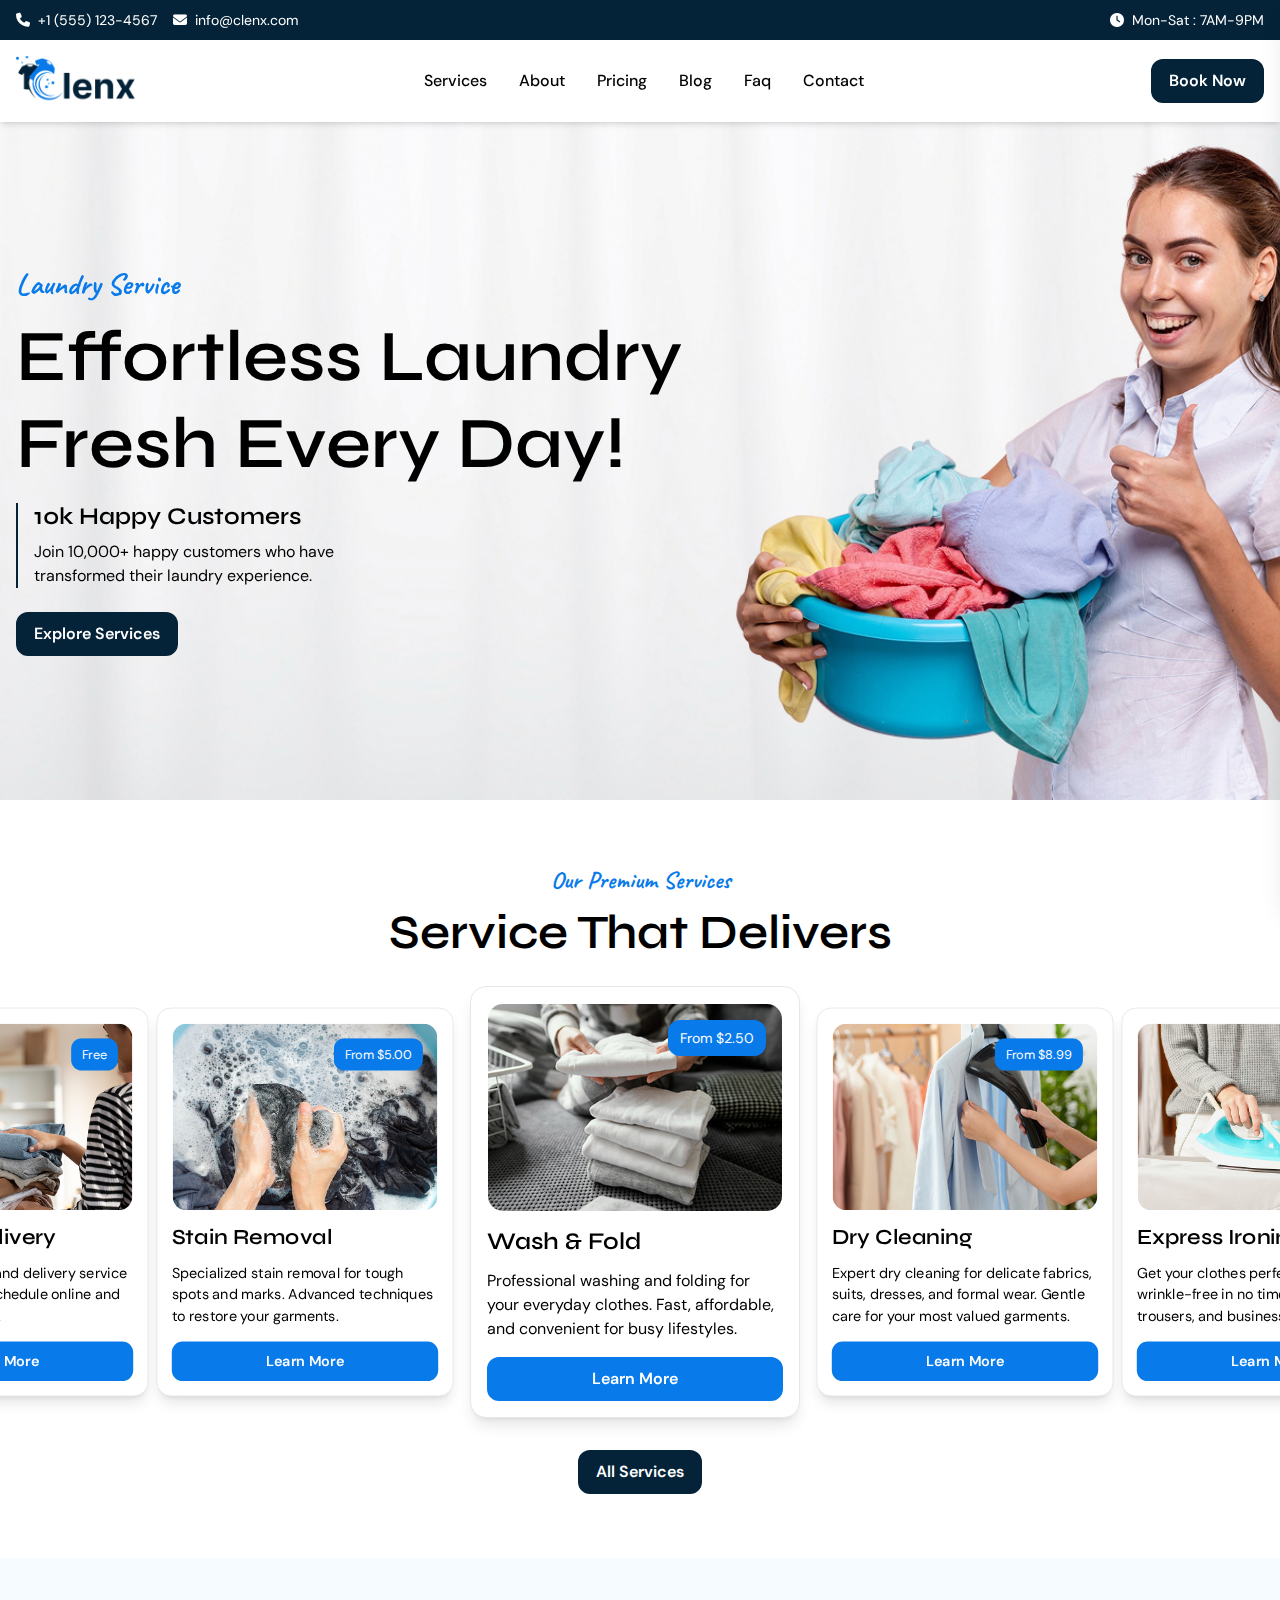
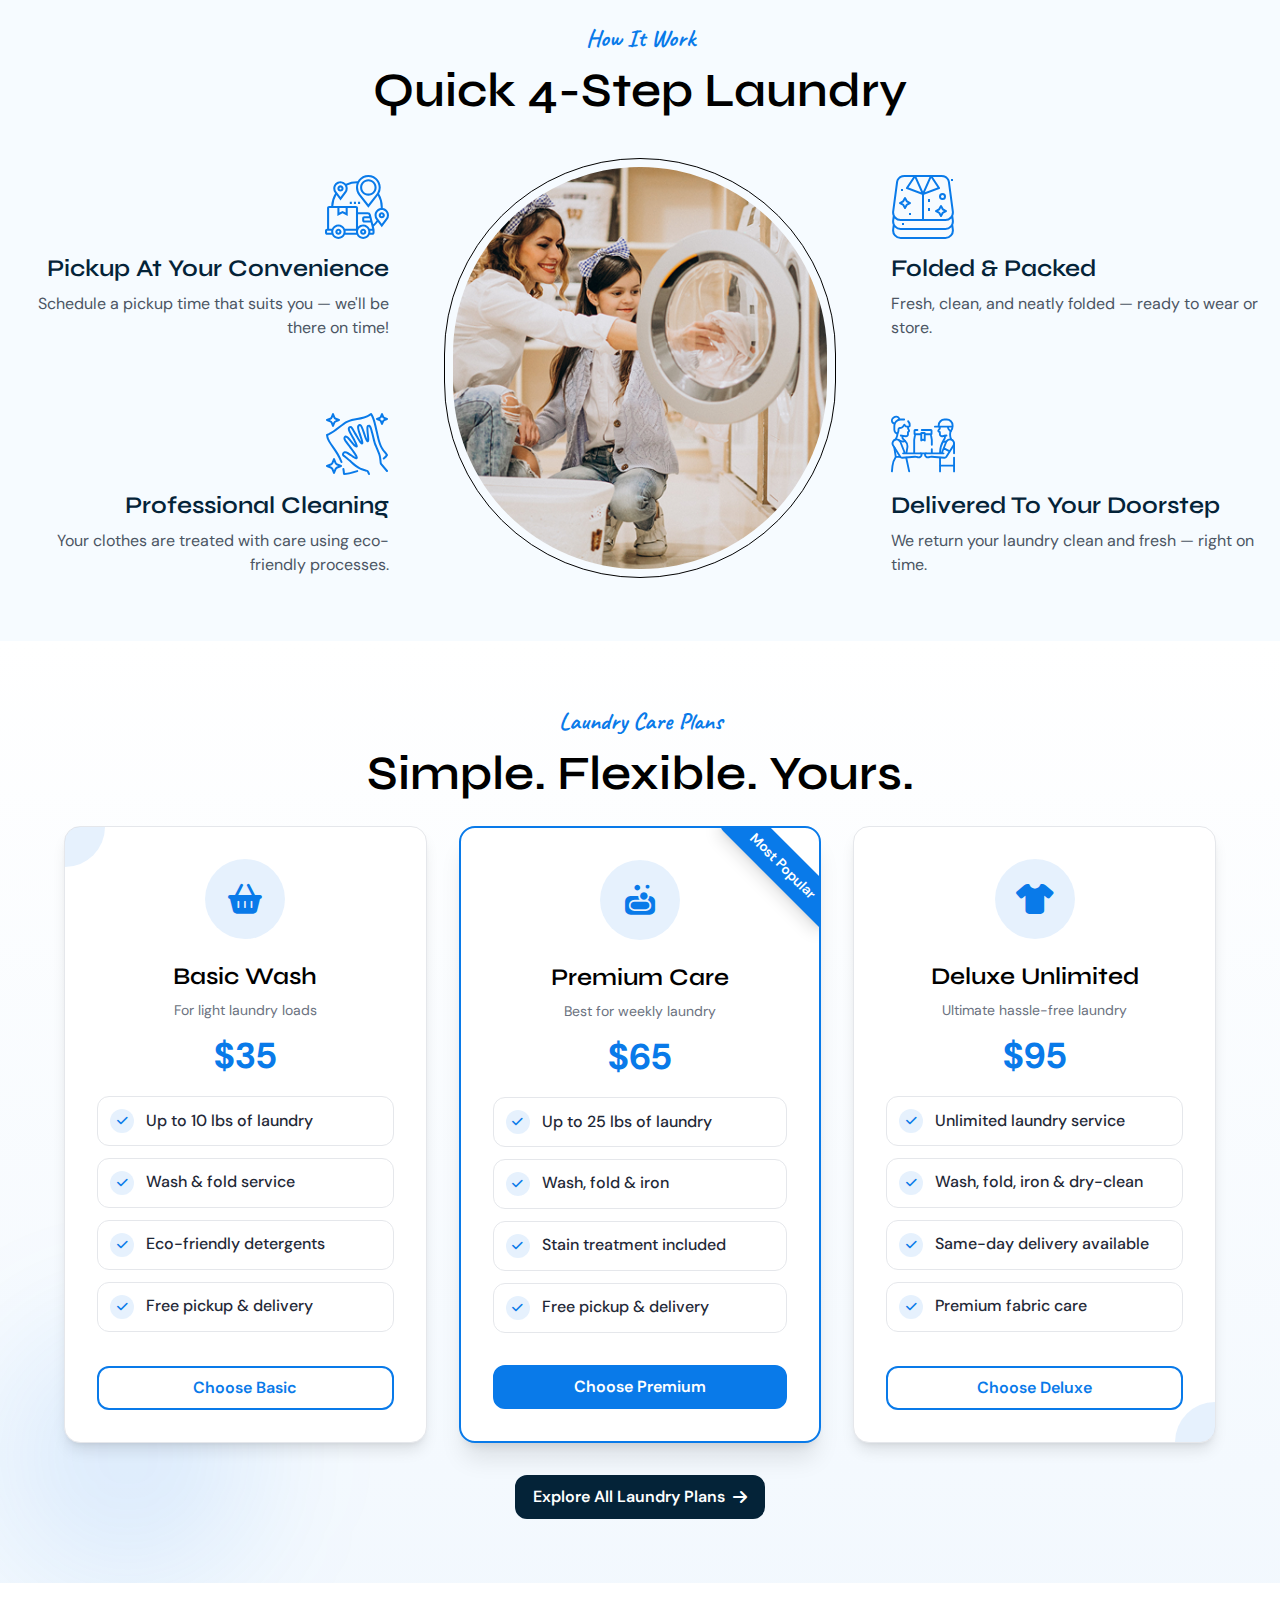
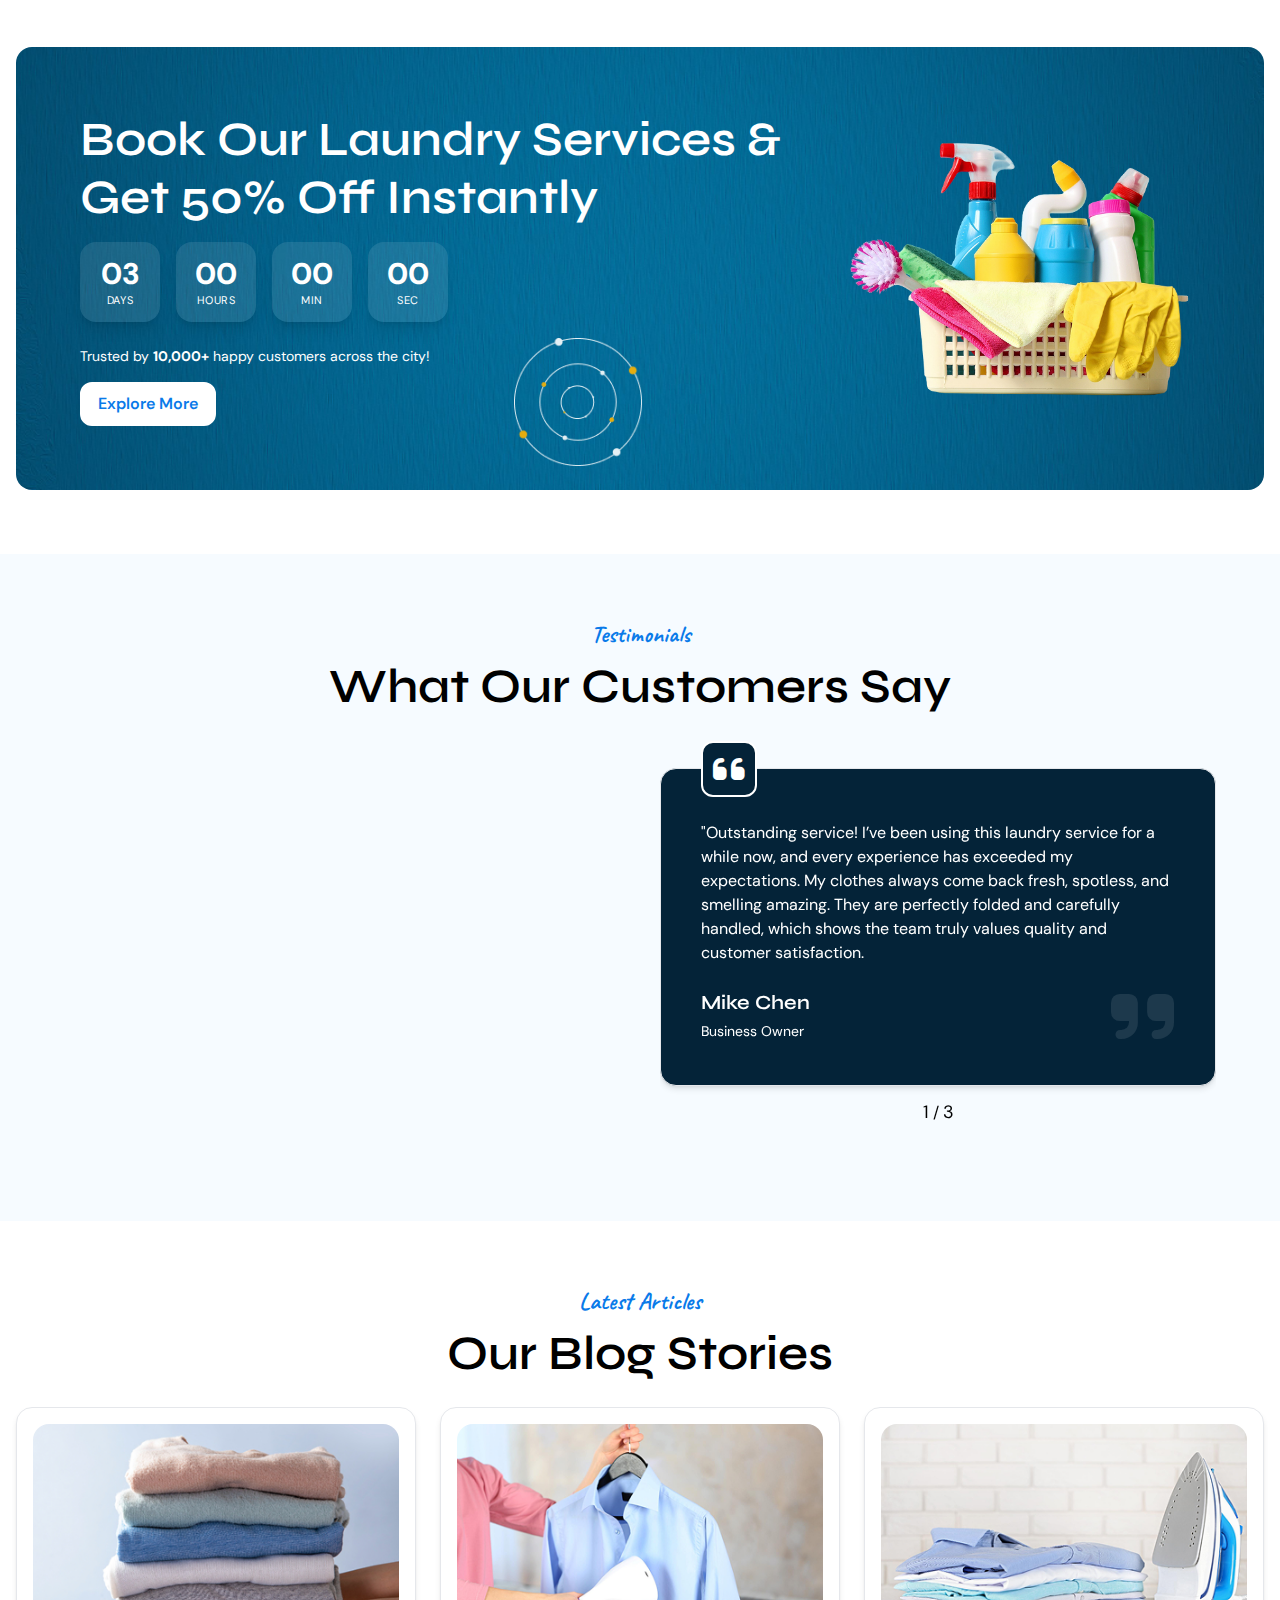
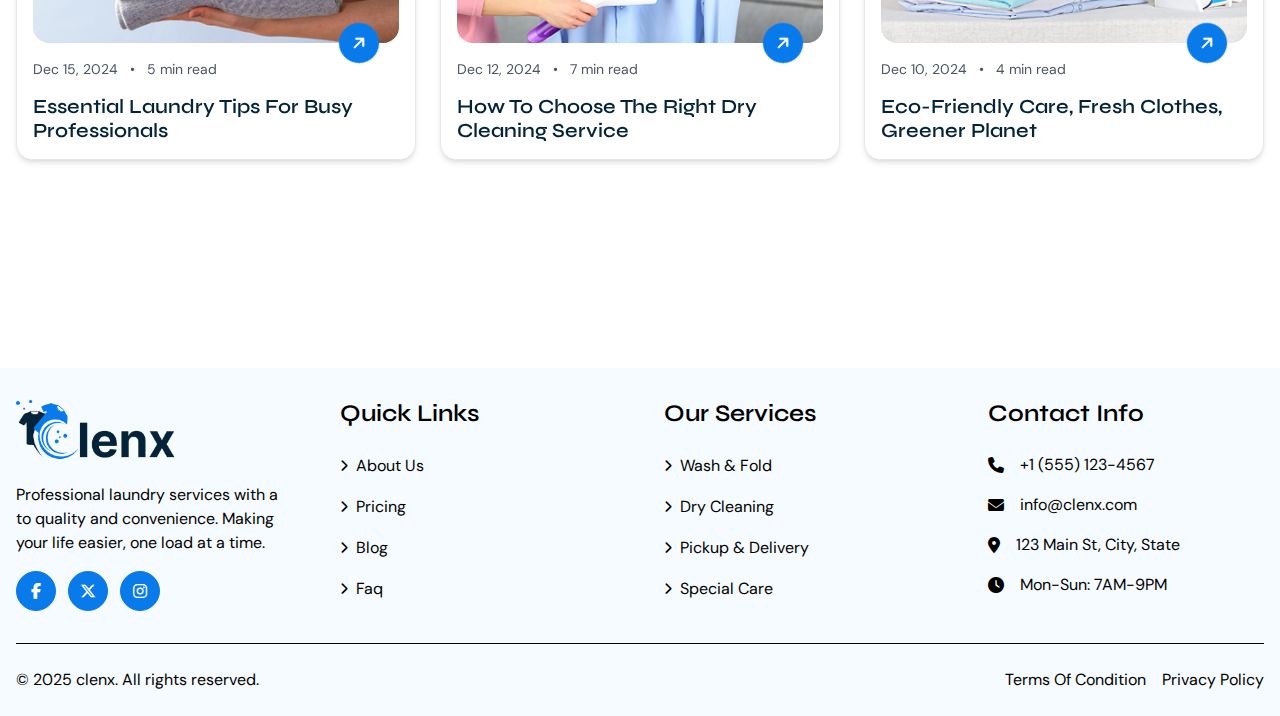
<file: index.html>
<!DOCTYPE html>
<html lang="en">
  <head>
    <meta charset="UTF-8" />
    <title>Laundry Management | WorkDo</title>
    <meta name="author" content="Workdo" />
    <meta name="viewport" content="width=device-width, initial-scale=1.0, maximum-scale=1">
    <meta name="description" content="Laundry Management by Workdo is a smart solution to manage laundry services, orders, delivery schedules, and customer requests efficiently.">
    <meta name="keywords" content="Laundry Management, Laundry Addon, Workdo, Laundry Services, Order Management, Delivery Scheduling, Customer Laundry Requests, Laundry Dashboard">
    <link rel="icon" href="assets/images/favicon.png" />
    <link
      href="https://fonts.googleapis.com/css2?family=Caveat:wght@400..700&family=DM+Sans:ital,opsz,wght@0,9..40,100..1000;1,9..40,100..1000&family=Syne:wght@400..800&display=swap"
      rel="stylesheet">
    <link rel="stylesheet" href="assets/css/all.min.css" />
    <link rel="stylesheet" href="assets/css/swiper-bundle.min.css" />
    <script src="assets/js/tailwind.js"></script>
    <link rel="stylesheet" href="assets/css/style.css" />
  </head>

  <body>
    <div class="overlay"></div>
    <!-- Header/Navigation -->
    <header class="bg-white shadow-md sticky w-full top-0 z-[3]">
      <div
        class="bg-secondary text-white py-2.5 relative overflow-hidden hidden lg:block">
        <div
          class="md:container w-full mx-auto px-4">
          <div
            class="flex flex-col sm:flex-row justify-between items-center text-sm relative z-10">
            <div class="flex items-center gap-4 mb-2 sm:mb-0">
              <span class="flex items-center">
                <i class="fas fa-phone me-2"></i>
                <a href="tel:+1 (555) 123-4567">+1 (555) 123-4567</a>
              </span>
              <span class="flex items-center">
                <i class="fas fa-envelope me-2"></i>
                <a href="mailto:info@clenx.com">info@clenx.com</a>
              </span>
            </div>
            <div class="flex items-center">
              <i class="fas fa-clock me-2"></i>
              <span class>Mon-Sat : 7AM-9PM</span>
            </div>
          </div>
        </div>
      </div>
      <nav
        class="md:container w-full mx-auto px-4 py-3 lg:py-4">
        <div class="flex items-center justify-between">
          <div
            class="flex items-center logo-col md:max-w-[120px] max-w-[100px] w-full">
            <a href="index.html" class="block">
              <img src="assets/images/logo.png" alt="Laundry management"
                class="w-full h-full object-scale-down" />
            </a>
          </div>
          <div class="hidden lg:flex gap-8 capitalize font-medium">
            <a
              href="services.html"
              class="hover:text-primary capitalize transition-all duration-300">Services</a>
            <a
              href="about.html"
              class="hover:text-primary capitalize transition-all duration-300">About</a>
            <a
              href="pricing.html"
              class="hover:text-primary capitalize transition-all duration-300">pricing</a>
              <a
              href="blog.html"
              class="hover:text-primary capitalize transition-all duration-300">Blog</a>
                    <a
            href="faq.html"
            class="hover:text-primary capitalize transition-all duration-300">faq</a>
            <a
            href="contact.html"
            class="hover:text-primary capitalize transition-all duration-300">Contact</a>
          </div>
          <div class="flex items-center gap-4">
            <a
              href="booking.html"
              class="hidden lg:inline-flex btn btn-secondary">
              Book Now
            </a>
            <button
              class="lg:hidden w-10 h-10 text-xl flex items-center justify-center"
              id="mobile-menu-toggle">
              <i class="fas fa-bars"></i>
            </button>
          </div>
        </div>
      </nav>
    </header>

    <main>
      <section>
        <div class="swiper hero-slider">
          <div class="swiper-wrapper">
            <div class="swiper-slide">
              <div
                class="banner-iteam relative z-[1] flex flex-col h-full justify-center">
                <img
                  src="assets/images/home-banner01.png"
                  alt="Laundry Service"
                  class="w-full h-full object-cover absolute top-0 start-0 z-[-1] sm:object-center object-left rtl:scale-x-[-1]" />
                <div
                  class="relative pt-10 pb-20 md:py-24 lg:py-28 xl:py-36 inset-0 flex items-center">
                  <div class="md:container w-full mx-auto px-4">
                    <div
                      class="xl:max-w-3xl lg:max-w-2xl md:max-w-xl max-w-sm relative w-full me-auto">
                      <div
                        class="md:text-3xl sm:text-2xl text-xl font-subtitle font-bold text-primary md:mb-3 mb-2">
                        Laundry Service
                      </div>
                      <h2
                        class="text-3xl sm:text-4xl md:text-5xl lg:text-6xl xl:text-7xl mb-4">
                        Effortless Laundry Fresh Every Day!
                      </h2>
                      <div class="border-s-2 border-s-secondary ps-4 mb-6">
                        <h3 class="mb-2 md:text-2xl text-xl">10k Happy
                            customers</h3>
                        <p class="max-w-sm">Join 10,000+ happy customers who
                          have transformed their laundry experience.</p>
                      </div>
                      <a href="services.html"
                        class="btn btn-secondary">
                        Explore Services
                      </a>
                    </div>
                  </div>
                </div>
              </div>
            </div>
            <div class="swiper-slide">
              <div
                class="banner-iteam relative z-[1] flex flex-col h-full justify-center">
                <img
                  src="assets/images/home-banner02.png"
                  alt="Laundry Service"
                  class="w-full h-full object-cover absolute top-0 start-0 z-[-1] sm:object-center object-left rtl:scale-x-[-1]" />
                <div
                  class="relative pt-10 pb-20 md:py-24 lg:py-28 xl:py-36 inset-0 flex items-center">
                  <div class="md:container w-full mx-auto px-4">
                     <div
                      class="xl:max-w-3xl lg:max-w-2xl md:max-w-xl max-w-sm relative w-full me-auto">
                      <div
                        class="md:text-3xl sm:text-2xl text-xl font-subtitle font-bold text-primary md:mb-3 mb-2">
                       Professional
                        Service
                      </div>
                      <h2
                        class="text-3xl sm:text-4xl md:text-5xl lg:text-6xl xl:text-7xl mb-4">
                        Laundry Done Right, Every Time
                      </h2>
                      <div class="border-s-2 border-s-secondary ps-4 mb-6">
                        <h3 class="mb-2 md:text-2xl text-xl">8k Happy
                            customers</h3>
                          <p class="max-w-sm">Join 8,000+ happy customers who
                            have transformed their laundry experience.</p>
                      </div>
                      <a href="services.html"
                        class="btn btn-secondary">
                        Explore Services
                      </a>
                    </div>
                  </div>
                </div>
              </div>
            </div>
            <div class="swiper-slide">
              <div
                class="banner-iteam relative z-[1] flex flex-col h-full justify-center">
                <img
                  src="assets/images/home-banner03.png"
                  alt="Laundry Service"
                  class="w-full h-full object-cover absolute top-0 start-0 z-[-1] sm:object-center object-left rtl:scale-x-[-1]" />
                <div
                  class="relative pt-10 pb-20 md:py-24 lg:py-28 xl:py-36 inset-0 flex items-center">
                  <div class="md:container w-full mx-auto px-4">
                    <div
                      class="xl:max-w-3xl lg:max-w-2xl md:max-w-xl max-w-sm relative w-full me-auto">
                      <div
                        class="md:text-3xl sm:text-2xl text-xl font-subtitle font-bold text-primary md:mb-3 mb-2">
                       Trusted Local Laundry Experts
                      </div>
                      <h2
                        class="text-3xl sm:text-4xl md:text-5xl lg:text-6xl xl:text-7xl mb-4">
                         Premium Laundry Clean Every Week!
                      </h2>
                      <div class="border-s-2 border-s-secondary ps-4 mb-6">
                        <h3 class="mb-2 md:text-2xl text-xl">12k Happy
                            customers</h3>
                          <p class="max-w-sm">Join 12,000+ happy customers who
                            have transformed their laundry experience.</p>
                      </div>
                      <a href="services.html"
                        class="btn btn-secondary">
                        Explore Services
                      </a>
                    </div>
                  </div>
                </div>
              </div>
            </div>
          </div>
          <div class="arrow-wrapper md:block flex md:gap-0 gap-4 ms-4">
            <div class="hero-arrow bg-transparent swiper-button-prev">
              <i class="fa-solid fa-angles-right md:text-4xl text-3xl scale-x-[-1]"></i>
            </div>
            <div class="hero-arrow bg-transparent swiper-button-next">
              <i class="fa-solid fa-angles-right md:text-4xl text-3xl"></i>
            </div>
          </div>
        </div>
      </section>
      <section class="py-10 lg:py-16 relative overflow-hidden">
        <div class="md:container w-full mx-auto px-4">
          <div class="text-center md:mb-6 mb-4">
            <div class="text-2xl font-subtitle font-bold text-primary capitalize mb-2">Our Premium Services</div>
            <h2 class="text-2xl sm:text-3xl md:text-4xl lg:text-5xl mb-3 md:mb-4">
              Service That Delivers
            </h2>
          </div>
        </div>
          <div class="service-slider swiper md:px-0 px-4 pb-5 -mb-5 md:-me-10">
            <div class="swiper-wrapper">
              <div class="swiper-slide">
                <div class="group h-full p-4 rounded-2xl bg-white shadow-lg border flex flex-col">
                  <div class="relative pt-[70%] overflow-hidden rounded-2xl mb-4 transition-all duration-300 border border-white">
                    <img
                      src="assets/images/services-img01.png"
                      alt="Wash & Fold Service"
                      class="absolute inset-0 w-full h-full object-cover transition-transform duration-300 group-hover:scale-110" />
                      <div
                          class="absolute top-4 end-4 bg-primary text-white px-3 py-2 rounded-xl text-sm">
                          From $2.50
                        </div>
                  </div>
                  <div class="flex flex-col h-full">
                    <div class="flex-1">
                      <h3
                          class="text-lg lg:text-2xl mb-3">
                          <a href="service-details.html"> Wash & Fold</a>
                        </h3>
                      <p class="mb-4 line-clamp-3">
                        Professional washing and folding for your everyday
                        clothes. Fast, affordable, and convenient for busy
                        lifestyles.
                      </p>
                    </div>
                    <div class="flex gap-3">
                      <a
                        href="service-details.html"
                        class="flex-1 btn text-center">Learn
                        More</a>
                    </div>
                  </div>
                </div>
              </div>
              <div class="swiper-slide">
                <div class="group h-full p-4 rounded-2xl bg-white shadow-lg border flex flex-col">
                  <div class="relative pt-[70%] overflow-hidden rounded-2xl mb-4 transition-all duration-300 border border-white">
                    <img
                      src="assets/images/services-img02.png"
                      alt="Dry Cleaning Service"
                      class="absolute inset-0 w-full h-full object-cover transition-transform duration-300 group-hover:scale-110" />
                      <div
                          class="absolute top-4 end-4 bg-primary text-white px-3 py-2 rounded-xl text-sm">
                          From $8.99
                        </div>
                  </div>
                  <div class="flex flex-col h-full">
                    <div class="flex-1">
                      <h3
                          class="text-lg lg:text-2xl mb-3">
                          <a href="service-details.html"> Dry Cleaning</a>
                        </h3>
                      <p class="mb-4 line-clamp-3">
                        Expert dry cleaning for delicate fabrics, suits, dresses,
                        and formal wear. Gentle care for your most valued garments.
                      </p>
                    </div>
                    <div class="flex gap-3">
                        <a
                          href="service-details.html"
                          class="flex-1 btn text-center">Learn
                          More</a>
                      </div>
                  </div>
                </div>
              </div>
              <div class="swiper-slide">
                <div class="group h-full p-4 rounded-2xl bg-white shadow-lg border flex flex-col">
                  <div class="relative pt-[70%] overflow-hidden rounded-2xl mb-4 transition-all duration-300 border border-white">
                    <img
                      src="assets/images/services-img03.png"
                      alt="Express Ironing Service"
                      class="absolute inset-0 w-full h-full object-cover transition-transform duration-300 group-hover:scale-110" />
                      <div
                          class="absolute top-4 end-4 bg-primary text-white px-3 py-2 rounded-xl text-sm">
                          From $1.50
                        </div>
                  </div>
                  <div class="flex flex-col h-full">
                    <div class="flex-1">
                      <h3
                          class="text-lg lg:text-2xl mb-3">
                          <a href="service-details.html"> Express Ironing</a>
                        </h3>
                      <p class="mb-4 line-clamp-3">
                        Get your clothes perfectly pressed and wrinkle-free in no
                        time. Ideal for shirts, trousers, and business attire.
                      </p>
                    </div>
                    <div class="flex gap-3">
                        <a
                          href="service-details.html"
                          class="flex-1 btn text-center">Learn
                          More</a>
                      </div>
                  </div>
                </div>
              </div>
              <div class="swiper-slide">
                <div class="group h-full p-4 rounded-2xl bg-white shadow-lg border flex flex-col">
                  <div class="relative pt-[70%] overflow-hidden rounded-2xl mb-4 transition-all duration-300 border border-white">
                    <img
                      src="assets/images/services-img04.png"
                      alt="Pickup & Delivery Service"
                      class="absolute inset-0 w-full h-full object-cover transition-transform duration-300 group-hover:scale-110" />
                      <div
                          class="absolute top-4 end-4 bg-primary text-white px-3 py-2 rounded-xl text-sm">
                          Free
                        </div>
                  </div>
                  <div class="flex flex-col h-full">
                    <div class="flex-1">
                      <h3
                          class="text-lg lg:text-2xl mb-3">
                          <a href="service-details.html"> Pickup & Delivery</a>
                        </h3>
                      <p class="mb-4 line-clamp-3">
                        Convenient pickup and delivery service right to your door.
                        Schedule online and we'll handle the rest.
                      </p>
                    </div>
                    <div class="flex gap-3">
                        <a
                          href="service-details.html"
                          class="flex-1 btn text-center">Learn
                          More</a>
                      </div>
                  </div>
                </div>
              </div>
              <div class="swiper-slide">
                <div class="group h-full p-4 rounded-2xl bg-white shadow-lg border flex flex-col">
                  <div class="relative pt-[70%] overflow-hidden rounded-2xl mb-4 transition-all duration-300 border border-white">
                    <img
                      src="assets/images/services-img05.png"
                      alt="Stain Removal Service"
                      class="absolute inset-0 w-full h-full object-cover transition-transform duration-300 group-hover:scale-110" />
                      <div
                          class="absolute top-4 end-4 bg-primary text-white px-3 py-2 rounded-xl text-sm">
                          From $5.00
                        </div>
                  </div>
                  <div class="flex flex-col h-full">
                    <div class="flex-1">
                      <h3
                          class="text-lg lg:text-2xl mb-3">
                          <a href="service-details.html"> Stain Removal</a>
                        </h3>
                      <p class="mb-4 line-clamp-3">
                        Specialized stain removal for tough spots and marks.
                        Advanced techniques to restore your garments.
                      </p>
                    </div>
                    <div class="flex gap-3">
                        <a
                          href="service-details.html"
                          class="flex-1 btn text-center">Learn
                          More</a>
                      </div>
                  </div>
                </div>
              </div>
            </div>
            <div class="arrow-wrapper md:block flex md:gap-0 gap-4 ms-4">
            <div class="service-arrow bg-transparent swiper-button-prev">
              <i class="fa-solid fa-angles-right md:text-4xl text-3xl scale-x-[-1]"></i>
            </div>
            <div class="service-arrow bg-transparent swiper-button-next md:!end-10">
              <i class="fa-solid fa-angles-right md:text-4xl text-3xl"></i>
            </div>
          </div>
          </div>
          <div class="text-center md:mt-8 mt-6">
            <a href="services.html" class="btn btn-secondary">All Services</a>
          </div>
      </section>
      <section class="py-10 lg:py-16 bg-light">
        <div class="md:container w-full mx-auto px-4">
            <div class="text-center lg:mb-14 md:mb-8 mb-6">
              <div class="md:text-2xl text-xl font-subtitle font-bold text-primary capitalize mb-2">how it work</div>
              <h2 class="text-2xl sm:text-3xl md:text-4xl xl:text-5xl">
                Quick 4-Step Laundry
              </h2>
            </div>
          <div class="grid md:grid-cols-3 items-center xl:gap-16 md:gap-8 gap-4">
            <div class="xl:space-y-14 md:space-y-8 grid md:grid-cols-1 sm:grid-cols-2 gap-4">
                <div class="md:text-end sm:text-start text-center max-w-sm sm:ms-auto mx-auto">
                  <div class="lg:w-16 lg:h-16 w-12 h-12 md:ms-auto mb-4 sm:mx-0 mx-auto">
                    <svg xmlns="http://www.w3.org/2000/svg" version="1.1" xmlns:xlink="http://www.w3.org/1999/xlink" width="100%" height="100%" x="0" y="0" viewBox="0 0 62 62" style="enable-background:new 0 0 512 512" xml:space="preserve" ><g><path d="M37 52c-1.654 0-3 1.346-3 3s1.346 3 3 3 3-1.346 3-3-1.346-3-3-3zm0 4a1.001 1.001 0 0 1 0-2 1.001 1.001 0 0 1 0 2zM13 52c-1.654 0-3 1.346-3 3s1.346 3 3 3 3-1.346 3-3-1.346-3-3-3zm0 4a1.001 1.001 0 0 1 0-2 1.001 1.001 0 0 1 0 2zM15 16c1.654 0 3-1.346 3-3s-1.346-3-3-3-3 1.346-3 3 1.346 3 3 3zm0-4a1.001 1.001 0 1 1-1 1c0-.552.449-1 1-1zM55 36c-1.654 0-3 1.346-3 3s1.346 3 3 3 3-1.346 3-3-1.346-3-3-3zm0 4a1.001 1.001 0 0 1 0-2 1.001 1.001 0 0 1 0 2z" fill="var(--primary-color)" opacity="1" data-original="#000000" ></path><path d="M55.956 32.073c.015-.358.044-.716.044-1.073 0-4.558-1.244-8.989-3.58-12.87A12.047 12.047 0 0 0 54 12.196V12c0-6.617-5.383-12-12-12-4.438 0-8.313 2.428-10.389 6.02a25.287 25.287 0 0 0-11.327 2.403A6.981 6.981 0 0 0 15 6c-3.86 0-7 3.141-7 7a7.04 7.04 0 0 0 1.4 4.199l.414.552A24.848 24.848 0 0 0 6.037 30H4c-1.103 0-2 .897-2 2v20c-1.103 0-2 .897-2 2v2c0 1.103.897 2 2 2h4.685c1.126 2.361 3.53 4 6.315 4s5.189-1.639 6.315-4h11.37c1.126 2.361 3.53 4 6.315 4s5.189-1.639 6.315-4H46c1.103 0 2-.897 2-2v-2.754c0-.244-.03-.488-.089-.728l-.64-2.56a25.002 25.002 0 0 0 3.968-4.307L55 50.667l5.6-7.467A7.04 7.04 0 0 0 62 39c0-3.534-2.636-6.458-6.044-6.927zM42 2c5.514 0 10 4.486 10 10v.195c0 2.23-.759 4.425-2.137 6.178L42 28.382l-7.863-10.009A10.04 10.04 0 0 1 32 12.195V12c0-5.514 4.486-10 10-10zM15 8c2.757 0 5 2.243 5 5a5.023 5.023 0 0 1-1 2.999l-4 5.334-4-5.334A5.023 5.023 0 0 1 10 13c0-2.757 2.243-5 5-5zM4 32h8v7.618l5-2.5 5 2.5V32h8v20H19.315c-1.126-2.361-3.53-4-6.315-4s-5.189 1.639-6.315 4H4zm10 0h6v4.382l-3-1.5-3 1.5zm18 6h9.438a1 1 0 0 1 .97.757L42.719 40H38c-1.103 0-2 .897-2 2v2c0 1.103.897 2 2 2h6.219l1.5 6h-2.404c-1.126-2.361-3.53-4-6.315-4-1.958 0-3.728.81-5 2.111zm11.719 6H38v-2h5.219zM2 56v-2h4.08c-.047.328-.08.66-.08 1s.033.672.08 1zm11 4c-2.757 0-5-2.243-5-5s2.243-5 5-5 5 2.243 5 5-2.243 5-5 5zm6.92-4c.047-.328.08-.66.08-1s-.033-.672-.08-1h10.16c-.047.328-.08.66-.08 1s.033.672.08 1zM37 60c-2.757 0-5-2.243-5-5s2.243-5 5-5 5 2.243 5 5-2.243 5-5 5zm6.92-4c.047-.328.08-.66.08-1s-.033-.672-.08-1H46v2zm2.805-8.225-2.376-9.503A2.998 2.998 0 0 0 41.438 36H32v-4c0-1.103-.897-2-2-2H8.036a22.853 22.853 0 0 1 3.067-10.529L15 24.667l5.6-7.467A7.04 7.04 0 0 0 22 13a6.944 6.944 0 0 0-.63-2.885 22.697 22.697 0 0 1 9.326-2.106A11.947 11.947 0 0 0 30 12v.195c0 2.677.911 5.311 2.564 7.414L42 31.618l9.17-11.671A22.939 22.939 0 0 1 54 31c0 .361-.028.724-.044 1.087C50.591 32.594 48 35.496 48 39a7.04 7.04 0 0 0 1.4 4.199l.577.77a23.038 23.038 0 0 1-3.252 3.806zM59 41.999l-4 5.334-4-5.334A5.023 5.023 0 0 1 50 39c0-2.757 2.243-5 5-5s5 2.243 5 5a5.023 5.023 0 0 1-1 2.999z" fill="var(--primary-color)" opacity="1" data-original="#000000" ></path><path d="M42 20c4.411 0 8-3.589 8-8s-3.589-8-8-8-8 3.589-8 8 3.589 8 8 8zm0-14c3.309 0 6 2.691 6 6s-2.691 6-6 6-6-2.691-6-6 2.691-6 6-6zM24 26h2v2h-2zM28 26h2v2h-2zM32 26h2v2h-2z" fill="var(--primary-color)" opacity="1" data-original="#000000" ></path></g></svg>
                   </div>
                  <h4 class="xl:text-2xl md:text-xl text-base font-semibold text-secondary mb-2"> Pickup At Your Convenience
                  </h4>
                  <p class="text-gray-600"> Schedule a pickup time that suits you — we'll be there on time!
                  </p>
                </div>
                <div class="md:text-end sm:text-start text-center max-w-sm sm:ms-auto mx-auto">
                  <div class="lg:w-16 lg:h-16 w-12 h-12 md:ms-auto mb-4 sm:mx-0 mx-auto">
                      <svg xmlns="http://www.w3.org/2000/svg" version="1.1" xmlns:xlink="http://www.w3.org/1999/xlink" width="100%" height="100%" x="0" y="0" viewBox="0 0 64 64" style="enable-background:new 0 0 512 512" xml:space="preserve" ><g><path d="M56.818 51.339c-.147-.367-.243-1.531-.321-2.477-.169-2.053-.401-4.865-1.382-7.401-.424-1.098-1.306-3.181-2.159-5.195-.946-2.235-2.124-5.017-2.254-5.489-.498-1.805-1.024-3.956-1.533-6.036-.879-3.59-1.709-6.981-2.45-8.945-.674-1.789-1.37-2.728-2.254-3.045-.884-.318-1.624.107-1.867.248-1.588.914-1.333 4.077-.745 9.588.141 1.318.326 3.055.375 4.329-.516-1.111-1.212-2.893-2.026-5.463-2.051-6.482-3.181-8.746-4.648-9.316-.405-.157-1.04-.257-1.767.162-2.717 1.563-1.772 4.43.111 10.142.345 1.038.368 1.142 1.038 3.111.432 1.271.969 2.849 1.243 3.956-1.071-1.446-2.658-4.253-3.671-6.012-.8-1.38-1.477-2.57-2.058-3.589-2.445-4.292-3.183-5.588-4.392-5.917-.717-.193-1.33.08-1.782.34-.727.418-1.19.985-1.378 1.687-.49 1.83.884 4.468 4.377 10.497 1.349 2.329 2.5 4.771 3.1 6.291-1.02-.932-2.429-2.657-3.383-3.825-2.881-3.527-5.158-6.311-7.132-5.174-.668.384-1.121.959-1.31 1.664-.257.959-.019 2.08.708 3.332.412.712 1.59 2.254 3.219 4.388 2.47 3.234 7.363 9.641 8.221 11.926-.902-.375-2.52-1.547-3.664-2.375-3-2.173-6.099-4.421-8.192-3.217-.982.565-1.579 1.292-1.773 2.161-.621 2.77 1.765 2.721 7.229 7.832 2.36 2.201 4.556 4.497 8.659 7.047 3.781 2.349 8.557 3.08 9.143 3.575.55.95.948 2.162.953 2.174.409 1.257 2.313.647 1.902-.619-.019-.058-.465-1.421-1.124-2.559-.942-1.625-5.551-1.619-9.818-4.271-3.8-2.362-5.961-4.58-8.349-6.81-1.924-1.799-5.722-4.745-6.579-5.405a.879.879 0 0 1-.062-.541c.09-.367.494-.666.816-.851.968-.557 4.131 1.734 6.021 3.104 2.785 2.018 4.798 3.478 6.256 2.636.353-.203.593-.544.676-.961.358-1.783-2.402-5.778-8.726-14.058-1.465-1.918-2.73-3.575-3.079-4.177-.431-.743-.615-1.402-.505-1.811a.706.706 0 0 1 .306-.425h.001c.829 0 3.317 3.047 4.655 4.684 2.764 3.384 4.949 6.054 6.813 4.981.23-.132.446-.423.515-.68.438-1.631-3.722-8.961-3.765-9.035-2.635-4.548-4.477-7.854-4.175-8.977.022-.083.068-.255.444-.471.181-.104.265-.131.264-.141.463.214 1.603 2.214 3.175 4.974.583 1.023 1.262 2.216 2.065 3.602 2.797 4.759 4.8 8.863 6.792 7.719 1.461-.841.68-3.139-.739-7.31-.754-2.218-.572-1.709-1.032-3.094-1.761-5.342-2.259-7.065-.973-7.814 1.905.542 4.668 15.081 7.403 16.143.373.146.766.118 1.101-.076 1.205-.692 1.028-2.858.513-7.69-.26-2.434-.743-6.963-.248-7.643.133-.076.197-.092.199-.097.047.023.452.269 1.054 1.867.698 1.851 1.553 5.34 2.378 8.714.513 2.094 1.042 4.259 1.548 6.093.155.559.987 2.54 2.34 5.736.847 2 1.722 4.068 2.135 5.137.877 2.267 1.086 4.805 1.254 6.844.073.887.172 2.886.712 3.515l6.021 7.104a.999.999 0 1 0 1.525-1.293zM31.925 58.134c-5.044 1.588-9.408 2.609-12.003 2.824-.124-1.4-.31-2.789-.557-4.142a1.001 1.001 0 0 0-1.968.36c.291 1.591.494 3.237.604 4.891.036.525.473.933.999.933 2.623 0 7.553-1.078 13.526-2.958a1.001 1.001 0 0 0-.601-1.908z" fill="var(--primary-color)" opacity="1" data-original="#000000" ></path><path d="M60.61 39.537c-2.488-3.177-3.858-4.927-5.654-10.828-.635-2.089-1.307-5.138-2.018-8.366-1.64-7.447-3.499-15.887-6.182-18.996A1 1 0 0 0 45.4 1.2c-4.029 3.022-8.819 3.917-13.451 4.783-3.527.659-7.175 1.341-10.471 2.952-1.886.922-4.378 2.834-7.263 5.047-4.095 3.142-8.737 6.703-12.554 8.076a1 1 0 0 0-.659 1.008c.289 4.27 3.017 8.13 6.176 12.599 2.882 4.078 6.148 8.699 8.355 14.685.458 1.239 2.337.558 1.877-.691-2.298-6.234-5.646-10.97-8.599-15.148-2.791-3.949-5.225-7.394-5.736-10.856 3.937-1.626 8.396-5.047 12.357-8.086 2.683-2.059 5.218-4.003 6.924-4.837 3.051-1.492 6.407-2.119 9.959-2.783 4.559-.852 9.262-1.731 13.462-4.565 2.105 3.302 3.813 11.059 5.207 17.389.72 3.268 1.399 6.354 2.058 8.518 1.903 6.259 3.442 8.224 5.992 11.479.533.681 1.112 1.42 1.752 2.274-.601.859-1.488 1.772-2.646 2.723a1 1 0 0 0 1.268 1.546c1.594-1.308 2.758-2.592 3.458-3.817a1 1 0 0 0-.063-1.089c-.815-1.11-1.538-2.033-2.193-2.87zM16.372 53.071l-3.805-1.521a2.006 2.006 0 0 1-1.114-1.113l-1.524-3.808a1.002 1.002 0 0 0-1.857-.001l-1.525 3.809a2.006 2.006 0 0 1-1.114 1.113l-3.804 1.521a1 1 0 0 0-.001 1.858l3.805 1.521c.506.202.912.608 1.114 1.113l1.524 3.808a1.002 1.002 0 0 0 1.857.001l1.525-3.809a2.006 2.006 0 0 1 1.114-1.113l3.804-1.521a1 1 0 0 0 .001-1.858zm-4.547 1.522a4.013 4.013 0 0 0-2.229 2.227L9 58.309l-.596-1.488a4.01 4.01 0 0 0-2.228-2.228L4.693 54l1.482-.593a4.01 4.01 0 0 0 2.229-2.227L9 49.691l.596 1.488a4.012 4.012 0 0 0 2.229 2.228l1.482.593zM51.629 7.929l2.717 1.086c.29.116.521.347.637.636l1.088 2.72a1.002 1.002 0 0 0 1.857.001l1.089-2.72a1.14 1.14 0 0 1 .637-.636l2.717-1.086a1.003 1.003 0 0 0 0-1.859l-2.717-1.086a1.147 1.147 0 0 1-.637-.636l-1.088-2.72a1.002 1.002 0 0 0-1.857-.001l-1.089 2.72a1.14 1.14 0 0 1-.637.636L51.629 6.07a1.003 1.003 0 0 0 0 1.859zm3.459-1.087c1.522-.608 1.818-1.997 1.912-2.15.074.122.378 1.538 1.912 2.15l.394.158-.395.158c-1.522.608-1.818 1.997-1.911 2.15-.074-.122-.378-1.538-1.912-2.15L54.694 7zM1.629 8.929l3.261 1.304c.397.159.717.478.876.875l1.306 3.264a1 1 0 0 0 1.856 0l1.306-3.264c.159-.398.479-.717.876-.875l3.261-1.304a1 1 0 0 0 0-1.858L11.11 5.768a1.581 1.581 0 0 1-.876-.875L8.928 1.628a1 1 0 0 0-1.856 0L5.766 4.892c-.16.398-.479.717-.876.876L1.629 7.071a1 1 0 0 0 0 1.858zm4.003-1.304a3.59 3.59 0 0 0 1.99-1.989L8 4.692l.378.944a3.59 3.59 0 0 0 1.99 1.989l.938.375-.938.375a3.59 3.59 0 0 0-1.99 1.989L8 11.308l-.378-.944a3.59 3.59 0 0 0-1.99-1.989L4.694 8z" fill="var(--primary-color)" opacity="1" data-original="#000000" ></path></g></svg>
                  </div>
                  <h4 class="xl:text-2xl md:text-xl text-base font-semibold text-secondary mb-2"> Professional Cleaning
                  </h4>
                  <p class="text-gray-600"> Your clothes are treated with care using eco-friendly
                      processes.
                  </p>
                </div>
            </div>
            <div class="relative md:block hidden w-full md:pt-[100%] pt-[58%] md:max-w-full mb-4 max-w-[calc(100%-20px)] mx-auto lg:rounded-full rounded-xl h-full outline outline-1 outline-offset-8 overflow-hidden">
              <img
                src="assets/images/how-work-img.png"
                alt="Laundry Process"
                class="w-full h-full inset-0 absolute object-cover" />
            </div>
            <div class="xl:space-y-14 md:space-y-8 grid md:grid-cols-1 sm:grid-cols-2 gap-4">
                <div class="sm:text-start text-center max-w-sm sm:me-auto mx-auto">
                  <div class="lg:w-16 lg:h-16 w-12 h-12 me-auto mb-4 sm:mx-0 mx-auto">
                      <svg xmlns="http://www.w3.org/2000/svg" version="1.1" xmlns:xlink="http://www.w3.org/1999/xlink" width="100%" height="100%" x="0" y="0" viewBox="0 0 512 512" style="enable-background:new 0 0 512 512" xml:space="preserve" ><g><path d="M412 200.157a28 28 0 1 0-28-28 28.031 28.031 0 0 0 28 28zm0-40a12 12 0 1 1-12 12 12.013 12.013 0 0 1 12-12zM480 32.157h16v16h-16zM88 384.157h16v16H88zM144 304.157h16v16h-16zM80 112.157h16v16H80zM68.161 231.176l23.8 13.019L104.981 268a8 8 0 0 0 14.038 0l13.018-23.8 23.8-13.019a8 8 0 0 0 0-14.037l-23.8-13.018-13.018-23.8a8 8 0 0 0-14.038 0l-13.018 23.8-23.8 13.018a8 8 0 0 0 0 14.037zm33.539-14.142a8 8 0 0 0 3.181-3.18L112 200.83l7.123 13.024a8 8 0 0 0 3.181 3.18l13.024 7.123-13.028 7.124a8.006 8.006 0 0 0-3.18 3.18L112 247.485l-7.123-13.024a8.006 8.006 0 0 0-3.18-3.18l-13.024-7.124zM407.019 244.318a8 8 0 0 0-14.038 0l-13.018 23.8-23.8 13.018a8 8 0 0 0 0 14.037l23.8 13.019L392.981 332a8 8 0 0 0 14.038 0l13.018-23.8 23.8-13.019a8 8 0 0 0 0-14.037l-23.8-13.018zm3.284 50.963a8.006 8.006 0 0 0-3.18 3.18L400 311.485l-7.123-13.024a8.006 8.006 0 0 0-3.18-3.18l-13.024-7.124 13.024-7.123a8 8 0 0 0 3.181-3.18L400 264.83l7.123 13.024a8 8 0 0 0 3.181 3.18l13.024 7.123z" fill="var(--primary-color)" opacity="1" data-original="#000000" ></path><path d="M497.665 398.5a67.974 67.974 0 0 0 4.737-35.843l-4.6-36.3a67.868 67.868 0 0 0 4.6-35.536L471.139 54.895C466.629 22.573 438.935 0 403.791 0H108.209C73.065 0 45.371 22.573 40.854 54.949L9.606 290.76a67.978 67.978 0 0 0 4.594 35.587l-4.6 36.307a67.974 67.974 0 0 0 4.735 35.846l-4.729 36.1A68 68 0 0 0 76.954 512h358.092a68 68 0 0 0 67.354-77.331zM25.453 364.813l.013-.1 2.24-17.686a67.966 67.966 0 0 0 49.247 21.13h358.093a67.966 67.966 0 0 0 49.247-21.13l2.24 17.686.013.1a52 52 0 0 1-51.5 59.187H76.954a52 52 0 0 1-51.5-59.187zM204.3 16h103.4L256 132.441zm36.643 121.969L140.241 100.2l50.354-75.65zM321.405 24.55l50.354 75.65-100.707 37.769zm133.879 32.5 31.263 235.92a52 52 0 0 1-51.5 59.187H264V157.7l122.809-46.053a8 8 0 0 0 3.851-11.923L334.935 16h68.857c27.373 0 48.069 16.519 51.493 41.051zM25.46 292.916 56.708 57.105C60.139 32.519 80.835 16 108.209 16h68.857L121.34 99.725a8 8 0 0 0 3.851 11.923L248 157.7v194.457H76.954a52 52 0 0 1-51.494-59.241zm448.814 185.219A51.983 51.983 0 0 1 435.046 496H76.954a52 52 0 0 1-51.492-59.253l2.33-17.785A67.967 67.967 0 0 0 76.954 440h358.092a67.967 67.967 0 0 0 49.163-21.038l2.338 17.851a51.982 51.982 0 0 1-12.273 41.322z" fill="var(--primary-color)" opacity="1" data-original="#000000" ></path><path d="M296 192.157h16v24h-16zM296 264.157h16v24h-16z" fill="var(--primary-color)" opacity="1" data-original="#000000" ></path></g></svg>
                  </div>
                  <h4 class="xl:text-2xl md:text-xl text-base font-semibold text-secondary mb-2"> Folded & Packed
                  </h4>
                  <p class="text-gray-600">  Fresh, clean, and neatly folded — ready to wear or store.
                  </p>
                </div>
                <div class="sm:text-start text-center max-w-sm sm:me-auto mx-auto">
                  <div class="lg:w-16 lg:h-16 w-12 h-12 me-auto mb-4 sm:mx-0 mx-auto">
                    <svg xmlns="http://www.w3.org/2000/svg" version="1.1" xmlns:xlink="http://www.w3.org/1999/xlink" width="100%" height="100%" x="0" y="0" viewBox="0 0 512 512" style="enable-background:new 0 0 512 512" xml:space="preserve" ><g><path d="m121.997 365.834 23.426 109.17M38.064 359.46h35.138M319.02 179.124l6.85 40c.45 2.67.68 5.37.68 8.07v34.88M326.55 327.965v-30.891M236.78 330.784h43.33M192.976 179.122l-6.844 40.008a47.802 47.802 0 0 0-.685 8.065v100.768M246.25 144.115h73.4c2.56 0 4.64 2.07 4.64 4.64v25.06c0 2.56-2.08 4.64-4.64 4.64h-47.4M211.25 144.115h-18.48c-2.56 0-4.64 2.07-4.64 4.64v25.06c0 2.56 2.08 4.64 4.64 4.64h46.1" style="stroke-width:15;stroke-linecap:round;stroke-linejoin:round;stroke-miterlimit:10;" fill="none" stroke="var(--primary-color)" stroke-width="15" stroke-linecap="round" stroke-linejoin="round" stroke-miterlimit="10" data-original="#000000" ></path><path d="M269.996 227.731 256 221.042l-13.996 6.689v-56.958a3.087 3.087 0 0 1 3.087-3.087h21.818a3.087 3.087 0 0 1 3.087 3.087v56.958zM392.299 364.954v110.05M443.344 235.175a47.26 47.26 0 0 1-23.236 2.685h0M455.495 119.666h0a33.856 33.856 0 0 0 14.129 27.515l8.493 6.088" style="stroke-width:15;stroke-linecap:round;stroke-linejoin:round;stroke-miterlimit:10;" fill="none" stroke="var(--primary-color)" stroke-width="15" stroke-linecap="round" stroke-linejoin="round" stroke-miterlimit="10" data-original="#000000" ></path><path d="M390.164 120.868v8.189c0 2.291-.738 4.521-2.104 6.36l-7.552 10.166c-4.488 6.041-.199 14.609 7.309 14.654 1.742.01 3.171 1.37 3.171 3.113l.001 14.064c0 10.741 9.982 18.695 20.452 16.298l19.918-3.335v14.16c0 2.787-.745 5.524-2.157 7.926l-10.741 18.279a189.818 189.818 0 0 0-26.164 96.167v0" style="stroke-width:15;stroke-linecap:round;stroke-linejoin:round;stroke-miterlimit:10;" fill="none" stroke="var(--primary-color)" stroke-width="15" stroke-linecap="round" stroke-linejoin="round" stroke-miterlimit="10" data-original="#000000" ></path><path d="M381.702 115.419v-8.789c0-25.717 20.848-46.565 46.565-46.565h17.821c25.717 0 46.565 20.848 46.565 46.565v8.033c0 12.277-4.855 25.144-12.066 35.336-2.163 3.057-3.985 6.364-5.044 9.955a44.175 44.175 0 0 0-1.208 5.258l-.548 3.437a82.576 82.576 0 0 0 6.99 48.487v0M504.43 329.615v-76.381M504.43 475.004V364.615" style="stroke-width:15;stroke-linecap:round;stroke-linejoin:round;stroke-miterlimit:10;" fill="none" stroke="var(--primary-color)" stroke-width="15" stroke-linecap="round" stroke-linejoin="round" stroke-miterlimit="10" data-original="#000000" ></path><path d="m407.201 325.897 34.333-85.833a32.026 32.026 0 0 1 11.895-14.703l1.196-.803c15.458-10.37 36.47-5.424 45.68 10.753h0a32.03 32.03 0 0 1-.773 32.98l-56.523 89.275a17.776 17.776 0 0 1-16.417 8.213l-101.196-7.977a34.018 34.018 0 0 0-10.674.849l-13.758 3.33c-14.841 3.592-29.13-7.652-29.13-22.921v0a8.276 8.276 0 0 1 8.276-8.276h140.124M424.254 291.166l41.907 22.171M431.36 190.377l12.405-2.077M26.548 283.91l11.516 75.551h0a155.417 155.417 0 0 0-26.522 73.124L7.5 475.004M136.344 119.666c.036 4.396.063 8.061.079 10.306a9.12 9.12 0 0 0 1.207 4.47l4.962 8.668a11.452 11.452 0 0 1-2.702 14.566l-4.111 3.352.118 17.377c.065 9.528-8.306 16.915-17.752 15.665l-24.972-3.608-1.095 4.496a23.13 23.13 0 0 0 6.41 22.136l14.294 13.779a61.15 61.15 0 0 1 17.87 54.131l-7.021 41.904" style="stroke-width:15;stroke-linecap:round;stroke-linejoin:round;stroke-miterlimit:10;" fill="none" stroke="var(--primary-color)" stroke-width="15" stroke-linecap="round" stroke-linejoin="round" stroke-miterlimit="10" data-original="#000000" ></path><path d="M137.36 74.015c7.66 8.01 12.39 18.85 12.47 30.8l.03 4.68c.02 3.8-3.04 6.91-6.84 6.93l-15.96.11c-5.39.04-10.5-2.41-13.85-6.64l-6.7-8.48-7.12 10.97a34.64 34.64 0 0 1-12.43 11.56 34.852 34.852 0 0 1-16.43 4.3c-5.77.04-10.41 4.75-10.37 10.51l-.01 2.64c-.02 5.65-.79 11.25-2.28 16.64a63.815 63.815 0 0 1-6.56 15.47c-12.5-3.28-24.35-15.69-24.44-28.63l-.23-33.93c-.18-27.81 22.21-50.5 50.01-50.69l27.81-.19h.72" style="stroke-width:15;stroke-linecap:round;stroke-linejoin:round;stroke-miterlimit:10;" fill="none" stroke="var(--primary-color)" stroke-width="15" stroke-linecap="round" stroke-linejoin="round" stroke-miterlimit="10" data-original="#000000" ></path><path d="M27.095 92.944c-6.152-1.301-11.614-4.612-15.274-9.823-8.517-12.125-4.054-29.94 9.969-39.791s32.296-8.009 40.814 4.116c2.129 3.031 3.448 6.418 4.008 9.947M64.975 226.45l9.731 4.565a51.428 51.428 0 0 0 38.074 2.24h0" style="stroke-width:15;stroke-linecap:round;stroke-linejoin:round;stroke-miterlimit:10;" fill="none" stroke="var(--primary-color)" stroke-width="15" stroke-linecap="round" stroke-linejoin="round" stroke-miterlimit="10" data-original="#000000" ></path><path d="m109.688 325.897-34.333-85.833a32.026 32.026 0 0 0-11.895-14.703l-1.196-.803c-15.458-10.37-36.47-5.424-45.68 10.753h0a32.03 32.03 0 0 0 .773 32.98l56.523 89.275a17.776 17.776 0 0 0 16.417 8.213l101.196-7.977c3.58-.282 7.183.004 10.674.849l13.758 3.33c14.841 3.592 29.13-7.652 29.13-22.921v0a8.276 8.276 0 0 0-8.276-8.276H96.657" style="stroke-width:15;stroke-linecap:round;stroke-linejoin:round;stroke-miterlimit:10;" fill="none" stroke="var(--primary-color)" stroke-width="15" stroke-linecap="round" stroke-linejoin="round" stroke-miterlimit="10" data-original="#000000" ></path><path d="M51.313 173.509h0a77.834 77.834 0 0 1-10.275 38.651l-3.983 6.962M351.459 117.337h138.055M395.385 429.096h104.037M93.173 190.463l-14.699-2.124" style="stroke-width:15;stroke-linecap:round;stroke-linejoin:round;stroke-miterlimit:10;" fill="none" stroke="var(--primary-color)" stroke-width="15" stroke-linecap="round" stroke-linejoin="round" stroke-miterlimit="10" data-original="#000000" ></path></g></svg>
                    </div>
                  <h4 class="xl:text-2xl md:text-xl text-base font-semibold text-secondary mb-2"> Delivered To Your Doorstep
                  </h4>
                  <p class="text-gray-600"> We return your laundry clean and fresh — right on time.
                  </p>
                </div>
            </div>
          </div>
        </div>
      </section> 
      <section class="lg:py-16 py-10 relative overflow-hidden bg-gradient-to-b from-white to-primary/5">
        <!-- Background Elements -->
        <div class="absolute bottom-0 start-0 w-64 h-64 bg-primary/10 rounded-full filter blur-3xl"></div>
        <div class="md:container w-full mx-auto px-4">
            <div class="text-center md:mb-6 mb-4">
              <div class="md:text-2xl text-xl font-subtitle font-bold text-primary capitalize mb-2">Laundry Care Plans</div>
              <h2 class="text-2xl sm:text-3xl md:text-4xl xl:text-5xl">
                Simple. Flexible. Yours.
              </h2>
            </div>

            <!-- Packages Cards -->
            <div class="grid grid-cols-1 sm:grid-cols-2 lg:grid-cols-3 xl:gap-8 gap-6 max-w-6xl mx-auto">
                <div
                    class="package-card flex flex-col sm:h-full group bg-white rounded-2xl shadow-lg xl:p-8 p-4 text-center transform transition-all duration-300 hover:-translate-y-2 hover:shadow-xl relative overflow-hidden border">
                    <div class="flex-1">
                        <div class="absolute -top-10 -start-10 w-20 h-20 bg-primary/10 rounded-full"></div>
                        <div
                            class="lg:w-20 lg:h-20 w-16 h-16 bg-primary/10 rounded-full flex items-center justify-center mx-auto lg:mb-6 mb-4 group-hover:scale-110 transition-transform duration-300">
                            <i class="fas fa-basket-shopping lg:text-3xl text-2xl text-primary"></i>
                        </div>

                        <h3 class="text-xl lg:text-2xl mb-2">Basic Wash</h3>
                        <div class="text-sm text-gray-500 mb-4">For light laundry loads</div>
                        <div class="text-3xl lg:text-4xl font-bold text-primary lg:mb-5 mb-3">$35</div>
                         <ul class="grid gap-3 xl:mb-8 mb-5">
                          <li class="flex items-start gap-3 rounded-xl border border-gray-200 bg-white p-3 hover:-translate-y-0.5 hover:shadow-sm transition">
                            <span class="inline-flex md:h-6 md:w-6 w-5 h-5 items-center justify-center rounded-full bg-primary/10">
                              <i class="fas fa-check text-primary text-xs"></i>
                            </span>
                            <div class="flex-1 text-start">
                              <p class="font-medium text-gray-800"> Up to 10 lbs of laundry</p>
                            </div>
                          </li>
                          <li class="flex items-start gap-3 rounded-xl border border-gray-200 bg-white p-3 hover:-translate-y-0.5 hover:shadow-sm transition">
                            <span class="inline-flex md:h-6 md:w-6 w-5 h-5 items-center justify-center rounded-full bg-primary/10">
                              <i class="fas fa-check text-primary text-xs"></i>
                            </span>
                            <div class="flex-1 text-start">
                              <p class="font-medium text-gray-800 leading-snug">Wash & fold service</p>
                            </div>
                          </li>
                          <li class="flex items-start gap-3 rounded-xl border border-gray-200 bg-white p-3 hover:-translate-y-0.5 hover:shadow-sm transition">
                            <span class="inline-flex md:h-6 md:w-6 w-5 h-5 items-center justify-center rounded-full bg-primary/10">
                              <i class="fas fa-check text-primary text-xs"></i>
                            </span>
                            <div class="flex-1 text-start">
                              <p class="font-medium text-gray-800 leading-snug">Eco-friendly detergents</p>
                             </div>
                          </li>
                          <li class="flex items-start gap-3 rounded-xl border border-gray-200 bg-white p-3 hover:-translate-y-0.5 hover:shadow-sm transition">
                            <span class="inline-flex md:h-6 md:w-6 w-5 h-5 items-center justify-center rounded-full bg-primary/10">
                              <i class="fas fa-check text-primary text-xs"></i>
                            </span>
                            <div class="flex-1 text-start">
                              <p class="font-medium text-gray-800 leading-snug">Free pickup & delivery</p>
                            </div>
                          </li>
                        </ul>
                    </div>
                    <a href="booking.html"
                        class="package-btn btn btn-white">
                        Choose Basic
                    </a>
                </div>
                <div
                    class="package-card overflow-hidden flex flex-col sm:h-full group bg-white rounded-2xl shadow-xl xl:p-8 p-4 text-center transform transition-all duration-300 hover:-translate-y-2 hover:shadow-2xl border-2 border-primary relative z-[1]">
                    <div class="flex-1">
                        <div
                            class="popular-label absolute top-5 -end-10 transform rotate-45 bg-primary text-white px-8 py-2 rounded-lg text-sm font-semibold shadow-lg">
                            Most Popular
                        </div>
                        <div
                            class="lg:w-20 lg:h-20 w-16 h-16 bg-primary/10 rounded-full flex items-center justify-center mx-auto lg:mb-6 mb-4 group-hover:scale-110 transition-transform duration-300">
                            <i class="fas fa-soap lg:text-3xl text-2xl text-primary"></i>
                        </div>

                        <h3 class="text-xl lg:text-2xl mb-2">Premium Care</h3>
                        <div class="text-sm text-gray-500 mb-4">Best for weekly laundry</div>
                        <div class="text-3xl lg:text-4xl font-bold text-primary lg:mb-5 mb-3">$65</div>
                        <ul class="grid gap-3 xl:mb-8 mb-5">
                          <li class="flex items-start gap-3 rounded-xl border border-gray-200 bg-white p-3 hover:-translate-y-0.5 hover:shadow-sm transition">
                            <span class="inline-flex md:h-6 md:w-6 w-5 h-5 items-center justify-center rounded-full bg-primary/10">
                              <i class="fas fa-check text-primary text-xs"></i>
                            </span>
                            <div class="flex-1 text-start">
                              <p class="font-medium text-gray-800">Up to 25 lbs of laundry</p>
                            </div>
                          </li>
                          <li class="flex items-start gap-3 rounded-xl border border-gray-200 bg-white p-3 hover:-translate-y-0.5 hover:shadow-sm transition">
                            <span class="inline-flex md:h-6 md:w-6 w-5 h-5 items-center justify-center rounded-full bg-primary/10">
                              <i class="fas fa-check text-primary text-xs"></i>
                            </span>
                            <div class="flex-1 text-start">
                              <p class="font-medium text-gray-800 leading-snug">Wash, fold &amp; iron</p>
                            </div>
                          </li>
                          <li class="flex items-start gap-3 rounded-xl border border-gray-200 bg-white p-3 hover:-translate-y-0.5 hover:shadow-sm transition">
                            <span class="inline-flex md:h-6 md:w-6 w-5 h-5 items-center justify-center rounded-full bg-primary/10">
                              <i class="fas fa-check text-primary text-xs"></i>
                            </span>
                            <div class="flex-1 text-start">
                              <p class="font-medium text-gray-800 leading-snug">Stain treatment included</p>
                             </div>
                          </li>
                          <li class="flex items-start gap-3 rounded-xl border border-gray-200 bg-white p-3 hover:-translate-y-0.5 hover:shadow-sm transition">
                            <span class="inline-flex md:h-6 md:w-6 w-5 h-5 items-center justify-center rounded-full bg-primary/10">
                              <i class="fas fa-check text-primary text-xs"></i>
                            </span>
                            <div class="flex-1 text-start">
                              <p class="font-medium text-gray-800 leading-snug">Free pickup &amp; delivery</p>
                            </div>
                          </li>
                        </ul>
                    </div>
                    <a href="booking.html" class="package-btn w-full btn">
                        Choose Premium
                    </a>
                </div>
                <div
                    class="package-card flex flex-col sm:h-full group bg-white rounded-2xl shadow-lg xl:p-8 p-4 text-center transform transition-all duration-300 hover:-translate-y-2 hover:shadow-xl relative overflow-hidden border">
                    <div class="flex-1">
                        <div class="absolute -bottom-10 -end-10 w-20 h-20 bg-primary/10 rounded-full"></div>
                        <div
                            class="lg:w-20 lg:h-20 w-16 h-16 bg-primary/10 rounded-full flex items-center justify-center mx-auto lg:mb-6 mb-4 group-hover:scale-110 transition-transform duration-300">
                            <i class="fas fa-shirt lg:text-3xl text-2xl text-primary"></i>
                        </div>

                        <h3 class="text-xl lg:text-2xl mb-2">Deluxe Unlimited</h3>
                        <div class="text-sm text-gray-500 mb-4">Ultimate hassle-free laundry</div>
                        <div class="text-3xl lg:text-4xl font-bold text-primary lg:mb-5 mb-3">$95</div>
                        <ul class="grid gap-3 xl:mb-8 mb-5">
                          <li class="flex items-start gap-3 rounded-xl border border-gray-200 bg-white p-3 hover:-translate-y-0.5 hover:shadow-sm transition">
                            <span class="inline-flex md:h-6 md:w-6 w-5 h-5 items-center justify-center rounded-full bg-primary/10">
                              <i class="fas fa-check text-primary text-xs"></i>
                            </span>
                            <div class="flex-1 text-start">
                              <p class="font-medium text-gray-800"> Unlimited laundry service</p>
                            </div>
                          </li>
                          <li class="flex items-start gap-3 rounded-xl border border-gray-200 bg-white p-3 hover:-translate-y-0.5 hover:shadow-sm transition">
                            <span class="inline-flex md:h-6 md:w-6 w-5 h-5 items-center justify-center rounded-full bg-primary/10">
                              <i class="fas fa-check text-primary text-xs"></i>
                            </span>
                            <div class="flex-1 text-start">
                              <p class="font-medium text-gray-800 leading-snug">Wash, fold, iron & dry-clean</p>
                            </div>
                          </li>
                          <li class="flex items-start gap-3 rounded-xl border border-gray-200 bg-white p-3 hover:-translate-y-0.5 hover:shadow-sm transition">
                            <span class="inline-flex md:h-6 md:w-6 w-5 h-5 items-center justify-center rounded-full bg-primary/10">
                              <i class="fas fa-check text-primary text-xs"></i>
                            </span>
                            <div class="flex-1 text-start">
                              <p class="font-medium text-gray-800 leading-snug">Same-day delivery available</p>
                             </div>
                          </li>
                          <li class="flex items-start gap-3 rounded-xl border border-gray-200 bg-white p-3 hover:-translate-y-0.5 hover:shadow-sm transition">
                            <span class="inline-flex md:h-6 md:w-6 w-5 h-5 items-center justify-center rounded-full bg-primary/10">
                              <i class="fas fa-check text-primary text-xs"></i>
                            </span>
                            <div class="flex-1 text-start">
                              <p class="font-medium text-gray-800 leading-snug">Premium fabric care</p>
                            </div>
                          </li>
                        </ul>
                    </div>
                    <a href="booking.html"
                        class="package-btn btn btn-white">
                        Choose Deluxe
                    </a>
                </div>
            </div>

            <div class="text-center lg:mt-8 mt-6">
                <a href="pricing.html" class="btn btn-secondary group">
                    Explore All Laundry Plans
                    <i class="fas fa-arrow-right rtl:scale-x-[-1]"></i>
                </a>
            </div>
        </div>
      </section>  
      <section class="lg:py-16 py-10">
        <div class="md:container w-full px-4 mx-auto">
          <div class="offer-banner relative lg:p-16 md:p-10 px-4 py-10">
            <img src="assets/images/offer-bg.png" alt="offer-bg" class="absolute inset-0 object-cover size-full rounded-2xl overflow-hidden"/>
              <div class="flex sm:flex-row flex-col gap-y-4">
                <div class="relative xl:max-w-3xl lg:max-w-xl sm:max-w-md me-auto text-white sm:text-start text-center">
                  <h2 class="sm:text-3xl text-2xl xl:text-5xl lg:text-4xl font-bold mb-4">
                    Book Our Laundry Services & Get 50% Off Instantly
                  </h2>
                    <div id="countdown" class="flex sm:gap-4 gap-3 lg:mb-6 mb-4 sm:justify-start justify-center">
                      <!-- Days -->
                      <div class="text-white rounded-2xl bg-white/10 shadow-lg lg:w-20 lg:h-20 sm:w-16 sm:h-16 w-14 h-14 flex flex-col items-center justify-center">
                        <span id="days" class="lg:text-3xl sm:text-2xl text-xl font-extrabold">00</span>
                        <span class="text-[11px] uppercase tracking-wider">Days</span>
                      </div>
                      <!-- Hours -->
                      <div class="text-white rounded-2xl bg-white/10 shadow-lg lg:w-20 lg:h-20 sm:w-16 sm:h-16 w-14 h-14 flex flex-col items-center justify-center">
                        <span id="hours" class="lg:text-3xl sm:text-2xl text-xl font-extrabold">00</span>
                        <span class="text-[11px] uppercase tracking-wider">Hours</span>
                      </div>
                      <!-- Minutes -->
                      <div class="text-white rounded-2xl bg-white/10 shadow-lg lg:w-20 lg:h-20 sm:w-16 sm:h-16 w-14 h-14 flex flex-col items-center justify-center">
                        <span id="minutes" class="lg:text-3xl sm:text-2xl text-xl font-extrabold">00</span>
                        <span class="text-[11px] uppercase tracking-wider">Min</span>
                      </div>
                      <!-- Seconds -->
                      <div class="text-white rounded-2xl bg-white/10 shadow-lg lg:w-20 lg:h-20 sm:w-16 sm:h-16 w-14 h-14 flex flex-col items-center justify-center">
                        <span id="seconds" class="lg:text-3xl sm:text-2xl text-xl font-extrabold">00</span>
                        <span class="text-[11px] uppercase tracking-wider">Sec</span>
                      </div>
                    </div>
                  <p class="text-sm text-white mb-4">
                    Trusted by <strong>10,000+</strong> happy customers across the
                    city!
                  </p>
                  <a href="services.html" class="btn btn-white border-2 !border-white hover:!shadow-none hover:!bg-transparent"> Explore More </a>
                </div>
                <div class="flex-1 relative offer-right-image sm:block hidden">
                  <img src="assets/images/offer-right.png" alt="offer-animation" loading="lazy" class="w-full h-full object-scale-down offer-zoom-animation">
                </div>
              </div>
              <div class="absolute lg:bottom-6 bottom-4 start-[45%] -translate-x-1/2 lg:w-32 lg:h-32 w-20 h-20 offer-animation-image md:block hidden">
                <img src="assets/images/offer-animation.png" alt="offer-animation-image" loading="lazy" class="w-full h-full object-cover">
              </div>
          </div>
        </div>
      </section>
      <section class="lg:py-16 py-10 bg-light">
          <div class="md:container w-full px-4 mx-auto">
            <div class="text-center md:mb-6 mb-4">
              <div class="md:text-2xl text-xl font-subtitle font-bold capitalize mb-2 text-primary">Testimonials</div>
              <h2 class="text-2xl sm:text-3xl md:text-4xl xl:text-5xl">
                What Our Customers Say
              </h2>
            </div>
            <div class="grid sm:grid-cols-2 grid-cols-1 max-w-6xl md:gap-10 gap-6 mx-auto">
              <div class="relative pt-[75%] sm:order-1 order-2">
                <img src="assets/images/testimonial.png" alt="Testimonial Image" loading="lazy" class="absolute inset-0 w-full h-full lg:object-cover object-contain">
              </div>
              <div class="sm:order-2 order-1">
                <div class="testimonial-slider swiper pb-10">
                  <div class="swiper-wrapper">
                    <div class="swiper-slide">
                      <div class="h-full flex flex-col">
                        <div class="testimonial-card flex h-full flex-col bg-secondary text-white md:mt-7 mt-5 shadow-md border relative lg:px-10 md:p-6 lg:py-8 p-4 !pt-0 rounded-2xl z-[1]">
                            <div class="testimonial-top mb-4 h-full">
                              <div class="md:w-14 md:h-14 w-10 h-10 flex items-center justify-center bg-secondary border-2 border-white bg-secondary rounded-xl md:-mt-7 -mt-5 md:mb-6 mb-4">
                                <i class="fa-solid fa-quote-left text-white md:text-4xl text-2xl !leading-[1]"></i>
                              </div>
                              <p class="line-clamp-6">
                              "Outstanding service! I’ve been using this laundry service for a while now, and every experience has exceeded my expectations. My clothes always come back fresh, spotless, and smelling amazing. They are perfectly folded and carefully handled, which shows the team truly values quality and customer satisfaction.
                              </p>
                            </div>
                            <div class="flex justify-between gap-2 items-center">
                              <div >
                                <h3 class="md:text-xl text-lg mb-1">Mike Chen</h3>
                                <span class="text-sm">Business Owner</span>
                              </div>
                              <i class="fa-solid fa-quote-right text-white/10 md:text-7xl text-5xl !leading-[1]"></i>
                            </div>
                        </div>
                      </div>
                      </div>
                    <div class="swiper-slide">
                      <div class="h-full flex flex-col">
                        <div class="testimonial-card flex h-full flex-col bg-secondary text-white md:mt-7 mt-5 shadow-md border relative lg:px-10 md:p-6 lg:py-8 p-4 !pt-0 rounded-2xl z-[1]">
                          <div class="testimonial-top mb-4 h-full">
                            <div class="md:w-14 md:h-14 w-10 h-10 flex items-center justify-center bg-secondary border-2 border-white bg-secondary rounded-xl md:-mt-7 -mt-5 md:mb-6 mb-4">
                              <i class="fa-solid fa-quote-left text-white md:text-4xl text-2xl !leading-[1]"></i>
                            </div>
                            <p class="line-clamp-6">
                              "Absolutely impressed with the quality and speed of service! The team pays close attention to detail, The team pays close attention to detail, and my clothes always come back looking brand new. The pick-up and delivery system is seamless, saving me so much time in my busy routine. Truly a five-star experience!"
                            </p>
                          </div>
                          <div class="flex justify-between gap-2 items-center">
                            <div >
                              <h3 class="md:text-xl text-lg mb-1">Sarah Williams</h3>
                              <span class="text-sm">Marketing Manager</span>
                            </div>
                            <i class="fa-solid fa-quote-right text-white/10 md:text-7xl text-5xl !leading-[1]"></i>
                          </div>
                        </div>
                      </div>
                      </div>
                    <div class="swiper-slide">
                      <div class="h-full flex flex-col">
                        <div class="testimonial-card flex h-full flex-col bg-secondary text-white md:mt-7 mt-5 shadow-md border relative lg:px-10 md:p-6 lg:py-8 p-4 !pt-0 rounded-2xl z-[1]">
                          <div class="testimonial-top mb-4 h-full">
                            <div class="md:w-14 md:h-14 w-10 h-10 flex items-center justify-center bg-secondary border-2 border-white bg-secondary rounded-xl md:-mt-7 -mt-5 md:mb-6 mb-4">
                              <i class="fa-solid fa-quote-left text-white md:text-4xl text-2xl !leading-[1]"></i>
                            </div>
                            <p class="line-clamp-6">
                              "This laundry service has been a game changer for me! Not only do they deliver on time, but the clothes are always neatly packed clothes are always neatly packed and handled with great care. The professionalism of the staff and their commitment to customer satisfaction make them stand out from the rest."
                            </p>
                          </div>
                          <div class="flex justify-between gap-2 items-center">
                            <div >
                              <h3 class="md:text-xl text-lg mb-1">David Patel</h3>
                              <span class="text-sm">Software Engineer</span>
                            </div>
                            <i class="fa-solid fa-quote-right text-white/10 md:text-7xl text-5xl !leading-[1]"></i>
                          </div>
                        </div>
                      </div>
                      </div>
                  </div>
                  <div class="swiper-pagination testimonial-pagination"></div>
                </div>
              </div>
            </div>
          </div>
      </section>
      <section class="py-10 lg:py-16">
        <div class="md:container w-full mx-auto px-4">
          <div class="text-center md:mb-6 mb-4">
            <div class="md:text-2xl text-xl font-subtitle font-bold text-primary capitalize mb-2">Latest Articles</div>
            <h2 class="text-2xl sm:text-3xl md:text-4xl xl:text-5xl">
              Our Blog Stories
            </h2>
          </div>
          <div class="blog-slider swiper px-1 -mx-1 pb-2 -mb-2">
            <div class="swiper-wrapper">
              <div class="swiper-slide">
                <div class="group relative bg-white rounded-2xl p-4 overflow-hidden shadow-md border h-full">
                  <div class="relative">
                    <div class="relative md:pt-[60%] pt-[70%] overflow-hidden rounded-2xl mb-4">
                      <img src="assets/images/blog-img01.png" alt="Blog" class="absolute inset-0 w-full h-full object-cover group-hover:scale-110 transition-transform duration-700">
                    </div>
                    <div class="absolute md:-bottom-5 -bottom-4 end-5 flex items-center justify-between">
                      <a href="article.html" class="md:w-10 md:h-10 w-8 h-8 bg-primary rounded-full flex items-center justify-center text-white hover:bg-secondary transition-all -rotate-45 group-hover:rotate-0 duration-300">
                        <i class="fas fa-arrow-right"></i>
                      </a>
                    </div>
                  </div>
                  <div>
                    <div class="flex items-center text-sm text-gray-600 md:mb-4 mb-3">
                      <span>Dec 15, 2024</span>
                      <span class="mx-3">•</span>
                      <span>5 min read</span>
                    </div>
                    <h3 class="md:text-xl text-lg font-bold text-secondary hover:text-primary transition-colors duration-300">
                      <a href="article.html" class="line-clamp-2">
                       Essential Laundry Tips for Busy Professionals
                       </a>
                    </h3>
                  </div>
                </div>
              </div>
              <div class="swiper-slide">
                <div class="group relative bg-white rounded-2xl p-4 overflow-hidden shadow-md border h-full">
                  <div class="relative">
                    <div class="relative md:pt-[60%] pt-[70%] overflow-hidden rounded-2xl mb-4">
                      <img src="assets/images/blog-img02.png" alt="Blog" class="absolute inset-0 w-full h-full object-cover group-hover:scale-110 transition-transform duration-700">
                    </div>
                    <div class="absolute md:-bottom-5 -bottom-4 end-5 flex items-center justify-between">
                      <a href="article.html" class="md:w-10 md:h-10 w-8 h-8 bg-primary rounded-full flex items-center justify-center text-white hover:bg-secondary transition-all -rotate-45 group-hover:rotate-0 duration-300">
                        <i class="fas fa-arrow-right"></i>
                      </a>
                    </div>
                  </div>
                  <div>
                    <div class="flex items-center text-sm text-gray-600 md:mb-4 mb-3">
                      <span>Dec 12, 2024</span>
                      <span class="mx-3">•</span>
                      <span>7 min read</span>
                    </div>
                    <h3 class="md:text-xl text-lg font-bold text-secondary hover:text-primary transition-colors duration-300">
                      <a href="article.html" class="line-clamp-2">
                       How to Choose the Right Dry Cleaning Service
                       </a>
                    </h3>
                  </div>
                </div>
              </div>
              <div class="swiper-slide">
                <div class="group relative bg-white rounded-2xl p-4 overflow-hidden shadow-md border h-full">
                  <div class="relative">
                    <div class="relative md:pt-[60%] pt-[70%] overflow-hidden rounded-2xl mb-4">
                      <img src="assets/images/blog-img03.png" alt="Blog" class="absolute inset-0 w-full h-full object-cover group-hover:scale-110 transition-transform duration-700">
                    </div>
                    <div class="absolute md:-bottom-5 -bottom-4 end-5 flex items-center justify-between">
                      <a href="article.html" class="md:w-10 md:h-10 w-8 h-8 bg-primary rounded-full flex items-center justify-center text-white hover:bg-secondary transition-all -rotate-45 group-hover:rotate-0 duration-300">
                        <i class="fas fa-arrow-right"></i>
                      </a>
                    </div>
                  </div>
                  <div>
                    <div class="flex items-center text-sm text-gray-600 md:mb-4 mb-3">
                      <span>Dec 10, 2024</span>
                      <span class="mx-3">•</span>
                      <span>4 min read</span>
                    </div>
                    <h3 class="md:text-xl text-lg font-bold text-secondary hover:text-primary transition-colors duration-300">
                      <a href="article.html" class="line-clamp-2">
                        Eco-Friendly Care, Fresh Clothes, Greener Planet
                       </a>
                    </h3>
                  </div>
                </div>
              </div>
              <div class="swiper-slide">
                <div class="group relative bg-white rounded-2xl p-4 overflow-hidden shadow-md border h-full">
                  <div class="relative">
                    <div class="relative md:pt-[60%] pt-[70%] overflow-hidden rounded-2xl mb-4">
                      <img src="assets/images/blog-img04.png" alt="Blog" class="absolute inset-0 w-full h-full object-cover group-hover:scale-110 transition-transform duration-700">
                    </div>
                    <div class="absolute md:-bottom-5 -bottom-4 end-5 flex items-center justify-between">
                      <a href="article.html" class="md:w-10 md:h-10 w-8 h-8 bg-primary rounded-full flex items-center justify-center text-white hover:bg-secondary transition-all -rotate-45 group-hover:rotate-0 duration-300">
                        <i class="fas fa-arrow-right"></i>
                      </a>
                    </div>
                  </div>
                  <div>
                    <div class="flex items-center text-sm text-gray-600 md:mb-4 mb-3">
                      <span>Dec 08, 2024</span>
                      <span class="mx-3">•</span>
                      <span>6 min read</span>
                    </div>
                    <h3 class="md:text-xl text-lg font-bold text-secondary hover:text-primary transition-colors duration-300">
                      <a href="article.html" class="line-clamp-2">
                        Fabric Care Guide for Different Materials
                       </a>
                    </h3>
                  </div>
                </div>
              </div>
            </div>
            <div class="arrow-wrapper">
              <div class="blog-arrow bg-transparent swiper-button-prev">
                <i class="fa-solid fa-angles-right md:text-4xl text-3xl scale-x-[-1]"></i>
              </div>
              <div class="blog-arrow bg-transparent swiper-button-next ">
                <i class="fa-solid fa-angles-right md:text-4xl text-3xl"></i>
              </div>
            </div>
          </div>
        </div>
      </section>
    </main>

    <!-- Footer -->
     <footer
      class="md:pt-44 pt-24 relative overflow-hidden">
    <div class="absolute top-0 start-0 w-full md:h-[155px] h-[60px]">
      <img src="assets/images/footer-bg.png" alt="Footer Image" loading="lazy" class="w-full h-full object-cover">
    </div>
      <div class="bg-light pt-8 md:-mt-8 -mt-10">
        <div class="md:container w-full mx-auto px-4">
          <div
            class="grid grid-cols-1 sm:grid-cols-3 lg:grid-cols-4 gap-4 md:gap-6 lg:gap-8 xl:gap-12">
            <div class="space-y-4 sm:col-span-3 lg:col-span-1">
              <div
                class="flex items-center footer-logo max-w-[110px] lg:max-w-[160px] w-full sm:mx-auto lg:m-0">
                <a href="index.html" class="block transition-transform duration-300">
                  <img src="assets/images/logo.png" alt="footer-logo" />
                </a>
              </div>
              <p
                class="sm:text-center lg:text-start sm:max-w-lg w-full mx-auto lg:m-0 lg:max-w-full">
                Professional laundry services with a to quality and convenience.
                Making your life easier, one load at a time.
              </p>
              <div class="flex gap-3 lg:justify-start sm:justify-center">
                <a
                  href="javascript:;"
                  class="md:w-10 w-8 h-8 md:h-10 border border-primary text-primary bg-primary hover:bg-white hover:text-primary text-white rounded-full flex items-center justify-center transition-all duration-300">
                  <i class="fab fa-facebook-f"></i>
                </a>
                <a
                  href="javascript:;"
                  class="md:w-10 w-8 h-8 md:h-10 border border-primary text-primary bg-primary hover:bg-white hover:text-primary text-white rounded-full flex items-center justify-center transition-all duration-300">
                  <i class="fab fa-x-twitter"></i>
                </a>
                <a
                  href="javascript:;"
                  class="md:w-10 w-8 h-8 md:h-10 border border-primary text-primary bg-primary hover:bg-white hover:text-primary text-white rounded-full flex items-center justify-center transition-all duration-300">
                  <i class="fab fa-instagram"></i>
                </a>
              </div>
            </div>
            <div>
              <h3
                class="sm:text-xl text-lg lg:text-2xl mb-3 md:mb-6">
                Quick Links
              </h3>
              <ul class="md:space-y-4 space-y-3 capitalize">
                <li>
                  <a
                    href="about.html"
                    class="md:text-base text-sm inline-flex items-center hover:translate-x-2 transition-all duration-300">
                    <i class="fas fa-chevron-right text-xs me-2"></i>
                    About Us
                  </a>
                </li>
                <li>
                  <a
                    href="pricing.html"
                    class="md:text-base text-sm inline-flex items-center hover:translate-x-2 transition-all duration-300">
                    <i class="fas fa-chevron-right text-xs me-2"></i>
                    pricing
                  </a>
                </li>
                <li>
                  <a
                    href="blog.html"
                    class="md:text-base text-sm inline-flex items-center hover:translate-x-2 transition-all duration-300">
                    <i class="fas fa-chevron-right text-xs me-2"></i>
                    Blog
                  </a>
                </li>
                <li>
                  <a
                    href="faq.html"
                    class="md:text-base text-sm inline-flex items-center hover:translate-x-2 transition-all duration-300">
                    <i class="fas fa-chevron-right text-xs me-2"></i>
                    Faq
                  </a>
                </li>
              </ul>
            </div>
            <div>
              <h3
                class="sm:text-xl text-lg lg:text-2xl mb-3 md:mb-6">
                Our Services
              </h3>
              <ul class="md:space-y-4 space-y-3">
                <li>
                  <a
                    href="services.html"
                    class="md:text-base text-sm inline-flex items-center hover:translate-x-2 transition-all duration-300">
                    <i class="fas fa-chevron-right text-xs me-2"></i>
                    Wash & Fold
                  </a>
                </li>
                <li>
                  <a
                    href="services.html"
                    class="md:text-base text-sm inline-flex items-center hover:translate-x-2 transition-all duration-300">
                    <i class="fas fa-chevron-right text-xs me-2"></i>
                    Dry Cleaning
                  </a>
                </li>
                <li>
                  <a
                    href="services.html"
                    class="md:text-base text-sm inline-flex items-center hover:translate-x-2 transition-all duration-300">
                    <i class="fas fa-chevron-right text-xs me-2"></i>
                    Pickup & Delivery
                  </a>
                </li>
                <li>
                  <a
                    href="services.html"
                    class="md:text-base text-sm inline-flex items-center hover:translate-x-2 transition-all duration-300">
                    <i class="fas fa-chevron-right text-xs me-2"></i>
                    Special Care
                  </a>
                </li>
              </ul>
            </div>
            <div>
              <h3
                class="sm:text-xl text-lg lg:text-2xl mb-3 md:mb-6">
                Contact Info
              </h3>
              <div class="space-y-4">
                <div class="flex items-center gap-4 md:text-base text-sm">
                    <i class="fas fa-phone "></i>
                    <a href="tel:+1 (555) 123-4567">+1 (555) 123-4567</a>
                </div>
                <div class="flex items-center gap-4 md:text-base text-sm">
                    <i class="fas fa-envelope "></i>
                    <a href="mailto:info@clenx.com">info@clenx.com</a>
                </div>
                <div class="flex items-center gap-4 md:text-base text-sm">
                    <i class="fas fa-map-marker-alt "></i>
                    <p>123 Main St, City, State</p>
                </div>
                <div class="flex items-center gap-4 md:text-base text-sm">
                    <i class="fas fa-clock"></i>
                    <p>Mon-Sun: 7AM-9PM</p>
                </div>
              </div>
            </div>
          </div>
          <div class="border-t border-black mt-6 md:mt-8 py-4 md:py-6">
            <div
              class="flex flex-col sm:flex-row flex-wrap gap-2 justify-between sm:items-center">
              <p>© 2025 clenx. All rights reserved.</p>
              <ul class="flex gap-4 md:text-base text-sm">
                <li>
                  <a href="terms-condition.html">Terms Of Condition</a>
                </li>
                <li>
                  <a href="privacy-policy.html">Privacy Policy</a>
                </li>
              </ul>
            </div>
          </div>
        </div>
      </div>
    </footer>

    <!-- mobile menu modal  -->
    <div
      id="mobile-menu"
      class="mobile-menu fixed inset-y-0 end-0 z-[100] bg-white shadow-xl transform translate-x-full transition-transform duration-300 max-w-[325px] w-full ease-in-out overflow-y-auto">
      <div class="flex justify-between items-center p-4 border-b">
        <a href="index.html" class="block max-w-[90px] w-full">
          <img src="assets/images/logo.png" alt="logo" class="logo-img" />
        </a>
        <button
          id="close-mobile-menu"
          class="hover:text-primary transition-colors">
          <i class="fas fa-times text-xl"></i>
        </button>
      </div>
      <nav class="p-4">
        <ul class="space-y-2 capitalize">
          <li>
            <a
              href="services.html"
              class="block py-3 px-4 rounded-xl hover:bg-gray-100 transition-colors border">
              <i class="fas fa-soap me-3"></i>Services
            </a>
          </li>
          <li>
            <a
              href="booking.html"
              class="block py-3 px-4 rounded-xl hover:bg-gray-100 transition-colors border">
              <i class="fas fa-calendar-check me-3"></i>booking
            </a>
          </li>
          <li>
            <a
              href="about.html"
              class="block py-3 px-4 rounded-xl hover:bg-gray-100 transition-colors border">
              <i class="fas fa-info-circle me-3"></i>About
            </a>
          </li>
          <li>
            <a
              href="pricing.html"
              class="block py-3 px-4 rounded-xl hover:bg-gray-100 transition-colors border">
              <i class="fas fa-tags me-3"></i>pricing
            </a>
          </li>
          <li>
            <a
              href="blog.html"
              class="block py-3 px-4 rounded-xl hover:bg-gray-100 transition-colors border">
              <i class="fa-solid fa-newspaper me-3"></i>Blog
            </a>
          </li>
          <li>
            <a
              href="contact.html"
              class="block py-3 px-4 rounded-xl hover:bg-gray-100 transition-colors border">
              <i class="fas fa-headset me-3"></i>Contact
            </a>
          </li>
        </ul>
        <div class="mt-2 py-3 px-4 rounded-2xl border space-y-2">
          <span class="flex items-center">
            <i class="fas fa-phone me-2"></i>
            <a href="tel:+1 (555) 123-4567">+1 (555) 123-4567</a>
          </span>
          <span class="flex items-center">
            <i class="fas fa-envelope me-2"></i>
            <a href="mailto:info@clenx.com">info@clenx.com</a>
          </span>
          <div class="flex items-center">
            <i class="fas fa-clock me-2"></i>
            <span class>Mon-Sat : 7AM-9PM</span>
          </div>
        </div>
      </nav>
    </div>
    <script src="assets/js/swiper-bundle.min.js" defer></script>
    <script src="assets/js/main.js" defer></script>
  </body>
</html>
</file>
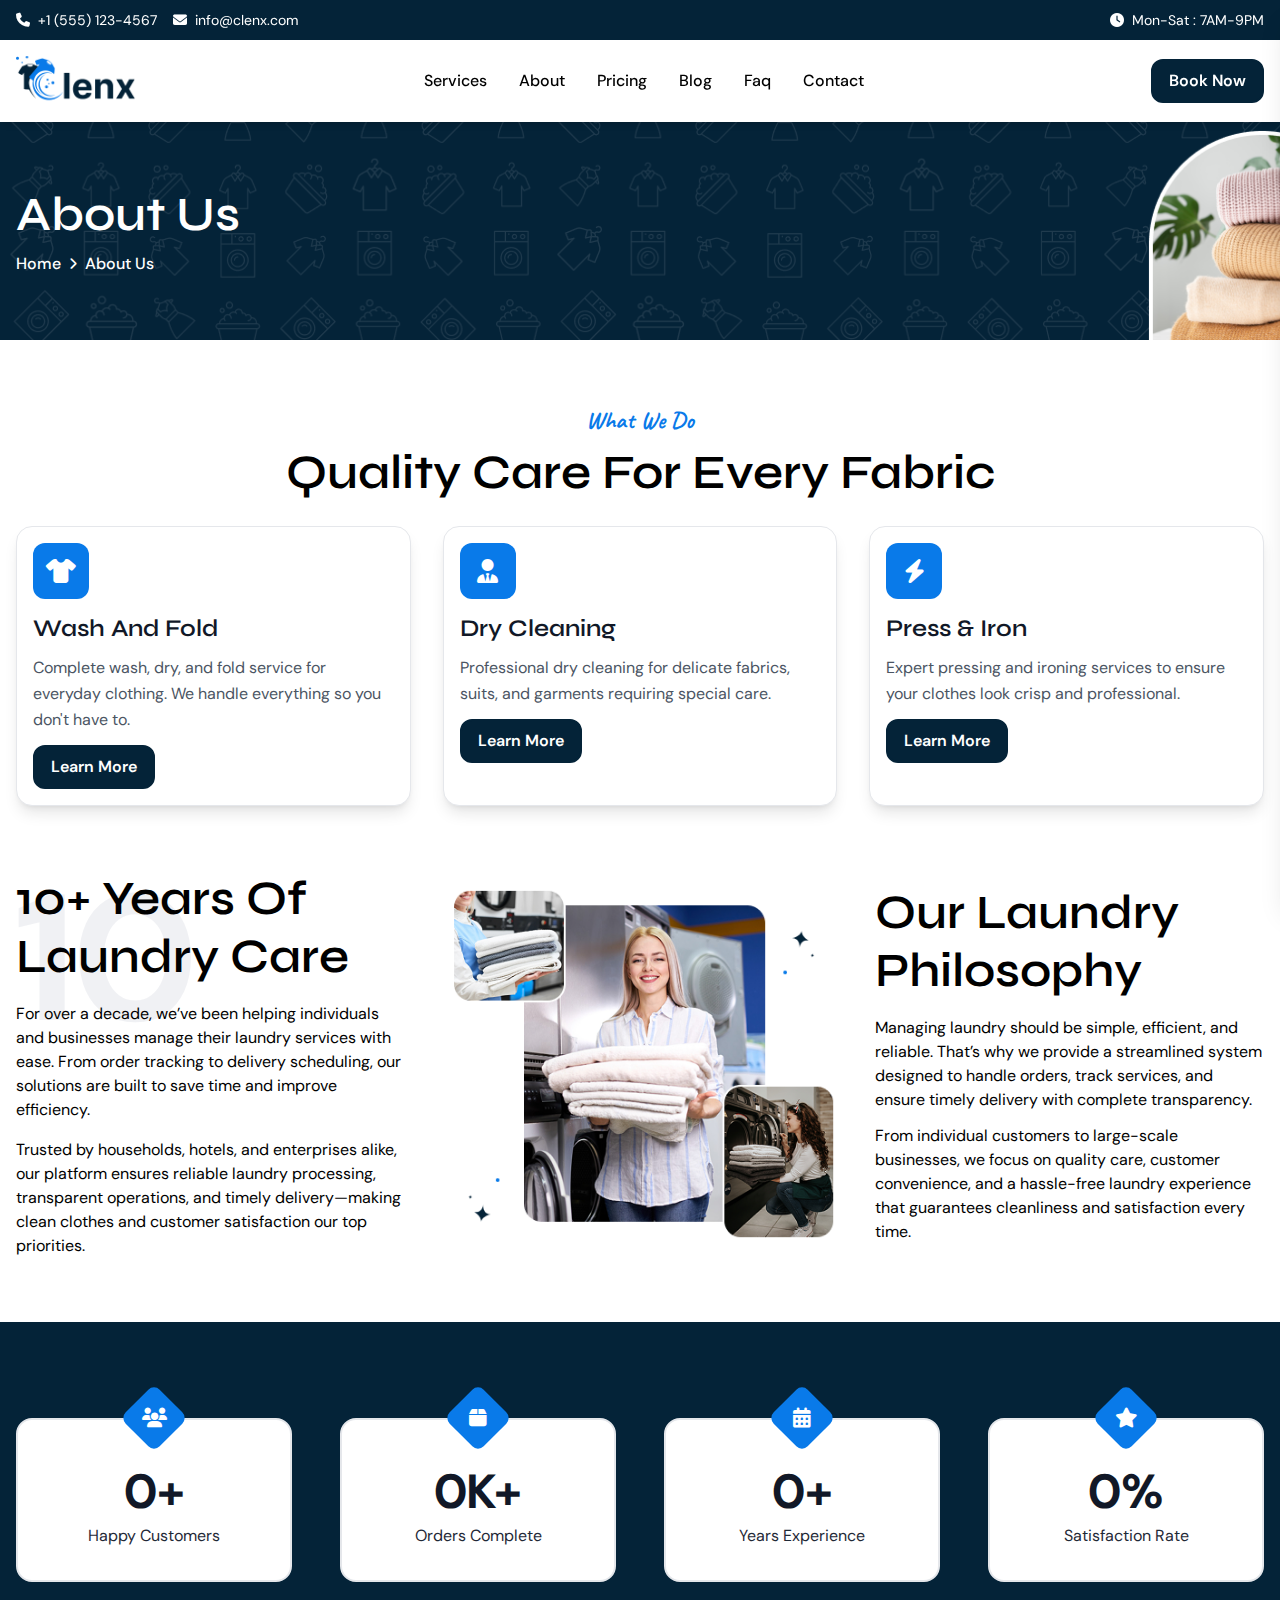
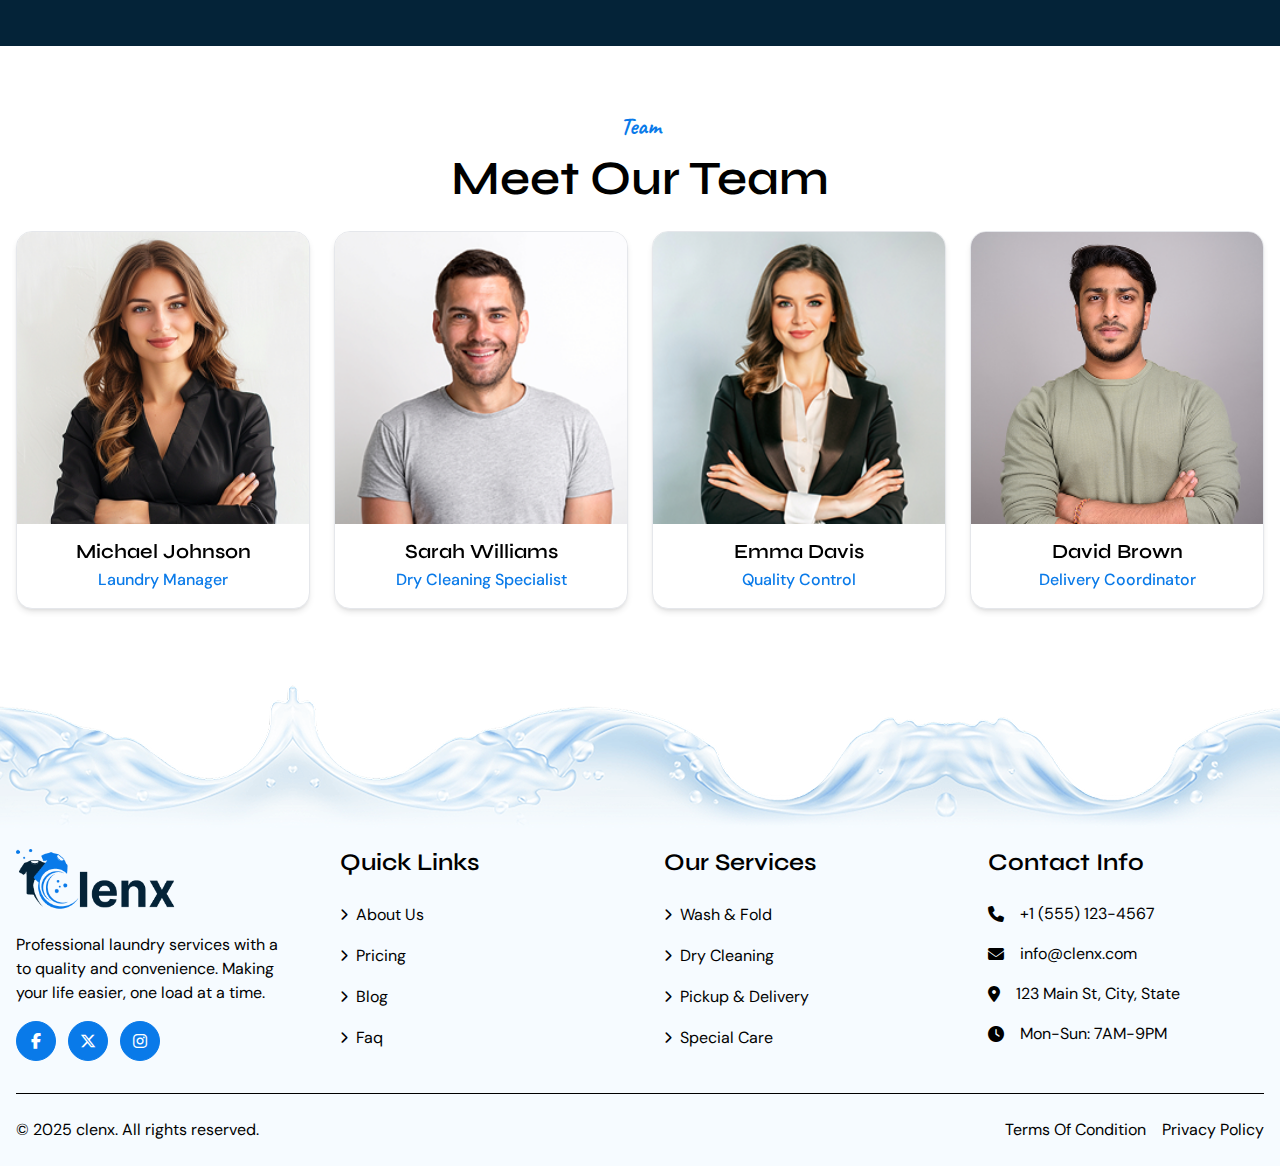
<file: about.html>
<!DOCTYPE html>
<html lang="en">
  <head>
    <meta charset="UTF-8" />
    <title>Laundry Management | WorkDo</title>
    <meta name="author" content="Workdo" />
    <meta name="viewport" content="width=device-width, initial-scale=1.0, maximum-scale=1">
    <meta name="description" content="Laundry Management by Workdo is a smart solution to manage laundry services, orders, delivery schedules, and customer requests efficiently.">
    <meta name="keywords" content="Laundry Management, Laundry Addon, Workdo, Laundry Services, Order Management, Delivery Scheduling, Customer Laundry Requests, Laundry Dashboard">
    <link rel="icon" href="assets/images/favicon.png" />
    <link
      href="https://fonts.googleapis.com/css2?family=Caveat:wght@400..700&family=DM+Sans:ital,opsz,wght@0,9..40,100..1000;1,9..40,100..1000&family=Syne:wght@400..800&display=swap"
      rel="stylesheet">
    <link rel="stylesheet" href="assets/css/all.min.css" />
    <link rel="stylesheet" href="assets/css/swiper-bundle.min.css" />
    <script src="assets/js/tailwind.js"></script>
    <link rel="stylesheet" href="assets/css/style.css" />
  </head>

  <body>
    <div class="overlay"></div>
    <!-- Header/Navigation -->
    <header class="bg-white shadow-md sticky w-full top-0 z-[3]">
      <div
        class="bg-secondary text-white py-2.5 relative overflow-hidden hidden lg:block">
        <div
          class="md:container w-full mx-auto px-4">
          <div
            class="flex flex-col sm:flex-row justify-between items-center text-sm relative z-10">
            <div class="flex items-center gap-4 mb-2 sm:mb-0">
              <span class="flex items-center">
                <i class="fas fa-phone me-2"></i>
                <a href="tel:+1 (555) 123-4567">+1 (555) 123-4567</a>
              </span>
              <span class="flex items-center">
                <i class="fas fa-envelope me-2"></i>
                <a href="mailto:info@clenx.com">info@clenx.com</a>
              </span>
            </div>
            <div class="flex items-center">
              <i class="fas fa-clock me-2"></i>
              <span class>Mon-Sat : 7AM-9PM</span>
            </div>
          </div>
        </div>
      </div>
      <nav
        class="md:container w-full mx-auto px-4 py-3 lg:py-4">
        <div class="flex items-center justify-between">
          <div
            class="flex items-center logo-col md:max-w-[120px] max-w-[100px] w-full">
            <a href="index.html" class="block">
              <img src="assets/images/logo.png" alt="Laundry management"
                class="w-full h-full object-scale-down" />
            </a>
          </div>
          <div class="hidden lg:flex gap-8 capitalize font-medium">
            <a
              href="services.html"
              class="hover:text-primary capitalize transition-all duration-300">Services</a>
            <a
              href="about.html"
              class="hover:text-primary capitalize transition-all duration-300">About</a>
            <a
              href="pricing.html"
              class="hover:text-primary capitalize transition-all duration-300">pricing</a>
              <a
              href="blog.html"
              class="hover:text-primary capitalize transition-all duration-300">Blog</a>
                      <a
            href="faq.html"
            class="hover:text-primary capitalize transition-all duration-300">faq</a>
            <a
            href="contact.html"
            class="hover:text-primary capitalize transition-all duration-300">Contact</a>
          </div>
          <div class="flex items-center gap-4">
            <a
              href="booking.html"
              class="hidden lg:inline-flex btn btn-secondary">
              Book Now
            </a>
            <button
              class="lg:hidden w-10 h-10 text-xl flex items-center justify-center"
              id="mobile-menu-toggle">
              <i class="fas fa-bars"></i>
            </button>
          </div>
        </div>
      </nav>
    </header>

    <main>
        <section class="banner-section relative lg:py-16 py-10 z-[1]">
        <div class="absolute inset-0 w-full h-full z-[-1]">
            <img src="assets/images/common-banner-bg.png" alt="Common Banner Background Image" class="w-full h-full object-cover rtl:scale-x-[-1]" loading="lazy">
        </div>
        <div class="md:container w-full mx-auto px-4">
          <div class="text-white">
            <h2 class="text-2xl sm:text-4xl lg:text-5xl mb-2">About Us</h2>
            <nav class="md:text-base text-sm">
              <ul class="flex flex-wrap items-center justify-start capitalize">
                <li class="flex items-center font-medium">
                  <a href="index.html">Home</a>
                  <i class="fas fa-chevron-right mx-2 text-xs"></i>
                </li>
                <li class="font-medium">About Us</li>
              </ul>
            </nav>
          </div>
        </div>
      </section>
       <!-- what we do section -->
        <section class="pt-10 lg:pt-16">
            <div class="md:container w-full mx-auto px-4">

                <!-- Section Header -->
                <div class="text-center md:mb-6 mb-4">
                    <div class="text-2xl font-subtitle font-bold text-primary capitalize mb-2"> What We Do
                    </div>
                    <h2 class="text-2xl sm:text-3xl md:text-4xl lg:text-5xl mb-3 md:mb-4">
                        Quality Care for Every Fabric
                    </h2>
                </div>
                <div class="grid lg:grid-cols-3 sm:grid-cols-2 gap-4 lg:gap-8">
                    <div class="bg-white p-4 rounded-2xl shadow-lg border">
                        <div
                            class="h-12 w-12 md:w-14 md:h-14 bg-primary rounded-xl flex items-center justify-center mb-4">
                            <i class="fas fa-tshirt text-white text-2xl"></i>
                        </div>
                        <div>
                            <h3 class="text-base md:text-2xl  text-gray-900 mb-3">Wash and Fold</h3>
                            <p class="text-gray-600 leading-relaxed mb-3 line-clamp-4">Complete wash, dry, and fold
                                service for everyday clothing. We handle everything so you don't have to.</p>
                        </div>
                        <a href="service-details.html" class="btn btn-secondary">Learn More</a>
                    </div>
                    <div class="bg-white p-4 rounded-2xl shadow-lg border">
                        <div
                            class="h-12 w-12 md:w-14 md:h-14 bg-primary rounded-xl flex items-center justify-center mb-4">
                            <i class="fas fa-user-tie text-white text-2xl"></i>
                        </div>
                        <div>
                            <h3 class="text-base md:text-2xl  text-gray-900 mb-3">Dry Cleaning</h3>
                            <p class="text-gray-600 leading-relaxed mb-3 line-clamp-4">Professional dry cleaning for
                                delicate fabrics, suits, and garments requiring special care.</p>
                        </div>
                        <a href="service-details.html" class="btn btn-secondary">Learn More</a>

                    </div>
                    <div class="bg-white p-4 rounded-2xl shadow-lg border">
                        <div
                            class="h-12 w-12 md:w-14 md:h-14 bg-primary rounded-xl flex items-center justify-center mb-4">
                            <i class="fas fa-bolt text-white text-2xl"></i>
                        </div>
                        <div>
                            <h3 class="text-base md:text-2xl  text-gray-900 mb-3">Press & Iron</h3>
                            <p class="text-gray-600 leading-relaxed mb-3 line-clamp-4">Expert pressing and ironing
                                services to ensure your clothes look crisp and professional.</p>
                        </div>
                        <a href="service-details.html" class="btn btn-secondary">Learn More</a>
                    </div>
                </div>
            </div>
        </section>
        <!-- Our Story Section -->
        <section class="py-10 lg:py-16">
            <div class="md:container w-full mx-auto px-4">
                <div class="grid lg:grid-cols-3 grid-cols-1 xl:gap-10 gap-6">
                <!-- Left Content -->
               <div class="flex flex-col justify-center relative z-[1]">
                <div class="about-content">
                    <h2 class="md:text-4xl text-2xl xl:text-5xl font-semibold mb-3 md:mb-4 text-dark">10+ Years of Laundry Care</h2>
                </div>
                <div>
                    <p class="mb-4">
                        For over a decade, we’ve been helping individuals and businesses manage their laundry services with ease. From order tracking to delivery scheduling, our solutions are built to save time and improve efficiency.
                    </p>
                    <p>
                        Trusted by households, hotels, and enterprises alike, our platform ensures reliable laundry processing, transparent operations, and timely delivery—making clean clothes and customer satisfaction our top priorities.
                    </p>
                </div>
                <div class="years absolute top-0 start-0 font-bold text-[14vw] !leading-[1] text-[#e5e7eb91] z-[-1]">10</div>
            </div>
                <!-- Center Image -->
                <div class="about-images-col flex flex-col justify-center">
                    <div class="relative lg:pt-[90%] sm:pt-[49%] h-[265px] rounded-lg overflow-hidden">
                        <img src="assets/images/about.png" alt="Vehicle Booking Image" loading="lazy" class="absolute inset-0 w-full h-full lg:object-cover object-scale-down object-center">
                    </div>
                </div>

                <div class="flex flex-col justify-center relative z-[1]">
                    <h3 class="md:text-4xl text-2xl xl:text-5xl font-semibold mb-3 md:mb-4 text-dark">Our Laundry Philosophy</h3>
                    <p class="mb-3">
                        Managing laundry should be simple, efficient, and reliable. That’s why we provide a streamlined system designed to handle orders, track services, and ensure timely delivery with complete transparency.
                    </p>
                    <p>
                        From individual customers to large-scale businesses, we focus on quality care, customer convenience, and a hassle-free laundry experience that guarantees cleanliness and satisfaction every time.
                    </p>
                </div>
            </div>
            </div>
        </section>
        <!-- counter section -->
        <section class="py-10 lg:py-16 bg-secondary">      
            <div class="md:container w-full mx-auto px-4">
                <div class="grid grid-cols-1 sm:grid-cols-2 md:grid-cols-4 lg:gap-12 gap-x-4 gap-y-5">
                    <div class="relative">
                        <div class="bg-white border-2 border-gray-200 rounded-2xl p-4 lg:p-8 text-center lg:mt-8 mt-6">
                            <div class="absolute lg:top-2 top-1 left-1/2 transform -translate-x-1/2">
                                <div class="lg:w-12 w-10 h-10 lg:h-12 bg-primary rounded-lg flex items-center justify-center rotate-45">
                                    <i class="fas fa-users text-white text-xl -rotate-45"></i>
                                </div>
                            </div>
                            <div class="pt-4">
                                <div class="text-3xl lg:text-5xl font-bold text-gray-900 mb-2">
                                    <span class="counter" data-target="1500">0</span>+
                                </div>
                                <p class="text-gray-800">Happy Customers</p>
                            </div>
                        </div>
                    </div>
                    
                    <div class="relative">
                        <div class="bg-white border-2 border-gray-200 rounded-2xl p-4 lg:p-8 text-center lg:mt-8 mt-6">
                            <div class="absolute lg:top-2 top-1 left-1/2 transform -translate-x-1/2">
                                <div class="lg:w-12 w-10 h-10 lg:h-12 bg-primary rounded-lg flex items-center justify-center rotate-45">
                                    <i class="fas fa-box text-white text-xl -rotate-45"></i>
                                </div>
                            </div>
                            <div class="pt-4">
                                <div class="text-3xl lg:text-5xl font-bold text-gray-900 mb-2">
                                    <span class="counter" data-target="25">0</span>K+
                                </div>
                                <p class="text-gray-800">Orders Complete</p>
                            </div>
                        </div>
                    </div>
                    
                    <div class="relative">
                        <div class="bg-white border-2 border-gray-200 rounded-2xl p-4 lg:p-8 text-center lg:mt-8 mt-6">
                            <div class="absolute lg:top-2 top-1 left-1/2 transform -translate-x-1/2">
                                <div class="lg:w-12 w-10 h-10 lg:h-12 bg-primary rounded-lg flex items-center justify-center rotate-45">
                                    <i class="fas fa-calendar-alt text-white text-xl -rotate-45"></i>
                                </div>
                            </div>
                            <div class="pt-4">
                                <div class="text-3xl lg:text-5xl font-bold text-gray-900 mb-2">
                                    <span class="counter" data-target="15">0</span>+
                                </div>
                                <p class="text-gray-800">Years Experience</p>
                            </div>
                        </div>
                    </div>
                    
                    <div class="relative">
                        <div class="bg-white border-2 border-gray-200 rounded-2xl p-4 lg:p-8 text-center lg:mt-8 mt-6">
                            <div class="absolute lg:top-2 top-1 left-1/2 transform -translate-x-1/2">
                                <div class="lg:w-12 w-10 h-10 lg:h-12 bg-primary rounded-lg flex items-center justify-center rotate-45">
                                    <i class="fas fa-star text-white text-xl -rotate-45"></i>
                                </div>
                            </div>
                            <div class="pt-4">
                                <div class="text-3xl lg:text-5xl font-bold text-gray-900 mb-2">
                                    <span class="counter" data-target="100">0</span>%
                                </div>
                                <p class="text-gray-800">Satisfaction Rate</p>
                            </div>
                        </div>
                    </div>
                </div>
            </div>
        </section>
        <!-- Team Section -->
        <section class="py-10 lg:py-16">
            <div class="md:container w-full mx-auto px-4">
                <!-- Section Header -->
                <div class="text-center md:mb-6 mb-4">
                    <div class="text-2xl font-subtitle font-bold text-primary capitalize mb-2"> Team</div>
                    <h2 class="text-2xl sm:text-3xl md:text-4xl lg:text-5xl mb-3 md:mb-4">
                        Meet Our Team
                    </h2>
                </div>

                <div class="team-slider swiper px-1 -mx-1 pb-2 -mb-2">
                    <div class="swiper-wrapper">
                        <div class="swiper-slide">
                            <div class="team-card group relative  bg-white rounded-2xl overflow-hidden border border-gray-200 transition-all duration-300 shadow-md">
                                    <div class="w-full h-full overflow-hidden">
                                        <img src="./assets/images/team-1.png" alt="Michael Johnson" class="inset-0 w-full  object-cover group-hover:scale-110 transition-transform duration-700">
                                    </div>
                                    <div class="absolute right-4 top-4 flex flex-col gap-2 md:opacity-0 md:translate-x-4 group-hover:opacity-100 group-hover:translate-x-0 transition-all duration-300">
                                        <a href="javascript:void(0);" class="md:w-10 md:h-10 w-8 h-8 bg-primary text-white rounded-lg flex items-center justify-center hover:scale-110 transition-transform">
                                            <i class="fab fa-facebook-f md:text-lg text-sm"></i>
                                        </a>
                                        <a href="javascript:void(0);" class="md:w-10 md:h-10 w-8 h-8 bg-primary text-white rounded-lg flex items-center justify-center hover:scale-110 transition-transform">
                                            <i class="fab fa-x-twitter md:text-lg text-sm"></i>
                                        </a>
                                        <a href="javascript:void(0);" class="md:w-10 md:h-10 w-8 h-8 bg-primary text-white rounded-lg flex items-center justify-center hover:scale-110 transition-transform">
                                            <i class="fab fa-linkedin-in md:text-lg text-sm"></i>
                                        </a>
                                    </div>
                                <div class="p-4 text-center">
                                    <h3 class="text-xl mb-1">Michael Johnson</h3>
                                    <p class="text-primary font-medium">Laundry Manager</p>
                                </div>
                            </div>
                        </div>

                        <div class="swiper-slide">
                            <div class="team-card group relative  bg-white rounded-2xl overflow-hidden border border-gray-200 transition-all duration-300 shadow-md">
                                    <div class="w-full h-full overflow-hidden">
                                        <img src="./assets/images/team-2.png" alt="Sarah Williams" class="inset-0 w-full  object-cover group-hover:scale-110 transition-transform duration-700">
                                    </div>
                                    <div class="absolute right-4 top-4 flex flex-col gap-2 md:opacity-0 md:translate-x-4 group-hover:opacity-100 group-hover:translate-x-0 transition-all duration-300">
                                        <a href="javascript:void(0);" class="md:w-10 md:h-10 w-8 h-8 bg-primary text-white rounded-lg flex items-center justify-center hover:scale-110 transition-transform">
                                            <i class="fab fa-facebook-f md:text-lg text-sm"></i>
                                        </a>
                                        <a href="javascript:void(0);" class="md:w-10 md:h-10 w-8 h-8 bg-primary text-white rounded-lg flex items-center justify-center hover:scale-110 transition-transform">
                                            <i class="fab fa-x-twitter md:text-lg text-sm"></i>
                                        </a>
                                        <a href="javascript:void(0);" class="md:w-10 md:h-10 w-8 h-8 bg-primary text-white rounded-lg flex items-center justify-center hover:scale-110 transition-transform">
                                            <i class="fab fa-linkedin-in md:text-lg text-sm"></i>
                                        </a>
                                    </div>
                                <div class="p-4 text-center">
                                    <h3 class="text-xl mb-1">Sarah Williams</h3>
                                    <p class="text-primary font-medium">Dry Cleaning Specialist</p>
                                </div>
                            </div>
                        </div>

                        <div class="swiper-slide">
                            <div class="team-card group relative  bg-white rounded-2xl overflow-hidden border border-gray-200 transition-all duration-300 shadow-md">
                                    <div class="w-full h-full overflow-hidden">
                                        <img src="./assets/images/team-3.png" alt="Emma Davis" class="inset-0 w-full  object-cover group-hover:scale-110 transition-transform duration-700">
                                    </div>
                                    <div class="absolute right-4 top-4 flex flex-col gap-2 md:opacity-0 md:translate-x-4 group-hover:opacity-100 group-hover:translate-x-0 transition-all duration-300">
                                        <a href="javascript:void(0);" class="md:w-10 md:h-10 w-8 h-8 bg-primary text-white rounded-lg flex items-center justify-center hover:scale-110 transition-transform">
                                            <i class="fab fa-facebook-f md:text-lg text-sm"></i>
                                        </a>
                                        <a href="javascript:void(0);" class="md:w-10 md:h-10 w-8 h-8 bg-primary text-white rounded-lg flex items-center justify-center hover:scale-110 transition-transform">
                                            <i class="fab fa-x-twitter md:text-lg text-sm"></i>
                                        </a>
                                        <a href="javascript:void(0);" class="md:w-10 md:h-10 w-8 h-8 bg-primary text-white rounded-lg flex items-center justify-center hover:scale-110 transition-transform">
                                            <i class="fab fa-linkedin-in md:text-lg text-sm"></i>
                                        </a>
                                    </div>
                                <div class="p-4 text-center">
                                    <h3 class="text-xl mb-1">Emma Davis</h3>
                                    <p class="text-primary font-medium">Quality Control</p>
                                </div>
                            </div>
                        </div>

                        <div class="swiper-slide">
                            <div class="team-card group relative  bg-white rounded-2xl overflow-hidden border border-gray-200 transition-all duration-300 shadow-md">
                                    <div class="w-full h-full overflow-hidden">
                                        <img src="./assets/images/team-4.png" alt="David Brown" class="inset-0 w-full object-cover group-hover:scale-110 transition-transform duration-700">
                                    </div>
                                    <div class="absolute right-4 top-4 flex flex-col gap-2 md:opacity-0 md:translate-x-4 group-hover:opacity-100 group-hover:translate-x-0 transition-all duration-300">
                                        <a href="javascript:void(0);" class="md:w-10 md:h-10 w-8 h-8 bg-primary text-white rounded-lg flex items-center justify-center hover:scale-110 transition-transform">
                                            <i class="fab fa-facebook-f md:text-lg text-sm"></i>
                                        </a>
                                        <a href="javascript:void(0);" class="md:w-10 md:h-10 w-8 h-8 bg-primary text-white rounded-lg flex items-center justify-center hover:scale-110 transition-transform">
                                            <i class="fab fa-x-twitter md:text-lg text-sm"></i>
                                        </a>
                                        <a href="javascript:void(0);" class="md:w-10 md:h-10 w-8 h-8 bg-primary text-white rounded-lg flex items-center justify-center hover:scale-110 transition-transform">
                                            <i class="fab fa-linkedin-in md:text-lg text-sm"></i>
                                        </a>
                                    </div>
                                <div class="p-4 text-center">
                                    <h3 class="text-xl mb-1">David Brown</h3>
                                    <p class="text-primary font-medium">Delivery Coordinator</p>
                                </div>
                            </div>
                        </div>
                    </div>
                    <div class="arrow-wrapper">
                        <div class="bg-transparent swiper-button-prev">
                            <i class="fa-solid fa-angles-right md:text-4xl text-3xl scale-x-[-1]"></i>
                        </div>
                        <div class="bg-transparent swiper-button-next">
                            <i class="fa-solid fa-angles-right md:text-4xl text-3xl"></i>
                        </div>
                    </div>
                </div>

                </div>
            </div>
        </section>
    </main>

    <!-- Footer -->
     <footer
      class="md:pt-44 pt-24 relative overflow-hidden">
    <div class="absolute top-0 start-0 w-full md:h-[155px] h-[60px]">
      <img src="assets/images/footer-bg.png" alt="Footer Image" loading="lazy" class="w-full h-full object-cover">
    </div>
      <div class="bg-light pt-8 md:-mt-8 -mt-10">
        <div class="md:container w-full mx-auto px-4">
          <div
            class="grid grid-cols-1 sm:grid-cols-3 lg:grid-cols-4 gap-4 md:gap-6 lg:gap-8 xl:gap-12">
            <div class="space-y-4 sm:col-span-3 lg:col-span-1">
              <div
                class="flex items-center footer-logo max-w-[110px] lg:max-w-[160px] w-full sm:mx-auto lg:m-0">
                <a href="index.html" class="block transition-transform duration-300">
                  <img src="assets/images/logo.png" alt="footer-logo" />
                </a>
              </div>
              <p
                class="sm:text-center lg:text-start sm:max-w-lg w-full mx-auto lg:m-0 lg:max-w-full">
                Professional laundry services with a to quality and convenience.
                Making your life easier, one load at a time.
              </p>
              <div class="flex gap-3 lg:justify-start sm:justify-center">
                <a
                  href="javascript:;"
                  class="md:w-10 w-8 h-8 md:h-10 border border-primary text-primary bg-primary hover:bg-white hover:text-primary text-white rounded-full flex items-center justify-center transition-all duration-300">
                  <i class="fab fa-facebook-f"></i>
                </a>
                <a
                  href="javascript:;"
                  class="md:w-10 w-8 h-8 md:h-10 border border-primary text-primary bg-primary hover:bg-white hover:text-primary text-white rounded-full flex items-center justify-center transition-all duration-300">
                  <i class="fab fa-x-twitter"></i>
                </a>
                <a
                  href="javascript:;"
                  class="md:w-10 w-8 h-8 md:h-10 border border-primary text-primary bg-primary hover:bg-white hover:text-primary text-white rounded-full flex items-center justify-center transition-all duration-300">
                  <i class="fab fa-instagram"></i>
                </a>
              </div>
            </div>
            <div>
              <h3
                class="sm:text-xl text-lg lg:text-2xl mb-3 md:mb-6">
                Quick Links
              </h3>
              <ul class="md:space-y-4 space-y-3 capitalize">
                <li>
                  <a
                    href="about.html"
                    class="md:text-base text-sm inline-flex items-center hover:translate-x-2 transition-all duration-300">
                    <i class="fas fa-chevron-right text-xs me-2"></i>
                    About Us
                  </a>
                </li>
                <li>
                  <a
                    href="pricing.html"
                    class="md:text-base text-sm inline-flex items-center hover:translate-x-2 transition-all duration-300">
                    <i class="fas fa-chevron-right text-xs me-2"></i>
                    pricing
                  </a>
                </li>
                <li>
                  <a
                    href="blog.html"
                    class="md:text-base text-sm inline-flex items-center hover:translate-x-2 transition-all duration-300">
                    <i class="fas fa-chevron-right text-xs me-2"></i>
                    Blog
                  </a>
                </li>
                <li>
                  <a
                    href="faq.html"
                    class="md:text-base text-sm inline-flex items-center hover:translate-x-2 transition-all duration-300">
                    <i class="fas fa-chevron-right text-xs me-2"></i>
                    Faq
                  </a>
                </li>
              </ul>
            </div>
            <div>
              <h3
                class="sm:text-xl text-lg lg:text-2xl mb-3 md:mb-6">
                Our Services
              </h3>
              <ul class="md:space-y-4 space-y-3">
                <li>
                  <a
                    href="services.html"
                    class="md:text-base text-sm inline-flex items-center hover:translate-x-2 transition-all duration-300">
                    <i class="fas fa-chevron-right text-xs me-2"></i>
                    Wash & Fold
                  </a>
                </li>
                <li>
                  <a
                    href="services.html"
                    class="md:text-base text-sm inline-flex items-center hover:translate-x-2 transition-all duration-300">
                    <i class="fas fa-chevron-right text-xs me-2"></i>
                    Dry Cleaning
                  </a>
                </li>
                <li>
                  <a
                    href="services.html"
                    class="md:text-base text-sm inline-flex items-center hover:translate-x-2 transition-all duration-300">
                    <i class="fas fa-chevron-right text-xs me-2"></i>
                    Pickup & Delivery
                  </a>
                </li>
                <li>
                  <a
                    href="services.html"
                    class="md:text-base text-sm inline-flex items-center hover:translate-x-2 transition-all duration-300">
                    <i class="fas fa-chevron-right text-xs me-2"></i>
                    Special Care
                  </a>
                </li>
              </ul>
            </div>
            <div>
              <h3
                class="sm:text-xl text-lg lg:text-2xl mb-3 md:mb-6">
                Contact Info
              </h3>
              <div class="space-y-4">
                <div class="flex items-center gap-4 md:text-base text-sm">
                    <i class="fas fa-phone "></i>
                    <a href="tel:+1 (555) 123-4567">+1 (555) 123-4567</a>
                </div>
                <div class="flex items-center gap-4 md:text-base text-sm">
                    <i class="fas fa-envelope "></i>
                    <a href="mailto:info@clenx.com">info@clenx.com</a>
                </div>
                <div class="flex items-center gap-4 md:text-base text-sm">
                    <i class="fas fa-map-marker-alt "></i>
                    <p>123 Main St, City, State</p>
                </div>
                <div class="flex items-center gap-4 md:text-base text-sm">
                    <i class="fas fa-clock"></i>
                    <p>Mon-Sun: 7AM-9PM</p>
                </div>
              </div>
            </div>
          </div>
          <div class="border-t border-black mt-6 md:mt-8 py-4 md:py-6">
            <div
              class="flex flex-col sm:flex-row flex-wrap gap-2 justify-between sm:items-center">
              <p>© 2025 clenx. All rights reserved.</p>
              <ul class="flex gap-4 md:text-base text-sm">
                <li>
                  <a href="terms-condition.html">Terms Of Condition</a>
                </li>
                <li>
                  <a href="privacy-policy.html">Privacy Policy</a>
                </li>
              </ul>
            </div>
          </div>
        </div>
      </div>
    </footer>

    <!-- mobile menu modal  -->
    <div
      id="mobile-menu"
      class="mobile-menu fixed inset-y-0 end-0 z-[100] bg-white shadow-xl transform translate-x-full transition-transform duration-300 max-w-[325px] w-full ease-in-out overflow-y-auto">
      <div class="flex justify-between items-center p-4 border-b">
        <a href="index.html" class="block max-w-[90px] w-full">
          <img src="assets/images/logo.png" alt="logo" class="logo-img" />
        </a>
        <button
          id="close-mobile-menu"
          class="hover:text-primary transition-colors">
          <i class="fas fa-times text-xl"></i>
        </button>
      </div>
      <nav class="p-4">
        <ul class="space-y-2 capitalize">
          <li>
            <a
              href="services.html"
              class="block py-3 px-4 rounded-xl hover:bg-gray-100 transition-colors border">
              <i class="fas fa-soap me-3"></i>Services
            </a>
          </li>
          <li>
            <a
              href="booking.html"
              class="block py-3 px-4 rounded-xl hover:bg-gray-100 transition-colors border">
              <i class="fas fa-calendar-check me-3"></i>booking
            </a>
          </li>
          <li>
            <a
              href="about.html"
              class="block py-3 px-4 rounded-xl hover:bg-gray-100 transition-colors border">
              <i class="fas fa-info-circle me-3"></i>About
            </a>
          </li>
          <li>
            <a
              href="pricing.html"
              class="block py-3 px-4 rounded-xl hover:bg-gray-100 transition-colors border">
              <i class="fas fa-tags me-3"></i>pricing
            </a>
          </li>
          <li>
            <a
              href="blog.html"
              class="block py-3 px-4 rounded-xl hover:bg-gray-100 transition-colors border">
              <i class="fa-solid fa-newspaper me-3"></i>Blog
            </a>
          </li>
            <li>
            <a
              href="faq.html"
              class="block py-3 px-4 rounded-xl hover:bg-gray-100 transition-colors border">
              <i class="fa-solid fa-newspaper me-3"></i>faq
            </a>
          </li>
          <li>
            <a
              href="contact.html"
              class="block py-3 px-4 rounded-xl hover:bg-gray-100 transition-colors border">
              <i class="fas fa-headset me-3"></i>Contact
            </a>
          </li>
        </ul>
        <div class="mt-2 py-3 px-4 rounded-2xl border space-y-2">
          <span class="flex items-center">
            <i class="fas fa-phone me-2"></i>
            <a href="tel:+1 (555) 123-4567">+1 (555) 123-4567</a>
          </span>
          <span class="flex items-center">
            <i class="fas fa-envelope me-2"></i>
            <a href="mailto:info@clenx.com">info@clenx.com</a>
          </span>
          <div class="flex items-center">
            <i class="fas fa-clock me-2"></i>
            <span class>Mon-Sat : 7AM-9PM</span>
          </div>
        </div>
      </nav>
    </div>
    <script src="assets/js/swiper-bundle.min.js" defer></script>
    <script src="assets/js/main.js" defer></script>
  </body>
</html>
</file>
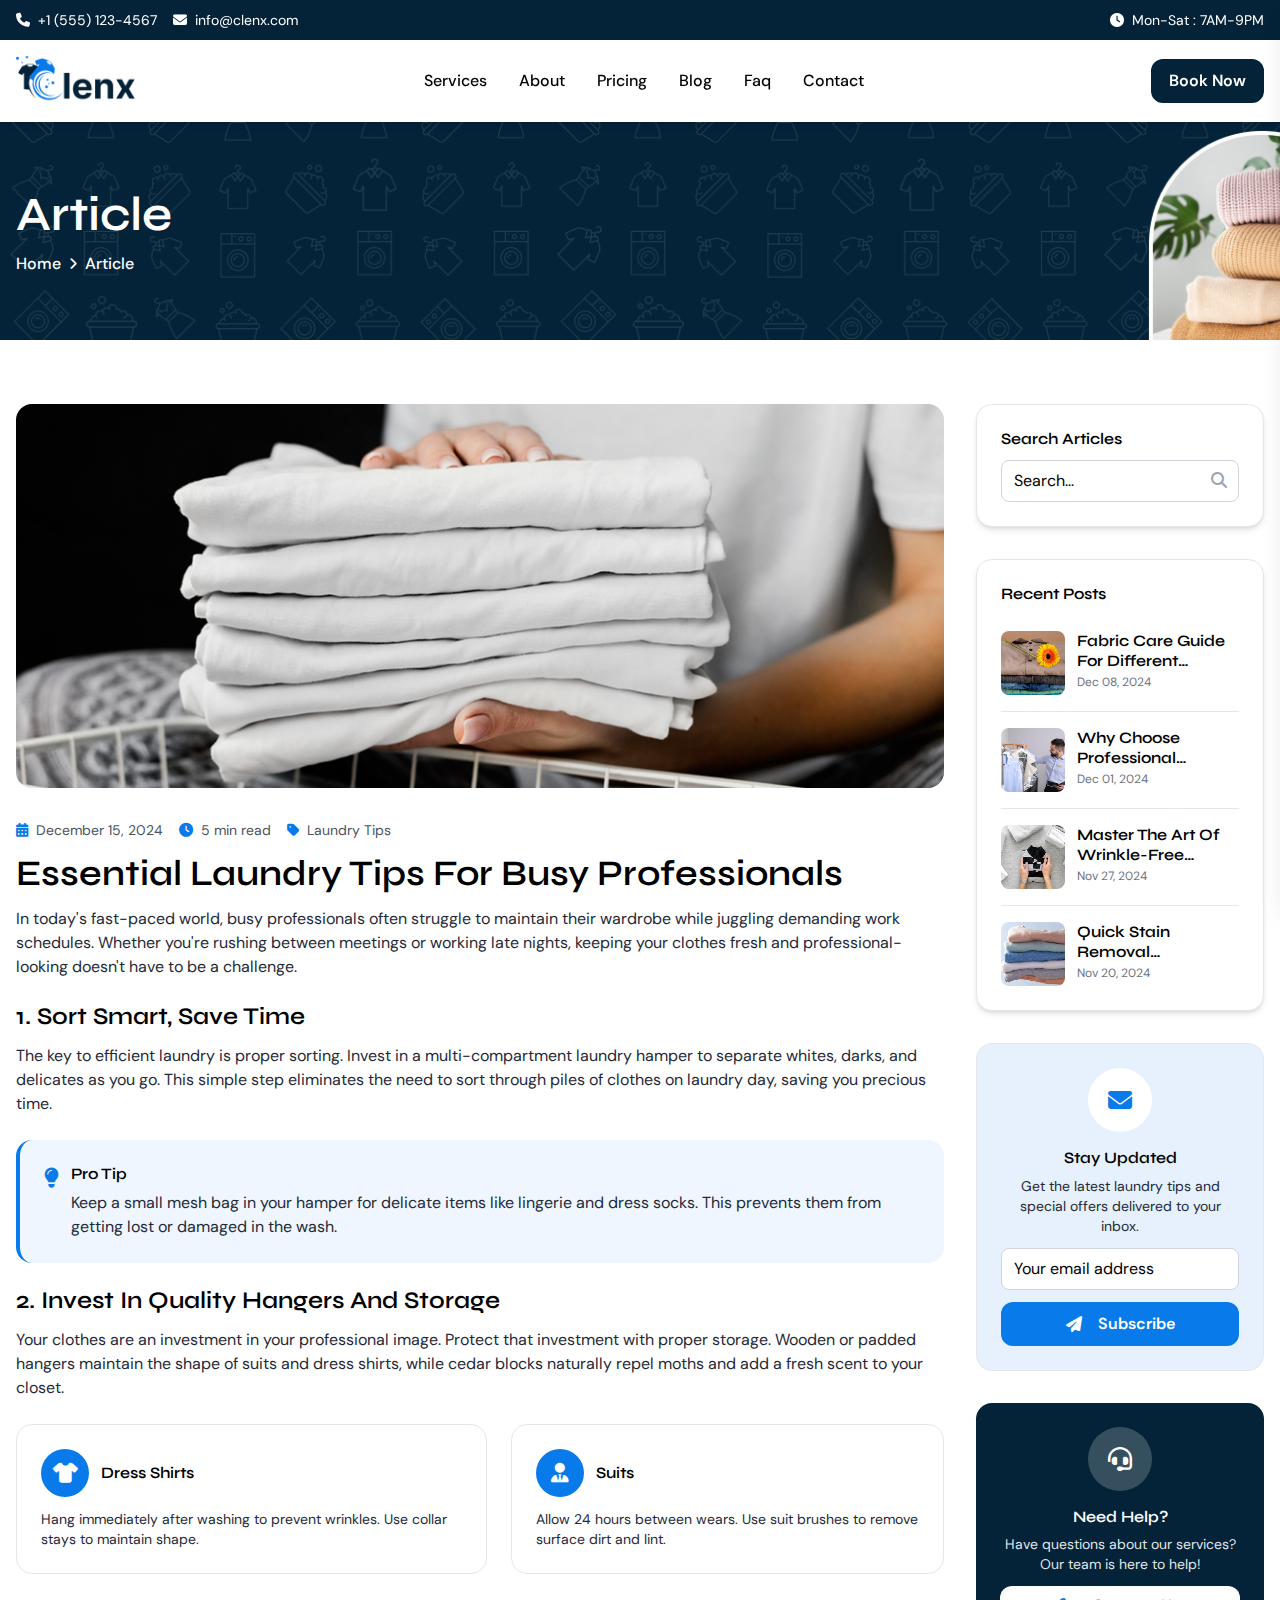
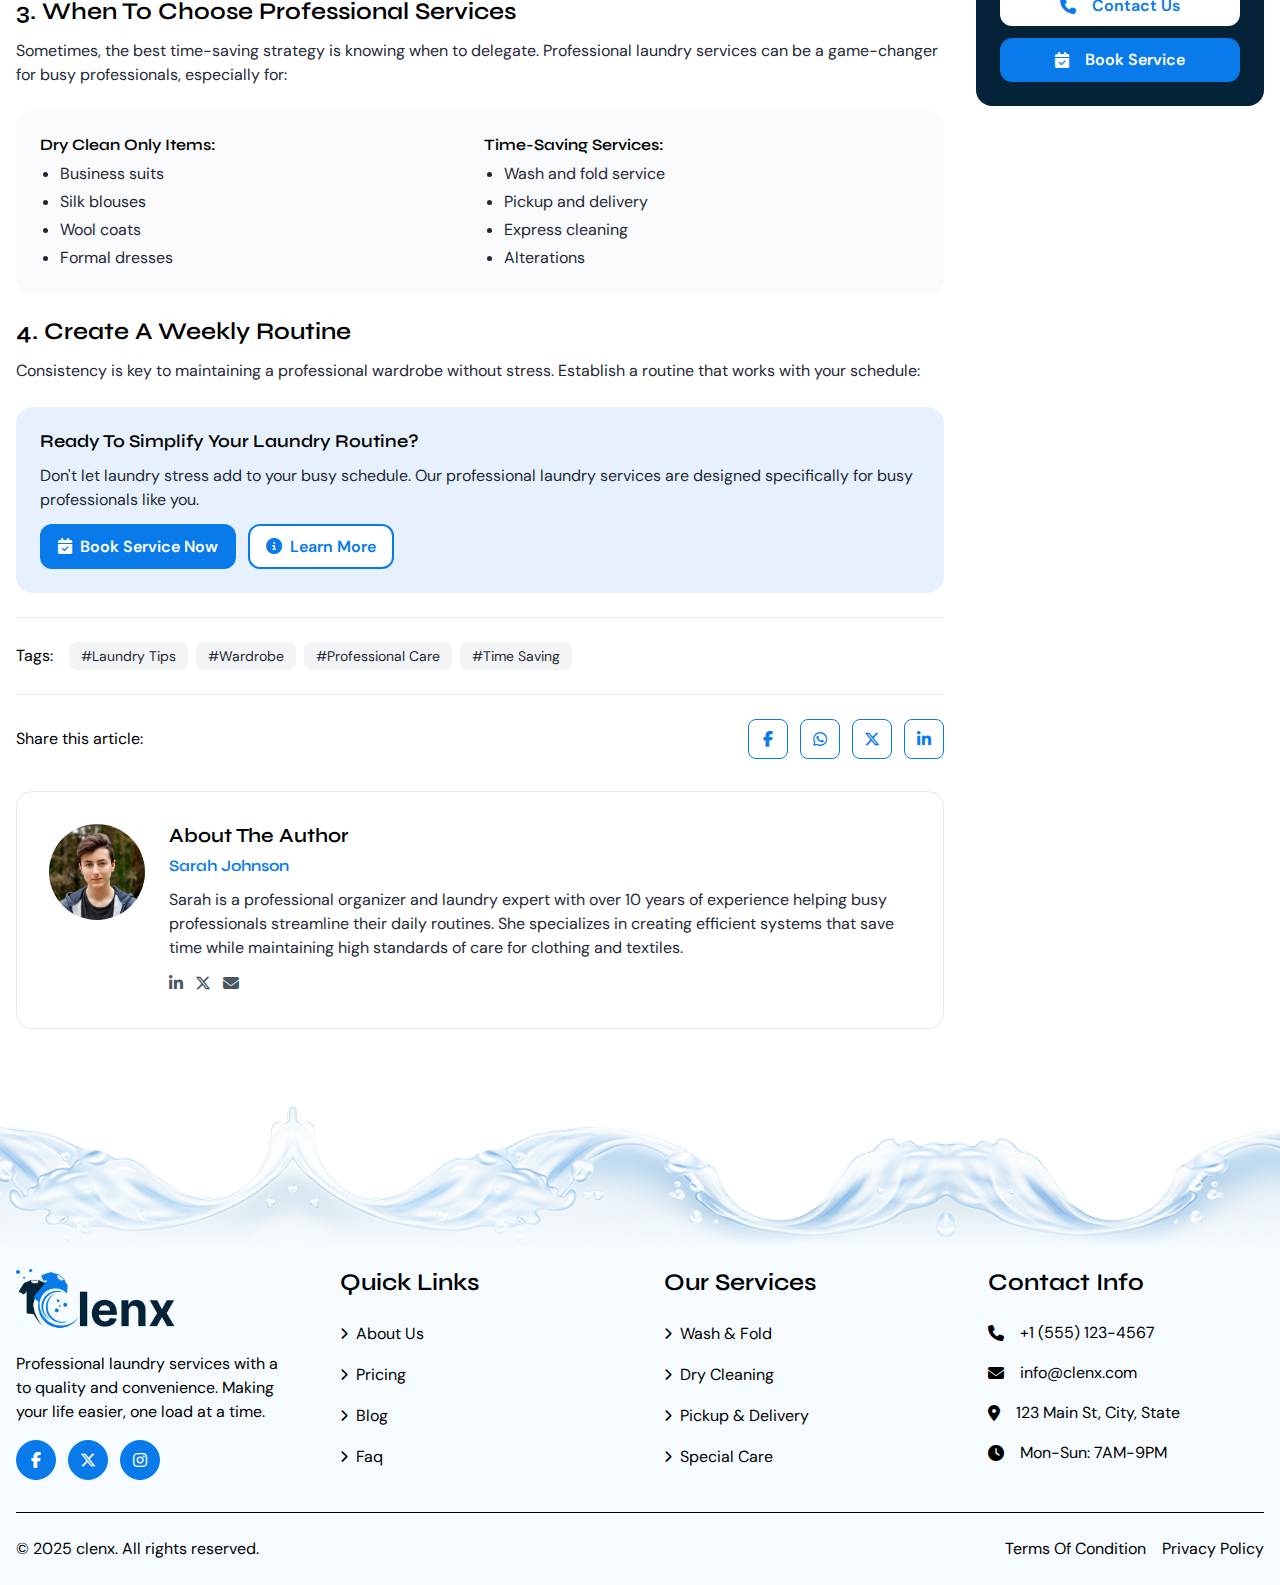
<file: article.html>
<!DOCTYPE html>
<html lang="en">
  <head>
    <meta charset="UTF-8" />
    <title>Laundry Management | WorkDo</title>
    <meta name="author" content="Workdo" />
    <meta name="viewport" content="width=device-width, initial-scale=1.0, maximum-scale=1">
    <meta name="description" content="Laundry Management by Workdo is a smart solution to manage laundry services, orders, delivery schedules, and customer requests efficiently.">
    <meta name="keywords" content="Laundry Management, Laundry Addon, Workdo, Laundry Services, Order Management, Delivery Scheduling, Customer Laundry Requests, Laundry Dashboard">
    <link rel="icon" href="assets/images/favicon.png" />
    <link
      href="https://fonts.googleapis.com/css2?family=Caveat:wght@400..700&family=DM+Sans:ital,opsz,wght@0,9..40,100..1000;1,9..40,100..1000&family=Syne:wght@400..800&display=swap"
      rel="stylesheet">
    <link rel="stylesheet" href="assets/css/all.min.css" />
    <link rel="stylesheet" href="assets/css/swiper-bundle.min.css" />
    <script src="assets/js/tailwind.js"></script>
    <link rel="stylesheet" href="assets/css/style.css" />
  </head>

  <body>
    <div class="overlay"></div>
    <!-- Header/Navigation -->
    <header class="bg-white shadow-md sticky w-full top-0 z-[3]">
      <div
        class="bg-secondary text-white py-2.5 relative overflow-hidden hidden lg:block">
        <div
          class="md:container w-full mx-auto px-4">
          <div
            class="flex flex-col sm:flex-row justify-between items-center text-sm relative z-10">
            <div class="flex items-center gap-4 mb-2 sm:mb-0">
              <span class="flex items-center">
                <i class="fas fa-phone me-2"></i>
                <a href="tel:+1 (555) 123-4567">+1 (555) 123-4567</a>
              </span>
              <span class="flex items-center">
                <i class="fas fa-envelope me-2"></i>
                <a href="mailto:info@clenx.com">info@clenx.com</a>
              </span>
            </div>
            <div class="flex items-center">
              <i class="fas fa-clock me-2"></i>
              <span class>Mon-Sat : 7AM-9PM</span>
            </div>
          </div>
        </div>
      </div>
      <nav
        class="md:container w-full mx-auto px-4 py-3 lg:py-4">
        <div class="flex items-center justify-between">
          <div
            class="flex items-center logo-col md:max-w-[120px] max-w-[100px] w-full">
            <a href="index.html" class="block">
              <img src="assets/images/logo.png" alt="Laundry management"
                class="w-full h-full object-scale-down" />
            </a>
          </div>
          <div class="hidden lg:flex gap-8 capitalize font-medium">
            <a
              href="services.html"
              class="hover:text-primary capitalize transition-all duration-300">Services</a>
            <a
              href="about.html"
              class="hover:text-primary capitalize transition-all duration-300">About</a>
            <a
              href="pricing.html"
              class="hover:text-primary capitalize transition-all duration-300">pricing</a>
              <a
              href="blog.html"
              class="hover:text-primary capitalize transition-all duration-300">Blog</a>
                      <a
            href="faq.html"
            class="hover:text-primary capitalize transition-all duration-300">faq</a>
            <a
            href="contact.html"
            class="hover:text-primary capitalize transition-all duration-300">Contact</a>
          </div>
          <div class="flex items-center gap-4">
            <a
              href="booking.html"
              class="hidden lg:inline-flex btn btn-secondary">
              Book Now
            </a>
            <button
              class="lg:hidden w-10 h-10 text-xl flex items-center justify-center"
              id="mobile-menu-toggle">
              <i class="fas fa-bars"></i>
            </button>
          </div>
        </div>
      </nav>
    </header>
    
    <main>
        <section class="banner-section relative lg:py-16 py-10 z-[1]">
            <div class="absolute inset-0 w-full h-full z-[-1]">
                <img src="assets/images/common-banner-bg.png" alt="Common Banner Background Image"
                    class="w-full h-full object-cover rtl:scale-x-[-1]" loading="lazy">
            </div>
            <div class="md:container w-full mx-auto px-4">
                <div class="text-white">
                    <h2 class="text-2xl sm:text-4xl lg:text-5xl mb-2">article</h2>
                    <nav class="md:text-base text-sm">
                        <ul class="flex flex-wrap items-center justify-start capitalize">
                            <li class="flex items-center font-medium">
                                <a href="index.html">Home</a>
                                <i class="fas fa-chevron-right mx-2 text-xs"></i>
                            </li>
                            <li class="font-medium">article</li>
                        </ul>
                    </nav>
                </div>
            </div>
        </section>
        <section class="py-10 lg:py-16">
          <div class="md:container w-full mx-auto px-4">
            <div class="grid grid-cols-1 lg:grid-cols-4 gap-4 xl:gap-8">
              <!-- Main Article Content -->
              <div class="lg:col-span-3 lg:order-1 order-2">
                <!-- Article Header -->
                <div>
                  <div class="rounded-2xl w-full h-44 md:h-80 lg:h-96 overflow-hidden">
                    <img src="./assets/images/article-img.png" alt="Essential Laundry Tips for Busy Professionals"
                      class="w-full h-full object-cover">
                  </div>
    
                  <!-- Article Meta & Title -->
                  <div class="py-4 lg:py-8">
                    <div class="flex flex-col md:flex-row gap-2 md:gap-4 text-sm text-gray-600 mb-3">
                      <div class="flex items-center gap-2">
                        <i class="fas fa-calendar-alt text-primary"></i>
                        <span>December 15, 2024</span>
                      </div>
                      <div class="flex items-center gap-2">
                        <i class="fas fa-clock text-primary"></i>
                        <span>5 min read</span>
                      </div>
                     
                      <div class="flex items-center gap-2">
                        <i class="fas fa-tag text-primary"></i>
                        <span>Laundry Tips</span>
                      </div>
                    </div>
    
                    <h2 class="text-2xl md:text-4xl mb-3">
                      Essential Laundry Tips for Busy Professionals
                    </h2>
    
                    <!-- Article Content -->
                    <div>
                      <p class="text-gray-800  mb-3 lg:mb-6">
                        In today's fast-paced world, busy professionals often struggle to maintain their wardrobe while
                        juggling demanding work schedules. Whether you're rushing between meetings or working late nights,
                        keeping your clothes fresh and professional-looking doesn't have to be a challenge.
                      </p>
    
                      <h2 class="text-xl md:text-2xl mb-3">
                        1. Sort Smart, Save Time
                      </h2>
                      <p class="text-gray-800  mb-3 lg:mb-6">
                        The key to efficient laundry is proper sorting. Invest in a multi-compartment laundry hamper to
                        separate whites, darks, and delicates as you go. This simple step eliminates the need to sort
                        through piles of clothes on laundry day, saving you precious time.
                      </p>
    
                      <div class="bg-blue-50 border-l-4 border-primary p-4 md:p-6 mb-3 lg:mb-6 rounded-2xl">
                        <div class="flex items-start gap-3">
                          <i class="fas fa-lightbulb text-primary text-xl "></i>
                          <div>
                            <h3 class="  mb-2">Pro Tip</h3>
                            <p class="text-gray-800">Keep a small mesh bag in your hamper for delicate items like lingerie
                              and dress socks. This prevents them from getting lost or damaged in the wash.</p>
                          </div>
                        </div>
                      </div>
    
                      <h2 class="text-xl md:text-2xl mb-3">
                        2. Invest in Quality Hangers and Storage
                      </h2>
                      <p class="text-gray-800  mb-3 lg:mb-6">
                        Your clothes are an investment in your professional image. Protect that investment with proper
                        storage. Wooden or padded hangers maintain the shape of suits and dress shirts, while cedar blocks
                        naturally repel moths and add a fresh scent to your closet.
                      </p>
    
                      <div class="flex flex-col md:flex-row gap-3 md:gap-6 mb-3 lg:mb-6">
                        <div class="bg-white border rounded-2xl p-4 lg:p-6">
                          <div class="flex items-center gap-3 mb-3">
                            <div class="w-12 h-12 bg-primary  rounded-full flex items-center justify-center ">
                              <i class="fas fa-tshirt text-white text-xl"></i>
                            </div>
                            <h3 class="flex-1">Dress Shirts</h3>
                          </div>
                          <p class="text-gray-800 text-sm">Hang immediately after washing to prevent wrinkles. Use collar
                            stays to maintain shape.</p>
                        </div>
                        <div class="bg-white border rounded-2xl p-4 lg:p-6">
                          <div class="flex items-center gap-3 mb-3">
                            <div class="w-12 h-12 bg-primary  rounded-full flex items-center justify-center ">
                              <i class="fas fa-user-tie text-white text-xl"></i>
                            </div>
                            <h3 class="flex-1">Suits</h3>
                          </div>
                          <p class="text-gray-800 text-sm">Allow 24 hours between wears. Use suit brushes to remove surface
                            dirt and lint.</p>
                        </div>
                      </div>
    
                      <h2 class="text-xl md:text-2xl mb-3">
                        3. When to Choose Professional Services
                      </h2>
                      <p class="text-gray-800  mb-3 lg:mb-6">
                        Sometimes, the best time-saving strategy is knowing when to delegate. Professional laundry services
                        can be a game-changer for busy professionals, especially for:
                      </p>
                      <div class="bg-gray-50 rounded-2xl p-4 lg:p-6 mb-3 lg:mb-6">
                        <div class="grid md:grid-cols-2 gap-2">
                          <div>
                            <h4 class="font-semibold  mb-2">Dry Clean Only Items:</h4>
                            <ul class="text-gray-800 list-disc space-y-1 ps-5">
                              <li> Business suits</li>
                              <li> Silk blouses</li>
                              <li> Wool coats</li>
                              <li> Formal dresses</li>
                            </ul>
                          </div>
                          <div>
                            <h4 class="font-semibold  mb-2">Time-Saving Services:</h4>
                            <ul class="text-gray-800 list-disc space-y-1 ps-5">
                              <li> Wash and fold service</li>
                              <li> Pickup and delivery</li>
                              <li> Express cleaning</li>
                              <li> Alterations</li>
                            </ul>
                          </div>
                        </div>
                      </div>
    
                      <h2 class="text-xl md:text-2xl   mb-3">
                        4. Create a Weekly Routine
                      </h2>
                      <p class="text-gray-800  mb-3 lg:mb-6">
                        Consistency is key to maintaining a professional wardrobe without stress. Establish a routine that
                        works with your schedule:
                      </p>
    
                      <div class="bg-primary/10 rounded-2xl p-4 lg:p-6 ">
                        <h3 class="text-lg mb-3">Ready to Simplify Your Laundry Routine?</h3>
                        <p class="text-gray-800 mb-3">
                          Don't let laundry stress add to your busy schedule. Our professional laundry services are designed
                          specifically for busy professionals like you.
                        </p>
                        <div class="flex flex-col md:flex-row text-center gap-3">
                          <a href="booking.html" class="btn inline md:inline-block">
                            <i class="fas fa-calendar-check me-2"></i>Book Service Now
                          </a>
                          <a href="services.html" class="btn btn-white inline md:inline-block">
                            <i class="fas fa-info-circle me-2"></i>Learn More
                          </a>
                        </div>
                      </div>
                    </div>
    
                    <!-- Article Tags -->
                    <div class="mt-4 pt-4 lg:mt-6 lg:pt-6 border-t border-gray-200">
                      <div class="flex flex-wrap items-center gap-2">
                        <span class="me-2">Tags:</span>
                        <span
                          class="bg-gray-100 text-gray-800 px-3 py-1 rounded-lg text-sm">#Laundry
                          Tips</span>
                        <span
                          class="bg-gray-100 text-gray-800 px-3 py-1 rounded-lg text-sm">#Wardrobe</span>
                        <span
                          class="bg-gray-100 text-gray-800 px-3 py-1 rounded-lg text-sm">#Professional
                          Care</span>
                        <span
                          class="bg-gray-100 text-gray-800 px-3 py-1 rounded-lg text-sm">#Time
                          Saving</span>
                      </div>
                    </div>
    
                    <!-- Social Share -->
                    <div class="mt-4 pt-4 lg:mt-6 lg:pt-6 border-t border-gray-200">
                      <div class="flex items-center justify-between gap-1">
                        <span>Share this article:</span>
                        <div class="flex sm:gap-3 gap-2">
                          <a href="javascript:void(0);"
                            class="w-8 h-8 md:w-10 md:h-10  text-primary border border-primary rounded-lg flex items-center justify-center hover:bg-primary hover:text-white transition duration-300">
                            <i class="fa-brands fa-facebook-f"></i>
                          </a>
                          <a href="javascript:void(0);"
                          class="w-8 h-8 md:w-10 md:h-10 text-primary border border-primary rounded-lg flex items-center justify-center hover:bg-primary hover:text-white transition duration-300">
                          <i class="fa-brands fa-whatsapp"></i>
                        </a>
                          <a href="javascript:void(0);"
                            class="w-8 h-8 md:w-10 md:h-10 text-primary border border-primary rounded-lg flex items-center justify-center hover:bg-primary hover:text-white transition duration-300">
                            <i class="fa-brands fa-x-twitter"></i>
                          </a>
                          <a href="javascript:void(0);"
                            class="w-8 h-8 md:w-10 md:h-10 text-primary border border-primary rounded-lg flex items-center justify-center hover:bg-primary hover:text-white transition duration-300">
                          <i class="fa-brands fa-linkedin-in"></i>
                          </a>
                         
                        </div>
                      </div>
                    </div>
                  </div>
                </div>
                <!-- Author Bio -->
                <div class="bg-white rounded-2xl  border border-gray-200 p-4 lg:p-8 ">
                  <div class="flex flex-col md:flex-row gap-3 md:gap-6">
                    <div class="flex-shrink-0 w-24 h-24 rounded-full overflow-hidden">
                      <img src="assets/images/author-img.png" alt="Author" class="h-full w-full object-cover">
                    </div>
                    <div>
                      <h3 class="text-xl mb-2">About the Author</h3>
                      <h4 class="text-primary font-semibold mb-3">Sarah Johnson</h4>
                      <p class="text-gray-800  mb-3 line-clamp-4">
                        Sarah is a professional organizer and laundry expert with over 10 years of experience helping busy
                        professionals streamline their daily routines. She specializes in creating efficient systems that
                        save time while maintaining high standards of care for clothing and textiles.
                      </p>
                      <div class="flex gap-3">
                        <a href="javascript:void(0);" class="text-gray-600 hover:text-primary transition-colors">
                          <i class="fa-brands fa-linkedin-in"></i>
                          </a>
                        <a href="javascript:void(0);" class="text-gray-600 hover:text-primary transition-colors">
                          <i class="fa-brands fa-x-twitter"></i>
                        </a>                  
                        <a href="javascript:void(0);" class="text-gray-600 hover:text-primary transition-colors">
                          <i class="fa-solid fa-envelope"></i>
                        </a>
                      </div>
                    </div>
                  </div>
                </div>          
              </div>
    
              <!-- Sidebar -->
              <div class="lg:col-span-1 space-y-4 md:space-y-8 lg:order-2 order-1">
                <!-- Search Widget -->
                <div class="bg-white p-4 lg:p-6 rounded-2xl  border shadow-md">
                  <h3 class="mb-3">Search Articles</h3>
                  <div class="relative">
                    <input type="text" placeholder="Search..." class="pe-8 form-input w-full px-3 py-2  rounded-lg border border-gray-300 focus:border-primary">
                    <button class="absolute end-3 top-1/2 transform -translate-y-1/2 text-gray-400 hover:text-primary">
                      <i class="fas fa-search"></i>
                    </button>
                  </div>
                </div>
    

    
                <!-- Recent Posts Widget -->
                <div class="bg-white p-4 lg:p-6 rounded-2xl  border shadow-md">
                  <h3 class="mb-3">Recent Posts</h3>
                  <div>
                    <div class="flex gap-3 py-4 border-b border-gray-200">
                      <div class="w-16 h-16 rounded-lg flex-shrink-0 overflow-hidden">
                        <img src="assets/images/blog-img04.png" alt="Recent"
                        class="w-full h-full  object-cover ">
                      </div>
                      <div>
                        <h4
                          class="font-medium  text-sm md:text-base mb-1 hover:text-primary cursor-pointer transition-colors line-clamp-2">
                          Fabric Care Guide for Different Materials
                        </h4>
                        <p class="text-xs text-gray-500">Dec 08, 2024</p>
                      </div>
                    </div>
    
                    <div class="flex gap-3 py-4 border-b border-gray-200">
                      <div class="w-16 h-16 rounded-lg flex-shrink-0 overflow-hidden">
                        <img src="assets/images/blog-img05.png" alt="Recent"
                        class="w-full h-full  object-cover ">
                      </div>
                      <div>
                        <h4
                          class="font-medium  text-sm md:text-base mb-1 hover:text-primary cursor-pointer transition-colors line-clamp-2">
                          Why Choose Professional Laundry Services
                        </h4>
                        <p class="text-xs text-gray-500">Dec 01, 2024</p>
                      </div>
                    </div>
    
                    <div class="flex gap-3 py-4 border-b border-gray-200">
                      <div class="w-16 h-16 rounded-lg flex-shrink-0 overflow-hidden">
                        <img src="assets/images/blog-img06.png" alt="Recent"
                        class="w-full h-full  object-cover ">
                      </div>
                      <div>
                        <h4
                          class="font-medium  text-sm md:text-base mb-1 hover:text-primary cursor-pointer transition-colors line-clamp-2">
                          Master the Art of Wrinkle-Free Clothes
                        </h4>
                        <p class="text-xs text-gray-500">Nov 27, 2024</p>
                      </div>
                    </div>
    
                    <div class="flex gap-3 pt-4">
                      <div class="w-16 h-16 rounded-lg flex-shrink-0 overflow-hidden">
                        <img src="assets/images/blog-img01.png" alt="Recent"
                        class="w-full h-full  object-cover ">
                      </div>
                      <div>
                        <h4
                          class="font-medium  text-sm md:text-base mb-1 hover:text-primary cursor-pointer transition-colors line-clamp-2">
                          Quick Stain Removal Techniques
                        </h4>
                        <p class="text-xs text-gray-500">Nov 20, 2024</p>
                      </div>
                    </div>
    
                  </div>
                </div>
    
                <!-- Newsletter Widget -->
                <div class="bg-primary/10 p-4 md:p-6 rounded-2xl border">
                  <div class="text-center">
                    <div class="w-12 h-12 md:w-16 md:h-16 bg-white rounded-full flex items-center justify-center mx-auto mb-4">
                      <i class="fas fa-envelope text-primary text-xl md:text-2xl"></i>
                    </div>
                    <h3 class="mb-2">Stay Updated</h3>
                    <p class="text-gray-800 text-sm mb-3">
                      Get the latest laundry tips and special offers delivered to your inbox.
                    </p>
                    <form class="space-y-3">
                      <input type="email" placeholder="Your email address"
                        class="form-input w-full px-3 py-2  rounded-lg border border-gray-300 focus:border-primary">
                      <button type="submit" class="w-full btn">
                        <i class="fas fa-paper-plane me-2"></i>Subscribe
                      </button>
                    </form>
                  </div>
                </div>
    
                <!-- Contact CTA Widget -->
                <div class="bg-secondary text-white p-4 md:p-6 rounded-2xl">
                  <div class="text-center">
                    <div class="w-12 h-12 md:w-16 md:h-16 bg-white/20 rounded-full flex items-center justify-center mx-auto mb-4">
                      <i class="fas fa-headset text-white text-xl md:text-2xl"></i>
                    </div>
                    <h3 class="mb-2">Need Help?</h3>
                    <p class="text-white/90 text-sm mb-3">
                      Have questions about our services? Our team is here to help!
                    </p>
                    <div class="space-y-3">
                      <a href="contact.html" class="btn btn-white w-full border-0">
                        <i class="fas fa-phone me-2"></i>Contact Us
                      </a>
                      <a href="booking.html"
                        class="btn w-full">
                        <i class="fas fa-calendar-check me-2"></i>Book Service
                      </a>
                    </div>
                  </div>
                </div>
              </div>
            </div>
          </div>
        </section>
    </main>
    <!-- Footer -->
     <footer
      class="md:pt-44 pt-24 relative overflow-hidden">
    <div class="absolute top-0 start-0 w-full md:h-[155px] h-[60px]">
      <img src="assets/images/footer-bg.png" alt="Footer Image" loading="lazy" class="w-full h-full object-cover">
    </div>
      <div class="bg-light pt-8 md:-mt-8 -mt-10">
        <div class="md:container w-full mx-auto px-4">
          <div
            class="grid grid-cols-1 sm:grid-cols-3 lg:grid-cols-4 gap-4 md:gap-6 lg:gap-8 xl:gap-12">
            <div class="space-y-4 sm:col-span-3 lg:col-span-1">
              <div
                class="flex items-center footer-logo max-w-[110px] lg:max-w-[160px] w-full sm:mx-auto lg:m-0">
                <a href="index.html" class="block transition-transform duration-300">
                  <img src="assets/images/logo.png" alt="footer-logo" />
                </a>
              </div>
              <p
                class="sm:text-center lg:text-start sm:max-w-lg w-full mx-auto lg:m-0 lg:max-w-full">
                Professional laundry services with a to quality and convenience.
                Making your life easier, one load at a time.
              </p>
              <div class="flex gap-3 lg:justify-start sm:justify-center">
                <a
                  href="javascript:;"
                  class="md:w-10 w-8 h-8 md:h-10 border border-primary text-primary bg-primary hover:bg-white hover:text-primary text-white rounded-full flex items-center justify-center transition-all duration-300">
                  <i class="fab fa-facebook-f"></i>
                </a>
                <a
                  href="javascript:;"
                  class="md:w-10 w-8 h-8 md:h-10 border border-primary text-primary bg-primary hover:bg-white hover:text-primary text-white rounded-full flex items-center justify-center transition-all duration-300">
                  <i class="fab fa-x-twitter"></i>
                </a>
                <a
                  href="javascript:;"
                  class="md:w-10 w-8 h-8 md:h-10 border border-primary text-primary bg-primary hover:bg-white hover:text-primary text-white rounded-full flex items-center justify-center transition-all duration-300">
                  <i class="fab fa-instagram"></i>
                </a>
              </div>
            </div>
            <div>
              <h3
                class="sm:text-xl text-lg lg:text-2xl mb-3 md:mb-6">
                Quick Links
              </h3>
              <ul class="md:space-y-4 space-y-3 capitalize">
                <li>
                  <a
                    href="about.html"
                    class="md:text-base text-sm inline-flex items-center hover:translate-x-2 transition-all duration-300">
                    <i class="fas fa-chevron-right text-xs me-2"></i>
                    About Us
                  </a>
                </li>
                <li>
                  <a
                    href="pricing.html"
                    class="md:text-base text-sm inline-flex items-center hover:translate-x-2 transition-all duration-300">
                    <i class="fas fa-chevron-right text-xs me-2"></i>
                    pricing
                  </a>
                </li>
                <li>
                  <a
                    href="blog.html"
                    class="md:text-base text-sm inline-flex items-center hover:translate-x-2 transition-all duration-300">
                    <i class="fas fa-chevron-right text-xs me-2"></i>
                    Blog
                  </a>
                </li>
                <li>
                  <a
                    href="faq.html"
                    class="md:text-base text-sm inline-flex items-center hover:translate-x-2 transition-all duration-300">
                    <i class="fas fa-chevron-right text-xs me-2"></i>
                    Faq
                  </a>
                </li>
              </ul>
            </div>
            <div>
              <h3
                class="sm:text-xl text-lg lg:text-2xl mb-3 md:mb-6">
                Our Services
              </h3>
              <ul class="md:space-y-4 space-y-3">
                <li>
                  <a
                    href="services.html"
                    class="md:text-base text-sm inline-flex items-center hover:translate-x-2 transition-all duration-300">
                    <i class="fas fa-chevron-right text-xs me-2"></i>
                    Wash & Fold
                  </a>
                </li>
                <li>
                  <a
                    href="services.html"
                    class="md:text-base text-sm inline-flex items-center hover:translate-x-2 transition-all duration-300">
                    <i class="fas fa-chevron-right text-xs me-2"></i>
                    Dry Cleaning
                  </a>
                </li>
                <li>
                  <a
                    href="services.html"
                    class="md:text-base text-sm inline-flex items-center hover:translate-x-2 transition-all duration-300">
                    <i class="fas fa-chevron-right text-xs me-2"></i>
                    Pickup & Delivery
                  </a>
                </li>
                <li>
                  <a
                    href="services.html"
                    class="md:text-base text-sm inline-flex items-center hover:translate-x-2 transition-all duration-300">
                    <i class="fas fa-chevron-right text-xs me-2"></i>
                    Special Care
                  </a>
                </li>
              </ul>
            </div>
            <div>
              <h3
                class="sm:text-xl text-lg lg:text-2xl mb-3 md:mb-6">
                Contact Info
              </h3>
              <div class="space-y-4">
                <div class="flex items-center gap-4 md:text-base text-sm">
                    <i class="fas fa-phone "></i>
                    <a href="tel:+1 (555) 123-4567">+1 (555) 123-4567</a>
                </div>
                <div class="flex items-center gap-4 md:text-base text-sm">
                    <i class="fas fa-envelope "></i>
                    <a href="mailto:info@clenx.com">info@clenx.com</a>
                </div>
                <div class="flex items-center gap-4 md:text-base text-sm">
                    <i class="fas fa-map-marker-alt "></i>
                    <p>123 Main St, City, State</p>
                </div>
                <div class="flex items-center gap-4 md:text-base text-sm">
                    <i class="fas fa-clock"></i>
                    <p>Mon-Sun: 7AM-9PM</p>
                </div>
              </div>
            </div>
          </div>
          <div class="border-t border-black mt-6 md:mt-8 py-4 md:py-6">
            <div
              class="flex flex-col sm:flex-row flex-wrap gap-2 justify-between sm:items-center">
              <p>© 2025 clenx. All rights reserved.</p>
              <ul class="flex gap-4 md:text-base text-sm">
                <li>
                  <a href="terms-condition.html">Terms Of Condition</a>
                </li>
                <li>
                  <a href="privacy-policy.html">Privacy Policy</a>
                </li>
              </ul>
            </div>
          </div>
        </div>
      </div>
    </footer>

    <!-- mobile menu modal  -->
    <div
      id="mobile-menu"
      class="mobile-menu fixed inset-y-0 end-0 z-[100] bg-white shadow-xl transform translate-x-full transition-transform duration-300 max-w-[325px] w-full ease-in-out overflow-y-auto">
      <div class="flex justify-between items-center p-4 border-b">
        <a href="index.html" class="block max-w-[90px] w-full">
          <img src="assets/images/logo.png" alt="logo" class="logo-img" />
        </a>
        <button
          id="close-mobile-menu"
          class="hover:text-primary transition-colors">
          <i class="fas fa-times text-xl"></i>
        </button>
      </div>
      <nav class="p-4">
        <ul class="space-y-2 capitalize">
          <li>
            <a
              href="services.html"
              class="block py-3 px-4 rounded-xl hover:bg-gray-100 transition-colors border">
              <i class="fas fa-soap me-3"></i>Services
            </a>
          </li>
          <li>
            <a
              href="booking.html"
              class="block py-3 px-4 rounded-xl hover:bg-gray-100 transition-colors border">
              <i class="fas fa-calendar-check me-3"></i>booking
            </a>
          </li>
          <li>
            <a
              href="about.html"
              class="block py-3 px-4 rounded-xl hover:bg-gray-100 transition-colors border">
              <i class="fas fa-info-circle me-3"></i>About
            </a>
          </li>
          <li>
            <a
              href="pricing.html"
              class="block py-3 px-4 rounded-xl hover:bg-gray-100 transition-colors border">
              <i class="fas fa-tags me-3"></i>pricing
            </a>
          </li>
          <li>
            <a
              href="blog.html"
              class="block py-3 px-4 rounded-xl hover:bg-gray-100 transition-colors border">
              <i class="fa-solid fa-newspaper me-3"></i>Blog
            </a>
          </li>
               <li>
            <a
              href="faq.html"
              class="block py-3 px-4 rounded-xl hover:bg-gray-100 transition-colors border">
              <i class="fa-solid fa-newspaper me-3"></i>faq
            </a>
          </li>
          <li>
            <a
              href="contact.html"
              class="block py-3 px-4 rounded-xl hover:bg-gray-100 transition-colors border">
              <i class="fas fa-headset me-3"></i>Contact
            </a>
          </li>
        </ul>
        <div class="mt-2 py-3 px-4 rounded-2xl border space-y-2">
          <span class="flex items-center">
            <i class="fas fa-phone me-2"></i>
            <a href="tel:+1 (555) 123-4567">+1 (555) 123-4567</a>
          </span>
          <span class="flex items-center">
            <i class="fas fa-envelope me-2"></i>
            <a href="mailto:info@clenx.com">info@clenx.com</a>
          </span>
          <div class="flex items-center">
            <i class="fas fa-clock me-2"></i>
            <span class>Mon-Sat : 7AM-9PM</span>
          </div>
        </div>
      </nav>
    </div>
    <script src="assets/js/swiper-bundle.min.js" defer></script>
    <script src="assets/js/main.js" defer></script>
  </body>
</html>
</file>
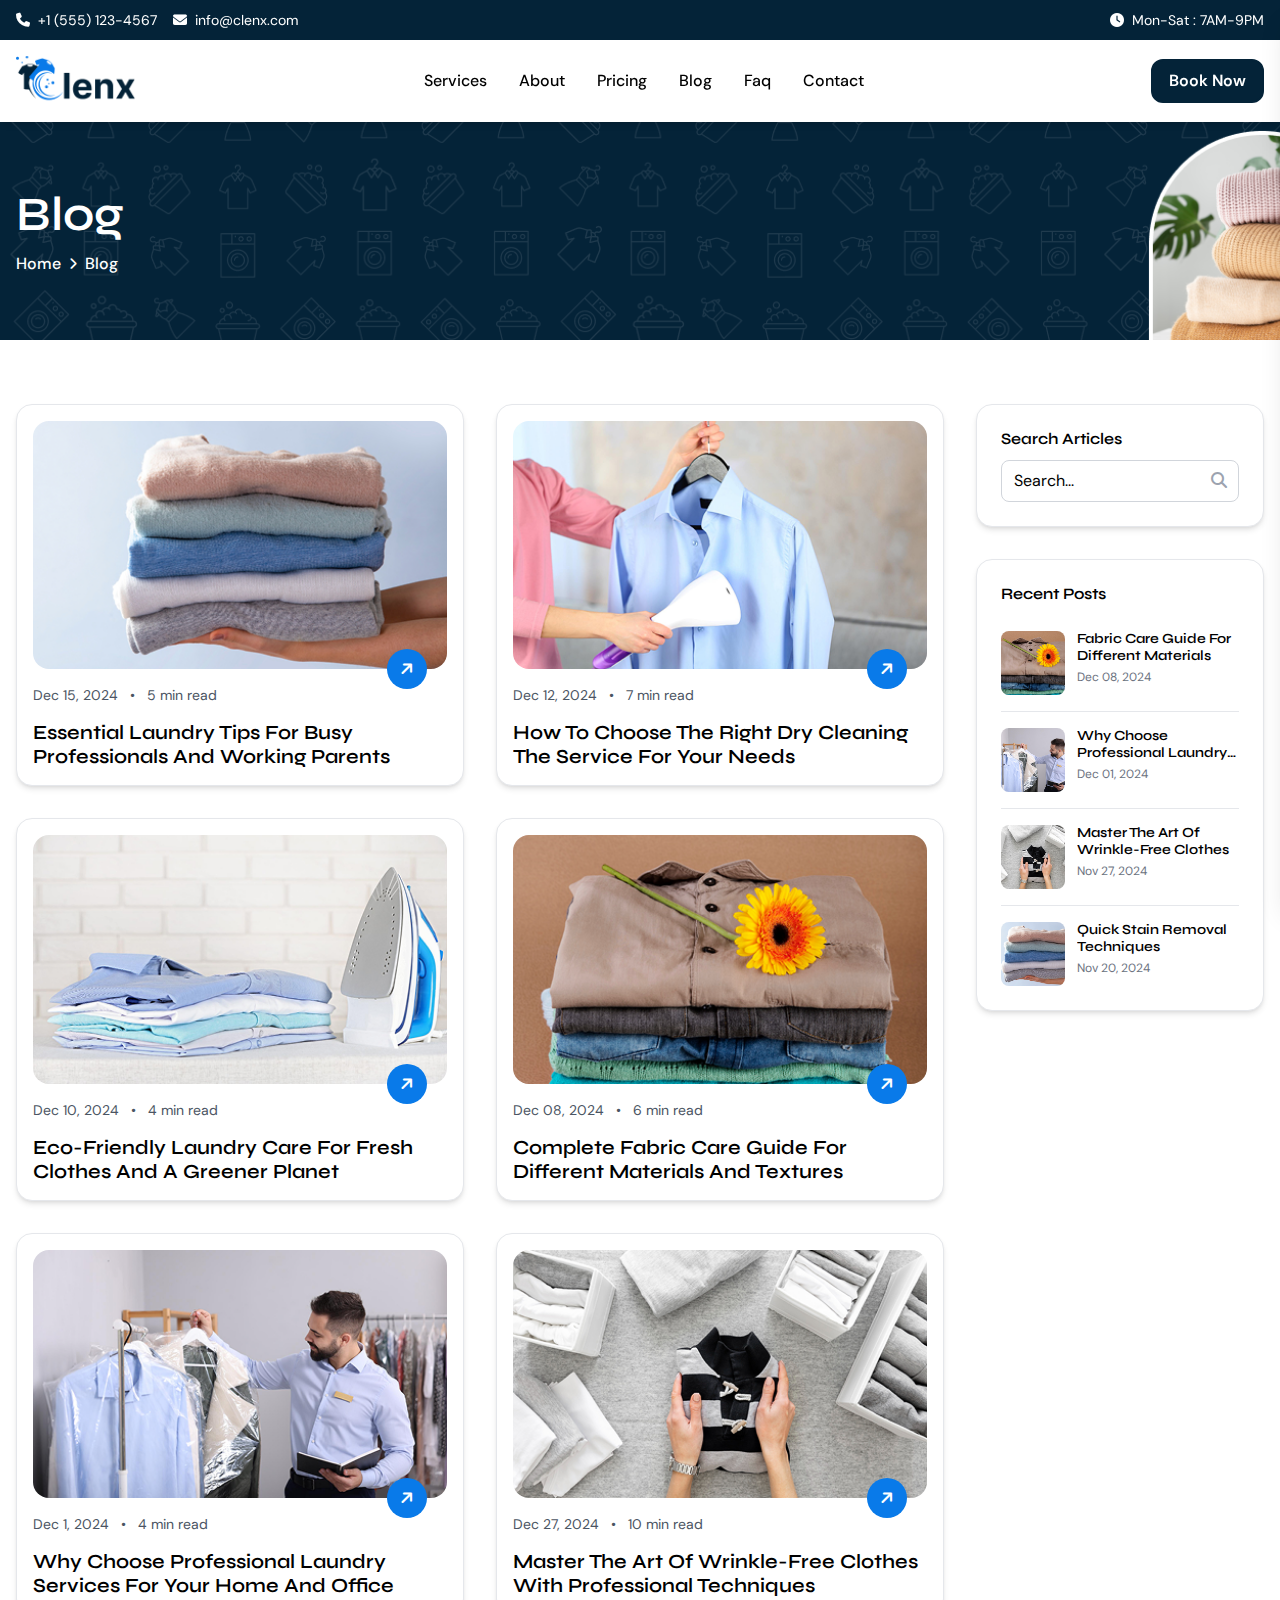
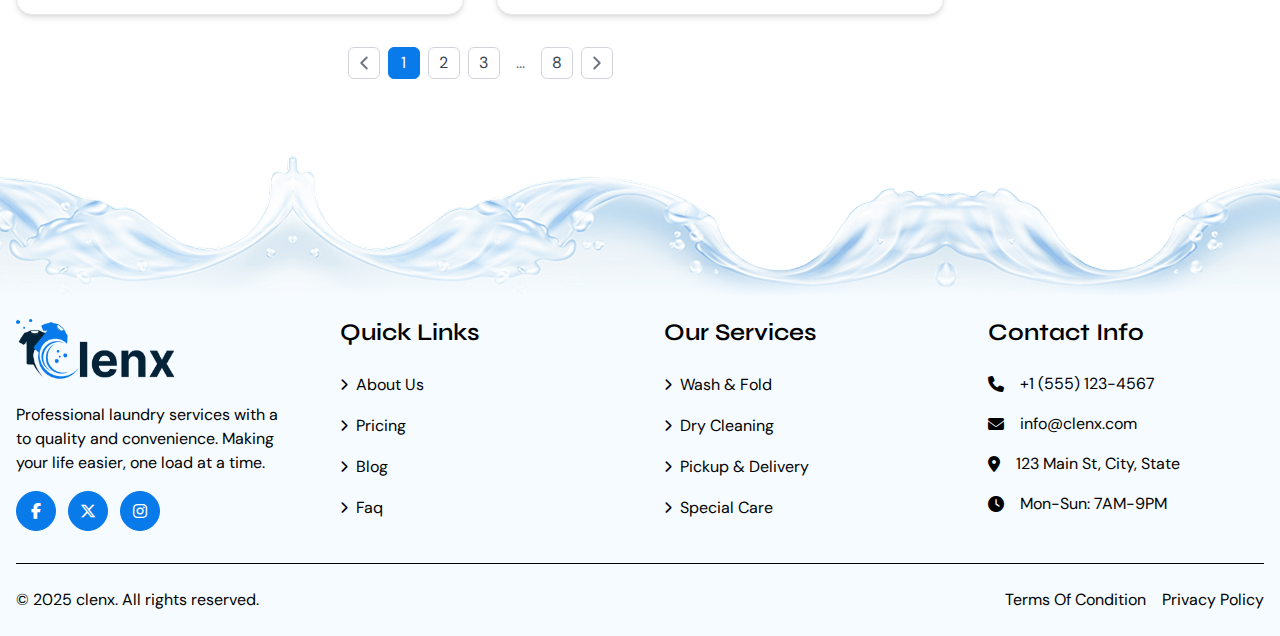
<file: blog.html>
<!DOCTYPE html>
<html lang="en">
  <head>
    <meta charset="UTF-8" />
    <title>Laundry Management | WorkDo</title>
    <meta name="author" content="Workdo" />
    <meta name="viewport" content="width=device-width, initial-scale=1.0, maximum-scale=1">
    <meta name="description" content="Laundry Management by Workdo is a smart solution to manage laundry services, orders, delivery schedules, and customer requests efficiently.">
    <meta name="keywords" content="Laundry Management, Laundry Addon, Workdo, Laundry Services, Order Management, Delivery Scheduling, Customer Laundry Requests, Laundry Dashboard">
    <link rel="icon" href="assets/images/favicon.png" />
    <link
      href="https://fonts.googleapis.com/css2?family=Caveat:wght@400..700&family=DM+Sans:ital,opsz,wght@0,9..40,100..1000;1,9..40,100..1000&family=Syne:wght@400..800&display=swap"
      rel="stylesheet">
    <link rel="stylesheet" href="assets/css/all.min.css" />
    <link rel="stylesheet" href="assets/css/swiper-bundle.min.css" />
    <script src="assets/js/tailwind.js"></script>
    <link rel="stylesheet" href="assets/css/style.css" />
  </head>

  <body>
    <div class="overlay"></div>
    <!-- Header/Navigation -->
    <header class="bg-white shadow-md sticky w-full top-0 z-[3]">
      <div
        class="bg-secondary text-white py-2.5 relative overflow-hidden hidden lg:block">
        <div
          class="md:container w-full mx-auto px-4">
          <div
            class="flex flex-col sm:flex-row justify-between items-center text-sm relative z-10">
            <div class="flex items-center gap-4 mb-2 sm:mb-0">
              <span class="flex items-center">
                <i class="fas fa-phone me-2"></i>
                <a href="tel:+1 (555) 123-4567">+1 (555) 123-4567</a>
              </span>
              <span class="flex items-center">
                <i class="fas fa-envelope me-2"></i>
                <a href="mailto:info@clenx.com">info@clenx.com</a>
              </span>
            </div>
            <div class="flex items-center">
              <i class="fas fa-clock me-2"></i>
              <span class>Mon-Sat : 7AM-9PM</span>
            </div>
          </div>
        </div>
      </div>
      <nav
        class="md:container w-full mx-auto px-4 py-3 lg:py-4">
        <div class="flex items-center justify-between">
          <div
            class="flex items-center logo-col md:max-w-[120px] max-w-[100px] w-full">
            <a href="index.html" class="block">
              <img src="assets/images/logo.png" alt="Laundry management"
                class="w-full h-full object-scale-down" />
            </a>
          </div>
          <div class="hidden lg:flex gap-8 capitalize font-medium">
            <a
              href="services.html"
              class="hover:text-primary capitalize transition-all duration-300">Services</a>
            <a
              href="about.html"
              class="hover:text-primary capitalize transition-all duration-300">About</a>
            <a
              href="pricing.html"
              class="hover:text-primary capitalize transition-all duration-300">pricing</a>
              <a
              href="blog.html"
              class="hover:text-primary capitalize transition-all duration-300">Blog</a>
                      <a
            href="faq.html"
            class="hover:text-primary capitalize transition-all duration-300">faq</a>
            <a
            href="contact.html"
            class="hover:text-primary capitalize transition-all duration-300">Contact</a>
          </div>
          <div class="flex items-center gap-4">
            <a
              href="booking.html"
              class="hidden lg:inline-flex btn btn-secondary">
              Book Now
            </a>
            <button
              class="lg:hidden w-10 h-10 text-xl flex items-center justify-center"
              id="mobile-menu-toggle">
              <i class="fas fa-bars"></i>
            </button>
          </div>
        </div>
      </nav>
    </header>

  
        <main>
        <section class="banner-section relative lg:py-16 py-10 z-[1]">
            <div class="absolute inset-0 w-full h-full z-[-1]">
                <img src="assets/images/common-banner-bg.png" alt="Common Banner Background Image"
                    class="w-full h-full object-cover rtl:scale-x-[-1]" loading="lazy">
            </div>
            <div class="md:container w-full mx-auto px-4">
                <div class="text-white">
                    <h2 class="text-2xl sm:text-4xl lg:text-5xl mb-2">blog</h2>
                    <nav class="md:text-base text-sm">
                        <ul class="flex flex-wrap items-center justify-start capitalize">
                            <li class="flex items-center font-medium">
                                <a href="index.html">Home</a>
                                <i class="fas fa-chevron-right mx-2 text-xs"></i>
                            </li>
                            <li class="font-medium">blog</li>
                        </ul>
                    </nav>
                </div>
            </div>
        </section>
        <section class="py-10 lg:py-16">
            <div class="md:container w-full mx-auto px-4">
      
      
              <div class="grid grid-cols-1 lg:grid-cols-4 gap-5 xl:gap-8">
                <!-- Main Content -->
                <div class="lg:col-span-3 order-2 lg:order-1">
                  <div class="grid grid-cols-1 sm:grid-cols-2 gap-5 lg:gap-8">
                    <div class="group relative bg-white rounded-2xl p-4 overflow-hidden shadow-md border h-full">
                      <div class="relative">
                        <div class="relative md:pt-[60%] pt-[70%] overflow-hidden rounded-2xl mb-4">
                          <img src="assets/images/blog-img01.png" alt="Blog"
                            class="absolute inset-0 w-full h-full object-cover group-hover:scale-110 transition-transform duration-700">
                        </div>
                        <div class="absolute md:-bottom-5 -bottom-4 end-5 flex items-center justify-between">
                          <a href="article.html"
                            class="md:w-10 md:h-10 w-8 h-8 bg-primary rounded-full flex items-center justify-center text-white hover:bg-secondary transition-all -rotate-45 group-hover:rotate-0 duration-300">
                            <i class="fas fa-arrow-right"></i>
                          </a>
                        </div>
                      </div>
                      <div>
                        <div class="flex items-center text-sm text-gray-600 md:mb-4 mb-3">
                          <span>Dec 15, 2024</span>
                          <span class="mx-3">•</span>
                          <span>5 min read</span>
                        </div>
                        <h3 class="md:text-xl text-lg hover:text-primary transition-colors duration-300">
                          <a href="article.html" class="line-clamp-2">
                            Essential Laundry Tips for Busy Professionals and Working Parents
                          </a>
                        </h3>
                      </div>
                    </div>
      
                    <div class="group relative bg-white rounded-2xl p-4 overflow-hidden shadow-md border h-full">
                      <div class="relative">
                        <div class="relative md:pt-[60%] pt-[70%] overflow-hidden rounded-2xl mb-4">
                          <img src="assets/images/blog-img02.png" alt="Blog"
                            class="absolute inset-0 w-full h-full object-cover group-hover:scale-110 transition-transform duration-700">
                        </div>
                        <div class="absolute md:-bottom-5 -bottom-4 end-5 flex items-center justify-between">
                          <a href="article.html"
                            class="md:w-10 md:h-10 w-8 h-8 bg-primary rounded-full flex items-center justify-center text-white hover:bg-secondary transition-all -rotate-45 group-hover:rotate-0 duration-300">
                            <i class="fas fa-arrow-right"></i>
                          </a>
                        </div>
                      </div>
                      <div>
                        <div class="flex items-center text-sm text-gray-600 md:mb-4 mb-3">
                          <span>Dec 12, 2024</span>
                          <span class="mx-3">•</span>
                          <span>7 min read</span>
                        </div>
                        <h3 class="md:text-xl text-lg hover:text-primary transition-colors duration-300">
                          <a href="article.html" class="line-clamp-2">
                            How to Choose the Right Dry Cleaning The Service for Your Needs
                          </a>
                        </h3>
                      </div>
                    </div>
      
                    <div class="group relative bg-white rounded-2xl p-4 overflow-hidden shadow-md border h-full">
                      <div class="relative">
                        <div class="relative md:pt-[60%] pt-[70%] overflow-hidden rounded-2xl mb-4">
                          <img src="assets/images/blog-img03.png" alt="Blog"
                            class="absolute inset-0 w-full h-full object-cover group-hover:scale-110 transition-transform duration-700">
                        </div>
                        <div class="absolute md:-bottom-5 -bottom-4 end-5 flex items-center justify-between">
                          <a href="article.html"
                            class="md:w-10 md:h-10 w-8 h-8 bg-primary rounded-full flex items-center justify-center text-white hover:bg-secondary transition-all -rotate-45 group-hover:rotate-0 duration-300">
                            <i class="fas fa-arrow-right"></i>
                          </a>
                        </div>
                      </div>
                      <div>
                        <div class="flex items-center text-sm text-gray-600 md:mb-4 mb-3">
                          <span>Dec 10, 2024</span>
                          <span class="mx-3">•</span>
                          <span>4 min read</span>
                        </div>
                        <h3 class="md:text-xl text-lg hover:text-primary transition-colors duration-300">
                          <a href="article.html" class="line-clamp-2">
                            Eco-Friendly Laundry Care for Fresh Clothes and a Greener Planet
                          </a>
                        </h3>
                      </div>
                    </div>
      
                    <div class="group relative bg-white rounded-2xl p-4 overflow-hidden shadow-md border h-full">
                      <div class="relative">
                        <div class="relative md:pt-[60%] pt-[70%] overflow-hidden rounded-2xl mb-4">
                          <img src="assets/images/blog-img04.png" alt="Blog"
                            class="absolute inset-0 w-full h-full object-cover group-hover:scale-110 transition-transform duration-700">
                        </div>
                        <div class="absolute md:-bottom-5 -bottom-4 end-5 flex items-center justify-between">
                          <a href="article.html"
                            class="md:w-10 md:h-10 w-8 h-8 bg-primary rounded-full flex items-center justify-center text-white hover:bg-secondary transition-all -rotate-45 group-hover:rotate-0 duration-300">
                            <i class="fas fa-arrow-right"></i>
                          </a>
                        </div>
                      </div>
                      <div>
                        <div class="flex items-center text-sm text-gray-600 md:mb-4 mb-3">
                          <span>Dec 08, 2024</span>
                          <span class="mx-3">•</span>
                          <span>6 min read</span>
                        </div>
                        <h3 class="md:text-xl text-lg hover:text-primary transition-colors duration-300">
                          <a href="article.html" class="line-clamp-2">
                            Complete Fabric Care Guide for Different Materials and Textures
                          </a>
                        </h3>
                      </div>
                    </div>
      
                    <div class="group relative bg-white rounded-2xl p-4 overflow-hidden shadow-md border h-full">
                      <div class="relative">
                        <div class="relative md:pt-[60%] pt-[70%] overflow-hidden rounded-2xl mb-4">
                          <img src="assets/images/blog-img05.png" alt="Blog"
                            class="absolute inset-0 w-full h-full object-cover group-hover:scale-110 transition-transform duration-700">
                        </div>
                        <div class="absolute md:-bottom-5 -bottom-4 end-5 flex items-center justify-between">
                          <a href="article.html"
                            class="md:w-10 md:h-10 w-8 h-8 bg-primary rounded-full flex items-center justify-center text-white hover:bg-secondary transition-all -rotate-45 group-hover:rotate-0 duration-300">
                            <i class="fas fa-arrow-right"></i>
                          </a>
                        </div>
                      </div>
                      <div>
                        <div class="flex items-center text-sm text-gray-600 md:mb-4 mb-3">
                          <span>Dec 1, 2024</span>
                          <span class="mx-3">•</span>
                          <span>4 min read</span>
                        </div>
                        <h3 class="md:text-xl text-lg hover:text-primary transition-colors duration-300">
                          <a href="article.html" class="line-clamp-2">
                            Why Choose Professional Laundry Services for Your Home and Office
                          </a>
                        </h3>
                      </div>
                    </div>
      
                    <div class="group relative bg-white rounded-2xl p-4 overflow-hidden shadow-md border h-full">
                      <div class="relative">
                        <div class="relative md:pt-[60%] pt-[70%] overflow-hidden rounded-2xl mb-4">
                          <img src="assets/images/blog-img06.png" alt="Blog"
                            class="absolute inset-0 w-full h-full object-cover group-hover:scale-110 transition-transform duration-700">
                        </div>
                        <div class="absolute md:-bottom-5 -bottom-4 end-5 flex items-center justify-between">
                          <a href="article.html"
                            class="md:w-10 md:h-10 w-8 h-8 bg-primary rounded-full flex items-center justify-center text-white hover:bg-secondary transition-all -rotate-45 group-hover:rotate-0 duration-300">
                            <i class="fas fa-arrow-right"></i>
                          </a>
                        </div>
                      </div>
                      <div>
                        <div class="flex items-center text-sm text-gray-600 md:mb-4 mb-3">
                          <span>Dec 27, 2024</span>
                          <span class="mx-3">•</span>
                          <span>10 min read</span>
                        </div>
                        <h3 class="md:text-xl text-lg hover:text-primary transition-colors duration-300">
                          <a href="article.html" class="line-clamp-2">
                            Master the Art of Wrinkle-Free Clothes with Professional Techniques
                          </a>
                        </h3>
                      </div>
                    </div>
      
                  </div>
                  <div class="flex justify-center md:mt-8 mt-5">
                    <div class="flex items-center gap-2">
                      <a href="javascript:void(0)"
                        class="p-1 h-8 w-8 flex items-center justify-center rounded-md border border-gray-300 text-gray-500 hover:bg-gray-50 disabled">
                        <svg class="rtl:scale-x-[-1]" xmlns="http://www.w3.org/2000/svg" width="24" height="24"
                          viewBox="0 0 24 24" fill="none" stroke="currentColor" stroke-width="2" stroke-linecap="round"
                          stroke-linejoin="round" class="h-4 w-4">
                          <path d="m15 18-6-6 6-6" />
                        </svg>
                      </a>
                      <a href="javascript:void(0)"
                        class="p-1 h-8 w-8 flex items-center justify-center rounded-md border border-primary bg-primary text-white">
                        1
                      </a>
                      <a href="javascript:void(0)"
                        class="p-1 h-8 w-8 flex items-center justify-center rounded-md border border-gray-300 text-gray-700 hover:bg-gray-50">
                        2
                      </a>
                      <a href="javascript:void(0)"
                        class="p-1 h-8 w-8 flex items-center justify-center rounded-md border border-gray-300 text-gray-700 hover:bg-gray-50">
                        3
                      </a>
                      <span class="px-2 text-gray-500">...</span>
                      <a href="javascript:void(0)"
                        class="p-1 h-8 w-8 flex items-center justify-center rounded-md border border-gray-300 text-gray-700 hover:bg-gray-50">
                        8
                      </a>
                      <a href="javascript:void(0)"
                        class="p-1 h-8 w-8 flex items-center justify-center rounded-md border border-gray-300 text-gray-500 hover:bg-gray-50">
                        <svg class="rtl:scale-x-[-1]" xmlns="http://www.w3.org/2000/svg" width="24" height="24"
                          viewBox="0 0 24 24" fill="none" stroke="currentColor" stroke-width="2" stroke-linecap="round"
                          stroke-linejoin="round" class="h-4 w-4">
                          <path d="m9 18 6-6-6-6" />
                        </svg>
                      </a>
                    </div>
                  </div>
                </div>
      
                <!-- Sidebar -->
                <div class="lg:col-span-1 space-y-5 lg:space-y-8 order-1 lg:order-2">
                  <!-- Search Widget -->
                  <div class="bg-white p-4 lg:p-6 rounded-2xl shadow-md border">
                    <h3 class="  mb-3">Search Articles</h3>
                    <div class="relative">
                      <input type="text" placeholder="Search..."
                        class="pe-8 form-input w-full px-3 py-2  rounded-lg border border-gray-300 focus:border-primary">
                      <button class="absolute end-3 top-1/2 transform -translate-y-1/2 text-gray-400 hover:text-primary">
                        <i class="fas fa-search"></i>
                      </button>
                    </div>
                  </div>
      
      
                  <!-- Recent Posts Widget -->
                  <div class="bg-white p-4 lg:p-6 rounded-2xl shadow-md border">
                    <h3 class="  mb-3">Recent Posts</h3>
                    <div>
                      <div class="flex gap-3 py-4 border-b border-gray-200">
                        <div class="w-16 h-16 rounded-lg flex-shrink-0 overflow-hidden">
                          <img src="assets/images/blog-img04.png" alt="Recent" class="w-full h-full  object-cover ">
                        </div>
                        <div>
                          <h4
                            class="font-medium  text-sm mb-1 hover:text-primary cursor-pointer transition-colors line-clamp-2">
                            Fabric Care Guide for Different Materials
                          </h4>
                          <p class="text-xs text-gray-500">Dec 08, 2024</p>
                        </div>
                      </div>
      
                      <div class="flex gap-3 py-4 border-b border-gray-200">
                        <div class="w-16 h-16 rounded-lg flex-shrink-0 overflow-hidden">
                          <img src="assets/images/blog-img05.png" alt="Recent" class="w-full h-full  object-cover ">
                        </div>
                        <div>
                          <h4
                            class="font-medium  text-sm mb-1 hover:text-primary cursor-pointer transition-colors line-clamp-2">
                            Why Choose Professional Laundry Services
                          </h4>
                          <p class="text-xs text-gray-500">Dec 01, 2024</p>
                        </div>
                      </div>
      
                      <div class="flex gap-3 py-4 border-b border-gray-200">
                        <div class="w-16 h-16 rounded-lg flex-shrink-0 overflow-hidden">
                          <img src="assets/images/blog-img06.png" alt="Recent" class="w-full h-full  object-cover ">
                        </div>
                        <div>
                          <h4
                            class="font-medium  text-sm mb-1 hover:text-primary cursor-pointer transition-colors line-clamp-2">
                            Master the Art of Wrinkle-Free Clothes
                          </h4>
                          <p class="text-xs text-gray-500">Nov 27, 2024</p>
                        </div>
                      </div>
      
                      <div class="flex gap-3 pt-4">
                        <div class="w-16 h-16 rounded-lg flex-shrink-0 overflow-hidden">
                          <img src="assets/images/blog-img01.png" alt="Recent" class="w-full h-full  object-cover ">
                        </div>
                        <div>
                          <h4
                            class="font-medium  text-sm mb-1 hover:text-primary cursor-pointer transition-colors line-clamp-2">
                            Quick Stain Removal Techniques
                          </h4>
                          <p class="text-xs text-gray-500">Nov 20, 2024</p>
                        </div>
                      </div>
      
                    </div>
                  </div>
                </div>
              </div>
            </div>
          </section>

    </main>

    <!-- Footer -->
     <footer
      class="md:pt-44 pt-24 relative overflow-hidden">
    <div class="absolute top-0 start-0 w-full md:h-[155px] h-[60px]">
      <img src="assets/images/footer-bg.png" alt="Footer Image" loading="lazy" class="w-full h-full object-cover">
    </div>
      <div class="bg-light pt-8 md:-mt-8 -mt-10">
        <div class="md:container w-full mx-auto px-4">
          <div
            class="grid grid-cols-1 sm:grid-cols-3 lg:grid-cols-4 gap-4 md:gap-6 lg:gap-8 xl:gap-12">
            <div class="space-y-4 sm:col-span-3 lg:col-span-1">
              <div
                class="flex items-center footer-logo max-w-[110px] lg:max-w-[160px] w-full sm:mx-auto lg:m-0">
                <a href="index.html" class="block transition-transform duration-300">
                  <img src="assets/images/logo.png" alt="footer-logo" />
                </a>
              </div>
              <p
                class="sm:text-center lg:text-start sm:max-w-lg w-full mx-auto lg:m-0 lg:max-w-full">
                Professional laundry services with a to quality and convenience.
                Making your life easier, one load at a time.
              </p>
              <div class="flex gap-3 lg:justify-start sm:justify-center">
                <a
                  href="javascript:;"
                  class="md:w-10 w-8 h-8 md:h-10 border border-primary text-primary bg-primary hover:bg-white hover:text-primary text-white rounded-full flex items-center justify-center transition-all duration-300">
                  <i class="fab fa-facebook-f"></i>
                </a>
                <a
                  href="javascript:;"
                  class="md:w-10 w-8 h-8 md:h-10 border border-primary text-primary bg-primary hover:bg-white hover:text-primary text-white rounded-full flex items-center justify-center transition-all duration-300">
                  <i class="fab fa-x-twitter"></i>
                </a>
                <a
                  href="javascript:;"
                  class="md:w-10 w-8 h-8 md:h-10 border border-primary text-primary bg-primary hover:bg-white hover:text-primary text-white rounded-full flex items-center justify-center transition-all duration-300">
                  <i class="fab fa-instagram"></i>
                </a>
              </div>
            </div>
            <div>
              <h3
                class="sm:text-xl text-lg lg:text-2xl mb-3 md:mb-6">
                Quick Links
              </h3>
              <ul class="md:space-y-4 space-y-3 capitalize">
                <li>
                  <a
                    href="about.html"
                    class="md:text-base text-sm inline-flex items-center hover:translate-x-2 transition-all duration-300">
                    <i class="fas fa-chevron-right text-xs me-2"></i>
                    About Us
                  </a>
                </li>
                <li>
                  <a
                    href="pricing.html"
                    class="md:text-base text-sm inline-flex items-center hover:translate-x-2 transition-all duration-300">
                    <i class="fas fa-chevron-right text-xs me-2"></i>
                    pricing
                  </a>
                </li>
                <li>
                  <a
                    href="blog.html"
                    class="md:text-base text-sm inline-flex items-center hover:translate-x-2 transition-all duration-300">
                    <i class="fas fa-chevron-right text-xs me-2"></i>
                    Blog
                  </a>
                </li>
                <li>
                  <a
                    href="faq.html"
                    class="md:text-base text-sm inline-flex items-center hover:translate-x-2 transition-all duration-300">
                    <i class="fas fa-chevron-right text-xs me-2"></i>
                    Faq
                  </a>
                </li>
              </ul>
            </div>
            <div>
              <h3
                class="sm:text-xl text-lg lg:text-2xl mb-3 md:mb-6">
                Our Services
              </h3>
              <ul class="md:space-y-4 space-y-3">
                <li>
                  <a
                    href="services.html"
                    class="md:text-base text-sm inline-flex items-center hover:translate-x-2 transition-all duration-300">
                    <i class="fas fa-chevron-right text-xs me-2"></i>
                    Wash & Fold
                  </a>
                </li>
                <li>
                  <a
                    href="services.html"
                    class="md:text-base text-sm inline-flex items-center hover:translate-x-2 transition-all duration-300">
                    <i class="fas fa-chevron-right text-xs me-2"></i>
                    Dry Cleaning
                  </a>
                </li>
                <li>
                  <a
                    href="services.html"
                    class="md:text-base text-sm inline-flex items-center hover:translate-x-2 transition-all duration-300">
                    <i class="fas fa-chevron-right text-xs me-2"></i>
                    Pickup & Delivery
                  </a>
                </li>
                <li>
                  <a
                    href="services.html"
                    class="md:text-base text-sm inline-flex items-center hover:translate-x-2 transition-all duration-300">
                    <i class="fas fa-chevron-right text-xs me-2"></i>
                    Special Care
                  </a>
                </li>
              </ul>
            </div>
            <div>
              <h3
                class="sm:text-xl text-lg lg:text-2xl mb-3 md:mb-6">
                Contact Info
              </h3>
              <div class="space-y-4">
                <div class="flex items-center gap-4 md:text-base text-sm">
                    <i class="fas fa-phone "></i>
                    <a href="tel:+1 (555) 123-4567">+1 (555) 123-4567</a>
                </div>
                <div class="flex items-center gap-4 md:text-base text-sm">
                    <i class="fas fa-envelope "></i>
                    <a href="mailto:info@clenx.com">info@clenx.com</a>
                </div>
                <div class="flex items-center gap-4 md:text-base text-sm">
                    <i class="fas fa-map-marker-alt "></i>
                    <p>123 Main St, City, State</p>
                </div>
                <div class="flex items-center gap-4 md:text-base text-sm">
                    <i class="fas fa-clock"></i>
                    <p>Mon-Sun: 7AM-9PM</p>
                </div>
              </div>
            </div>
          </div>
          <div class="border-t border-black mt-6 md:mt-8 py-4 md:py-6">
            <div
              class="flex flex-col sm:flex-row flex-wrap gap-2 justify-between sm:items-center">
              <p>© 2025 clenx. All rights reserved.</p>
              <ul class="flex gap-4 md:text-base text-sm">
                <li>
                  <a href="terms-condition.html">Terms Of Condition</a>
                </li>
                <li>
                  <a href="privacy-policy.html">Privacy Policy</a>
                </li>
              </ul>
            </div>
          </div>
        </div>
      </div>
    </footer>

    <!-- mobile menu modal  -->
    <div
      id="mobile-menu"
      class="mobile-menu fixed inset-y-0 end-0 z-[100] bg-white shadow-xl transform translate-x-full transition-transform duration-300 max-w-[325px] w-full ease-in-out overflow-y-auto">
      <div class="flex justify-between items-center p-4 border-b">
        <a href="index.html" class="block max-w-[90px] w-full">
          <img src="assets/images/logo.png" alt="logo" class="logo-img" />
        </a>
        <button
          id="close-mobile-menu"
          class="hover:text-primary transition-colors">
          <i class="fas fa-times text-xl"></i>
        </button>
      </div>
      <nav class="p-4">
        <ul class="space-y-2 capitalize">
          <li>
            <a
              href="services.html"
              class="block py-3 px-4 rounded-xl hover:bg-gray-100 transition-colors border">
              <i class="fas fa-soap me-3"></i>Services
            </a>
          </li>
          <li>
            <a
              href="booking.html"
              class="block py-3 px-4 rounded-xl hover:bg-gray-100 transition-colors border">
              <i class="fas fa-calendar-check me-3"></i>booking
            </a>
          </li>
          <li>
            <a
              href="about.html"
              class="block py-3 px-4 rounded-xl hover:bg-gray-100 transition-colors border">
              <i class="fas fa-info-circle me-3"></i>About
            </a>
          </li>
          <li>
            <a
              href="pricing.html"
              class="block py-3 px-4 rounded-xl hover:bg-gray-100 transition-colors border">
              <i class="fas fa-tags me-3"></i>pricing
            </a>
          </li>
          <li>
            <a
              href="blog.html"
              class="block py-3 px-4 rounded-xl hover:bg-gray-100 transition-colors border">
              <i class="fa-solid fa-newspaper me-3"></i>Blog
            </a>
          </li>
               <li>
            <a
              href="faq.html"
              class="block py-3 px-4 rounded-xl hover:bg-gray-100 transition-colors border">
              <i class="fa-solid fa-newspaper me-3"></i>faq
            </a>
          </li>
          <li>
            <a
              href="contact.html"
              class="block py-3 px-4 rounded-xl hover:bg-gray-100 transition-colors border">
              <i class="fas fa-headset me-3"></i>Contact
            </a>
          </li>
        </ul>
        <div class="mt-2 py-3 px-4 rounded-2xl border space-y-2">
          <span class="flex items-center">
            <i class="fas fa-phone me-2"></i>
            <a href="tel:+1 (555) 123-4567">+1 (555) 123-4567</a>
          </span>
          <span class="flex items-center">
            <i class="fas fa-envelope me-2"></i>
            <a href="mailto:info@clenx.com">info@clenx.com</a>
          </span>
          <div class="flex items-center">
            <i class="fas fa-clock me-2"></i>
            <span class>Mon-Sat : 7AM-9PM</span>
          </div>
        </div>
      </nav>
    </div>
    <script src="assets/js/swiper-bundle.min.js" defer></script>
    <script src="assets/js/main.js" defer></script>
  </body>
</html>
</file>
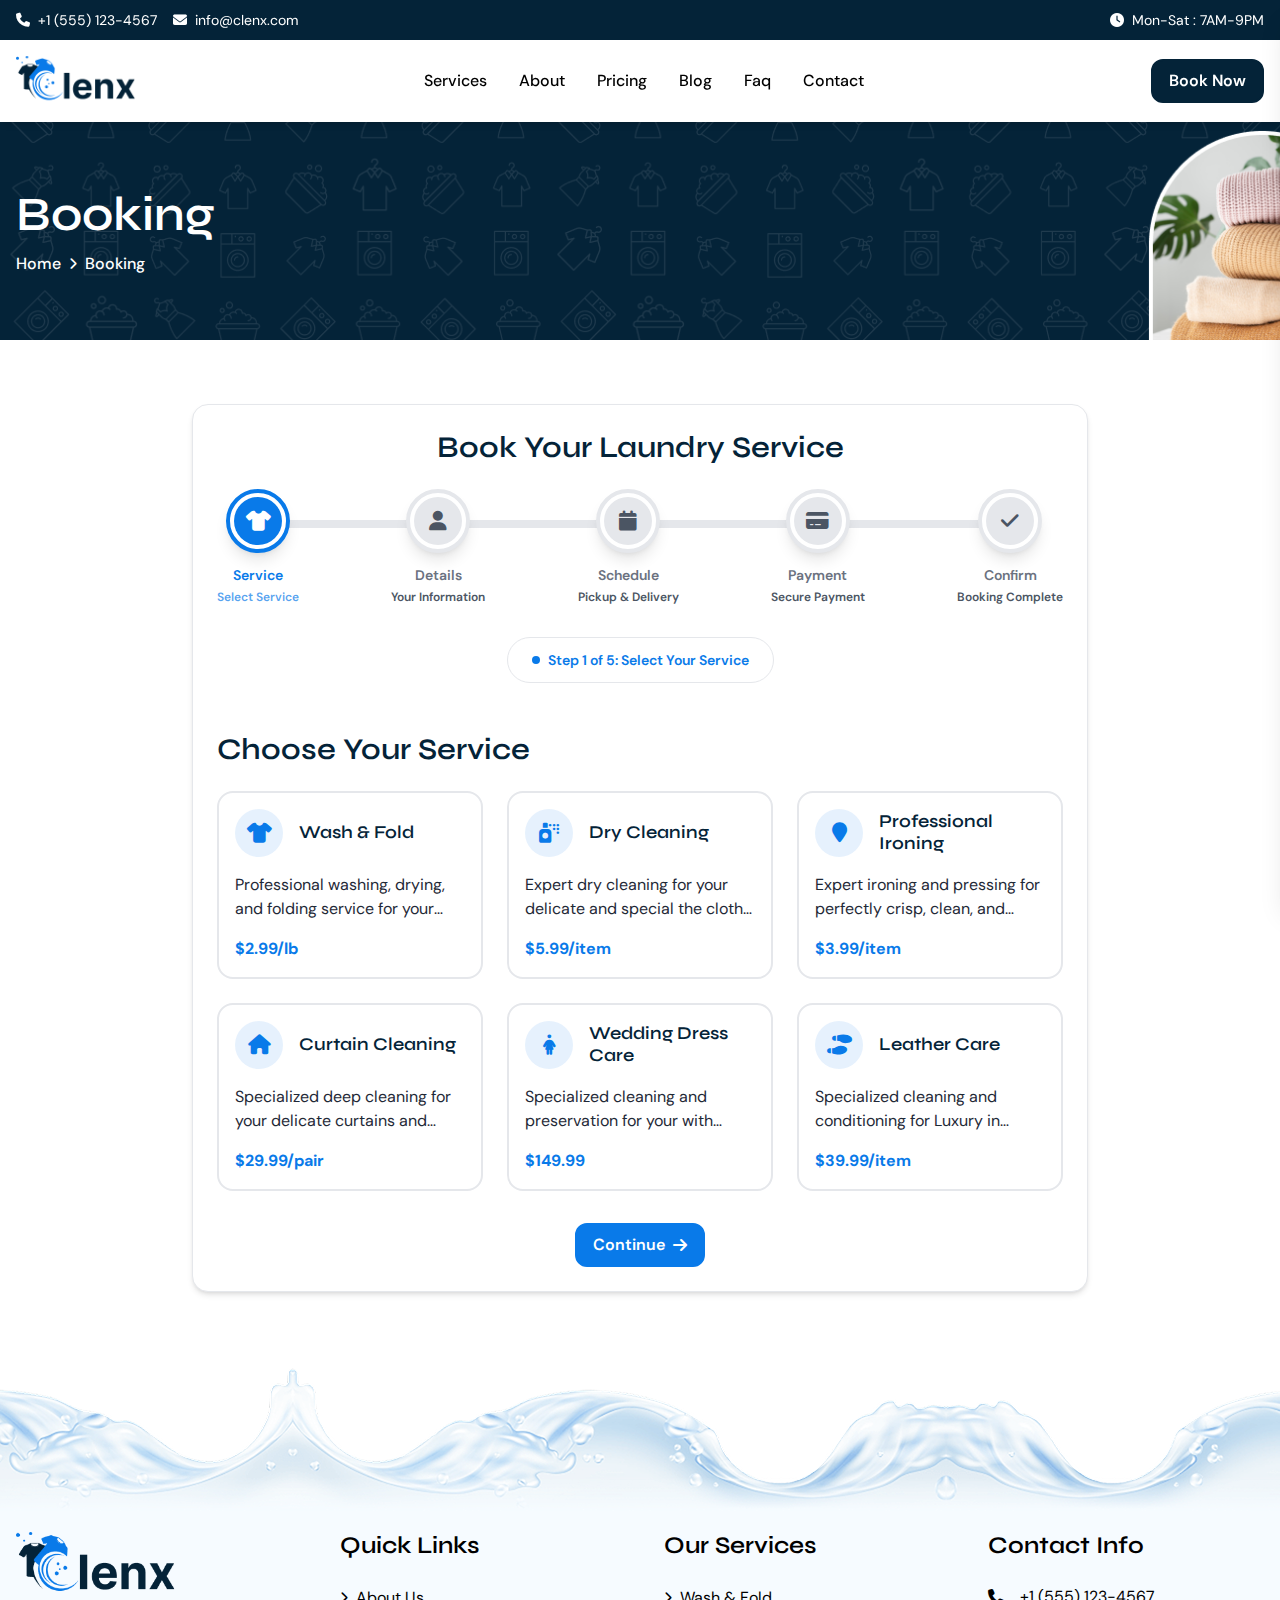
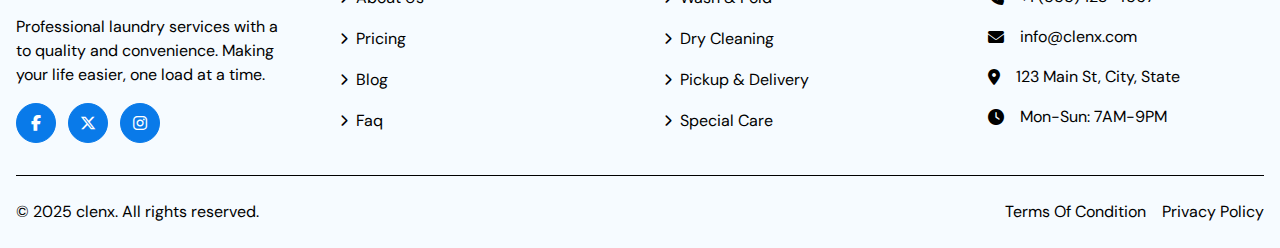
<file: booking.html>
<!DOCTYPE html>
<html lang="en">
  <head>
    <meta charset="UTF-8" />
    <title>Laundry Management | WorkDo</title>
    <meta name="author" content="Workdo" />
    <meta name="viewport" content="width=device-width, initial-scale=1.0, maximum-scale=1">
    <meta name="description" content="Laundry Management by Workdo is a smart solution to manage laundry services, orders, delivery schedules, and customer requests efficiently.">
    <meta name="keywords" content="Laundry Management, Laundry Addon, Workdo, Laundry Services, Order Management, Delivery Scheduling, Customer Laundry Requests, Laundry Dashboard">
    <link rel="icon" href="assets/images/favicon.png" />
    <link
      href="https://fonts.googleapis.com/css2?family=Caveat:wght@400..700&family=DM+Sans:ital,opsz,wght@0,9..40,100..1000;1,9..40,100..1000&family=Syne:wght@400..800&display=swap"
      rel="stylesheet">
    <link rel="stylesheet" href="assets/css/all.min.css" />
    <link rel="stylesheet" href="assets/css/swiper-bundle.min.css" />
    <script src="assets/js/tailwind.js"></script>
    <link rel="stylesheet" href="assets/css/style.css" />
  </head>

  <body>
    <div class="overlay"></div>
    <!-- Header/Navigation -->
    <header class="bg-white shadow-md sticky w-full top-0 z-[3]">
      <div
        class="bg-secondary text-white py-2.5 relative overflow-hidden hidden lg:block">
        <div
          class="md:container w-full mx-auto px-4">
          <div
            class="flex flex-col sm:flex-row justify-between items-center text-sm relative z-10">
            <div class="flex items-center gap-4 mb-2 sm:mb-0">
              <span class="flex items-center">
                <i class="fas fa-phone me-2"></i>
                <a href="tel:+1 (555) 123-4567">+1 (555) 123-4567</a>
              </span>
              <span class="flex items-center">
                <i class="fas fa-envelope me-2"></i>
                <a href="mailto:info@clenx.com">info@clenx.com</a>
              </span>
            </div>
            <div class="flex items-center">
              <i class="fas fa-clock me-2"></i>
              <span class>Mon-Sat : 7AM-9PM</span>
            </div>
          </div>
        </div>
      </div>



      <nav
        class="md:container w-full mx-auto px-4 py-3 lg:py-4">
        <div class="flex items-center justify-between">
          <div
            class="flex items-center logo-col md:max-w-[120px] max-w-[100px] w-full">
            <a href="index.html" class="block">
              <img src="assets/images/logo.png" alt="Laundry management"
                class="w-full h-full object-scale-down" />
            </a>
          </div>
          <div class="hidden lg:flex gap-8 capitalize font-medium">
            <a
              href="services.html"
              class="hover:text-primary capitalize transition-all duration-300">Services</a>
            <a
              href="about.html"
              class="hover:text-primary capitalize transition-all duration-300">About</a>
            <a
              href="pricing.html"
              class="hover:text-primary capitalize transition-all duration-300">pricing</a>
              <a
              href="blog.html"
              class="hover:text-primary capitalize transition-all duration-300">Blog</a>
                      <a
            href="faq.html"
            class="hover:text-primary capitalize transition-all duration-300">faq</a>
            <a
            href="contact.html"
            class="hover:text-primary capitalize transition-all duration-300">Contact</a>
          </div>
          <div class="flex items-center gap-4">
            <a
              href="booking.html"
              class="hidden lg:inline-flex btn btn-secondary">
              Book Now
            </a>
            <button
              class="lg:hidden w-10 h-10 text-xl flex items-center justify-center"
              id="mobile-menu-toggle">
              <i class="fas fa-bars"></i>
            </button>
          </div>
        </div>
      </nav>
    </header>

        <main>
        <section class="banner-section relative lg:py-16 py-10 z-[1]">
            <div class="absolute inset-0 w-full h-full z-[-1]">
                <img src="assets/images/common-banner-bg.png" alt="Common Banner Background Image"
                    class="w-full h-full object-cover rtl:scale-x-[-1]" loading="lazy">
            </div>
            <div class="md:container w-full mx-auto px-4">
                <div class="text-white">
                    <h2 class="text-2xl sm:text-4xl lg:text-5xl mb-2">booking</h2>
                    <nav class="md:text-base text-sm">
                        <ul class="flex flex-wrap items-center justify-start capitalize">
                            <li class="flex items-center font-medium">
                                <a href="index.html">Home</a>
                                <i class="fas fa-chevron-right mx-2 text-xs"></i>
                            </li>
                            <li class="font-medium">booking</li>
                        </ul>
                    </nav>
                </div>
            </div>
        </section>
        <section class="py-10 lg:py-16  booking-section">
            <div class="md:container mx-auto px-4 ">
                <div class="max-w-4xl mx-auto">

                    <!-- Form Steps -->
                    <div class="bg-white rounded-2xl border shadow-md p-4 md:p-6 relative overflow-hidden">

                        <div class="mb-6 lg:mb-12 relative">

                            <!-- Progress Steps -->
                            <div class="relative">
                                <h2
                                    class="text-xl sm:text-3xl tech-font font-bold text-secondary mb-4 lg:mb-6 text-center">
                                    Book Your Laundry Service
                                </h2>
                                <div class="flex items-center justify-between relative">
                                    <!-- Progress Line -->
                                    <div
                                        class="absolute top-1/2 md:top-[30%] start-0 w-[92%] mx-auto end-0 h-1 lg:h-2 bg-gray-200 rounded-full -translate-y-1/2">
                                        <div
                                            class="h-full bg-primary rounded-full transition-all duration-500 ease-in-out progress-line w-0">
                                        </div>
                                    </div>

                                    <!-- Step 1 -->
                                    <div class="step-indicator flex flex-col items-center relative">
                                        <div
                                            class="w-10 h-10 lg:w-16 sm:w-14 sm:h-14 lg:h-16 rounded-full bg-white border-2 md:border-4 border-primary flex items-center justify-center md:mb-3 transition-all duration-300 group shadow-lg">
                                            <div
                                                class="w-7 h-7 lg:w-12 sm:w-10 sm:h-10 lg:h-12 rounded-full bg-primary flex items-center justify-center text-white font-semibold transition-transform">
                                                <i class="fas fa-tshirt text-md lg:text-xl"></i>
                                            </div>
                                        </div>
                                        <span class="text-sm font-semibold text-primary hidden md:block">Service</span>
                                        <span class="text-xs text-gray-600 mt-1 hidden md:block font-semibold">Select
                                            Service</span>
                                    </div>

                                    <!-- Step 2 -->
                                    <div class="step-indicator flex flex-col items-center relative">
                                        <div
                                            class="w-10 h-10 lg:w-16 sm:w-14 sm:h-14 lg:h-16 rounded-full bg-white border-2 md:border-4 border-gray-200 flex items-center justify-center md:mb-3 transition-all duration-300 group shadow-lg">
                                            <div
                                                class="w-7 h-7 lg:w-12 sm:w-10 sm:h-10 lg:h-12 rounded-full bg-gray-200 flex items-center justify-center text-gray-600 font-semibold transition-transform">
                                                <i class="fas fa-user text-md lg:text-xl"></i>
                                            </div>
                                        </div>
                                        <span class="text-sm font-semibold text-gray-500 hidden md:block">Details</span>
                                        <span class="text-xs text-gray-600 mt-1 hidden md:block font-semibold">Your
                                            Information</span>
                                    </div>

                                    <!-- Step 3 -->
                                    <div class="step-indicator flex flex-col items-center relative">
                                        <div
                                            class="w-10 h-10 lg:w-16 sm:w-14 sm:h-14 lg:h-16 rounded-full bg-white border-2 md:border-4 border-gray-200 flex items-center justify-center md:mb-3 transition-all duration-300 group shadow-lg">
                                            <div
                                                class="w-7 h-7 lg:w-12 sm:w-10 sm:h-10 lg:h-12 rounded-full bg-gray-200 flex items-center justify-center text-gray-600 font-semibold transition-transform">
                                                <i class="fas fa-calendar text-md lg:text-xl"></i>
                                            </div>
                                        </div>
                                        <span
                                            class="text-sm font-semibold text-gray-500 hidden md:block">Schedule</span>
                                        <span class="text-xs text-gray-600 mt-1 hidden md:block font-semibold">Pickup &
                                            Delivery</span>
                                    </div>

                                    <!-- Step 4 -->
                                    <div class="step-indicator flex flex-col items-center relative">
                                        <div
                                            class="w-10 h-10 lg:w-16 sm:w-14 sm:h-14 lg:h-16 rounded-full bg-white border-2 md:border-4 border-gray-200 flex items-center justify-center md:mb-3 transition-all duration-300 group shadow-lg">
                                            <div
                                                class="w-7 h-7 lg:w-12 sm:w-10 sm:h-10 lg:h-12 rounded-full bg-gray-200 flex items-center justify-center text-gray-600 font-semibold transition-transform">
                                                <i class="fas fa-credit-card text-md lg:text-xl"></i>
                                            </div>
                                        </div>
                                        <span class="text-sm font-semibold text-gray-500 hidden md:block">Payment</span>
                                        <span class="text-xs text-gray-600 mt-1 hidden md:block font-semibold">Secure
                                            Payment</span>
                                    </div>

                                    <!-- Step 5 -->
                                    <div class="step-indicator flex flex-col items-center relative">
                                        <div
                                            class="w-10 h-10 lg:w-16 sm:w-14 sm:h-14 lg:h-16 rounded-full bg-white border-2 md:border-4 border-gray-200 flex items-center justify-center  md:mb-3 transition-all duration-300 group shadow-lg">
                                            <div
                                                class="w-7 h-7 lg:w-12 sm:w-10 sm:h-10 lg:h-12 rounded-full bg-gray-200 flex items-center justify-center text-gray-600 font-semibold transition-transform">
                                                <i class="fas fa-check text-md lg:text-xl"></i>
                                            </div>
                                        </div>
                                        <span class="text-sm font-semibold text-gray-500 hidden md:block">Confirm</span>
                                        <span class="text-xs text-gray-600 mt-1 hidden md:block font-semibold">Booking
                                            Complete</span>
                                    </div>
                                </div>

                                <!-- Progress Status -->
                                <div class="text-center mt-4 sm:mt-6 lg:mt-8">
                                    <div
                                        class="inline-flex items-center px-3 md:px-6 py-3 rounded-full bg-white border border-gray-200 text-primary text-sm font-semibold progress-status">
                                        <span class="w-3 h-3 bg-primary rounded-full me-3 animate-pulse"></span>
                                        Step 1 of 5: Select Your Service
                                    </div>
                                </div>
                            </div>
                        </div>

                        <!-- Step Content -->
                        <div>
                            <!-- Step 1: Service Selection -->
                            <div id="step1" class="step-content animate-fade-in">
                                <h2 class="text-xl md:text-2xl lg:text-3xl font-bold text-secondary mb-4 lg:mb-6">Choose
                                    Your Service</h2>

                                <div class="grid grid-cols-1 sm:grid-cols-2 lg:grid-cols-3 lg:gap-6 gap-5">
                                    <!-- Wash & Fold Service -->
                                    <div class="service-card cursor-pointer group" data-service="wash-fold" data-price="2.99">
                                        <div
                                            class="bg-white rounded-2xl border-2 border-gray-200 p-4 hover:border-primary transition-all relative overflow-hidden h-full">
                                            <div class="flex items-center justify-between mb-4">
                                                <div class="flex items-center">
                                                    <div class="w-12 h-12 rounded-full bg-primary/10 flex items-center justify-center me-4 service-card-icon flex-shrink-0">
                                                        <i class="fas fa-tshirt text-primary text-xl"></i>
                                                    </div>
                                                    <h4 class="text-lg font-semibold text-secondary">Wash & Fold</h4>
                                                </div>
                                            </div>
                                            <p class="text-gray-800 md:mb-4 mb-3 line-clamp-2">Professional washing,
                                                drying, and folding service for your everyday clothes.</p>
                                            <span class="text-primary font-bold">$2.99/lb</span>
                                        </div>
                                    </div>

                                    <!-- Dry Cleaning Service -->
                                    <div class="service-card cursor-pointer group" data-service="dry-cleaning" data-price="5.99">
                                        <div
                                            class="bg-white rounded-2xl border-2 border-gray-200 p-4 hover:border-primary transition-all relative overflow-hidden h-full">
                                            <div class="flex items-center justify-between mb-4">
                                                <div class="flex items-center">
                                                    <div class="w-12 h-12 rounded-full bg-primary/10 flex items-center justify-center me-4 service-card-icon flex-shrink-0">
                                                        <i class="fas fa-spray-can text-primary text-xl"></i>
                                                    </div>
                                                    <h4 class="text-lg font-semibold text-secondary">Dry Cleaning</h4>
                                                </div>
                                            </div>
                                            <p class="text-gray-800 md:mb-4 mb-3 line-clamp-2">Expert dry cleaning for
                                                your delicate and special the cloth in garments.</p>
                                            <span class="text-primary font-bold">$5.99/item</span>
                                        </div>
                                    </div>

                                    <!-- Ironing Service -->
                                    <div class="service-card cursor-pointer group" data-service="ironing" data-price="3.99">
                                        <div
                                            class="bg-white rounded-2xl border-2 border-gray-200 p-4 hover:border-primary transition-all relative overflow-hidden h-full">
                                            <div class="flex items-center justify-between mb-4">
                                                <div class="flex items-center">
                                                    <div class="w-12 h-12 rounded-full bg-primary/10 flex items-center justify-center me-4 service-card-icon flex-shrink-0">
                                                        <i class="fas fa-location-pin text-primary text-xl"></i>
                                                    </div>
                                                    <h4 class="text-lg font-semibold text-secondary">Professional Ironing</h4>
                                                </div>
                                            </div>
                                            <p class="text-gray-800 md:mb-4 mb-3 line-clamp-2">Expert ironing and
                                                pressing for perfectly crisp, clean, and professional clothes.</p>
                                            <span class="text-primary font-bold">$3.99/item</span>
                                        </div>
                                    </div>

                                    <!-- Curtain Cleaning -->
                                    <div class="service-card cursor-pointer group" data-service="curtain-cleaning" data-price="8.99">
                                        <div
                                            class="bg-white rounded-2xl border-2 border-gray-200 p-4 hover:border-primary transition-all relative overflow-hidden h-full">
                                            <div class="flex items-center justify-between mb-4">
                                                <div class="flex items-center">
                                                    <div class="w-12 h-12 rounded-full bg-primary/10 flex items-center justify-center me-4 service-card-icon flex-shrink-0">
                                                        <i class="fas fa-home text-primary text-xl"></i>
                                                    </div>
                                                    <h4 class="text-lg font-semibold text-secondary">Curtain Cleaning</h4>
                                                </div>
                                            </div>
                                            <p class="text-gray-800 md:mb-4 mb-3 line-clamp-2">Specialized deep cleaning
                                                for your delicate curtains and elegant drapes.</p>
                                            <span class="text-primary font-bold">$29.99/pair</span>
                                        </div>
                                    </div>

                                    <!-- Wedding Dress Cleaning -->
                                    <div class="service-card cursor-pointer group">
                                        <div
                                            class="bg-white rounded-2xl border-2 border-gray-200 p-4 hover:border-primary transition-all relative overflow-hidden h-full">
                                            <div class="flex items-center justify-between mb-4">
                                                <div class="flex items-center">
                                                    <div class="w-12 h-12 rounded-full bg-primary/10 flex items-center justify-center me-4 service-card-icon flex-shrink-0">
                                                        <i class="fas fa-female text-primary text-xl"></i>
                                                    </div>
                                                    <h4 class="text-lg font-semibold text-secondary">Wedding Dress Care</h4>
                                                </div>
                                            </div>
                                            <p class="text-gray-800 md:mb-4 mb-3 line-clamp-2">Specialized cleaning and
                                                preservation for your with wedding dress.</p>
                                            <span class="text-primary font-bold">$149.99</span>
                                        </div>
                                    </div>

                                    <!-- Leather Care -->
                                    <div class="service-card cursor-pointer group">
                                        <div
                                            class="bg-white rounded-2xl border-2 border-gray-200 p-4 hover:border-primary transition-all relative overflow-hidden h-full">
                                            <div class="flex items-center justify-between mb-4">
                                                <div class="flex items-center">
                                                    <div class="w-12 h-12 rounded-full bg-primary/10 flex items-center justify-center me-4 service-card-icon flex-shrink-0">
                                                        <i class="fas fa-shoe-prints text-primary text-xl"></i>
                                                    </div>
                                                    <h4 class="text-lg font-semibold text-secondary">Leather Care</h4>
                                                </div>
                                            </div>
                                            <p class="text-gray-800 md:mb-4 mb-3 line-clamp-2">Specialized cleaning and
                                                conditioning for Luxury in leather items.</p>
                                            <span class="text-primary font-bold">$39.99/item</span>
                                        </div>
                                    </div>
                                </div>
                                <div class="mt-6 lg:mt-8 flex justify-center">
                                    <button class="btn next-step" data-next="2">
                                        Continue <i class="fas fa-arrow-right"></i>
                                    </button>
                                </div>
                            </div>

                            <!-- Step 2: Customer Details -->
                            <div id="step2" class="step-content hidden">
                                <h2 class="text-xl md:text-2xl lg:text-3xl font-bold text-secondary mb-4 lg:mb-6">Your
                                    Details</h2>
                                <form id="step2-form">
                                    <div class="grid grid-cols-1 sm:grid-cols-2 gap-4 md:gap-6">
                                        <div>
                                            <label class="block text-sm font-medium text-gray-700 mb-2">Full
                                                Name</label>
                                            <input type="text"
                                                class="form-input w-full px-3 py-2  rounded-lg border border-gray-300 focus:border-primary"
                                                placeholder="Enter your full name" required>
                                        </div>
                                        <div>
                                            <label class="block text-sm font-medium text-gray-700 mb-2">Email</label>
                                            <input type="email"
                                                class="form-input w-full px-3 py-2  rounded-lg border border-gray-300 focus:border-primary"
                                                placeholder="Enter your email" required>
                                        </div>
                                        <div>
                                            <label class="block text-sm font-medium text-gray-700 mb-2">Phone
                                                Number</label>
                                            <input type="tel"
                                                class="form-input w-full px-3 py-2  rounded-lg border border-gray-300 focus:border-primary"
                                                placeholder="Enter your phone number" required>
                                        </div>
                                        <div>
                                            <label class="block text-sm font-medium text-gray-700 mb-2">Address</label>
                                            <input type="text"
                                                class="form-input w-full px-3 py-2  rounded-lg border border-gray-300 focus:border-primary"
                                                placeholder="Enter your address" required>
                                        </div>
                                        <div class="sm:col-span-2">
                                            <label class="block text-sm font-medium text-gray-700 mb-2">Number of
                                                Items</label>
                                            <input type="text"
                                                class="form-input w-full px-3 py-2  rounded-lg border border-gray-300 focus:border-primary"
                                                placeholder="Enter the number of items" required>
                                        </div>
                                        <div class="sm:col-span-2">
                                            <label class="block text-sm font-medium text-gray-700 mb-2">Special
                                                Instructions</label>
                                            <textarea
                                                class="form-input w-full px-3 py-2  rounded-lg border border-gray-300 focus:border-primary"
                                                rows="3" placeholder="Any special requirements?"></textarea>
                                        </div>
                                    </div>
                                </form>
                                <div class="mt-6 lg:mt-8 flex justify-between">
                                    <button class="prev-step btn btn-secondary" data-prev="1">
                                        <i class="fas fa-arrow-left"></i> Back
                                    </button>
                                    <button type="submit" form="step2-form" class="next-step btn" data-next="3">
                                        Continue <i class="fas fa-arrow-right"></i>
                                    </button>
                                </div>
                            </div>

                            <!-- Step 3: Schedule -->
                            <div id="step3" class="step-content hidden">
                                <h2 class="text-xl md:text-2xl lg:text-3xl font-bold text-secondary mb-4 lg:mb-6">Pickup
                                    & Delivery Schedule</h2>
                                <form id="step3-form">
                                    <div class="grid grid-cols-1 sm:grid-cols-2 gap-4 md:gap-6">
                                        <div>
                                            <label class="block text-sm font-medium text-gray-700 mb-2">Pickup
                                                Date</label>
                                            <input type="date"
                                                class="form-input w-full px-3 py-2  rounded-lg border border-gray-300 focus:border-primary"
                                                required>
                                        </div>
                                        <div>
                                            <label class="block text-sm font-medium text-gray-700 mb-2">Pickup
                                                Time</label>
                                            <select
                                                class="form-input w-full px-3 py-2  rounded-lg border border-gray-300 focus:border-primary"
                                                required>
                                                <option value="">Select time</option>
                                                <option value="9:00 AM">9:00 AM</option>
                                                <option value="10:00 AM">10:00 AM</option>
                                                <option value="11:00 AM">11:00 AM</option>
                                                <option value="12:00 PM">12:00 PM</option>
                                                <option value="1:00 PM">1:00 PM</option>
                                                <option value="2:00 PM">2:00 PM</option>
                                                <option value="3:00 PM">3:00 PM</option>
                                                <option value="4:00 PM">4:00 PM</option>
                                            </select>
                                        </div>
                                        <div>
                                            <label class="block text-sm font-medium text-gray-700 mb-2">Delivery
                                                Date</label>
                                            <input type="date"
                                                class="form-input w-full px-3 py-2  rounded-lg border border-gray-300 focus:border-primary"
                                                required>
                                        </div>
                                        <div>
                                            <label class="block text-sm font-medium text-gray-700 mb-2">Delivery
                                                Time</label>
                                            <select
                                                class="form-input w-full px-3 py-2  rounded-lg border border-gray-300 focus:border-primary"
                                                required>
                                                <option value="">Select time</option>
                                                <option value="9:00 AM">9:00 AM</option>
                                                <option value="10:00 AM">10:00 AM</option>
                                                <option value="11:00 AM">11:00 AM</option>
                                                <option value="12:00 PM">12:00 PM</option>
                                                <option value="1:00 PM">1:00 PM</option>
                                                <option value="2:00 PM">2:00 PM</option>
                                                <option value="3:00 PM">3:00 PM</option>
                                                <option value="4:00 PM">4:00 PM</option>
                                            </select>
                                        </div>
                                    </div>
                                </form>
                                <div class="mt-6 lg:mt-8 flex justify-between">
                                    <button class="prev-step btn btn-secondary" data-prev="2">
                                        <i class="fas fa-arrow-left"></i> Back
                                    </button>
                                    <button type="submit" form="step3-form" class="next-step btn" data-next="4">
                                        Continue <i class="fas fa-arrow-right"></i>
                                    </button>
                                </div>
                            </div>

                            <!-- Step 4: Payment -->
                            <div id="step4" class="step-content hidden">
                                <h2 class="text-xl md:text-2xl lg:text-3xl font-bold text-secondary mb-4 lg:mb-6">
                                    Payment Method</h2>
                                <div class="space-y-4">
                                    <div class="payment-method cursor-pointer">
                                        <div
                                            class="bg-white rounded-2xl border-2 border-gray-200 p-4 sm:p-6 hover:border-primary transition-all">
                                            <div class="flex items-center gap-3">
                                                <svg width="22" height="16" viewBox="0 0 22 16" fill="none"
                                                    xmlns="http://www.w3.org/2000/svg">
                                                    <path
                                                        d="M22 3.56641V2.40625C22 1.07731 20.9227 0 19.5938 0H2.40625C1.07731 0 0 1.07731 0 2.40625V3.56641C0 3.68504 0.096207 3.78125 0.214844 3.78125H21.7852C21.9038 3.78125 22 3.68504 22 3.56641Z"
                                                        fill="black" />
                                                    <path
                                                        d="M0 5.37109V12.7188C0 14.0477 1.07731 15.125 2.40625 15.125H19.5938C20.9227 15.125 22 14.0477 22 12.7188V5.37109C22 5.25246 21.9038 5.15625 21.7852 5.15625H0.214844C0.096207 5.15625 0 5.25246 0 5.37109ZM5.5 11C5.5 11.3797 5.19217 11.6875 4.8125 11.6875H4.125C3.74533 11.6875 3.4375 11.3797 3.4375 11V10.3125C3.4375 9.93283 3.74533 9.625 4.125 9.625H4.8125C5.19217 9.625 5.5 9.93283 5.5 10.3125V11Z"
                                                        fill="black" />
                                                </svg>

                                                <div>
                                                    <h4
                                                        class="text-[16px] sm:text-lg font-semibold text-secondary mb-1">
                                                        Credit Card</h4>
                                                    <p class="text-gray-600">Pay securely with your credit card</p>
                                                </div>
                                            </div>
                                        </div>

                                    </div>

                                    <div class="payment-method cursor-pointer">
                                        <div
                                            class="bg-white rounded-2xl border-2 border-gray-200 p-4 sm:p-6 hover:border-primary transition-all">
                                            <div class="flex items-center gap-3">
                                                <svg width="22" height="18" viewBox="0 0 22 18" fill="none"
                                                    xmlns="http://www.w3.org/2000/svg">
                                                    <path
                                                        d="M1.36031 0H15.9654C16.7089 0 17.3257 0.616806 17.3257 1.36028V15.9709C17.3257 16.7143 16.7089 17.3311 15.9654 17.3311H1.36031C0.616842 17.3311 3.65947e-05 16.7143 3.65947e-05 15.9709V1.36578C-0.0054706 0.616805 0.611335 0 1.36031 0Z"
                                                        fill="#FED0A2" />
                                                    <path
                                                        d="M10.067 5.85414L8.65712 5.02806L7.24728 5.85414C7.14815 5.92023 7.02148 5.83762 7.02148 5.72197V0H10.2928V5.72197C10.3093 5.85414 10.1606 5.92023 10.067 5.85414Z"
                                                        fill="#FCB43B" />
                                                    <path d="M1.86133 13.1125H6.44882V15.4311H1.86133V13.1125Z"
                                                        fill="white" />
                                                    <path
                                                        d="M7.96631 10.2156L18.8989 4.65726L21.9999 10.7565L11.0673 16.3149L7.96631 10.2156Z"
                                                        fill="#7CC250" />
                                                    <path
                                                        d="M17.1272 6.53149L10.5516 9.87436C10.8821 10.5242 10.6012 11.3283 9.92383 11.6752L11.0473 13.8836C11.7247 13.5366 12.5397 13.7845 12.8702 14.4343L19.4458 11.0914C19.1153 10.4416 19.3962 9.63755 20.0736 9.2906L18.9501 7.08221C18.2782 7.43467 17.4577 7.18134 17.1272 6.53149ZM15.8991 12.2535C14.9904 12.7161 13.856 12.2975 13.3603 11.3228C12.8647 10.348 13.2006 9.18045 14.1038 8.71785C15.0125 8.25524 16.147 8.67379 16.6426 9.64856C17.1382 10.6288 16.8023 11.7909 15.8991 12.2535Z"
                                                        fill="#B0DA96" />
                                                    <path d="M8.86133 10.4856H21.1313V17.331H8.86133V10.4856Z"
                                                        fill="#7CC250" />
                                                    <path
                                                        d="M18.6915 11.3503H11.3119C11.3119 12.0828 10.6951 12.6721 9.93506 12.6721V15.1448C10.6951 15.1448 11.3119 15.7341 11.3119 16.4665H18.686C18.686 15.7341 19.3028 15.1448 20.0628 15.1448V12.6721C19.3028 12.6776 18.6915 12.0773 18.6915 11.3503ZM15.0017 15.8938C13.9773 15.8938 13.1568 15.0071 13.1568 13.9112C13.1568 12.8153 13.9828 11.9286 15.0017 11.9286C16.026 11.9286 16.8466 12.8153 16.8466 13.9112C16.8466 15.0071 16.015 15.8938 15.0017 15.8938Z"
                                                        fill="#B0DA96" />
                                                    <path
                                                        d="M11.5429 17.3311H8.29917C8.04033 17.3311 7.83105 17.1218 7.83105 16.863V16.6427C7.83105 16.3838 8.04033 16.1746 8.29917 16.1746H11.5429C11.8017 16.1746 12.011 16.3838 12.011 16.6427V16.863C12.011 17.1218 11.8017 17.3311 11.5429 17.3311Z"
                                                        fill="#FCB43B" />
                                                    <path
                                                        d="M11.5429 16.1802H8.29917C8.04033 16.1802 7.83105 15.9709 7.83105 15.7121V15.4918C7.83105 15.233 8.04033 15.0237 8.29917 15.0237H11.5429C11.8017 15.0237 12.011 15.233 12.011 15.4918V15.7121C12.011 15.9709 11.8017 16.1802 11.5429 16.1802Z"
                                                        fill="#FDC362" />
                                                    <path
                                                        d="M11.5429 15.0567H8.29917C8.04033 15.0567 7.83105 14.8474 7.83105 14.5885V14.3683C7.83105 14.1094 8.04033 13.9001 8.29917 13.9001H11.5429C11.8017 13.9001 12.011 14.1094 12.011 14.3683V14.5885C12.011 14.8474 11.8017 15.0567 11.5429 15.0567Z"
                                                        fill="#FCB43B" />
                                                    <path
                                                        d="M15.6957 17.3311H12.452C12.1932 17.3311 11.9839 17.1218 11.9839 16.863V16.6427C11.9839 16.3838 12.1932 16.1746 12.452 16.1746H15.6957C15.9546 16.1746 16.1638 16.3838 16.1638 16.6427V16.863C16.1638 17.1218 15.9546 17.3311 15.6957 17.3311Z"
                                                        fill="#FDC362" />
                                                    <path
                                                        d="M15.6957 16.1802H12.452C12.1932 16.1802 11.9839 15.9709 11.9839 15.7121V15.4918C11.9839 15.233 12.1932 15.0237 12.452 15.0237H15.6957C15.9546 15.0237 16.1638 15.233 16.1638 15.4918V15.7121C16.1638 15.9709 15.9546 16.1802 15.6957 16.1802Z"
                                                        fill="#FCB43B" />
                                                </svg>
                                                <div>
                                                    <h4 class="text-[16px] sm:text-lg font-semibold text-secondary">Cash
                                                        on Delivery</h4>
                                                    <p class="text-gray-600">Pay when your clothes are delivered</p>
                                                </div>
                                            </div>
                                        </div>

                                    </div>

                                    <div class="payment-method cursor-pointer">
                                        <div
                                            class="bg-white rounded-2xl border-2 border-gray-200 p-4 sm:p-6 hover:border-primary transition-all">
                                            <div class="flex items-center gap-3">
                                                <svg width="22" height="22" viewBox="0 0 22 22" fill="none"
                                                    xmlns="http://www.w3.org/2000/svg">
                                                    <path
                                                        d="M18.4283 5.68391C18.4655 5.38119 18.485 5.07298 18.485 4.76021C18.485 2.13125 16.3538 0 13.7248 0H5.76945C5.26903 0 4.8418 0.361367 4.75878 0.85482L1.82745 18.2776C1.72226 18.9028 2.2042 19.4725 2.83812 19.4725H5.74758C6.24799 19.4725 6.68326 19.1114 6.76624 18.6179C6.76624 18.6179 6.77109 18.589 6.77986 18.5369H6.7799L6.37445 20.9468C6.28181 21.4978 6.70655 22 7.26528 22H9.81062C10.2517 22 10.6283 21.6815 10.7014 21.2465L11.4245 16.9488C11.5492 16.2079 12.1906 15.6655 12.9418 15.6655H13.6105C17.2426 15.6655 20.187 12.721 20.187 9.08892C20.187 7.68346 19.4923 6.4411 18.4283 5.68391Z"
                                                        fill="#002987" />
                                                    <path
                                                        d="M18.4283 5.68384C17.9731 9.38684 14.8171 12.2542 10.991 12.2542H8.77105C8.26999 12.2542 7.83726 12.5879 7.70152 13.0598L6.37456 20.9467C6.28187 21.4977 6.70662 21.9999 7.26534 21.9999H9.81068C10.2518 21.9999 10.6283 21.6814 10.7015 21.2465L11.4246 16.9487C11.5492 16.2079 12.1906 15.6654 12.9419 15.6654H13.6105C17.2427 15.6654 20.1871 12.721 20.1871 9.08885C20.1871 7.68339 19.4924 6.44103 18.4283 5.68384Z"
                                                        fill="#0085CC" />
                                                    <path
                                                        d="M8.77124 12.2542H10.9912C14.8173 12.2542 17.9733 9.38683 18.4285 5.68387C17.7458 5.19806 16.9115 4.91138 16.0098 4.91138H10.2155C9.55576 4.91138 8.99248 5.38777 8.883 6.03832L7.70166 13.0598C7.8374 12.5879 8.27018 12.2542 8.77124 12.2542Z"
                                                        fill="#00186A" />
                                                </svg>
                                                <div>
                                                    <h4 class="text-[16px] sm:text-lg font-semibold text-secondary">
                                                        PayPal</h4>
                                                    <p class="text-gray-600">Pay securely with PayPal</p>
                                                </div>
                                            </div>
                                        </div>
                                        <!-- PayPal Details -->
                                        <div class="paypal-details mt-4 p-4 sm:p-6 bg-gray-50 rounded-lg hidden">
                                            <div class="space-y-4">
                                                <div class="flex items-center text-gray-600">
                                                    <i class="fas fa-lock text-primary me-3"></i>
                                                    <span>Secure payment through PayPal</span>
                                                </div>
                                                <div class="flex items-center text-gray-600">
                                                    <i class="fas fa-globe text-primary me-3"></i>
                                                    <span>Available in multiple currencies</span>
                                                </div>
                                                <button class="btn w-full sm:w-auto">
                                                    <i class="fab fa-paypal me-2"></i> Pay with PayPal
                                                </button>
                                            </div>
                                        </div>
                                    </div>
                                </div>
                                <div class="mt-6 lg:mt-8 flex justify-between">
                                    <button class="prev-step btn btn-secondary" data-prev="3">
                                        <i class="fas fa-arrow-left"></i> Back
                                    </button>
                                    <button class="next-step btn" data-next="5">
                                        Continue <i class="fas fa-arrow-right"></i>
                                    </button>
                                </div>
                            </div>

                            <!-- Step 5: Confirmation -->
                            <div id="step5" class="step-content hidden">
                                <div class="text-center">
                                    <!-- Animated Success Icon -->
                                    <div
                                        class="relative w-16 h-16 sm:w-20 sm:h-20 md:w-24 md:h-24 lg:w-28 lg:h-28 mx-auto mb-4 md:mb-6">
                                        <div class="absolute inset-0 bg-green-100 rounded-full animate-pulse"></div>
                                        <div
                                            class="absolute inset-2 bg-white rounded-full flex items-center justify-center">
                                            <div
                                                class="w-12 h-12 sm:w-16 sm:h-16 lg:w-20 lg:h-20 bg-green-500 rounded-full flex items-center justify-center">
                                                <i class="fas fa-check sm:text-4xl text-2xl text-white"></i>
                                            </div>
                                        </div>
                                    </div>

                                    <!-- Confirmation Message -->
                                    <h2
                                        class="text-xl md:text-2xl lg:text-3xl font-bold text-secondary mb-4 lg:mb-6 animate-fade-in">
                                        Booking Confirmed!
                                    </h2>
                                    <p class="text-gray-700 mb-3 md:mb-6 animate-fade-in-delay">
                                        Thank you for choosing our service. Your order has been successfully placed.
                                    </p>

                                    <!-- Order Details Card -->
                                    <div class="bg-white rounded-2xl p-4 md:p-6 mb-6 max-w-xl mx-auto transform border">
                                        <h3 class="text-lg lg:text-xl font-semibold text-secondary border-b pb-3 lg:pb-4 mb-6">Booking Details</h3>
                                        <div class="grid grid-cols-1 gap-2 ">
                                            <!-- Dynamic content will be inserted here by JavaScript -->
                                        </div>
                                    </div>

                                    <!-- Action Buttons -->
                                    <div class="flex flex-wrap justify-center gap-4">
                                        <button class="btn">
                                            <i class="fas fa-download group-hover:animate-bounce"></i> Download Receipt
                                        </button>
                                        <button class="btn btn-secondary">
                                            <i class="fas fa-share-alt group-hover:rotate-12 transition-transform"></i>
                                            Share Details
                                        </button>
                                    </div>
                                </div>
                            </div>
                        </div>
                    </div>
                </div>
            </div>
        </section>

    </main>

    <!-- Footer -->
     <footer
      class="md:pt-44 pt-24 relative overflow-hidden">
    <div class="absolute top-0 start-0 w-full md:h-[155px] h-[60px]">
      <img src="assets/images/footer-bg.png" alt="Footer Image" loading="lazy" class="w-full h-full object-cover">
    </div>
      <div class="bg-light pt-8 md:-mt-8 -mt-10">
        <div class="md:container w-full mx-auto px-4">
          <div
            class="grid grid-cols-1 sm:grid-cols-3 lg:grid-cols-4 gap-4 md:gap-6 lg:gap-8 xl:gap-12">
            <div class="space-y-4 sm:col-span-3 lg:col-span-1">
              <div
                class="flex items-center footer-logo max-w-[110px] lg:max-w-[160px] w-full sm:mx-auto lg:m-0">
                <a href="index.html" class="block transition-transform duration-300">
                  <img src="assets/images/logo.png" alt="footer-logo" />
                </a>
              </div>
              <p
                class="sm:text-center lg:text-start sm:max-w-lg w-full mx-auto lg:m-0 lg:max-w-full">
                Professional laundry services with a to quality and convenience.
                Making your life easier, one load at a time.
              </p>
              <div class="flex gap-3 lg:justify-start sm:justify-center">
                <a
                  href="javascript:;"
                  class="md:w-10 w-8 h-8 md:h-10 border border-primary text-primary bg-primary hover:bg-white hover:text-primary text-white rounded-full flex items-center justify-center transition-all duration-300">
                  <i class="fab fa-facebook-f"></i>
                </a>
                <a
                  href="javascript:;"
                  class="md:w-10 w-8 h-8 md:h-10 border border-primary text-primary bg-primary hover:bg-white hover:text-primary text-white rounded-full flex items-center justify-center transition-all duration-300">
                  <i class="fab fa-x-twitter"></i>
                </a>
                <a
                  href="javascript:;"
                  class="md:w-10 w-8 h-8 md:h-10 border border-primary text-primary bg-primary hover:bg-white hover:text-primary text-white rounded-full flex items-center justify-center transition-all duration-300">
                  <i class="fab fa-instagram"></i>
                </a>
              </div>
            </div>
            <div>
              <h3
                class="sm:text-xl text-lg lg:text-2xl mb-3 md:mb-6">
                Quick Links
              </h3>
              <ul class="md:space-y-4 space-y-3 capitalize">
                <li>
                  <a
                    href="about.html"
                    class="md:text-base text-sm inline-flex items-center hover:translate-x-2 transition-all duration-300">
                    <i class="fas fa-chevron-right text-xs me-2"></i>
                    About Us
                  </a>
                </li>
                <li>
                  <a
                    href="pricing.html"
                    class="md:text-base text-sm inline-flex items-center hover:translate-x-2 transition-all duration-300">
                    <i class="fas fa-chevron-right text-xs me-2"></i>
                    pricing
                  </a>
                </li>
                <li>
                  <a
                    href="blog.html"
                    class="md:text-base text-sm inline-flex items-center hover:translate-x-2 transition-all duration-300">
                    <i class="fas fa-chevron-right text-xs me-2"></i>
                    Blog
                  </a>
                </li>
                <li>
                  <a
                    href="faq.html"
                    class="md:text-base text-sm inline-flex items-center hover:translate-x-2 transition-all duration-300">
                    <i class="fas fa-chevron-right text-xs me-2"></i>
                    Faq
                  </a>
                </li>
              </ul>
            </div>
            <div>
              <h3
                class="sm:text-xl text-lg lg:text-2xl mb-3 md:mb-6">
                Our Services
              </h3>
              <ul class="md:space-y-4 space-y-3">
                <li>
                  <a
                    href="services.html"
                    class="md:text-base text-sm inline-flex items-center hover:translate-x-2 transition-all duration-300">
                    <i class="fas fa-chevron-right text-xs me-2"></i>
                    Wash & Fold
                  </a>
                </li>
                <li>
                  <a
                    href="services.html"
                    class="md:text-base text-sm inline-flex items-center hover:translate-x-2 transition-all duration-300">
                    <i class="fas fa-chevron-right text-xs me-2"></i>
                    Dry Cleaning
                  </a>
                </li>
                <li>
                  <a
                    href="services.html"
                    class="md:text-base text-sm inline-flex items-center hover:translate-x-2 transition-all duration-300">
                    <i class="fas fa-chevron-right text-xs me-2"></i>
                    Pickup & Delivery
                  </a>
                </li>
                <li>
                  <a
                    href="services.html"
                    class="md:text-base text-sm inline-flex items-center hover:translate-x-2 transition-all duration-300">
                    <i class="fas fa-chevron-right text-xs me-2"></i>
                    Special Care
                  </a>
                </li>
              </ul>
            </div>
            <div>
              <h3
                class="sm:text-xl text-lg lg:text-2xl mb-3 md:mb-6">
                Contact Info
              </h3>
              <div class="space-y-4">
                <div class="flex items-center gap-4 md:text-base text-sm">
                    <i class="fas fa-phone "></i>
                    <a href="tel:+1 (555) 123-4567">+1 (555) 123-4567</a>
                </div>
                <div class="flex items-center gap-4 md:text-base text-sm">
                    <i class="fas fa-envelope "></i>
                    <a href="mailto:info@clenx.com">info@clenx.com</a>
                </div>
                <div class="flex items-center gap-4 md:text-base text-sm">
                    <i class="fas fa-map-marker-alt "></i>
                    <p>123 Main St, City, State</p>
                </div>
                <div class="flex items-center gap-4 md:text-base text-sm">
                    <i class="fas fa-clock"></i>
                    <p>Mon-Sun: 7AM-9PM</p>
                </div>
              </div>
            </div>
          </div>
          <div class="border-t border-black mt-6 md:mt-8 py-4 md:py-6">
            <div
              class="flex flex-col sm:flex-row flex-wrap gap-2 justify-between sm:items-center">
              <p>© 2025 clenx. All rights reserved.</p>
              <ul class="flex gap-4 md:text-base text-sm">
                <li>
                  <a href="terms-condition.html">Terms Of Condition</a>
                </li>
                <li>
                  <a href="privacy-policy.html">Privacy Policy</a>
                </li>
              </ul>
            </div>
          </div>
        </div>
      </div>
    </footer>

    <!-- mobile menu modal  -->
    <div
      id="mobile-menu"
      class="mobile-menu fixed inset-y-0 end-0 z-[100] bg-white shadow-xl transform translate-x-full transition-transform duration-300 max-w-[325px] w-full ease-in-out overflow-y-auto">
      <div class="flex justify-between items-center p-4 border-b">
        <a href="index.html" class="block max-w-[90px] w-full">
          <img src="assets/images/logo.png" alt="logo" class="logo-img" />
        </a>
        <button
          id="close-mobile-menu"
          class="hover:text-primary transition-colors">
          <i class="fas fa-times text-xl"></i>
        </button>
      </div>
      <nav class="p-4">
        <ul class="space-y-2 capitalize">
          <li>
            <a
              href="services.html"
              class="block py-3 px-4 rounded-xl hover:bg-gray-100 transition-colors border">
              <i class="fas fa-soap me-3"></i>Services
            </a>
          </li>
          <li>
            <a
              href="booking.html"
              class="block py-3 px-4 rounded-xl hover:bg-gray-100 transition-colors border">
              <i class="fas fa-calendar-check me-3"></i>booking
            </a>
          </li>
          <li>
            <a
              href="about.html"
              class="block py-3 px-4 rounded-xl hover:bg-gray-100 transition-colors border">
              <i class="fas fa-info-circle me-3"></i>About
            </a>
          </li>
          <li>
            <a
              href="pricing.html"
              class="block py-3 px-4 rounded-xl hover:bg-gray-100 transition-colors border">
              <i class="fas fa-tags me-3"></i>pricing
            </a>
          </li>
          <li>
            <a
              href="blog.html"
              class="block py-3 px-4 rounded-xl hover:bg-gray-100 transition-colors border">
              <i class="fa-solid fa-newspaper me-3"></i>Blog
            </a>
          </li>
               <li>
            <a
              href="faq.html"
              class="block py-3 px-4 rounded-xl hover:bg-gray-100 transition-colors border">
              <i class="fa-solid fa-newspaper me-3"></i>faq
            </a>
          </li>
          <li>
            <a
              href="contact.html"
              class="block py-3 px-4 rounded-xl hover:bg-gray-100 transition-colors border">
              <i class="fas fa-headset me-3"></i>Contact
            </a>
          </li>
        </ul>
        <div class="mt-2 py-3 px-4 rounded-2xl border space-y-2">
          <span class="flex items-center">
            <i class="fas fa-phone me-2"></i>
            <a href="tel:+1 (555) 123-4567">+1 (555) 123-4567</a>
          </span>
          <span class="flex items-center">
            <i class="fas fa-envelope me-2"></i>
            <a href="mailto:info@clenx.com">info@clenx.com</a>
          </span>
          <div class="flex items-center">
            <i class="fas fa-clock me-2"></i>
            <span class>Mon-Sat : 7AM-9PM</span>
          </div>
        </div>
      </nav>
    </div>
    <script src="assets/js/swiper-bundle.min.js" defer></script>
    <script src="assets/js/main.js" defer></script>
  </body>
</html>
</file>
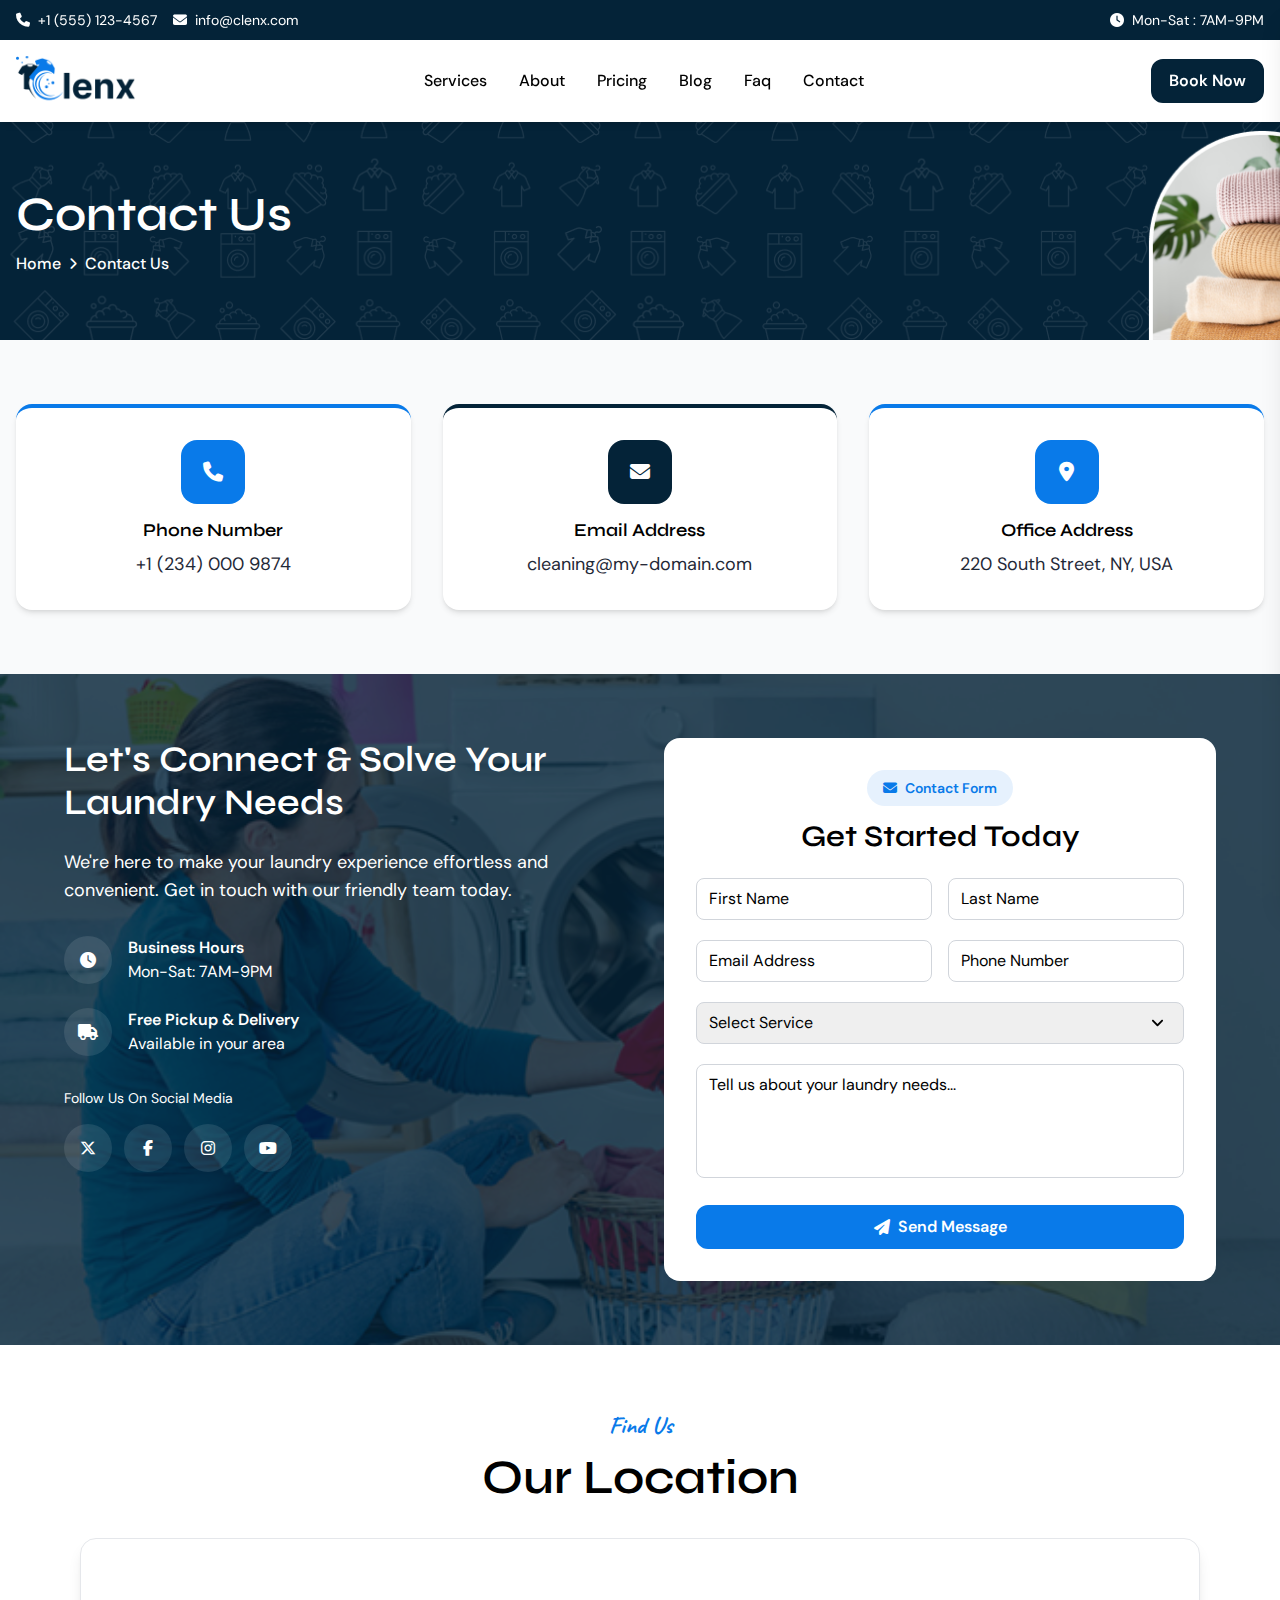
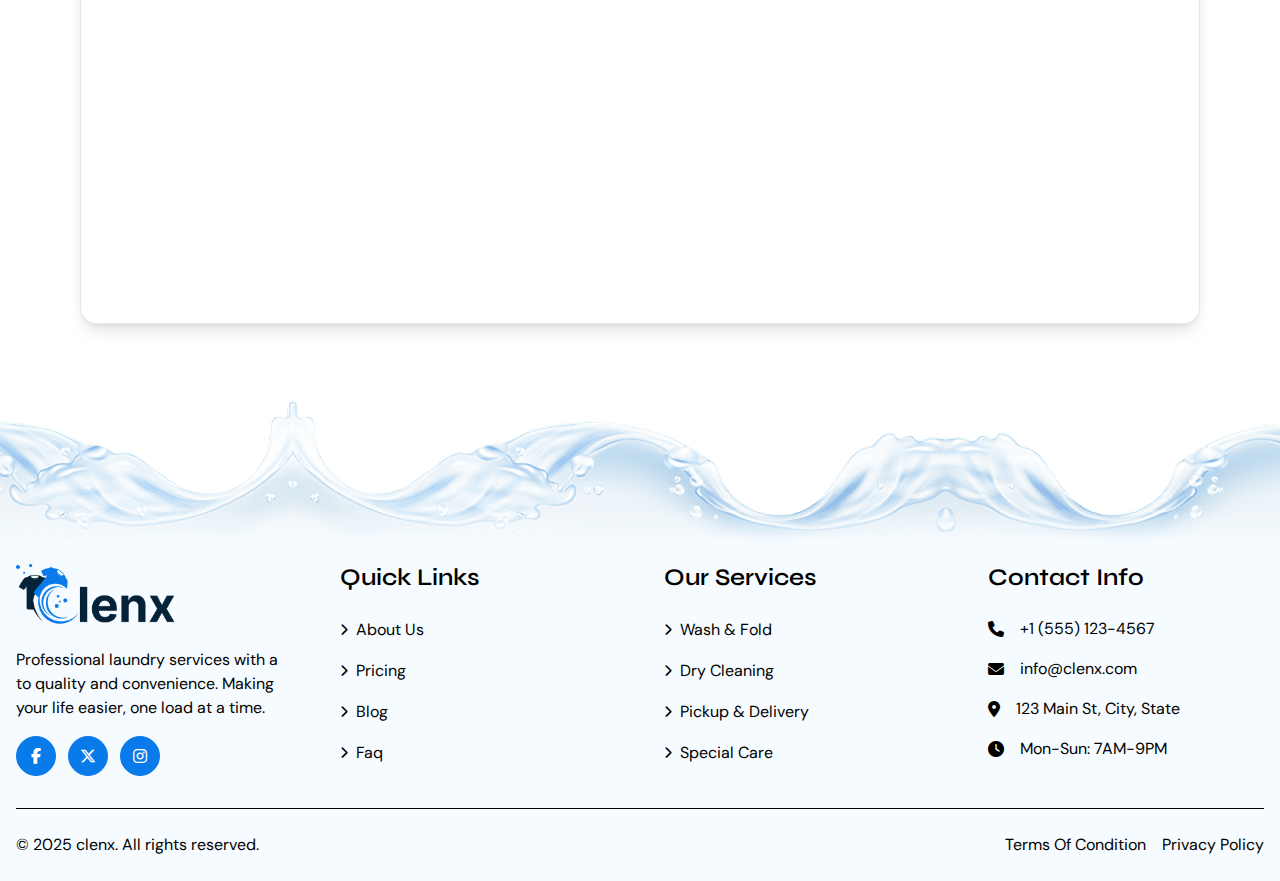
<file: contact.html>
<!DOCTYPE html>
<html lang="en">
  <head>
    <meta charset="UTF-8" />
    <title>Laundry Management | WorkDo</title>
    <meta name="author" content="Workdo" />
    <meta name="viewport" content="width=device-width, initial-scale=1.0, maximum-scale=1">
    <meta name="description" content="Laundry Management by Workdo is a smart solution to manage laundry services, orders, delivery schedules, and customer requests efficiently.">
    <meta name="keywords" content="Laundry Management, Laundry Addon, Workdo, Laundry Services, Order Management, Delivery Scheduling, Customer Laundry Requests, Laundry Dashboard">
    <link rel="icon" href="assets/images/favicon.png" />
    <link
      href="https://fonts.googleapis.com/css2?family=Caveat:wght@400..700&family=DM+Sans:ital,opsz,wght@0,9..40,100..1000;1,9..40,100..1000&family=Syne:wght@400..800&display=swap"
      rel="stylesheet">
    <link rel="stylesheet" href="assets/css/all.min.css" />
    <link rel="stylesheet" href="assets/css/swiper-bundle.min.css" />
    <script src="assets/js/tailwind.js"></script>
    <link rel="stylesheet" href="assets/css/style.css" />
  </head>

  <body>
    <div class="overlay"></div>
    <!-- Header/Navigation -->
    <header class="bg-white shadow-md sticky w-full top-0 z-[3]">
      <div
        class="bg-secondary text-white py-2.5 relative overflow-hidden hidden lg:block">
        <div
          class="md:container w-full mx-auto px-4">
          <div
            class="flex flex-col sm:flex-row justify-between items-center text-sm relative z-10">
            <div class="flex items-center gap-4 mb-2 sm:mb-0">
              <span class="flex items-center">
                <i class="fas fa-phone me-2"></i>
                <a href="tel:+1 (555) 123-4567">+1 (555) 123-4567</a>
              </span>
              <span class="flex items-center">
                <i class="fas fa-envelope me-2"></i>
                <a href="mailto:info@clenx.com">info@clenx.com</a>
              </span>
            </div>
            <div class="flex items-center">
              <i class="fas fa-clock me-2"></i>
              <span class>Mon-Sat : 7AM-9PM</span>
            </div>
          </div>
        </div>
      </div>
      <nav
        class="md:container w-full mx-auto px-4 py-3 lg:py-4">
        <div class="flex items-center justify-between">
          <div
            class="flex items-center logo-col md:max-w-[120px] max-w-[100px] w-full">
            <a href="index.html" class="block">
              <img src="assets/images/logo.png" alt="Laundry management"
                class="w-full h-full object-scale-down" />
            </a>
          </div>
          <div class="hidden lg:flex gap-8 capitalize font-medium">
            <a
              href="services.html"
              class="hover:text-primary capitalize transition-all duration-300">Services</a>
            <a
              href="about.html"
              class="hover:text-primary capitalize transition-all duration-300">About</a>
            <a
              href="pricing.html"
              class="hover:text-primary capitalize transition-all duration-300">pricing</a>
              <a
              href="blog.html"
              class="hover:text-primary capitalize transition-all duration-300">Blog</a>
                      <a
            href="faq.html"
            class="hover:text-primary capitalize transition-all duration-300">faq</a>
            <a
            href="contact.html"
            class="hover:text-primary capitalize transition-all duration-300">Contact</a>
          </div>
          <div class="flex items-center gap-4">
            <a
              href="booking.html"
              class="hidden lg:inline-flex btn btn-secondary">
              Book Now
            </a>
            <button
              class="lg:hidden w-10 h-10 text-xl flex items-center justify-center"
              id="mobile-menu-toggle">
              <i class="fas fa-bars"></i>
            </button>
          </div>
        </div>
      </nav>
    </header>

    <main>
        <section class="banner-section relative lg:py-16 py-10 z-[1]">
        <div class="absolute inset-0 w-full h-full z-[-1]">
            <img src="assets/images/common-banner-bg.png" alt="Common Banner Background Image" class="w-full h-full object-cover rtl:scale-x-[-1]" loading="lazy">
        </div>
        <div class="md:container w-full mx-auto px-4">
          <div class="text-white">
            <h2 class="text-2xl sm:text-4xl lg:text-5xl mb-2">Contact Us</h2>
            <nav class="md:text-base text-sm">
              <ul class="flex flex-wrap items-center justify-start capitalize">
                <li class="flex items-center font-medium">
                  <a href="index.html">Home</a>
                  <i class="fas fa-chevron-right mx-2 text-xs"></i>
                </li>
                <li class="font-medium">Contact Us</li>
              </ul>
            </nav>
          </div>
        </div>
      </section>
      <section class="py-10 lg:py-16 bg-gray-50">
            <div class="md:container w-full mx-auto px-4">

                <!-- Contact Info Cards-->
                <div class="grid grid-cols-1 sm:grid-cols-3 gap-6 md:gap-8">
                    <div class="bg-white rounded-2xl p-4 lg:p-8 border-t-4 border-primary shadow-md">
                        <div class="flex flex-col items-center text-center">
                            <div
                                class="h-12 w-12 lg:h-16 lg:w-16 bg-primary rounded-2xl flex items-center justify-center mb-4">
                                <i class="fas fa-phone text-white text-xl"></i>
                            </div>
                            <h3 class=" text-sm lg:text-lg font-semibold mb-2">Phone Number</h3>
                            <a href="tel:+1(234)0009874" class="text-gray-800 text-sm lg:text-lg ">
                                +1 (234) 000 9874
                            </a>
                        </div>
                    </div>

                    <div class="bg-white rounded-2xl p-4 lg:p-8 border-t-4 border-secondary shadow-md">
                        <div class="flex flex-col items-center text-center">
                            <div
                                class="h-12 w-12 lg:h-16 lg:w-16 bg-secondary rounded-2xl flex items-center justify-center mb-4">
                                <i class="fas fa-envelope text-white text-xl"></i>
                            </div>
                            <h3 class=" text-sm lg:text-lg font-semibold mb-2">Email Address</h3>
                            <a href="mailto:cleaning@my-domain.com" class="text-gray-800 text-sm lg:text-lg ">
                                cleaning@my-domain.com
                            </a>
                        </div>
                    </div>

                    <div class="bg-white rounded-2xl p-4 lg:p-8 border-t-4 border-primary shadow-md">
                        <div class="flex flex-col items-center text-center">
                            <div
                                class="h-12 w-12 lg:h-16 lg:w-16 bg-primary rounded-2xl flex items-center justify-center mb-4">
                                <i class="fas fa-map-marker-alt text-white text-xl"></i>
                            </div>
                            <h3 class=" text-sm lg:text-lg font-semibold mb-2">Office Address</h3>
                            <span class="text-gray-800 text-sm lg:text-lg">
                                220 South Street, NY, USA
                            </span>
                        </div>
                    </div>
                </div>
            </div>
        </section>


        <section class="py-10 lg:py-16 relative bg-secondary">
            <!-- Background Image with Opacity -->
            <img src="assets/images/service-page-img.png" alt="contact-us-background-image"
                class="absolute inset-0 w-full h-full object-cover opacity-30">
            <div class="absolute inset-0 bg-secondary/30"></div>

            <div class="md:container w-full mx-auto px-4 relative z-[1]">
                <div class="grid lg:grid-cols-2 gap-8 lg:gap-12 items-start max-w-6xl mx-auto">
                    <!-- Left Column - Contact Info -->
                    <div class="text-center lg:text-start md:space-y-8 space-y-6">
                        <div>
                            <h2 class="text-2xl md:text-4xl  mb-3 md:mb-6 text-white">
                                Let's Connect & Solve Your Laundry Needs
                            </h2>
                            <p class="text-white  md:text-lg">We're here to make your laundry experience
                                effortless and convenient. Get in touch with our friendly team today.</p>
                        </div>

                        <div class="md:space-y-6 space-y-4">
                            <div class="flex items-center justify-center lg:justify-start gap-4">
                                <div class="md:w-12 md:h-12 w-10 h-10 bg-white/10 rounded-full flex items-center justify-center">
                                    <i class="fas fa-clock text-white"></i>
                                </div>
                                <div class="text-start">
                                    <p class="text-white font-semibold">Business Hours</p>
                                    <p class="text-white">Mon-Sat: 7AM-9PM</p>
                                </div>
                            </div>

                            <div class="flex items-center justify-center lg:justify-start gap-4">
                                <div class="md:w-12 md:h-12 w-10 h-10 bg-white/10 rounded-full flex items-center justify-center">
                                    <i class="fas fa-truck text-white"></i>
                                </div>
                                <div class="text-start">
                                    <p class="text-white font-semibold">Free Pickup & Delivery</p>
                                    <p class="text-white">Available in your area</p>
                                </div>
                            </div>
                        </div>

                        <div>
                            <p class="text-sm mb-4 text-white lg:text-start text-center">Follow Us On Social Media</p>
                            <div class="flex gap-3 justify-center lg:justify-start">
                                <a href="javascript:void(0);"
                                    class="md:w-12 md:h-12 w-10 h-10 bg-white/10 rounded-full flex items-center justify-center text-white hover:bg-primary trnasition-all duration-300">
                                    <i class="fab fa-x-twitter"></i>
                                </a>
                                <a href="javascript:void(0);"
                                    class="md:w-12 md:h-12 w-10 h-10 bg-white/10 rounded-full flex items-center justify-center text-white hover:bg-primary trnasition-all duration-300">
                                    <i class="fab fa-facebook-f"></i>
                                </a>
                                <a href="javascript:void(0);"
                                    class="md:w-12 md:h-12 w-10 h-10 bg-white/10 rounded-full flex items-center justify-center text-white hover:bg-primary trnasition-all duration-300">
                                    <i class="fab fa-instagram"></i>
                                </a>
                                <a href="javascript:void(0);"
                                    class="md:w-12 md:h-12 w-10 h-10 bg-white/10 rounded-full flex items-center justify-center text-white hover:bg-primary trnasition-all duration-300">
                                    <i class="fab fa-youtube"></i>
                                </a>
                            </div>
                        </div>
                    </div>

                    <!-- Right Column - Contact Form -->
                    <div class="bg-white rounded-2xl p-4 md:p-8">
                        <div class="mb-6 text-center">
                            <div
                                class="inline-flex items-center px-4 py-2 rounded-full bg-primary/10 text-primary text-sm font-semibold mb-3">
                                <i class="fas fa-envelope mr-2"></i>
                                Contact Form
                            </div>
                            <h3 class="text-2xl md:text-3xl  ">
                                Get Started Today
                            </h3>
                        </div>

                        <form class="space-y-5">
                            <div class="grid sm:grid-cols-2 gap-4">
                                <input type="text" placeholder="First Name" required
                                    class="form-input w-full px-3 py-2  rounded-lg border border-gray-300 focus:border-primary">
                                <input type="text" placeholder="Last Name" required
                                    class="form-input w-full px-3 py-2  rounded-lg border border-gray-300 focus:border-primary">
                            </div>

                            <div class="grid sm:grid-cols-2 gap-4">
                                <input type="email" placeholder="Email Address" required
                                    class="form-input w-full px-3 py-2  rounded-lg border border-gray-300 focus:border-primary">
                                <input type="tel" placeholder="Phone Number" required
                                    class="form-input w-full px-3 py-2  rounded-lg border border-gray-300 focus:border-primary">
                            </div>

                            <div class="relative">
                                <select id="subject" name="subject" required
                                    class="form-input w-full px-3 py-2  rounded-lg border border-gray-300 focus:border-primary">
                                    <option value="">Select Service</option>
                                    <option value="wash-fold">Wash & Fold</option>
                                    <option value="dry-cleaning">Dry Cleaning</option>
                                    <option value="ironing">Express Ironing</option>
                                    <option value="pickup-delivery">Pickup & Delivery</option>
                                    <option value="other">Other Services</option>
                                </select>
                            </div>

                            <textarea placeholder="Tell us about your laundry needs..." rows="4" required
                                class="form-input w-full px-3 py-2  rounded-lg border border-gray-300 focus:border-primary resize-none"></textarea>

                            <button type="submit"
                                class="btn w-full">
                                <i class="fas fa-paper-plane"></i>Send Message
                            </button>
                        </form>
                    </div>
                </div>
            </div>
        </section>

        <!-- Map Section -->
        <section class="py-10 lg:p-16">
            <div class="md:container w-full mx-auto px-4">
                <div class="text-center lg:mb-8 mb-6">
                    <div class="md:text-2xl text-xl font-subtitle font-bold text-primary capitalize mb-2"> Find Us</div>
                    <h2 class="text-2xl sm:text-3xl md:text-4xl xl:text-5xl">
                        Our Location
                    </h2>
                  </div>

                <div class="bg-white rounded-2xl overflow-hidden shadow-lg border">
                    <iframe
                        src="https://www.google.com/maps/embed?pb=!1m18!1m12!1m3!1d387193.30596598663!2d-74.25986581051912!3d40.69714941664915!2m3!1f0!2f0!3f0!3m2!1i1024!2i768!4f13.1!3m3!1m2!1s0x89c24fa5d33f083b%3A0xc80b8f06e177fe62!2sNew%20York%2C%20NY%2C%20USA!5e0!3m2!1sen!2sca!4v1652810855852!5m2!1sen!2sca"
                        class="w-full h-96 border-0" allowfullscreen="" loading="lazy"
                        referrerpolicy="no-referrer-when-downgrade">
                    </iframe>
                </div>
            </div>
        </section>
    </main>

    <!-- Footer -->
     <footer
      class="md:pt-44 pt-24 relative overflow-hidden">
    <div class="absolute top-0 start-0 w-full md:h-[155px] h-[60px]">
      <img src="assets/images/footer-bg.png" alt="Footer Image" loading="lazy" class="w-full h-full object-cover">
    </div>
      <div class="bg-light pt-8 md:-mt-8 -mt-10">
        <div class="md:container w-full mx-auto px-4">
          <div
            class="grid grid-cols-1 sm:grid-cols-3 lg:grid-cols-4 gap-4 md:gap-6 lg:gap-8 xl:gap-12">
            <div class="space-y-4 sm:col-span-3 lg:col-span-1">
              <div
                class="flex items-center footer-logo max-w-[110px] lg:max-w-[160px] w-full sm:mx-auto lg:m-0">
                <a href="index.html" class="block transition-transform duration-300">
                  <img src="assets/images/logo.png" alt="footer-logo" />
                </a>
              </div>
              <p
                class="sm:text-center lg:text-start sm:max-w-lg w-full mx-auto lg:m-0 lg:max-w-full">
                Professional laundry services with a to quality and convenience.
                Making your life easier, one load at a time.
              </p>
              <div class="flex gap-3 lg:justify-start sm:justify-center">
                <a
                  href="javascript:;"
                  class="md:w-10 w-8 h-8 md:h-10 border border-primary text-primary bg-primary hover:bg-white hover:text-primary text-white rounded-full flex items-center justify-center transition-all duration-300">
                  <i class="fab fa-facebook-f"></i>
                </a>
                <a
                  href="javascript:;"
                  class="md:w-10 w-8 h-8 md:h-10 border border-primary text-primary bg-primary hover:bg-white hover:text-primary text-white rounded-full flex items-center justify-center transition-all duration-300">
                  <i class="fab fa-x-twitter"></i>
                </a>
                <a
                  href="javascript:;"
                  class="md:w-10 w-8 h-8 md:h-10 border border-primary text-primary bg-primary hover:bg-white hover:text-primary text-white rounded-full flex items-center justify-center transition-all duration-300">
                  <i class="fab fa-instagram"></i>
                </a>
              </div>
            </div>
            <div>
              <h3
                class="sm:text-xl text-lg lg:text-2xl mb-3 md:mb-6">
                Quick Links
              </h3>
              <ul class="md:space-y-4 space-y-3 capitalize">
                <li>
                  <a
                    href="about.html"
                    class="md:text-base text-sm inline-flex items-center hover:translate-x-2 transition-all duration-300">
                    <i class="fas fa-chevron-right text-xs me-2"></i>
                    About Us
                  </a>
                </li>
                <li>
                  <a
                    href="pricing.html"
                    class="md:text-base text-sm inline-flex items-center hover:translate-x-2 transition-all duration-300">
                    <i class="fas fa-chevron-right text-xs me-2"></i>
                    pricing
                  </a>
                </li>
                <li>
                  <a
                    href="blog.html"
                    class="md:text-base text-sm inline-flex items-center hover:translate-x-2 transition-all duration-300">
                    <i class="fas fa-chevron-right text-xs me-2"></i>
                    Blog
                  </a>
                </li>
                <li>
                  <a
                    href="faq.html"
                    class="md:text-base text-sm inline-flex items-center hover:translate-x-2 transition-all duration-300">
                    <i class="fas fa-chevron-right text-xs me-2"></i>
                    Faq
                  </a>
                </li>
              </ul>
            </div>
            <div>
              <h3
                class="sm:text-xl text-lg lg:text-2xl mb-3 md:mb-6">
                Our Services
              </h3>
              <ul class="md:space-y-4 space-y-3">
                <li>
                  <a
                    href="services.html"
                    class="md:text-base text-sm inline-flex items-center hover:translate-x-2 transition-all duration-300">
                    <i class="fas fa-chevron-right text-xs me-2"></i>
                    Wash & Fold
                  </a>
                </li>
                <li>
                  <a
                    href="services.html"
                    class="md:text-base text-sm inline-flex items-center hover:translate-x-2 transition-all duration-300">
                    <i class="fas fa-chevron-right text-xs me-2"></i>
                    Dry Cleaning
                  </a>
                </li>
                <li>
                  <a
                    href="services.html"
                    class="md:text-base text-sm inline-flex items-center hover:translate-x-2 transition-all duration-300">
                    <i class="fas fa-chevron-right text-xs me-2"></i>
                    Pickup & Delivery
                  </a>
                </li>
                <li>
                  <a
                    href="services.html"
                    class="md:text-base text-sm inline-flex items-center hover:translate-x-2 transition-all duration-300">
                    <i class="fas fa-chevron-right text-xs me-2"></i>
                    Special Care
                  </a>
                </li>
              </ul>
            </div>
            <div>
              <h3
                class="sm:text-xl text-lg lg:text-2xl mb-3 md:mb-6">
                Contact Info
              </h3>
              <div class="space-y-4">
                <div class="flex items-center gap-4 md:text-base text-sm">
                    <i class="fas fa-phone "></i>
                    <a href="tel:+1 (555) 123-4567">+1 (555) 123-4567</a>
                </div>
                <div class="flex items-center gap-4 md:text-base text-sm">
                    <i class="fas fa-envelope "></i>
                    <a href="mailto:info@clenx.com">info@clenx.com</a>
                </div>
                <div class="flex items-center gap-4 md:text-base text-sm">
                    <i class="fas fa-map-marker-alt "></i>
                    <p>123 Main St, City, State</p>
                </div>
                <div class="flex items-center gap-4 md:text-base text-sm">
                    <i class="fas fa-clock"></i>
                    <p>Mon-Sun: 7AM-9PM</p>
                </div>
              </div>
            </div>
          </div>
          <div class="border-t border-black mt-6 md:mt-8 py-4 md:py-6">
            <div
              class="flex flex-col sm:flex-row flex-wrap gap-2 justify-between sm:items-center">
              <p>© 2025 clenx. All rights reserved.</p>
              <ul class="flex gap-4 md:text-base text-sm">
                <li>
                  <a href="terms-condition.html">Terms Of Condition</a>
                </li>
                <li>
                  <a href="privacy-policy.html">Privacy Policy</a>
                </li>
              </ul>
            </div>
          </div>
        </div>
      </div>
    </footer>

    <!-- mobile menu modal  -->
    <div
      id="mobile-menu"
      class="mobile-menu fixed inset-y-0 end-0 z-[100] bg-white shadow-xl transform translate-x-full transition-transform duration-300 max-w-[325px] w-full ease-in-out overflow-y-auto">
      <div class="flex justify-between items-center p-4 border-b">
        <a href="index.html" class="block max-w-[90px] w-full">
          <img src="assets/images/logo.png" alt="logo" class="logo-img" />
        </a>
        <button
          id="close-mobile-menu"
          class="hover:text-primary transition-colors">
          <i class="fas fa-times text-xl"></i>
        </button>
      </div>
      <nav class="p-4">
        <ul class="space-y-2 capitalize">
          <li>
            <a
              href="services.html"
              class="block py-3 px-4 rounded-xl hover:bg-gray-100 transition-colors border">
              <i class="fas fa-soap me-3"></i>Services
            </a>
          </li>
          <li>
            <a
              href="booking.html"
              class="block py-3 px-4 rounded-xl hover:bg-gray-100 transition-colors border">
              <i class="fas fa-calendar-check me-3"></i>booking
            </a>
          </li>
          <li>
            <a
              href="about.html"
              class="block py-3 px-4 rounded-xl hover:bg-gray-100 transition-colors border">
              <i class="fas fa-info-circle me-3"></i>About
            </a>
          </li>
          <li>
            <a
              href="pricing.html"
              class="block py-3 px-4 rounded-xl hover:bg-gray-100 transition-colors border">
              <i class="fas fa-tags me-3"></i>pricing
            </a>
          </li>
          <li>
            <a
              href="blog.html"
              class="block py-3 px-4 rounded-xl hover:bg-gray-100 transition-colors border">
              <i class="fa-solid fa-newspaper me-3"></i>Blog
            </a>
          </li>
               <li>
            <a
              href="faq.html"
              class="block py-3 px-4 rounded-xl hover:bg-gray-100 transition-colors border">
              <i class="fa-solid fa-newspaper me-3"></i>faq
            </a>
          </li>
          <li>
            <a
              href="contact.html"
              class="block py-3 px-4 rounded-xl hover:bg-gray-100 transition-colors border">
              <i class="fas fa-headset me-3"></i>Contact
            </a>
          </li>
        </ul>
        <div class="mt-2 py-3 px-4 rounded-2xl border space-y-2">
          <span class="flex items-center">
            <i class="fas fa-phone me-2"></i>
            <a href="tel:+1 (555) 123-4567">+1 (555) 123-4567</a>
          </span>
          <span class="flex items-center">
            <i class="fas fa-envelope me-2"></i>
            <a href="mailto:info@clenx.com">info@clenx.com</a>
          </span>
          <div class="flex items-center">
            <i class="fas fa-clock me-2"></i>
            <span class>Mon-Sat : 7AM-9PM</span>
          </div>
        </div>
      </nav>
    </div>
    <script src="assets/js/swiper-bundle.min.js" defer></script>
    <script src="assets/js/main.js" defer></script>
  </body>
</html>
</file>
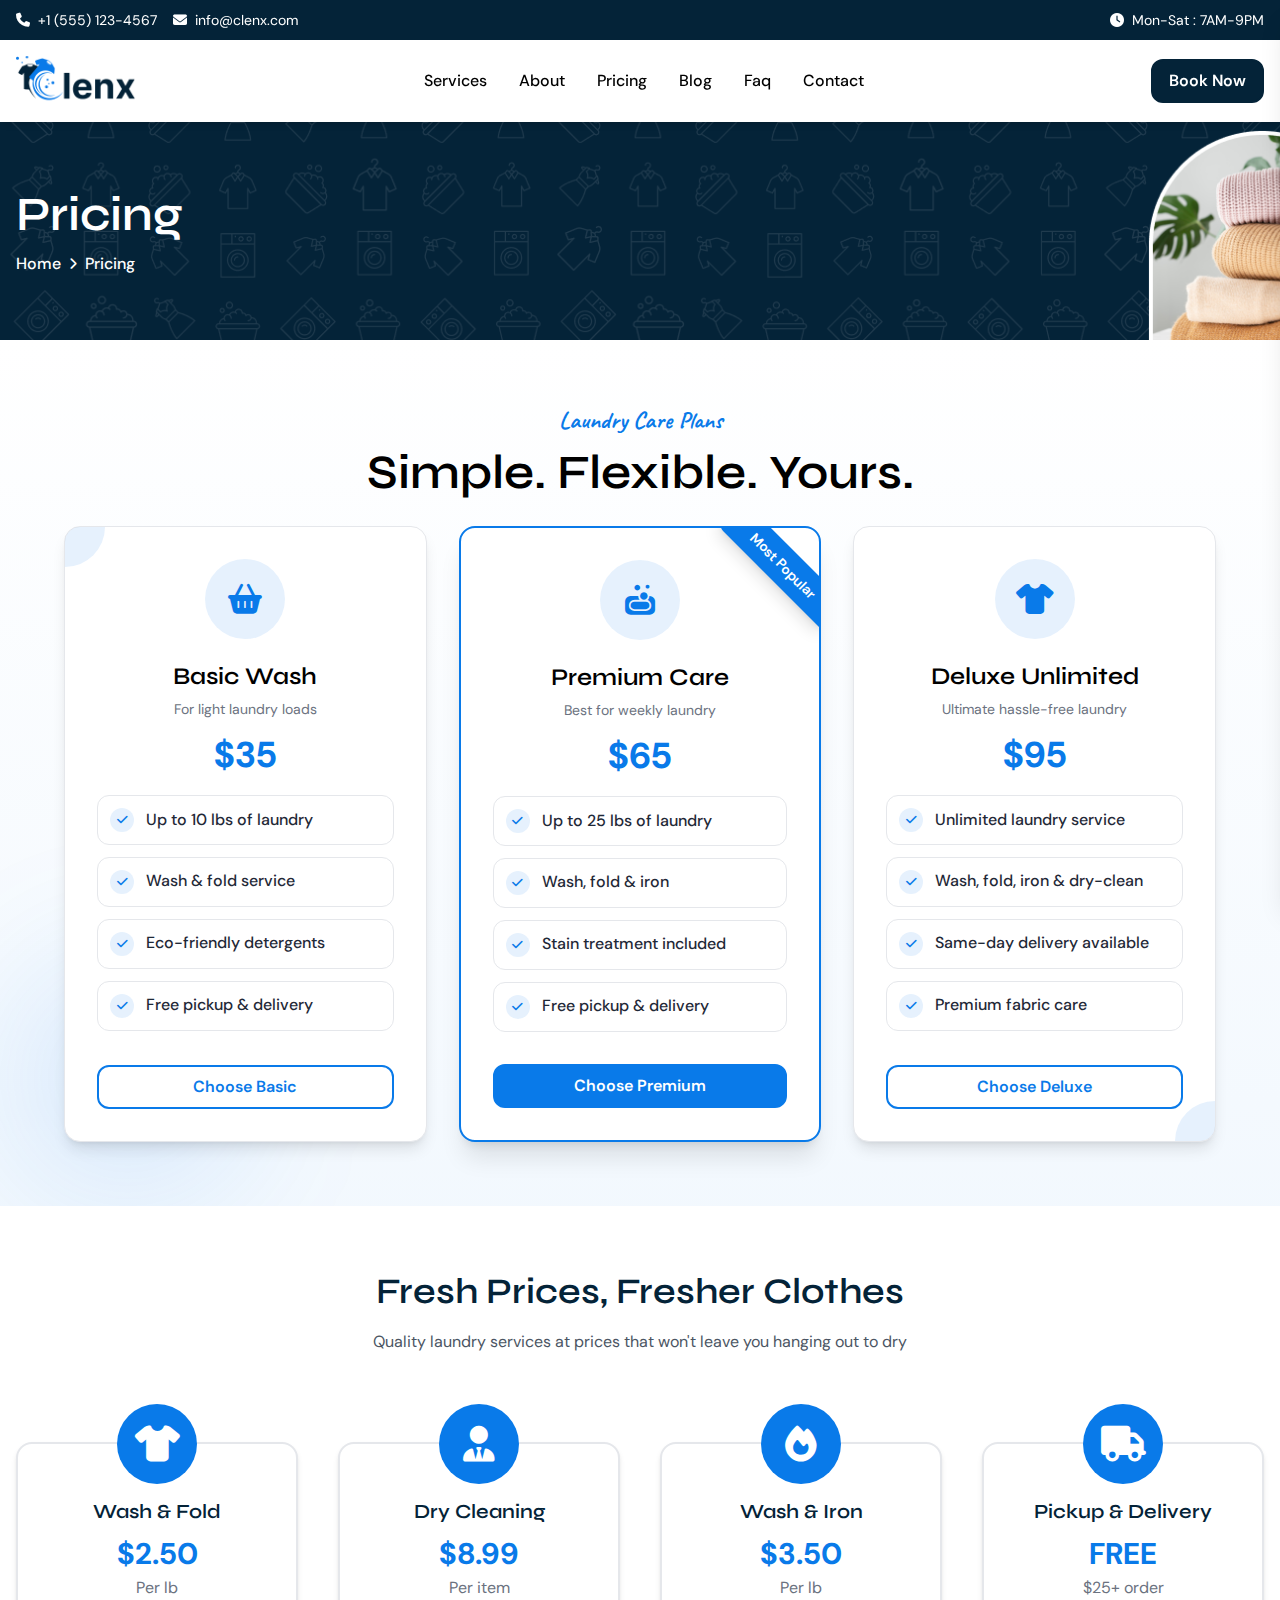
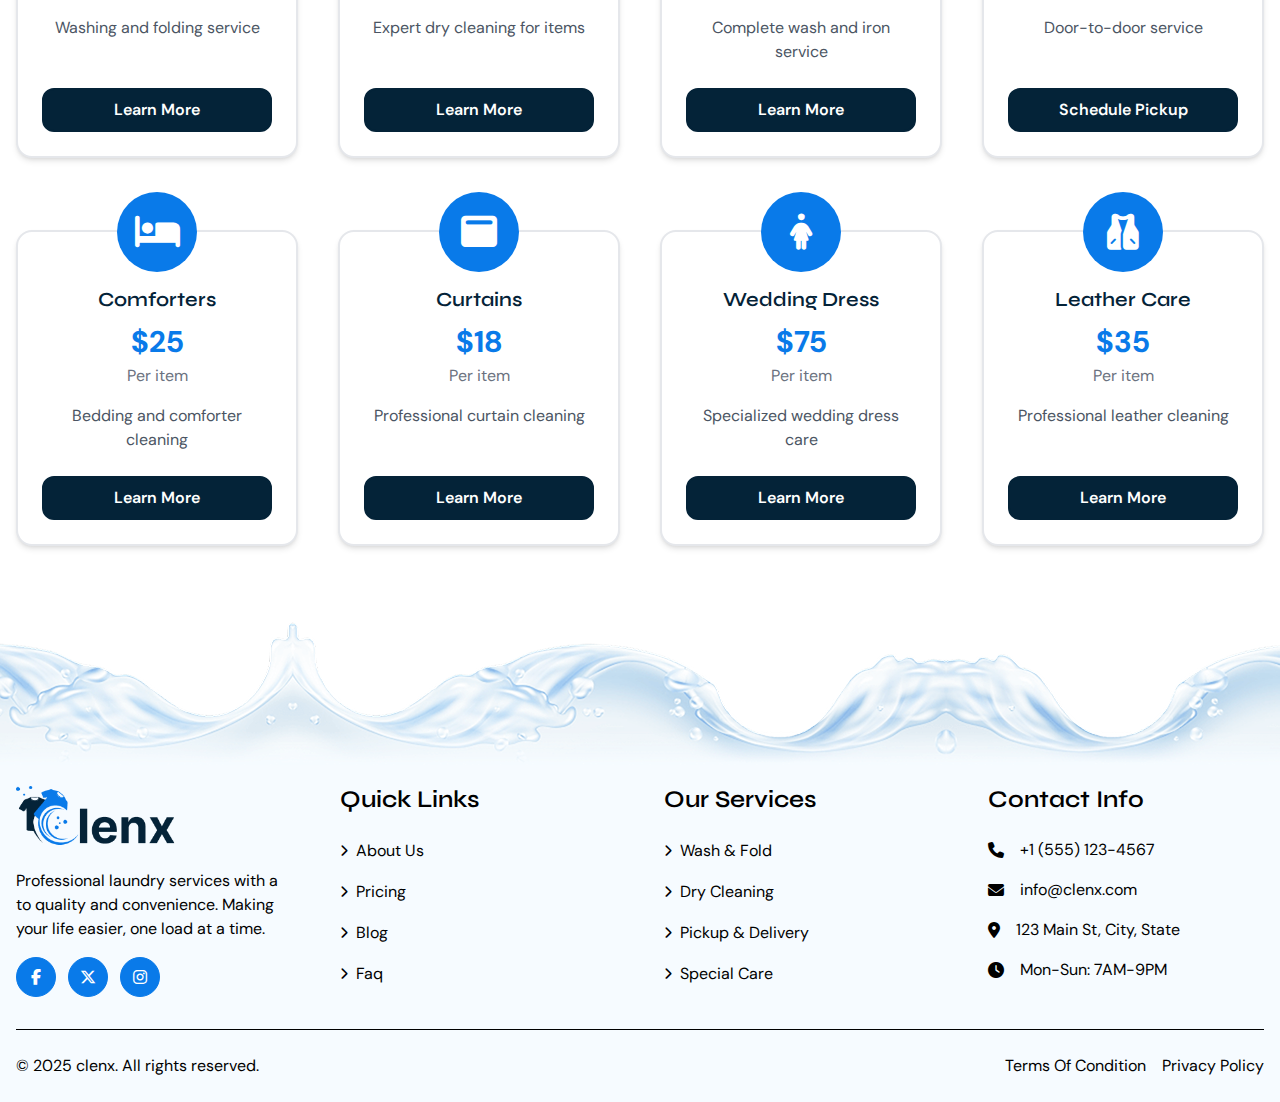
<file: pricing.html>
<!DOCTYPE html>
<html lang="en">
  <head>
    <meta charset="UTF-8" />
    <title>Laundry Management | WorkDo</title>
    <meta name="author" content="Workdo" />
    <meta name="viewport" content="width=device-width, initial-scale=1.0, maximum-scale=1">
    <meta name="description" content="Laundry Management by Workdo is a smart solution to manage laundry services, orders, delivery schedules, and customer requests efficiently.">
    <meta name="keywords" content="Laundry Management, Laundry Addon, Workdo, Laundry Services, Order Management, Delivery Scheduling, Customer Laundry Requests, Laundry Dashboard">
    <link rel="icon" href="assets/images/favicon.png" />
    <link
      href="https://fonts.googleapis.com/css2?family=Caveat:wght@400..700&family=DM+Sans:ital,opsz,wght@0,9..40,100..1000;1,9..40,100..1000&family=Syne:wght@400..800&display=swap"
      rel="stylesheet">
    <link rel="stylesheet" href="assets/css/all.min.css" />
    <link rel="stylesheet" href="assets/css/swiper-bundle.min.css" />
    <script src="assets/js/tailwind.js"></script>
    <link rel="stylesheet" href="assets/css/style.css" />
  </head>

  <body>
    <div class="overlay"></div>
    <!-- Header/Navigation -->
    <header class="bg-white shadow-md sticky w-full top-0 z-[3]">
      <div
        class="bg-secondary text-white py-2.5 relative overflow-hidden hidden lg:block">
        <div
          class="md:container w-full mx-auto px-4">
          <div
            class="flex flex-col sm:flex-row justify-between items-center text-sm relative z-10">
            <div class="flex items-center gap-4 mb-2 sm:mb-0">
              <span class="flex items-center">
                <i class="fas fa-phone me-2"></i>
                <a href="tel:+1 (555) 123-4567">+1 (555) 123-4567</a>
              </span>
              <span class="flex items-center">
                <i class="fas fa-envelope me-2"></i>
                <a href="mailto:info@clenx.com">info@clenx.com</a>
              </span>
            </div>
            <div class="flex items-center">
              <i class="fas fa-clock me-2"></i>
              <span class>Mon-Sat : 7AM-9PM</span>
            </div>
          </div>
        </div>
      </div>
      <nav
        class="md:container w-full mx-auto px-4 py-3 lg:py-4">
        <div class="flex items-center justify-between">
          <div
            class="flex items-center logo-col md:max-w-[120px] max-w-[100px] w-full">
            <a href="index.html" class="block">
              <img src="assets/images/logo.png" alt="Laundry management"
                class="w-full h-full object-scale-down" />
            </a>
          </div>
          <div class="hidden lg:flex gap-8 capitalize font-medium">
            <a
              href="services.html"
              class="hover:text-primary capitalize transition-all duration-300">Services</a>
            <a
              href="about.html"
              class="hover:text-primary capitalize transition-all duration-300">About</a>
            <a
              href="pricing.html"
              class="hover:text-primary capitalize transition-all duration-300">pricing</a>
              <a
              href="blog.html"
              class="hover:text-primary capitalize transition-all duration-300">Blog</a>
                      <a
            href="faq.html"
            class="hover:text-primary capitalize transition-all duration-300">faq</a>
            <a
            href="contact.html"
            class="hover:text-primary capitalize transition-all duration-300">Contact</a>
          </div>
          <div class="flex items-center gap-4">
            <a
              href="booking.html"
              class="hidden lg:inline-flex btn btn-secondary">
              Book Now
            </a>
            <button
              class="lg:hidden w-10 h-10 text-xl flex items-center justify-center"
              id="mobile-menu-toggle">
              <i class="fas fa-bars"></i>
            </button>
          </div>
        </div>
      </nav>
    </header>

        <main>
        <section class="banner-section relative lg:py-16 py-10 z-[1]">
            <div class="absolute inset-0 w-full h-full z-[-1]">
                <img src="assets/images/common-banner-bg.png" alt="Common Banner Background Image"
                    class="w-full h-full object-cover rtl:scale-x-[-1]" loading="lazy">
            </div>
            <div class="md:container w-full mx-auto px-4">
                <div class="text-white">
                    <h2 class="text-2xl sm:text-4xl lg:text-5xl mb-2">pricing</h2>
                    <nav class="md:text-base text-sm">
                        <ul class="flex flex-wrap items-center justify-start capitalize">
                            <li class="flex items-center font-medium">
                                <a href="index.html">Home</a>
                                <i class="fas fa-chevron-right mx-2 text-xs"></i>
                            </li>
                            <li class="font-medium">pricing</li>
                        </ul>
                    </nav>
                </div>
            </div>
        </section>
        <section class="lg:py-16 py-10 relative overflow-hidden bg-gradient-to-b from-white to-primary/5">
        <!-- Background Elements -->
        <div class="absolute bottom-0 start-0 w-64 h-64 bg-primary/10 rounded-full filter blur-3xl"></div>
        <div class="md:container w-full mx-auto px-4">
            <div class="text-center md:mb-6 mb-4">
              <div class="md:text-2xl text-xl font-subtitle font-bold text-primary capitalize mb-2">Laundry Care Plans</div>
              <h2 class="text-2xl sm:text-3xl md:text-4xl xl:text-5xl">
                Simple. Flexible. Yours.
              </h2>
            </div>

            <!-- Packages Cards -->
            <div class="grid grid-cols-1 sm:grid-cols-2 lg:grid-cols-3 xl:gap-8 sm:gap-6 gap-4 max-w-6xl mx-auto">
                <div
                    class="package-card flex flex-col sm:h-full group bg-white rounded-2xl shadow-lg xl:p-8 p-4 text-center transform transition-all duration-300 hover:-translate-y-2 hover:shadow-xl relative overflow-hidden border">
                    <div class="flex-1">
                        <div class="absolute -top-10 -start-10 w-20 h-20 bg-primary/10 rounded-full"></div>
                        <div
                            class="lg:w-20 lg:h-20 w-16 h-16 bg-primary/10 rounded-full flex items-center justify-center mx-auto lg:mb-6 mb-4 group-hover:scale-110 transition-transform duration-300">
                            <i class="fas fa-basket-shopping lg:text-3xl text-2xl text-primary"></i>
                        </div>

                        <h3 class="text-xl lg:text-2xl mb-2">Basic Wash</h3>
                        <div class="text-sm text-gray-500 mb-4">For light laundry loads</div>
                        <div class="text-3xl lg:text-4xl font-bold text-primary lg:mb-5 mb-3">$35</div>
                         <ul class="grid gap-3 xl:mb-8 mb-5">
                          <li class="flex items-start gap-3 rounded-xl border border-gray-200 bg-white p-3 hover:-translate-y-0.5 hover:shadow-sm transition">
                            <span class="inline-flex md:h-6 md:w-6 w-5 h-5 items-center justify-center rounded-full bg-primary/10">
                              <i class="fas fa-check text-primary text-xs"></i>
                            </span>
                            <div class="flex-1 text-start">
                              <p class="font-medium text-gray-800"> Up to 10 lbs of laundry</p>
                            </div>
                          </li>
                          <li class="flex items-start gap-3 rounded-xl border border-gray-200 bg-white p-3 hover:-translate-y-0.5 hover:shadow-sm transition">
                            <span class="inline-flex md:h-6 md:w-6 w-5 h-5 items-center justify-center rounded-full bg-primary/10">
                              <i class="fas fa-check text-primary text-xs"></i>
                            </span>
                            <div class="flex-1 text-start">
                              <p class="font-medium text-gray-800 leading-snug">Wash & fold service</p>
                            </div>
                          </li>
                          <li class="flex items-start gap-3 rounded-xl border border-gray-200 bg-white p-3 hover:-translate-y-0.5 hover:shadow-sm transition">
                            <span class="inline-flex md:h-6 md:w-6 w-5 h-5 items-center justify-center rounded-full bg-primary/10">
                              <i class="fas fa-check text-primary text-xs"></i>
                            </span>
                            <div class="flex-1 text-start">
                              <p class="font-medium text-gray-800 leading-snug">Eco-friendly detergents</p>
                             </div>
                          </li>
                          <li class="flex items-start gap-3 rounded-xl border border-gray-200 bg-white p-3 hover:-translate-y-0.5 hover:shadow-sm transition">
                            <span class="inline-flex md:h-6 md:w-6 w-5 h-5 items-center justify-center rounded-full bg-primary/10">
                              <i class="fas fa-check text-primary text-xs"></i>
                            </span>
                            <div class="flex-1 text-start">
                              <p class="font-medium text-gray-800 leading-snug">Free pickup & delivery</p>
                            </div>
                          </li>
                        </ul>
                    </div>
                    <a href="booking.html"
                        class="package-btn btn btn-white">
                        Choose Basic
                    </a>
                </div>
                <div
                    class="package-card overflow-hidden flex flex-col sm:h-full group bg-white rounded-2xl shadow-xl xl:p-8 p-4 text-center transform transition-all duration-300 hover:-translate-y-2 hover:shadow-2xl border-2 border-primary relative z-[1]">
                    <div class="flex-1">
                        <div
                            class="popular-label absolute top-5 -end-10 transform rotate-45 bg-primary text-white px-8 py-2 rounded-lg text-sm font-semibold shadow-lg">
                            Most Popular
                        </div>
                        <div
                            class="lg:w-20 lg:h-20 w-16 h-16 bg-primary/10 rounded-full flex items-center justify-center mx-auto lg:mb-6 mb-4 group-hover:scale-110 transition-transform duration-300">
                            <i class="fas fa-soap lg:text-3xl text-2xl text-primary"></i>
                        </div>

                        <h3 class="text-xl lg:text-2xl mb-2">Premium Care</h3>
                        <div class="text-sm text-gray-500 mb-4">Best for weekly laundry</div>
                        <div class="text-3xl lg:text-4xl font-bold text-primary lg:mb-5 mb-3">$65</div>
                        <ul class="grid gap-3 xl:mb-8 mb-5">
                          <li class="flex items-start gap-3 rounded-xl border border-gray-200 bg-white p-3 hover:-translate-y-0.5 hover:shadow-sm transition">
                            <span class="inline-flex md:h-6 md:w-6 w-5 h-5 items-center justify-center rounded-full bg-primary/10">
                              <i class="fas fa-check text-primary text-xs"></i>
                            </span>
                            <div class="flex-1 text-start">
                              <p class="font-medium text-gray-800">Up to 25 lbs of laundry</p>
                            </div>
                          </li>
                          <li class="flex items-start gap-3 rounded-xl border border-gray-200 bg-white p-3 hover:-translate-y-0.5 hover:shadow-sm transition">
                            <span class="inline-flex md:h-6 md:w-6 w-5 h-5 items-center justify-center rounded-full bg-primary/10">
                              <i class="fas fa-check text-primary text-xs"></i>
                            </span>
                            <div class="flex-1 text-start">
                              <p class="font-medium text-gray-800 leading-snug">Wash, fold &amp; iron</p>
                            </div>
                          </li>
                          <li class="flex items-start gap-3 rounded-xl border border-gray-200 bg-white p-3 hover:-translate-y-0.5 hover:shadow-sm transition">
                            <span class="inline-flex md:h-6 md:w-6 w-5 h-5 items-center justify-center rounded-full bg-primary/10">
                              <i class="fas fa-check text-primary text-xs"></i>
                            </span>
                            <div class="flex-1 text-start">
                              <p class="font-medium text-gray-800 leading-snug">Stain treatment included</p>
                             </div>
                          </li>
                          <li class="flex items-start gap-3 rounded-xl border border-gray-200 bg-white p-3 hover:-translate-y-0.5 hover:shadow-sm transition">
                            <span class="inline-flex md:h-6 md:w-6 w-5 h-5 items-center justify-center rounded-full bg-primary/10">
                              <i class="fas fa-check text-primary text-xs"></i>
                            </span>
                            <div class="flex-1 text-start">
                              <p class="font-medium text-gray-800 leading-snug">Free pickup &amp; delivery</p>
                            </div>
                          </li>
                        </ul>
                    </div>
                    <a href="booking.html" class="package-btn w-full btn">
                        Choose Premium
                    </a>
                </div>
                <div
                    class="package-card flex flex-col sm:h-full group bg-white rounded-2xl shadow-lg xl:p-8 p-4 text-center transform transition-all duration-300 hover:-translate-y-2 hover:shadow-xl relative overflow-hidden border">
                    <div class="flex-1">
                        <div class="absolute -bottom-10 -end-10 w-20 h-20 bg-primary/10 rounded-full"></div>
                        <div
                            class="lg:w-20 lg:h-20 w-16 h-16 bg-primary/10 rounded-full flex items-center justify-center mx-auto lg:mb-6 mb-4 group-hover:scale-110 transition-transform duration-300">
                            <i class="fas fa-shirt lg:text-3xl text-2xl text-primary"></i>
                        </div>

                        <h3 class="text-xl lg:text-2xl mb-2">Deluxe Unlimited</h3>
                        <div class="text-sm text-gray-500 mb-4">Ultimate hassle-free laundry</div>
                        <div class="text-3xl lg:text-4xl font-bold text-primary lg:mb-5 mb-3">$95</div>
                        <ul class="grid gap-3 xl:mb-8 mb-5">
                          <li class="flex items-start gap-3 rounded-xl border border-gray-200 bg-white p-3 hover:-translate-y-0.5 hover:shadow-sm transition">
                            <span class="inline-flex md:h-6 md:w-6 w-5 h-5 items-center justify-center rounded-full bg-primary/10">
                              <i class="fas fa-check text-primary text-xs"></i>
                            </span>
                            <div class="flex-1 text-start">
                              <p class="font-medium text-gray-800"> Unlimited laundry service</p>
                            </div>
                          </li>
                          <li class="flex items-start gap-3 rounded-xl border border-gray-200 bg-white p-3 hover:-translate-y-0.5 hover:shadow-sm transition">
                            <span class="inline-flex md:h-6 md:w-6 w-5 h-5 items-center justify-center rounded-full bg-primary/10">
                              <i class="fas fa-check text-primary text-xs"></i>
                            </span>
                            <div class="flex-1 text-start">
                              <p class="font-medium text-gray-800 leading-snug">Wash, fold, iron & dry-clean</p>
                            </div>
                          </li>
                          <li class="flex items-start gap-3 rounded-xl border border-gray-200 bg-white p-3 hover:-translate-y-0.5 hover:shadow-sm transition">
                            <span class="inline-flex md:h-6 md:w-6 w-5 h-5 items-center justify-center rounded-full bg-primary/10">
                              <i class="fas fa-check text-primary text-xs"></i>
                            </span>
                            <div class="flex-1 text-start">
                              <p class="font-medium text-gray-800 leading-snug">Same-day delivery available</p>
                             </div>
                          </li>
                          <li class="flex items-start gap-3 rounded-xl border border-gray-200 bg-white p-3 hover:-translate-y-0.5 hover:shadow-sm transition">
                            <span class="inline-flex md:h-6 md:w-6 w-5 h-5 items-center justify-center rounded-full bg-primary/10">
                              <i class="fas fa-check text-primary text-xs"></i>
                            </span>
                            <div class="flex-1 text-start">
                              <p class="font-medium text-gray-800 leading-snug">Premium fabric care</p>
                            </div>
                          </li>
                        </ul>
                    </div>
                    <a href="booking.html"
                        class="package-btn btn btn-white">
                        Choose Deluxe
                    </a>
                </div>
            </div>
        </div>
      </section>  
        <section class="py-10 lg:py-16">
            <div class="md:container w-full mx-auto px-4">
                <div class="text-center mb-8 lg:mb-12">
                    <h2 class="text-3xl lg:text-4xl font-bold text-secondary mb-4">Fresh Prices, Fresher Clothes</h2>
                    <p class="text-gray-600 max-w-2xl mx-auto">Quality laundry services at prices that won't leave you hanging out to dry</p>
                </div>

                <div class="grid grid-cols-1 sm:grid-cols-2 lg:grid-cols-3 xl:grid-cols-4 lg:gap-x-10 gap-x-5 md:gap-y-8 gap-y-6">
                    <div
                        class="group relative bg-white rounded-2xl shadow-md border-2 border-gray-200 hover:border-primary transition-all duration-300 hover:-translate-y-1 md:mt-10 mt-8">
                        <div class="pt-10 md:pt-14 pb-4 md:pb-6 px-4 md:px-6 text-center flex flex-col h-full">
                          <div class="absolute -top-8  md:-top-10 left-1/2 transform -translate-x-1/2 z-[1]">
                            <div
                                class="w-16 h-16  md:w-20 md:h-20 bg-primary rounded-full flex items-center justify-center  group-hover:scale-110 transition-transform duration-300 overflow-hidden">
                                <i class="fas fa-tshirt text-white text-2xl md:text-4xl"></i>
                            </div>
                        </div>
                            <h3 class="text-xl font-bold text-secondary mb-3">Wash & Fold</h3>
                            <span class="md:text-3xl text-2xl font-bold text-primary mb-1">$2.50</span>
                            <div class="text-gray-500 text-sm md:text-base mb-3 md:mb-4 ">Per lb</div>
                            <p class="text-gray-600 text-sm md:text-base mb-3 md:mb-6 line-clamp-2">Washing and folding service</p>
                            <a href="service-details.html" class="btn btn-secondary mt-auto">Learn More</a>
                        </div>
                    </div>

                     <div
                        class="group relative bg-white rounded-2xl shadow-md border-2 border-gray-200 hover:border-primary transition-all duration-300 hover:-translate-y-1 md:mt-10 mt-8">
                        <div class="pt-10 md:pt-14 pb-4 md:pb-6 px-4 md:px-6 text-center flex flex-col h-full">
                          <div class="absolute -top-8  md:-top-10 left-1/2 transform -translate-x-1/2 z-[1]">
                            <div
                                class="w-16 h-16  md:w-20 md:h-20 bg-primary rounded-full flex items-center justify-center  group-hover:scale-110 transition-transform duration-300 overflow-hidden">
                                <i class="fas fa-user-tie text-white text-2xl md:text-4xl"></i>
                            </div>
                        </div>
                            <h3 class="text-xl font-bold text-secondary mb-3">Dry Cleaning</h3>
                            <span class="md:text-3xl text-2xl font-bold text-primary mb-1">$8.99</span>
                            <div class="text-gray-500 text-sm md:text-base mb-3 md:mb-4 ">Per item</div>
                            <p class="text-gray-600 text-sm md:text-base mb-3 md:mb-6 line-clamp-2">Expert dry cleaning
                                for items</p>
                            <a href="service-details.html" class="btn btn-secondary mt-auto">Learn More</a>
                        </div>
                    </div>

                    <div
                        class="group relative bg-white rounded-2xl shadow-md border-2 border-gray-200 hover:border-primary transition-all duration-300 hover:-translate-y-1 md:mt-10 mt-8">
                        <div class="pt-10 md:pt-14 pb-4 md:pb-6 px-4 md:px-6 text-center flex flex-col h-full">
                          <div class="absolute -top-8  md:-top-10 left-1/2 transform -translate-x-1/2 z-[1]">
                            <div
                                class="w-16 h-16  md:w-20 md:h-20 bg-primary rounded-full flex items-center justify-center  group-hover:scale-110 transition-transform duration-300 overflow-hidden">
                                <i class="fas fa-fire text-white text-2xl md:text-4xl"></i>
                            </div>
                        </div>
                            <h3 class="text-xl font-bold text-secondary mb-3">Wash & Iron</h3>
                            <span class="md:text-3xl text-2xl font-bold text-primary mb-1">$3.50</span>
                            <div class="text-gray-500 text-sm md:text-base mb-3 md:mb-4 ">Per lb</div>
                            <p class="text-gray-600 text-sm md:text-base mb-3 md:mb-6 line-clamp-2">Complete wash and
                                iron service</p>
                            <a href="service-details.html" class="btn btn-secondary mt-auto">Learn More</a>
                        </div>
                    </div>

                    <div
                        class="group relative bg-white rounded-2xl shadow-md border-2 border-gray-200 hover:border-primary transition-all duration-300 hover:-translate-y-1 md:mt-10 mt-8">
                        <div class="pt-10 md:pt-14 pb-4 md:pb-6 px-4 md:px-6 text-center flex flex-col h-full">
                          <div class="absolute -top-8  md:-top-10 left-1/2 transform -translate-x-1/2 z-[1]">
                            <div
                                class="w-16 h-16  md:w-20 md:h-20 bg-primary rounded-full flex items-center justify-center  group-hover:scale-110 transition-transform duration-300 overflow-hidden">
                                <i class="fas fa-truck text-white text-2xl md:text-4xl"></i>
                            </div>
                        </div>
                            <h3 class="text-xl font-bold text-secondary mb-3">Pickup & Delivery</h3>
                            <span class="md:text-3xl text-2xl font-bold text-primary mb-1">FREE</span>
                            <div class="text-gray-500 text-sm md:text-base mb-3 md:mb-4 ">$25+ order</div>
                            <p class="text-gray-600 text-sm md:text-base mb-3 md:mb-6 line-clamp-2">Door-to-door service</p>
                            <a href="service-details.html" class="btn btn-secondary mt-auto">Schedule Pickup</a>
                        </div>
                    </div>
                    <div
                        class="group relative bg-white rounded-2xl shadow-md border-2 border-gray-200 hover:border-primary transition-all duration-300 hover:-translate-y-1 md:mt-10 mt-8">
                        <div class="pt-10 md:pt-14 pb-4 md:pb-6 px-4 md:px-6 text-center flex flex-col h-full">
                          <div class="absolute -top-8  md:-top-10 left-1/2 transform -translate-x-1/2 z-[1]">
                            <div
                                class="w-16 h-16  md:w-20 md:h-20 bg-primary rounded-full flex items-center justify-center  group-hover:scale-110 transition-transform duration-300 overflow-hidden">
                                <i class="fas fa-bed text-white text-2xl md:text-4xl"></i>
                            </div>
                        </div>
                            <h3 class="text-xl font-bold text-secondary mb-3">Comforters</h3>
                            <span class="md:text-3xl text-2xl font-bold text-primary mb-1">$25 </span>
                            <div class="text-gray-500 text-sm md:text-base mb-3 md:mb-4 ">Per item</div>
                            <p class="text-gray-600 text-sm md:text-base mb-3 md:mb-6 line-clamp-2">Bedding and comforter
                                cleaning</p>
                            <a href="service-details.html" class="btn btn-secondary mt-auto">Learn More</a>
                        </div>
                    </div>

                    <div
                        class="group relative bg-white rounded-2xl shadow-md border-2 border-gray-200 hover:border-primary transition-all duration-300 hover:-translate-y-1 md:mt-10 mt-8">
                        <div class="pt-10 md:pt-14 pb-4 md:pb-6 px-4 md:px-6 text-center flex flex-col h-full">
                           <div class="absolute -top-8  md:-top-10 left-1/2 transform -translate-x-1/2 z-[1]">
                            <div
                                class="w-16 h-16  md:w-20 md:h-20 bg-primary rounded-full flex items-center justify-center  group-hover:scale-110 transition-transform duration-300 overflow-hidden">
                                <i class="fas fa-window-maximize text-white text-2xl md:text-4xl"></i>
                            </div>
                        </div>
                            <h3 class="text-xl font-bold text-secondary mb-3">Curtains</h3>
                            <span class="md:text-3xl text-2xl font-bold text-primary mb-1">$18 </span>
                            <div class="text-gray-500 text-sm md:text-base mb-3 md:mb-4 ">Per item</div>
                            <p class="text-gray-600 text-sm md:text-base mb-3 md:mb-6 line-clamp-2">Professional curtain
                                cleaning</p>
                            <a href="service-details.html" class="btn btn-secondary mt-auto">Learn More</a>
                        </div>
                    </div>

                    <div
                        class="group relative bg-white rounded-2xl shadow-md border-2 border-gray-200 hover:border-primary transition-all duration-300 hover:-translate-y-1 md:mt-10 mt-8">
                        <div class="pt-10 md:pt-14 pb-4 md:pb-6 px-4 md:px-6 text-center flex flex-col h-full">
                          <div class="absolute -top-8  md:-top-10 left-1/2 transform -translate-x-1/2 z-[1]">
                            <div
                                class="w-16 h-16  md:w-20 md:h-20 bg-primary rounded-full flex items-center justify-center  group-hover:scale-110 transition-transform duration-300 overflow-hidden">
                                <i class="fas fa-female text-white text-2xl md:text-4xl"></i>
                            </div>
                        </div>
                            <h3 class="text-xl font-bold text-secondary mb-3">Wedding Dress</h3>
                            <span class="md:text-3xl text-2xl font-bold text-primary mb-1">$75 </span>
                            <div class="text-gray-500 text-sm md:text-base mb-3 md:mb-4 ">Per item</div>
                            <p class="text-gray-600 text-sm md:text-base mb-3 md:mb-6 line-clamp-2">Specialized wedding
                                dress care</p>
                            <a href="service-details.html" class="btn btn-secondary mt-auto">Learn More</a>
                        </div>
                    </div>

                    <div
                        class="group relative bg-white rounded-2xl shadow-md border-2 border-gray-200 hover:border-primary transition-all duration-300 hover:-translate-y-1 md:mt-10 mt-8">
                        <div class="pt-10 md:pt-14 pb-4 md:pb-6 px-4 md:px-6 text-center flex flex-col h-full">
                          <div class="absolute -top-8  md:-top-10 left-1/2 transform -translate-x-1/2 z-[1]">
                            <div
                                class="w-16 h-16  md:w-20 md:h-20 bg-primary rounded-full flex items-center justify-center  group-hover:scale-110 transition-transform duration-300 overflow-hidden">
                                <i class="fas fa-vest text-white text-2xl md:text-4xl"></i>
                            </div>
                        </div>
                            <h3 class="text-xl font-bold text-secondary mb-3">Leather Care</h3>
                            <span class="md:text-3xl text-2xl font-bold text-primary mb-1">$35 </span>
                            <div class="text-gray-500 text-sm md:text-base mb-3 md:mb-4 ">Per item</div>
                            <p class="text-gray-600 text-sm md:text-base mb-3 md:mb-6 line-clamp-2">Professional leather
                                cleaning</p>
                            <a href="service-details.html" class="btn btn-secondary mt-auto">Learn More</a>
                        </div>
                    </div> 
                </div>
            </div>
        </section>
    </main>

    <!-- Footer -->
     <footer
      class="md:pt-44 pt-24 relative overflow-hidden">
    <div class="absolute top-0 start-0 w-full md:h-[155px] h-[60px]">
      <img src="assets/images/footer-bg.png" alt="Footer Image" loading="lazy" class="w-full h-full object-cover">
    </div>
      <div class="bg-light pt-8 md:-mt-8 -mt-10">
        <div class="md:container w-full mx-auto px-4">
          <div
            class="grid grid-cols-1 sm:grid-cols-3 lg:grid-cols-4 gap-4 md:gap-6 lg:gap-8 xl:gap-12">
            <div class="space-y-4 sm:col-span-3 lg:col-span-1">
              <div
                class="flex items-center footer-logo max-w-[110px] lg:max-w-[160px] w-full sm:mx-auto lg:m-0">
                <a href="index.html" class="block transition-transform duration-300">
                  <img src="assets/images/logo.png" alt="footer-logo" />
                </a>
              </div>
              <p
                class="sm:text-center lg:text-start sm:max-w-lg w-full mx-auto lg:m-0 lg:max-w-full">
                Professional laundry services with a to quality and convenience.
                Making your life easier, one load at a time.
              </p>
              <div class="flex gap-3 lg:justify-start sm:justify-center">
                <a
                  href="javascript:;"
                  class="md:w-10 w-8 h-8 md:h-10 border border-primary text-primary bg-primary hover:bg-white hover:text-primary text-white rounded-full flex items-center justify-center transition-all duration-300">
                  <i class="fab fa-facebook-f"></i>
                </a>
                <a
                  href="javascript:;"
                  class="md:w-10 w-8 h-8 md:h-10 border border-primary text-primary bg-primary hover:bg-white hover:text-primary text-white rounded-full flex items-center justify-center transition-all duration-300">
                  <i class="fab fa-x-twitter"></i>
                </a>
                <a
                  href="javascript:;"
                  class="md:w-10 w-8 h-8 md:h-10 border border-primary text-primary bg-primary hover:bg-white hover:text-primary text-white rounded-full flex items-center justify-center transition-all duration-300">
                  <i class="fab fa-instagram"></i>
                </a>
              </div>
            </div>
            <div>
              <h3
                class="sm:text-xl text-lg lg:text-2xl mb-3 md:mb-6">
                Quick Links
              </h3>
              <ul class="md:space-y-4 space-y-3 capitalize">
                <li>
                  <a
                    href="about.html"
                    class="md:text-base text-sm inline-flex items-center hover:translate-x-2 transition-all duration-300">
                    <i class="fas fa-chevron-right text-xs me-2"></i>
                    About Us
                  </a>
                </li>
                <li>
                  <a
                    href="pricing.html"
                    class="md:text-base text-sm inline-flex items-center hover:translate-x-2 transition-all duration-300">
                    <i class="fas fa-chevron-right text-xs me-2"></i>
                    pricing
                  </a>
                </li>
                <li>
                  <a
                    href="blog.html"
                    class="md:text-base text-sm inline-flex items-center hover:translate-x-2 transition-all duration-300">
                    <i class="fas fa-chevron-right text-xs me-2"></i>
                    Blog
                  </a>
                </li>
                <li>
                  <a
                    href="faq.html"
                    class="md:text-base text-sm inline-flex items-center hover:translate-x-2 transition-all duration-300">
                    <i class="fas fa-chevron-right text-xs me-2"></i>
                    Faq
                  </a>
                </li>
              </ul>
            </div>
            <div>
              <h3
                class="sm:text-xl text-lg lg:text-2xl mb-3 md:mb-6">
                Our Services
              </h3>
              <ul class="md:space-y-4 space-y-3">
                <li>
                  <a
                    href="services.html"
                    class="md:text-base text-sm inline-flex items-center hover:translate-x-2 transition-all duration-300">
                    <i class="fas fa-chevron-right text-xs me-2"></i>
                    Wash & Fold
                  </a>
                </li>
                <li>
                  <a
                    href="services.html"
                    class="md:text-base text-sm inline-flex items-center hover:translate-x-2 transition-all duration-300">
                    <i class="fas fa-chevron-right text-xs me-2"></i>
                    Dry Cleaning
                  </a>
                </li>
                <li>
                  <a
                    href="services.html"
                    class="md:text-base text-sm inline-flex items-center hover:translate-x-2 transition-all duration-300">
                    <i class="fas fa-chevron-right text-xs me-2"></i>
                    Pickup & Delivery
                  </a>
                </li>
                <li>
                  <a
                    href="services.html"
                    class="md:text-base text-sm inline-flex items-center hover:translate-x-2 transition-all duration-300">
                    <i class="fas fa-chevron-right text-xs me-2"></i>
                    Special Care
                  </a>
                </li>
              </ul>
            </div>
            <div>
              <h3
                class="sm:text-xl text-lg lg:text-2xl mb-3 md:mb-6">
                Contact Info
              </h3>
              <div class="space-y-4">
                <div class="flex items-center gap-4 md:text-base text-sm">
                    <i class="fas fa-phone "></i>
                    <a href="tel:+1 (555) 123-4567">+1 (555) 123-4567</a>
                </div>
                <div class="flex items-center gap-4 md:text-base text-sm">
                    <i class="fas fa-envelope "></i>
                    <a href="mailto:info@clenx.com">info@clenx.com</a>
                </div>
                <div class="flex items-center gap-4 md:text-base text-sm">
                    <i class="fas fa-map-marker-alt "></i>
                    <p>123 Main St, City, State</p>
                </div>
                <div class="flex items-center gap-4 md:text-base text-sm">
                    <i class="fas fa-clock"></i>
                    <p>Mon-Sun: 7AM-9PM</p>
                </div>
              </div>
            </div>
          </div>
          <div class="border-t border-black mt-6 md:mt-8 py-4 md:py-6">
            <div
              class="flex flex-col sm:flex-row flex-wrap gap-2 justify-between sm:items-center">
              <p>© 2025 clenx. All rights reserved.</p>
              <ul class="flex gap-4 md:text-base text-sm">
                <li>
                  <a href="terms-condition.html">Terms Of Condition</a>
                </li>
                <li>
                  <a href="privacy-policy.html">Privacy Policy</a>
                </li>
              </ul>
            </div>
          </div>
        </div>
      </div>
    </footer>

    <!-- mobile menu modal  -->
    <div
      id="mobile-menu"
      class="mobile-menu fixed inset-y-0 end-0 z-[100] bg-white shadow-xl transform translate-x-full transition-transform duration-300 max-w-[325px] w-full ease-in-out overflow-y-auto">
      <div class="flex justify-between items-center p-4 border-b">
        <a href="index.html" class="block max-w-[90px] w-full">
          <img src="assets/images/logo.png" alt="logo" class="logo-img" />
        </a>
        <button
          id="close-mobile-menu"
          class="hover:text-primary transition-colors">
          <i class="fas fa-times text-xl"></i>
        </button>
      </div>
      <nav class="p-4">
        <ul class="space-y-2 capitalize">
          <li>
            <a
              href="services.html"
              class="block py-3 px-4 rounded-xl hover:bg-gray-100 transition-colors border">
              <i class="fas fa-soap me-3"></i>Services
            </a>
          </li>
          <li>
            <a
              href="booking.html"
              class="block py-3 px-4 rounded-xl hover:bg-gray-100 transition-colors border">
              <i class="fas fa-calendar-check me-3"></i>booking
            </a>
          </li>
          <li>
            <a
              href="about.html"
              class="block py-3 px-4 rounded-xl hover:bg-gray-100 transition-colors border">
              <i class="fas fa-info-circle me-3"></i>About
            </a>
          </li>
          <li>
            <a
              href="pricing.html"
              class="block py-3 px-4 rounded-xl hover:bg-gray-100 transition-colors border">
              <i class="fas fa-tags me-3"></i>pricing
            </a>
          </li>
          <li>
            <a
              href="blog.html"
              class="block py-3 px-4 rounded-xl hover:bg-gray-100 transition-colors border">
              <i class="fa-solid fa-newspaper me-3"></i>Blog
            </a>
          </li>
               <li>
            <a
              href="faq.html"
              class="block py-3 px-4 rounded-xl hover:bg-gray-100 transition-colors border">
              <i class="fa-solid fa-newspaper me-3"></i>faq
            </a>
          </li>
          <li>
            <a
              href="contact.html"
              class="block py-3 px-4 rounded-xl hover:bg-gray-100 transition-colors border">
              <i class="fas fa-headset me-3"></i>Contact
            </a>
          </li>
        </ul>
        <div class="mt-2 py-3 px-4 rounded-2xl border space-y-2">
          <span class="flex items-center">
            <i class="fas fa-phone me-2"></i>
            <a href="tel:+1 (555) 123-4567">+1 (555) 123-4567</a>
          </span>
          <span class="flex items-center">
            <i class="fas fa-envelope me-2"></i>
            <a href="mailto:info@clenx.com">info@clenx.com</a>
          </span>
          <div class="flex items-center">
            <i class="fas fa-clock me-2"></i>
            <span class>Mon-Sat : 7AM-9PM</span>
          </div>
        </div>
      </nav>
    </div>
    <script src="assets/js/swiper-bundle.min.js" defer></script>
    <script src="assets/js/main.js" defer></script>
  </body>
</html>
</file>
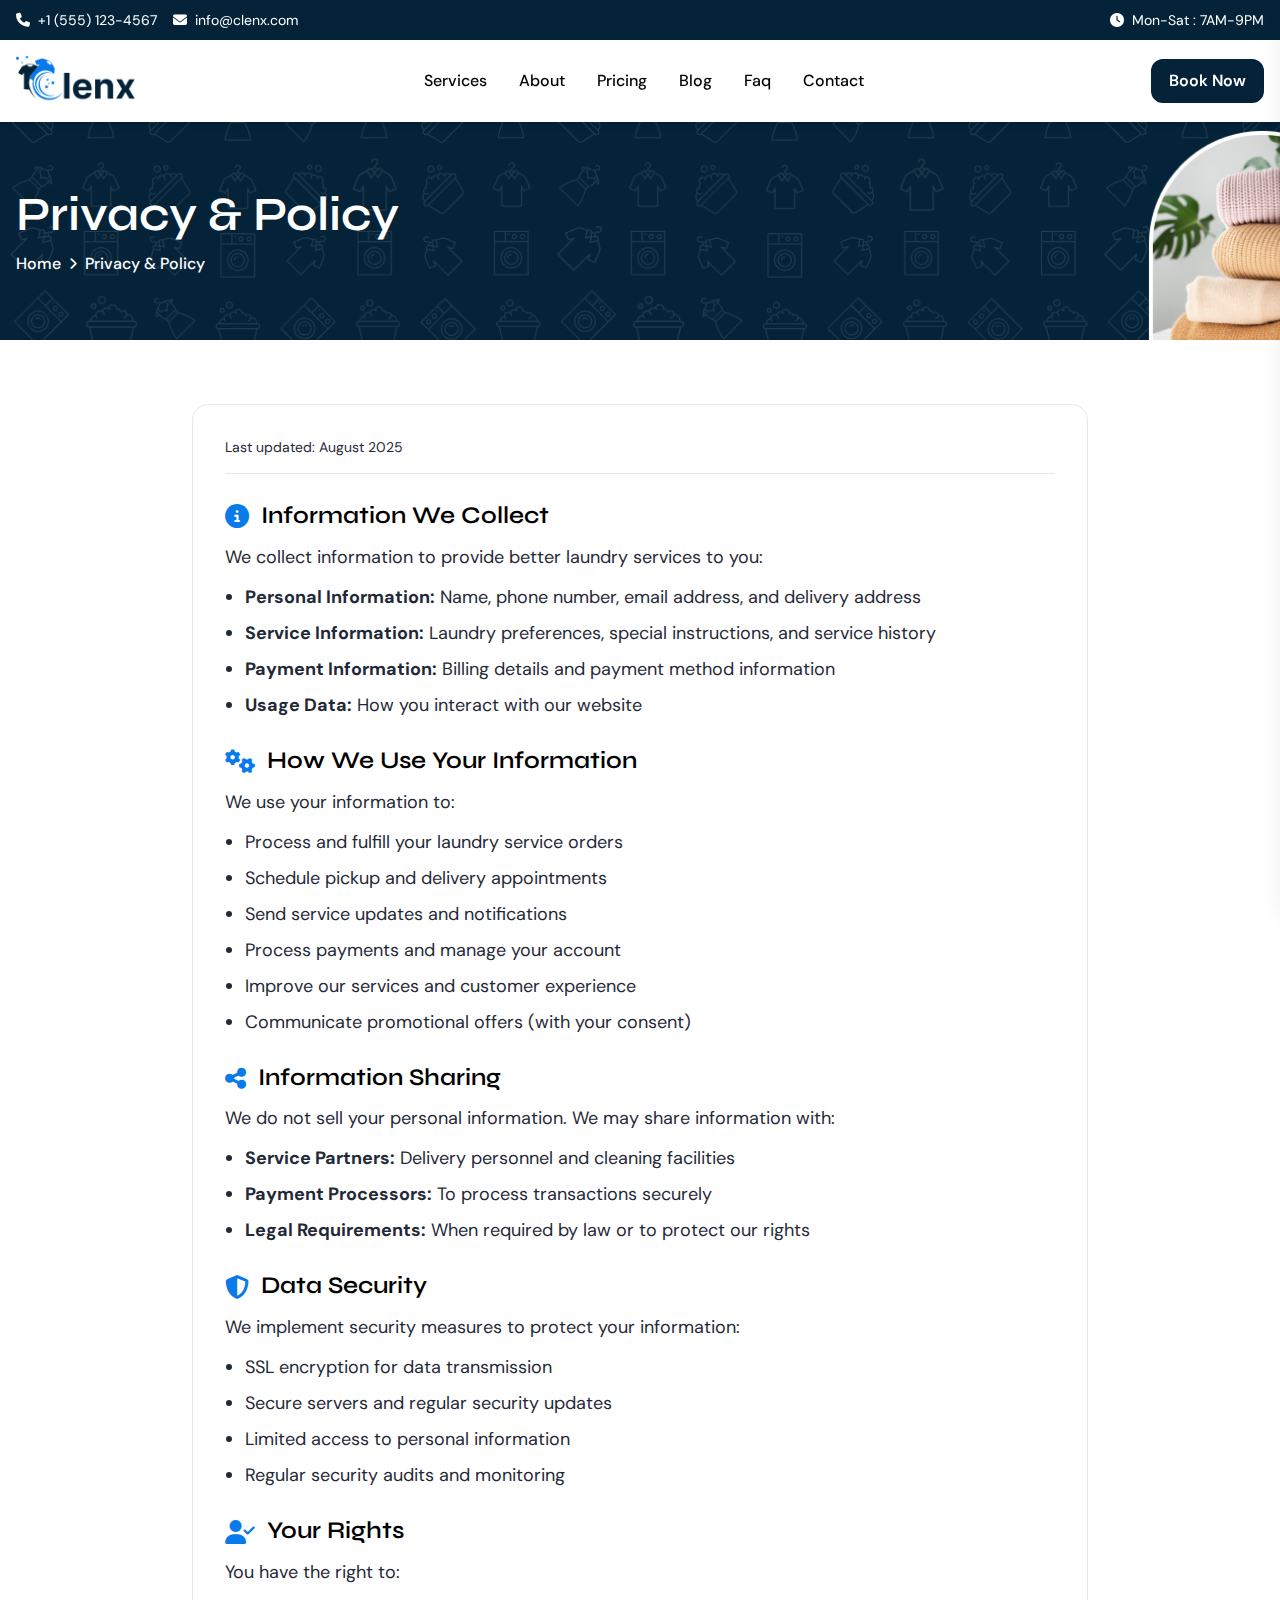
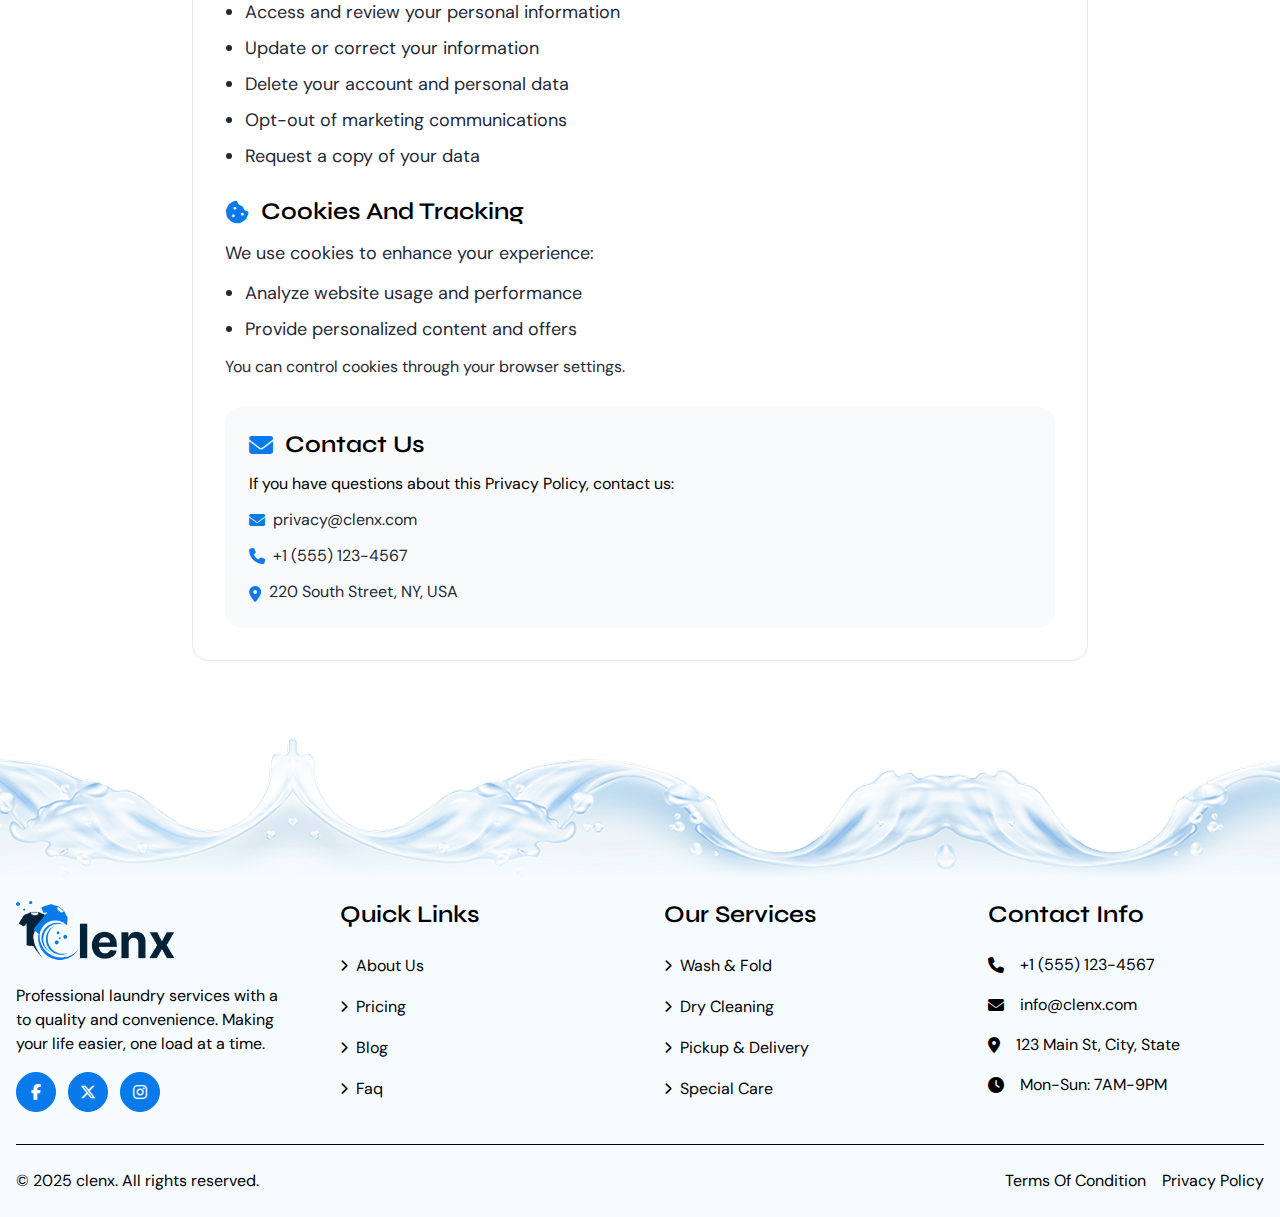
<file: privacy-policy.html>
<!DOCTYPE html>
<html lang="en">
  <head>
    <meta charset="UTF-8" />
    <title>Laundry Management | WorkDo</title>
    <meta name="author" content="Workdo" />
    <meta name="viewport" content="width=device-width, initial-scale=1.0, maximum-scale=1">
    <meta name="description" content="Laundry Management by Workdo is a smart solution to manage laundry services, orders, delivery schedules, and customer requests efficiently.">
    <meta name="keywords" content="Laundry Management, Laundry Addon, Workdo, Laundry Services, Order Management, Delivery Scheduling, Customer Laundry Requests, Laundry Dashboard">
    <link rel="icon" href="assets/images/favicon.png" />
    <link
      href="https://fonts.googleapis.com/css2?family=Caveat:wght@400..700&family=DM+Sans:ital,opsz,wght@0,9..40,100..1000;1,9..40,100..1000&family=Syne:wght@400..800&display=swap"
      rel="stylesheet">
    <link rel="stylesheet" href="assets/css/all.min.css" />
    <link rel="stylesheet" href="assets/css/swiper-bundle.min.css" />
    <script src="assets/js/tailwind.js"></script>
    <link rel="stylesheet" href="assets/css/style.css" />
  </head>

  <body>
    <div class="overlay"></div>
    <!-- Header/Navigation -->
    <header class="bg-white shadow-md sticky w-full top-0 z-[3]">
      <div
        class="bg-secondary text-white py-2.5 relative overflow-hidden hidden lg:block">
        <div
          class="md:container w-full mx-auto px-4">
          <div
            class="flex flex-col sm:flex-row justify-between items-center text-sm relative z-10">
            <div class="flex items-center gap-4 mb-2 sm:mb-0">
              <span class="flex items-center">
                <i class="fas fa-phone me-2"></i>
                <a href="tel:+1 (555) 123-4567">+1 (555) 123-4567</a>
              </span>
              <span class="flex items-center">
                <i class="fas fa-envelope me-2"></i>
                <a href="mailto:info@clenx.com">info@clenx.com</a>
              </span>
            </div>
            <div class="flex items-center">
              <i class="fas fa-clock me-2"></i>
              <span class>Mon-Sat : 7AM-9PM</span>
            </div>
          </div>
        </div>
      </div>
      <nav
        class="md:container w-full mx-auto px-4 py-3 lg:py-4">
        <div class="flex items-center justify-between">
          <div
            class="flex items-center logo-col md:max-w-[120px] max-w-[100px] w-full">
            <a href="index.html" class="block">
              <img src="assets/images/logo.png" alt="Laundry management"
                class="w-full h-full object-scale-down" />
            </a>
          </div>
          <div class="hidden lg:flex gap-8 capitalize font-medium">
            <a
              href="services.html"
              class="hover:text-primary capitalize transition-all duration-300">Services</a>
            <a
              href="about.html"
              class="hover:text-primary capitalize transition-all duration-300">About</a>
            <a
              href="pricing.html"
              class="hover:text-primary capitalize transition-all duration-300">pricing</a>
              <a
              href="blog.html"
              class="hover:text-primary capitalize transition-all duration-300">Blog</a>
                      <a
            href="faq.html"
            class="hover:text-primary capitalize transition-all duration-300">faq</a>
            <a
            href="contact.html"
            class="hover:text-primary capitalize transition-all duration-300">Contact</a>
          </div>
          <div class="flex items-center gap-4">
            <a
              href="booking.html"
              class="hidden lg:inline-flex btn btn-secondary">
              Book Now
            </a>
            <button
              class="lg:hidden w-10 h-10 text-xl flex items-center justify-center"
              id="mobile-menu-toggle">
              <i class="fas fa-bars"></i>
            </button>
          </div>
        </div>
      </nav>
    </header>

        <main>
      <section class="banner-section relative lg:py-16 py-10 z-[1]">
        <div class="absolute inset-0 w-full h-full z-[-1]">
            <img src="assets/images/common-banner-bg.png" alt="Common Banner Background Image" class="w-full h-full object-cover rtl:scale-x-[-1]" loading="lazy">
        </div>
        <div class="md:container w-full mx-auto px-4">
          <div class="text-white">
            <h2 class="text-2xl sm:text-4xl lg:text-5xl mb-2">privacy & policy</h2>
            <nav class="md:text-base text-sm">
              <ul class="flex flex-wrap items-center justify-start capitalize">
                <li class="flex items-center font-medium">
                  <a href="index.html">Home</a>
                  <i class="fas fa-chevron-right mx-2 text-xs"></i>
                </li>
                <li class="font-medium">privacy & policy</li>
              </ul>
            </nav>
          </div>
        </div>
      </section>
      <section class="py-10 lg:py-16">
        <div class="md:container w-full mx-auto px-4">
            <div class="max-w-4xl mx-auto">
                <!-- Content -->
                <div class="bg-white rounded-2xl border-gray-200 border p-4 lg:p-8 space-y-4 lg:space-y-7">
                    <div class=" border-b pb-4 mb-4">
                        <p class="text-sm text-gray-800">
                            Last updated: August 2025
                        </p>
                    </div>
                    <!-- Information We Collect -->
                    <div>
                        <h2 class="text-xl md:text-2xl mb-3 flex items-center">
                            <i class="fas fa-info-circle text-primary me-3"></i>
                            Information We Collect
                        </h2>
                        <div class="space-y-3 text-gray-800">
                            <p class="md:text-lg">We collect information to provide better laundry services to you:</p>
                            <ul class="text-sm md:text-lg list-disc ps-5 space-y-2">
                                <li><strong>Personal Information:</strong> Name, phone number, email address, and delivery address</li>
                                <li><strong>Service Information:</strong> Laundry preferences, special instructions, and service history</li>
                                <li><strong>Payment Information:</strong> Billing details and payment method information</li>
                                <li><strong>Usage Data:</strong> How you interact with our website</li>
                            </ul>
                        </div>
                    </div>

                    <!-- How We Use Information -->
                    <div>
                        <h2 class="text-xl md:text-2xl mb-3 flex items-center">
                            <i class="fas fa-cogs text-primary me-3"></i>
                            How We Use Your Information
                        </h2>
                        <div class="space-y-3 text-gray-800">
                            <p class="md:text-lg">We use your information to:</p>
                            <ul class="text-sm md:text-lg list-disc ps-5 space-y-2">
                                <li>Process and fulfill your laundry service orders</li>
                                <li>Schedule pickup and delivery appointments</li>
                                <li>Send service updates and notifications</li>
                                <li>Process payments and manage your account</li>
                                <li>Improve our services and customer experience</li>
                                <li>Communicate promotional offers (with your consent)</li>
                            </ul>
                        </div>
                    </div>

                    <!-- Information Sharing -->
                    <div>
                        <h2 class="text-xl md:text-2xl mb-3 flex items-center">
                            <i class="fas fa-share-alt text-primary me-3"></i>
                            Information Sharing
                        </h2>
                        <div class="space-y-3 text-gray-800">
                            <p class="md:text-lg">We do not sell your personal information. We may share information with:</p>
                            <ul class="text-sm md:text-lg list-disc ps-5 space-y-2">
                                <li><strong>Service Partners:</strong> Delivery personnel and cleaning facilities</li>
                                <li><strong>Payment Processors:</strong> To process transactions securely</li>
                                <li><strong>Legal Requirements:</strong> When required by law or to protect our rights</li>
                            </ul>
                        </div>
                    </div>

                    <!-- Data Security -->
                    <div>
                        <h2 class="text-xl md:text-2xl mb-3 flex items-center">
                            <i class="fas fa-shield-alt text-primary me-3"></i>
                            Data Security
                        </h2>
                        <div class="space-y-3 text-gray-800">
                            <p class="md:text-lg">We implement security measures to protect your information:</p>
                            <ul class="text-sm md:text-lg list-disc ps-5 space-y-2">
                                <li>SSL encryption for data transmission</li>
                                <li>Secure servers and regular security updates</li>
                                <li>Limited access to personal information</li>
                                <li>Regular security audits and monitoring</li>
                            </ul>
                        </div>
                    </div>

                    <!-- Your Rights -->
                    <div>
                        <h2 class="text-xl md:text-2xl mb-3 flex items-center">
                            <i class="fas fa-user-check text-primary me-3"></i>
                            Your Rights
                        </h2>
                        <div class="space-y-3 text-gray-800">
                            <p class="md:text-lg">You have the right to:</p>
                            <ul class="text-sm md:text-lg list-disc ps-5 space-y-2">
                                <li>Access and review your personal information</li>
                                <li>Update or correct your information</li>
                                <li>Delete your account and personal data</li>
                                <li>Opt-out of marketing communications</li>
                                <li>Request a copy of your data</li>
                            </ul>
                        </div>
                    </div>

                    <!-- Cookies -->
                    <div>
                        <h2 class="text-xl md:text-2xl mb-3 flex items-center">
                            <i class="fas fa-cookie-bite text-primary me-3"></i>
                            Cookies and Tracking
                        </h2>
                        <div class="space-y-3 text-gray-800">
                            <p class="md:text-lg">We use cookies to enhance your experience:</p>
                            <ul class="text-sm md:text-lg list-disc ps-5 space-y-2">
                                <li>Analyze website usage and performance</li>
                                <li>Provide personalized content and offers</li>
                            </ul>
                            <p>You can control cookies through your browser settings.</p>
                        </div>
                    </div>

                    <!-- Contact Information -->
                    <div class="bg-gray-50 rounded-2xl p-3 md:p-6">
                        <h2 class="text-xl md:text-2xl mb-3 flex items-center">
                            <i class="fas fa-envelope text-primary me-3"></i>
                            Contact Us
                        </h2>
                        <div class="space-y-3">
                            <p class="text-black">If you have questions about this Privacy Policy, contact us:</p>
                                <div class="flex items-center">
                                    <i class="fas fa-envelope text-primary me-2"></i>
                                    <a href="mailto:privacy@clenx.com" class="text-gray-800 text-sm md:text-base">privacy@clenx.com</a>
                                </div>
                                <div class="flex items-center">
                                    <i class="fas fa-phone text-primary me-2"></i>
                                    <a href="tel:+15551234567" class="text-gray-800 text-sm md:text-base">+1 (555) 123-4567</a>
                                </div>
                            <div class="flex items-center">
                                <i class="fas fa-map-marker-alt text-primary me-2 mt-1"></i>
                                <span class="text-gray-800 text-sm md:text-base">220 South Street, NY, USA</span>
                            </div>
                        </div>
                    </div>
                </div>
            </div>
        </div>
    </section>
   
    </main>
    <!-- Footer -->
     <footer
      class="md:pt-44 pt-24 relative overflow-hidden">
    <div class="absolute top-0 start-0 w-full md:h-[155px] h-[60px]">
      <img src="assets/images/footer-bg.png" alt="Footer Image" loading="lazy" class="w-full h-full object-cover">
    </div>
      <div class="bg-light pt-8 md:-mt-8 -mt-10">
        <div class="md:container w-full mx-auto px-4">
          <div
            class="grid grid-cols-1 sm:grid-cols-3 lg:grid-cols-4 gap-4 md:gap-6 lg:gap-8 xl:gap-12">
            <div class="space-y-4 sm:col-span-3 lg:col-span-1">
              <div
                class="flex items-center footer-logo max-w-[110px] lg:max-w-[160px] w-full sm:mx-auto lg:m-0">
                <a href="index.html" class="block transition-transform duration-300">
                  <img src="assets/images/logo.png" alt="footer-logo" />
                </a>
              </div>
              <p
                class="sm:text-center lg:text-start sm:max-w-lg w-full mx-auto lg:m-0 lg:max-w-full">
                Professional laundry services with a to quality and convenience.
                Making your life easier, one load at a time.
              </p>
              <div class="flex gap-3 lg:justify-start sm:justify-center">
                <a
                  href="javascript:;"
                  class="md:w-10 w-8 h-8 md:h-10 border border-primary text-primary bg-primary hover:bg-white hover:text-primary text-white rounded-full flex items-center justify-center transition-all duration-300">
                  <i class="fab fa-facebook-f"></i>
                </a>
                <a
                  href="javascript:;"
                  class="md:w-10 w-8 h-8 md:h-10 border border-primary text-primary bg-primary hover:bg-white hover:text-primary text-white rounded-full flex items-center justify-center transition-all duration-300">
                  <i class="fab fa-x-twitter"></i>
                </a>
                <a
                  href="javascript:;"
                  class="md:w-10 w-8 h-8 md:h-10 border border-primary text-primary bg-primary hover:bg-white hover:text-primary text-white rounded-full flex items-center justify-center transition-all duration-300">
                  <i class="fab fa-instagram"></i>
                </a>
              </div>
            </div>
            <div>
              <h3
                class="sm:text-xl text-lg lg:text-2xl mb-3 md:mb-6">
                Quick Links
              </h3>
              <ul class="md:space-y-4 space-y-3 capitalize">
                <li>
                  <a
                    href="about.html"
                    class="md:text-base text-sm inline-flex items-center hover:translate-x-2 transition-all duration-300">
                    <i class="fas fa-chevron-right text-xs me-2"></i>
                    About Us
                  </a>
                </li>
                <li>
                  <a
                    href="pricing.html"
                    class="md:text-base text-sm inline-flex items-center hover:translate-x-2 transition-all duration-300">
                    <i class="fas fa-chevron-right text-xs me-2"></i>
                    pricing
                  </a>
                </li>
                <li>
                  <a
                    href="blog.html"
                    class="md:text-base text-sm inline-flex items-center hover:translate-x-2 transition-all duration-300">
                    <i class="fas fa-chevron-right text-xs me-2"></i>
                    Blog
                  </a>
                </li>
                <li>
                  <a
                    href="faq.html"
                    class="md:text-base text-sm inline-flex items-center hover:translate-x-2 transition-all duration-300">
                    <i class="fas fa-chevron-right text-xs me-2"></i>
                    Faq
                  </a>
                </li>
              </ul>
            </div>
            <div>
              <h3
                class="sm:text-xl text-lg lg:text-2xl mb-3 md:mb-6">
                Our Services
              </h3>
              <ul class="md:space-y-4 space-y-3">
                <li>
                  <a
                    href="services.html"
                    class="md:text-base text-sm inline-flex items-center hover:translate-x-2 transition-all duration-300">
                    <i class="fas fa-chevron-right text-xs me-2"></i>
                    Wash & Fold
                  </a>
                </li>
                <li>
                  <a
                    href="services.html"
                    class="md:text-base text-sm inline-flex items-center hover:translate-x-2 transition-all duration-300">
                    <i class="fas fa-chevron-right text-xs me-2"></i>
                    Dry Cleaning
                  </a>
                </li>
                <li>
                  <a
                    href="services.html"
                    class="md:text-base text-sm inline-flex items-center hover:translate-x-2 transition-all duration-300">
                    <i class="fas fa-chevron-right text-xs me-2"></i>
                    Pickup & Delivery
                  </a>
                </li>
                <li>
                  <a
                    href="services.html"
                    class="md:text-base text-sm inline-flex items-center hover:translate-x-2 transition-all duration-300">
                    <i class="fas fa-chevron-right text-xs me-2"></i>
                    Special Care
                  </a>
                </li>
              </ul>
            </div>
            <div>
              <h3
                class="sm:text-xl text-lg lg:text-2xl mb-3 md:mb-6">
                Contact Info
              </h3>
              <div class="space-y-4">
                <div class="flex items-center gap-4 md:text-base text-sm">
                    <i class="fas fa-phone "></i>
                    <a href="tel:+1 (555) 123-4567">+1 (555) 123-4567</a>
                </div>
                <div class="flex items-center gap-4 md:text-base text-sm">
                    <i class="fas fa-envelope "></i>
                    <a href="mailto:info@clenx.com">info@clenx.com</a>
                </div>
                <div class="flex items-center gap-4 md:text-base text-sm">
                    <i class="fas fa-map-marker-alt "></i>
                    <p>123 Main St, City, State</p>
                </div>
                <div class="flex items-center gap-4 md:text-base text-sm">
                    <i class="fas fa-clock"></i>
                    <p>Mon-Sun: 7AM-9PM</p>
                </div>
              </div>
            </div>
          </div>
          <div class="border-t border-black mt-6 md:mt-8 py-4 md:py-6">
            <div
              class="flex flex-col sm:flex-row flex-wrap gap-2 justify-between sm:items-center">
              <p>© 2025 clenx. All rights reserved.</p>
              <ul class="flex gap-4 md:text-base text-sm">
                <li>
                  <a href="terms-condition.html">Terms Of Condition</a>
                </li>
                <li>
                  <a href="privacy-policy.html">Privacy Policy</a>
                </li>
              </ul>
            </div>
          </div>
        </div>
      </div>
    </footer>

    <!-- mobile menu modal  -->
    <div
      id="mobile-menu"
      class="mobile-menu fixed inset-y-0 end-0 z-[100] bg-white shadow-xl transform translate-x-full transition-transform duration-300 max-w-[325px] w-full ease-in-out overflow-y-auto">
      <div class="flex justify-between items-center p-4 border-b">
        <a href="index.html" class="block max-w-[90px] w-full">
          <img src="assets/images/logo.png" alt="logo" class="logo-img" />
        </a>
        <button
          id="close-mobile-menu"
          class="hover:text-primary transition-colors">
          <i class="fas fa-times text-xl"></i>
        </button>
      </div>
      <nav class="p-4">
        <ul class="space-y-2 capitalize">
          <li>
            <a
              href="services.html"
              class="block py-3 px-4 rounded-xl hover:bg-gray-100 transition-colors border">
              <i class="fas fa-soap me-3"></i>Services
            </a>
          </li>
          <li>
            <a
              href="booking.html"
              class="block py-3 px-4 rounded-xl hover:bg-gray-100 transition-colors border">
              <i class="fas fa-calendar-check me-3"></i>booking
            </a>
          </li>
          <li>
            <a
              href="about.html"
              class="block py-3 px-4 rounded-xl hover:bg-gray-100 transition-colors border">
              <i class="fas fa-info-circle me-3"></i>About
            </a>
          </li>
          <li>
            <a
              href="pricing.html"
              class="block py-3 px-4 rounded-xl hover:bg-gray-100 transition-colors border">
              <i class="fas fa-tags me-3"></i>pricing
            </a>
          </li>
          <li>
            <a
              href="blog.html"
              class="block py-3 px-4 rounded-xl hover:bg-gray-100 transition-colors border">
              <i class="fa-solid fa-newspaper me-3"></i>Blog
            </a>
          </li>
               <li>
            <a
              href="faq.html"
              class="block py-3 px-4 rounded-xl hover:bg-gray-100 transition-colors border">
              <i class="fa-solid fa-newspaper me-3"></i>faq
            </a>
          </li>
          <li>
            <a
              href="contact.html"
              class="block py-3 px-4 rounded-xl hover:bg-gray-100 transition-colors border">
              <i class="fas fa-headset me-3"></i>Contact
            </a>
          </li>
        </ul>
        <div class="mt-2 py-3 px-4 rounded-2xl border space-y-2">
          <span class="flex items-center">
            <i class="fas fa-phone me-2"></i>
            <a href="tel:+1 (555) 123-4567">+1 (555) 123-4567</a>
          </span>
          <span class="flex items-center">
            <i class="fas fa-envelope me-2"></i>
            <a href="mailto:info@clenx.com">info@clenx.com</a>
          </span>
          <div class="flex items-center">
            <i class="fas fa-clock me-2"></i>
            <span class>Mon-Sat : 7AM-9PM</span>
          </div>
        </div>
      </nav>
    </div>
    <script src="assets/js/swiper-bundle.min.js" defer></script>
    <script src="assets/js/main.js" defer></script>
  </body>
</html>
</file>
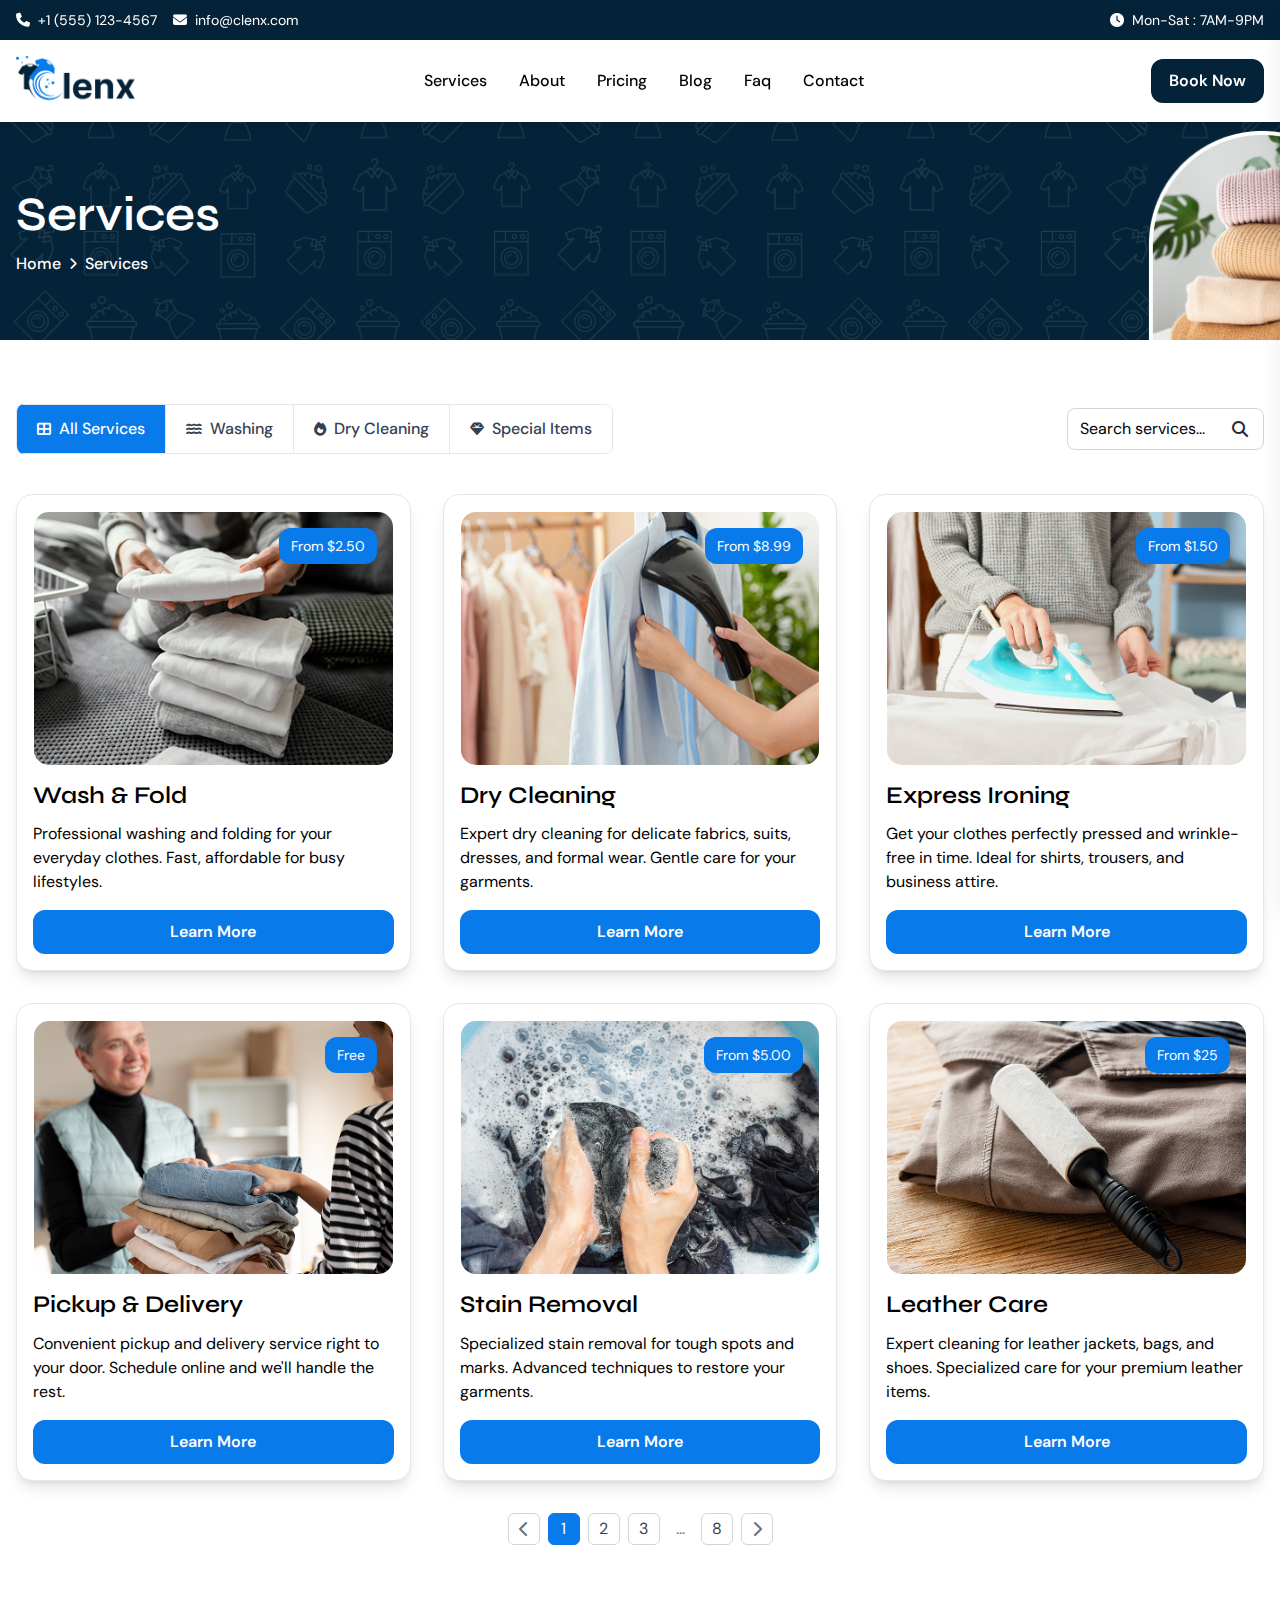
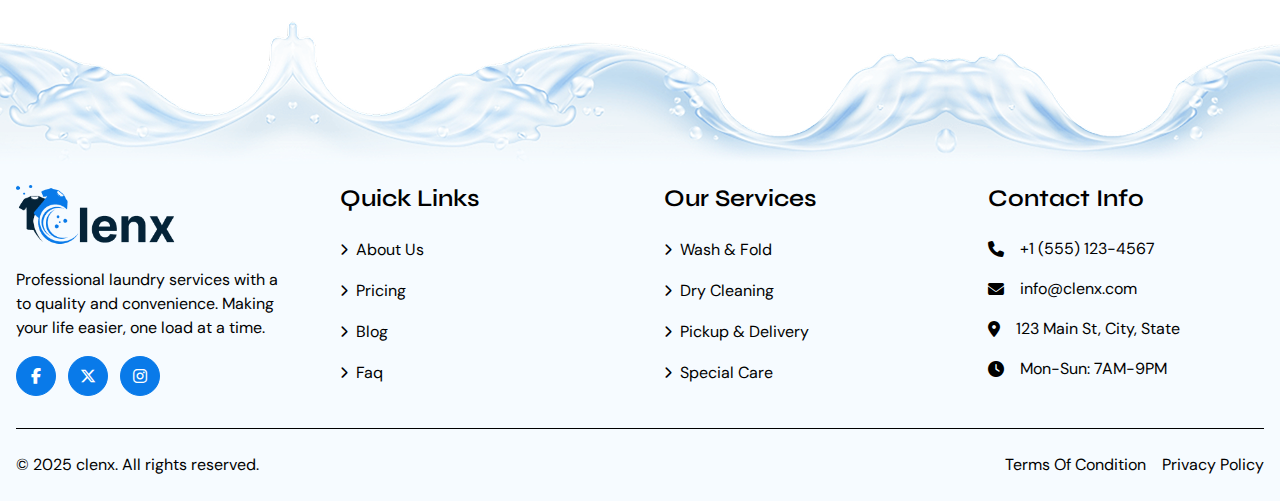
<file: services.html>
<!DOCTYPE html>
<html lang="en">
  <head>
    <meta charset="UTF-8" />
    <title>Laundry Management | WorkDo</title>
    <meta name="author" content="Workdo" />
    <meta name="viewport" content="width=device-width, initial-scale=1.0, maximum-scale=1">
    <meta name="description" content="Laundry Management by Workdo is a smart solution to manage laundry services, orders, delivery schedules, and customer requests efficiently.">
    <meta name="keywords" content="Laundry Management, Laundry Addon, Workdo, Laundry Services, Order Management, Delivery Scheduling, Customer Laundry Requests, Laundry Dashboard">
    <link rel="icon" href="assets/images/favicon.png" />
    <link
      href="https://fonts.googleapis.com/css2?family=Caveat:wght@400..700&family=DM+Sans:ital,opsz,wght@0,9..40,100..1000;1,9..40,100..1000&family=Syne:wght@400..800&display=swap"
      rel="stylesheet">
    <link rel="stylesheet" href="assets/css/all.min.css" />
    <link rel="stylesheet" href="assets/css/swiper-bundle.min.css" />
    <script src="assets/js/tailwind.js"></script>
    <link rel="stylesheet" href="assets/css/style.css" />
  </head>

  <body>
    <div class="overlay"></div>
    <!-- Header/Navigation -->
    <header class="bg-white shadow-md sticky w-full top-0 z-[3]">
      <div
        class="bg-secondary text-white py-2.5 relative overflow-hidden hidden lg:block">
        <div
          class="md:container w-full mx-auto px-4">
          <div
            class="flex flex-col sm:flex-row justify-between items-center text-sm relative z-10">
            <div class="flex items-center gap-4 mb-2 sm:mb-0">
              <span class="flex items-center">
                <i class="fas fa-phone me-2"></i>
                <a href="tel:+1 (555) 123-4567">+1 (555) 123-4567</a>
              </span>
              <span class="flex items-center">
                <i class="fas fa-envelope me-2"></i>
                <a href="mailto:info@clenx.com">info@clenx.com</a>
              </span>
            </div>
            <div class="flex items-center">
              <i class="fas fa-clock me-2"></i>
              <span class>Mon-Sat : 7AM-9PM</span>
            </div>
          </div>
        </div>
      </div>
      <nav
        class="md:container w-full mx-auto px-4 py-3 lg:py-4">
        <div class="flex items-center justify-between">
          <div
            class="flex items-center logo-col md:max-w-[120px] max-w-[100px] w-full">
            <a href="index.html" class="block">
              <img src="assets/images/logo.png" alt="Laundry management"
                class="w-full h-full object-scale-down" />
            </a>
          </div>
          <div class="hidden lg:flex gap-8 capitalize font-medium">
            <a
              href="services.html"
              class="hover:text-primary capitalize transition-all duration-300">Services</a>
            <a
              href="about.html"
              class="hover:text-primary capitalize transition-all duration-300">About</a>
            <a
              href="pricing.html"
              class="hover:text-primary capitalize transition-all duration-300">pricing</a>
              <a
              href="blog.html"
              class="hover:text-primary capitalize transition-all duration-300">Blog</a>
                      <a
            href="faq.html"
            class="hover:text-primary capitalize transition-all duration-300">faq</a>
            <a
            href="contact.html"
            class="hover:text-primary capitalize transition-all duration-300">Contact</a>
          </div>
          <div class="flex items-center gap-4">
            <a
              href="booking.html"
              class="hidden lg:inline-flex btn btn-secondary">
              Book Now
            </a>
            <button
              class="lg:hidden w-10 h-10 text-xl flex items-center justify-center"
              id="mobile-menu-toggle">
              <i class="fas fa-bars"></i>
            </button>
          </div>
        </div>
      </nav>
    </header>

        <main>
        <section class="banner-section relative lg:py-16 py-10 z-[1]">
            <div class="absolute inset-0 w-full h-full z-[-1]">
                <img src="assets/images/common-banner-bg.png" alt="Common Banner Background Image"
                    class="w-full h-full object-cover rtl:scale-x-[-1]" loading="lazy">
            </div>
            <div class="md:container w-full mx-auto px-4">
                <div class="text-white">
                    <h2 class="text-2xl sm:text-4xl lg:text-5xl mb-2">services</h2>
                    <nav class="md:text-base text-sm">
                        <ul class="flex flex-wrap items-center justify-start capitalize">
                            <li class="flex items-center font-medium">
                                <a href="index.html">Home</a>
                                <i class="fas fa-chevron-right mx-2 text-xs"></i>
                            </li>
                            <li class="font-medium">services</li>
                        </ul>
                    </nav>
                </div>
            </div>
        </section>
        <section class="py-10 lg:py-16">
            <div class="md:container mx-auto w-full px-4">
                <div class="flex items-center justify-between md:flex-row flex-col gap-3 lg:mb-10 mb-6">
                    <!-- Filter Buttons -->
                    <div class="overflow-x-auto sm:pb-0 pb-1 w-full">
                        <div
                            class="flex text-nowrap bg-white mx-auto md:mx-0 border-s border-e border-gray-200 rounded-lg overflow-hidden shadow-sm divide-x divide-gray-200 w-fit lg:text-base text-sm">

                            <!-- All Services -->
                            <button onclick="filterServices('all')" 
                                class="filter-btn border-t border-b border-gray-200 text-slate-700 flex items-center gap-2 xl:px-5 xl:py-3 px-3 py-2 font-medium transition-colors active">
                                <i class="fas fa-th-large text-sm"></i>
                                All Services
                            </button>

                            <!-- Washing -->
                            <button onclick="filterServices('wash')"
                                class="filter-btn border-t border-b border-gray-200 text-slate-700 flex items-center gap-2 xl:px-5 xl:py-3 px-3 py-2 font-medium transition-colors">
                                <i class="fas fa-water text-sm"></i>
                                Washing
                            </button>

                            <!-- Dry Cleaning -->
                            <button onclick="filterServices('dry')"
                                class="filter-btn border-t border-b border-gray-200 text-slate-700 flex items-center gap-2 xl:px-5 xl:py-3 px-3 py-2 font-medium transition-colors">
                                <i class="fas fa-fire text-sm"></i>
                                Dry Cleaning
                            </button>

                            <!-- Special Items -->
                            <button onclick="filterServices('special')"
                                class="filter-btn border-t border-b border-gray-200 text-slate-700 flex items-center gap-2 xl:px-5 xl:py-3 px-3 py-2 font-medium transition-colors">
                                <i class="fas fa-gem text-sm"></i>
                                Special Items
                            </button>

                        </div>

                    </div>
                    <div class="relative">
                        <input type="text" id="serviceSearch" placeholder="Search services..."
                            class="form-input w-full px-3 py-2  rounded-lg border border-gray-300 focus:border-primary placeholder:text-gray-800 pe-8">
                        <i class="fas fa-search absolute end-4 top-1/2 transform -translate-y-1/2 text-gray-800"></i>
                    </div>
                </div>

                <div class="grid grid-cols-1 sm:grid-cols-2 lg:grid-cols-3 gap-5 lg:gap-8">
                    <div class="group h-full p-4 rounded-2xl bg-white shadow-lg border flex flex-col" data-category="wash">
                        <div
                            class="relative pt-[70%] overflow-hidden rounded-2xl mb-4 transition-all duration-300 border border-white">
                            <img src="assets/images/services-img01.png" alt="Wash & Fold Service"
                                class="absolute inset-0 w-full h-full object-cover transition-transform duration-300 group-hover:scale-110" />
                            <div class="absolute top-4 end-4 bg-primary text-white px-3 py-2 rounded-xl text-sm">
                                From $2.50
                            </div>
                        </div>
                        <div class="flex flex-col h-full">
                            <div class="flex-1">
                                <h3 class="text-lg lg:text-2xl mb-3">
                                    <a href="service-details.html">Wash & Fold</a>
                                </h3>
                                <p class="mb-4 line-clamp-3">
                                    Professional washing and folding for your everyday
                                    clothes. Fast, affordable for busy
                                    lifestyles.
                                </p>
                            </div>
                            <div>
                                <a href="service-details.html" class="w-full btn text-center">Learn
                                    More</a>
                            </div>
                        </div>
                    </div>

                    <div class="group h-full p-4 rounded-2xl bg-white shadow-lg border flex flex-col" data-category="dry">
                        <div
                            class="relative pt-[70%] overflow-hidden rounded-2xl mb-4 transition-all duration-300 border border-white">
                            <img src="assets/images/services-img02.png" alt="Dry Cleaning Service"
                                class="absolute inset-0 w-full h-full object-cover transition-transform duration-300 group-hover:scale-110" />
                            <div class="absolute top-4 end-4 bg-primary text-white px-3 py-2 rounded-xl text-sm">
                                From $8.99 </div>
                        </div>
                        <div class="flex flex-col h-full">
                            <div class="flex-1">
                                 <h3 class="text-lg lg:text-2xl mb-3">
                                    <a href="service-details.html">  Dry Cleaning</a>
                                </h3>
                                <p class="mb-4 line-clamp-3">
                                    Expert dry cleaning for delicate fabrics, suits, dresses,
                                    and formal wear. Gentle care for your garments.
                                </p>
                            </div>
                            <div>
                                <a href="service-details.html" class="w-full btn text-center">Learn
                                    More</a>
                            </div>
                        </div>
                    </div>

                    <div class="group h-full p-4 rounded-2xl bg-white shadow-lg border flex flex-col" data-category="special">
                        <div
                            class="relative pt-[70%] overflow-hidden rounded-2xl mb-4 transition-all duration-300 border border-white">
                            <img src="assets/images/services-img03.png" alt="Express Ironing Service"
                                class="absolute inset-0 w-full h-full object-cover transition-transform duration-300 group-hover:scale-110" />
                            <div class="absolute top-4 end-4 bg-primary text-white px-3 py-2 rounded-xl text-sm"> From
                                $1.50 </div>
                        </div>
                        <div class="flex flex-col h-full">
                            <div class="flex-1">
                                <h3 class="text-lg lg:text-2xl mb-3">
                                    <a href="service-details.html"> Express Ironing</a>
                                </h3>
                                <p class="mb-4 line-clamp-3">Get your clothes perfectly pressed and wrinkle-free in
                                    time. Ideal for shirts, trousers, and business attire. </p>
                            </div>
                            <div>
                                <a href="service-details.html" class="w-full btn text-center">Learn
                                    More</a>
                            </div>
                        </div>
                    </div>

                    <div class="group h-full p-4 rounded-2xl bg-white shadow-lg border flex flex-col" data-category="wash">
                        <div
                            class="relative pt-[70%] overflow-hidden rounded-2xl mb-4 transition-all duration-300 border border-white">
                            <img src="assets/images/services-img04.png" alt="Pickup & Delivery Service"
                                class="absolute inset-0 w-full h-full object-cover transition-transform duration-300 group-hover:scale-110" />
                            <div class="absolute top-4 end-4 bg-primary text-white px-3 py-2 rounded-xl text-sm"> Free
                            </div>
                        </div>
                        <div class="flex flex-col h-full">
                            <div class="flex-1">
                                <h3 class="text-lg lg:text-2xl mb-3">
                                    <a href="service-details.html"> Pickup & Delivery</a>
                                </h3>
                                <p class="mb-4 line-clamp-3">Convenient pickup and delivery service right to your door.
                                    Schedule online and we'll handle the rest. </p>
                            </div>
                            <div>
                                <a href="service-details.html" class="w-full btn text-center">Learn
                                    More</a>
                            </div>
                        </div>
                    </div>

                    <div class="group h-full p-4 rounded-2xl bg-white shadow-lg border flex flex-col" data-category="special">
                        <div
                            class="relative pt-[70%] overflow-hidden rounded-2xl mb-4 transition-all duration-300 border border-white">
                            <img src="assets/images/services-img05.png" alt="Stain Removal Service"
                                class="absolute inset-0 w-full h-full object-cover transition-transform duration-300 group-hover:scale-110" />
                            <div class="absolute top-4 end-4 bg-primary text-white px-3 py-2 rounded-xl text-sm"> From
                                $5.00 </div>
                        </div>
                        <div class="flex flex-col h-full">
                            <div class="flex-1">
                                <h3 class="text-lg lg:text-2xl mb-3">
                                    <a href="service-details.html"> Stain Removal</a>
                                </h3>
                                <p class="mb-4 line-clamp-3"> Specialized stain removal for tough spots and marks.
                                    Advanced techniques to restore your garments.</p>
                            </div>
                            <div>
                                <a href="service-details.html" class="w-full btn text-center">Learn
                                    More</a>
                            </div>
                        </div>
                    </div>

                    <div class="group h-full p-4 rounded-2xl bg-white shadow-lg border flex flex-col" data-category="special">
                        <div
                            class="relative pt-[70%] overflow-hidden rounded-2xl mb-4 transition-all duration-300 border border-white">
                            <img src="assets/images/services-img06.png" alt="Leather Care Service"
                                class="absolute inset-0 w-full h-full object-cover transition-transform duration-300 group-hover:scale-110" />
                            <div class="absolute top-4 end-4 bg-primary text-white px-3 py-2 rounded-xl text-sm">
                                From $25
                            </div>
                        </div>
                        <div class="flex flex-col h-full">
                            <div class="flex-1">
                                <h3 class="text-lg lg:text-2xl mb-3">
                                    <a href="service-details.html"> Leather Care</a>
                                </h3>
                                <p class="mb-4 line-clamp-3">
                                    Expert cleaning for leather jackets, bags, and shoes.
                                    Specialized care for your premium leather items.
                                </p>
                            </div>
                            <div>
                                <a href="service-details.html" class="w-full btn text-center">Learn
                                    More</a>
                            </div>
                        </div>
                    </div>
                </div>

                <div class="flex justify-center md:mt-8 mt-5">
                    <div class="flex items-center gap-2">
                      <a href="javascript:void(0)" class="p-1 h-8 w-8 flex items-center justify-center rounded-md border border-gray-300 text-gray-500 hover:bg-gray-50 disabled">
                        <i class="fa fa-chevron-left"></i>
                      </a>
      
                      <a href="javascript:void(0)" class="p-1 h-8 w-8 flex items-center justify-center rounded-md border border-primary bg-primary text-white">
                        1
                      </a>
      
                      <a href="javascript:void(0)" class="p-1 h-8 w-8 flex items-center justify-center rounded-md border border-gray-300 text-gray-700 hover:bg-gray-50">
                        2
                      </a>
      
                      <a href="javascript:void(0)" class="p-1 h-8 w-8 flex items-center justify-center rounded-md border border-gray-300 text-gray-700 hover:bg-gray-50">
                        3
                      </a>
      
                      <span class="px-2 text-gray-500">...</span>
      
                      <a href="javascript:void(0)" class="p-1 h-8 w-8 flex items-center justify-center rounded-md border border-gray-300 text-gray-700 hover:bg-gray-50">
                        8
                      </a>
      
                      <a href="javascript:void(0)" class="p-1 h-8 w-8 flex items-center justify-center rounded-md border border-gray-300 text-gray-500 hover:bg-gray-50">
                        <i class="fas fa-chevron-right"></i>
                      </a>
                    </div>
                  </div>
            </div>
        </section>
    </main>
       
    <!-- Footer -->
     <footer
      class="md:pt-44 pt-24 relative overflow-hidden">
    <div class="absolute top-0 start-0 w-full md:h-[155px] h-[60px]">
      <img src="assets/images/footer-bg.png" alt="Footer Image" loading="lazy" class="w-full h-full object-cover">
    </div>
      <div class="bg-light pt-8 md:-mt-8 -mt-10">
        <div class="md:container w-full mx-auto px-4">
          <div
            class="grid grid-cols-1 sm:grid-cols-3 lg:grid-cols-4 gap-4 md:gap-6 lg:gap-8 xl:gap-12">
            <div class="space-y-4 sm:col-span-3 lg:col-span-1">
              <div
                class="flex items-center footer-logo max-w-[110px] lg:max-w-[160px] w-full sm:mx-auto lg:m-0">
                <a href="index.html" class="block transition-transform duration-300">
                  <img src="assets/images/logo.png" alt="footer-logo" />
                </a>
              </div>
              <p
                class="sm:text-center lg:text-start sm:max-w-lg w-full mx-auto lg:m-0 lg:max-w-full">
                Professional laundry services with a to quality and convenience.
                Making your life easier, one load at a time.
              </p>
              <div class="flex gap-3 lg:justify-start sm:justify-center">
                <a
                  href="javascript:;"
                  class="md:w-10 w-8 h-8 md:h-10 border border-primary text-primary bg-primary hover:bg-white hover:text-primary text-white rounded-full flex items-center justify-center transition-all duration-300">
                  <i class="fab fa-facebook-f"></i>
                </a>
                <a
                  href="javascript:;"
                  class="md:w-10 w-8 h-8 md:h-10 border border-primary text-primary bg-primary hover:bg-white hover:text-primary text-white rounded-full flex items-center justify-center transition-all duration-300">
                  <i class="fab fa-x-twitter"></i>
                </a>
                <a
                  href="javascript:;"
                  class="md:w-10 w-8 h-8 md:h-10 border border-primary text-primary bg-primary hover:bg-white hover:text-primary text-white rounded-full flex items-center justify-center transition-all duration-300">
                  <i class="fab fa-instagram"></i>
                </a>
              </div>
            </div>
            <div>
              <h3
                class="sm:text-xl text-lg lg:text-2xl mb-3 md:mb-6">
                Quick Links
              </h3>
              <ul class="md:space-y-4 space-y-3 capitalize">
                <li>
                  <a
                    href="about.html"
                    class="md:text-base text-sm inline-flex items-center hover:translate-x-2 transition-all duration-300">
                    <i class="fas fa-chevron-right text-xs me-2"></i>
                    About Us
                  </a>
                </li>
                <li>
                  <a
                    href="pricing.html"
                    class="md:text-base text-sm inline-flex items-center hover:translate-x-2 transition-all duration-300">
                    <i class="fas fa-chevron-right text-xs me-2"></i>
                    pricing
                  </a>
                </li>
                <li>
                  <a
                    href="blog.html"
                    class="md:text-base text-sm inline-flex items-center hover:translate-x-2 transition-all duration-300">
                    <i class="fas fa-chevron-right text-xs me-2"></i>
                    Blog
                  </a>
                </li>
                <li>
                  <a
                    href="faq.html"
                    class="md:text-base text-sm inline-flex items-center hover:translate-x-2 transition-all duration-300">
                    <i class="fas fa-chevron-right text-xs me-2"></i>
                    Faq
                  </a>
                </li>
              </ul>
            </div>
            <div>
              <h3
                class="sm:text-xl text-lg lg:text-2xl mb-3 md:mb-6">
                Our Services
              </h3>
              <ul class="md:space-y-4 space-y-3">
                <li>
                  <a
                    href="services.html"
                    class="md:text-base text-sm inline-flex items-center hover:translate-x-2 transition-all duration-300">
                    <i class="fas fa-chevron-right text-xs me-2"></i>
                    Wash & Fold
                  </a>
                </li>
                <li>
                  <a
                    href="services.html"
                    class="md:text-base text-sm inline-flex items-center hover:translate-x-2 transition-all duration-300">
                    <i class="fas fa-chevron-right text-xs me-2"></i>
                    Dry Cleaning
                  </a>
                </li>
                <li>
                  <a
                    href="services.html"
                    class="md:text-base text-sm inline-flex items-center hover:translate-x-2 transition-all duration-300">
                    <i class="fas fa-chevron-right text-xs me-2"></i>
                    Pickup & Delivery
                  </a>
                </li>
                <li>
                  <a
                    href="services.html"
                    class="md:text-base text-sm inline-flex items-center hover:translate-x-2 transition-all duration-300">
                    <i class="fas fa-chevron-right text-xs me-2"></i>
                    Special Care
                  </a>
                </li>
              </ul>
            </div>
            <div>
              <h3
                class="sm:text-xl text-lg lg:text-2xl mb-3 md:mb-6">
                Contact Info
              </h3>
              <div class="space-y-4">
                <div class="flex items-center gap-4 md:text-base text-sm">
                    <i class="fas fa-phone "></i>
                    <a href="tel:+1 (555) 123-4567">+1 (555) 123-4567</a>
                </div>
                <div class="flex items-center gap-4 md:text-base text-sm">
                    <i class="fas fa-envelope "></i>
                    <a href="mailto:info@clenx.com">info@clenx.com</a>
                </div>
                <div class="flex items-center gap-4 md:text-base text-sm">
                    <i class="fas fa-map-marker-alt "></i>
                    <p>123 Main St, City, State</p>
                </div>
                <div class="flex items-center gap-4 md:text-base text-sm">
                    <i class="fas fa-clock"></i>
                    <p>Mon-Sun: 7AM-9PM</p>
                </div>
              </div>
            </div>
          </div>
          <div class="border-t border-black mt-6 md:mt-8 py-4 md:py-6">
            <div
              class="flex flex-col sm:flex-row flex-wrap gap-2 justify-between sm:items-center">
              <p>© 2025 clenx. All rights reserved.</p>
              <ul class="flex gap-4 md:text-base text-sm">
                <li>
                  <a href="terms-condition.html">Terms Of Condition</a>
                </li>
                <li>
                  <a href="privacy-policy.html">Privacy Policy</a>
                </li>
              </ul>
            </div>
          </div>
        </div>
      </div>
    </footer>

    <!-- mobile menu modal  -->
    <div
      id="mobile-menu"
      class="mobile-menu fixed inset-y-0 end-0 z-[100] bg-white shadow-xl transform translate-x-full transition-transform duration-300 max-w-[325px] w-full ease-in-out overflow-y-auto">
      <div class="flex justify-between items-center p-4 border-b">
        <a href="index.html" class="block max-w-[90px] w-full">
          <img src="assets/images/logo.png" alt="logo" class="logo-img" />
        </a>
        <button
          id="close-mobile-menu"
          class="hover:text-primary transition-colors">
          <i class="fas fa-times text-xl"></i>
        </button>
      </div>
      <nav class="p-4">
        <ul class="space-y-2 capitalize">
          <li>
            <a
              href="services.html"
              class="block py-3 px-4 rounded-xl hover:bg-gray-100 transition-colors border">
              <i class="fas fa-soap me-3"></i>Services
            </a>
          </li>
          <li>
            <a
              href="booking.html"
              class="block py-3 px-4 rounded-xl hover:bg-gray-100 transition-colors border">
              <i class="fas fa-calendar-check me-3"></i>booking
            </a>
          </li>
          <li>
            <a
              href="about.html"
              class="block py-3 px-4 rounded-xl hover:bg-gray-100 transition-colors border">
              <i class="fas fa-info-circle me-3"></i>About
            </a>
          </li>
          <li>
            <a
              href="pricing.html"
              class="block py-3 px-4 rounded-xl hover:bg-gray-100 transition-colors border">
              <i class="fas fa-tags me-3"></i>pricing
            </a>
          </li>
          <li>
            <a
              href="blog.html"
              class="block py-3 px-4 rounded-xl hover:bg-gray-100 transition-colors border">
              <i class="fa-solid fa-newspaper me-3"></i>Blog
            </a>
          </li>
               <li>
            <a
              href="faq.html"
              class="block py-3 px-4 rounded-xl hover:bg-gray-100 transition-colors border">
              <i class="fa-solid fa-newspaper me-3"></i>faq
            </a>
          </li>
          <li>
            <a
              href="contact.html"
              class="block py-3 px-4 rounded-xl hover:bg-gray-100 transition-colors border">
              <i class="fas fa-headset me-3"></i>Contact
            </a>
          </li>
        </ul>
        <div class="mt-2 py-3 px-4 rounded-2xl border space-y-2">
          <span class="flex items-center">
            <i class="fas fa-phone me-2"></i>
            <a href="tel:+1 (555) 123-4567">+1 (555) 123-4567</a>
          </span>
          <span class="flex items-center">
            <i class="fas fa-envelope me-2"></i>
            <a href="mailto:info@clenx.com">info@clenx.com</a>
          </span>
          <div class="flex items-center">
            <i class="fas fa-clock me-2"></i>
            <span class>Mon-Sat : 7AM-9PM</span>
          </div>
        </div>
      </nav>
    </div>
    <script src="assets/js/swiper-bundle.min.js" defer></script>
    <script src="assets/js/main.js" defer></script>
  </body>
</html>
</file>
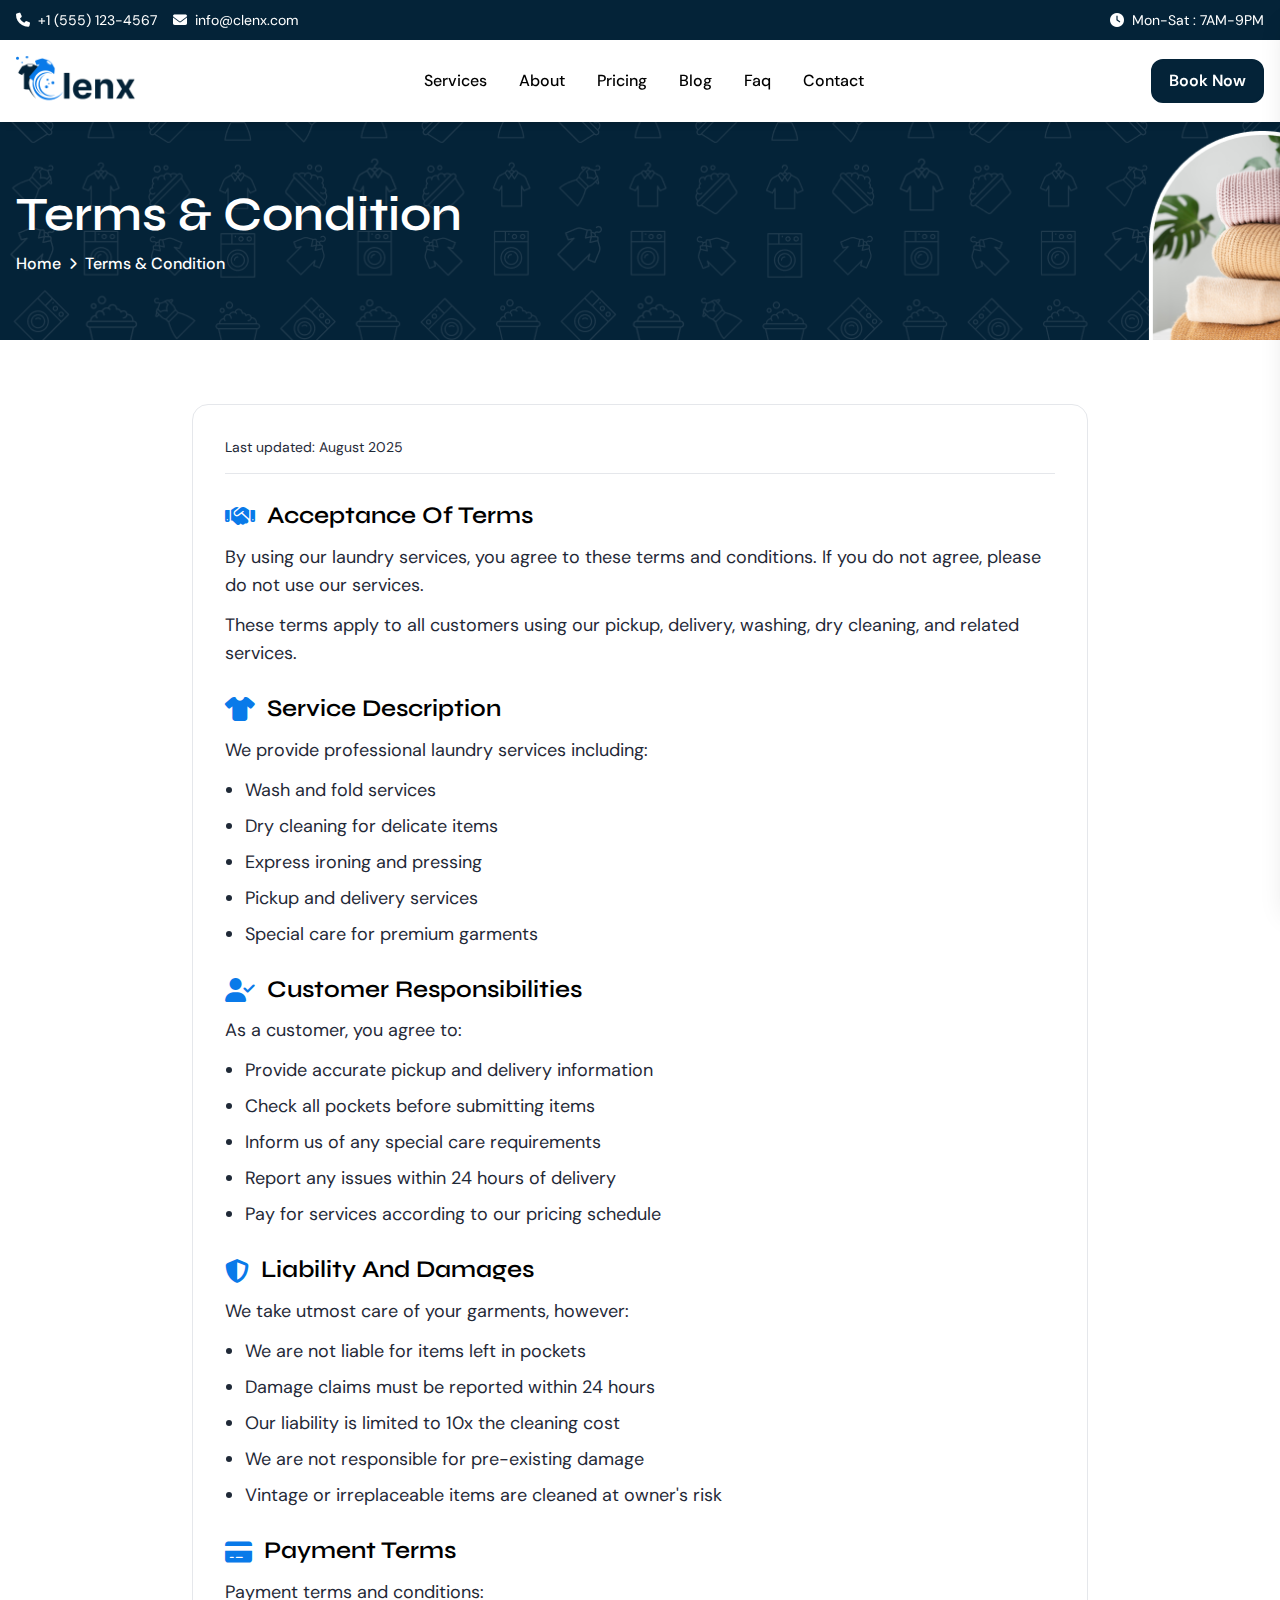
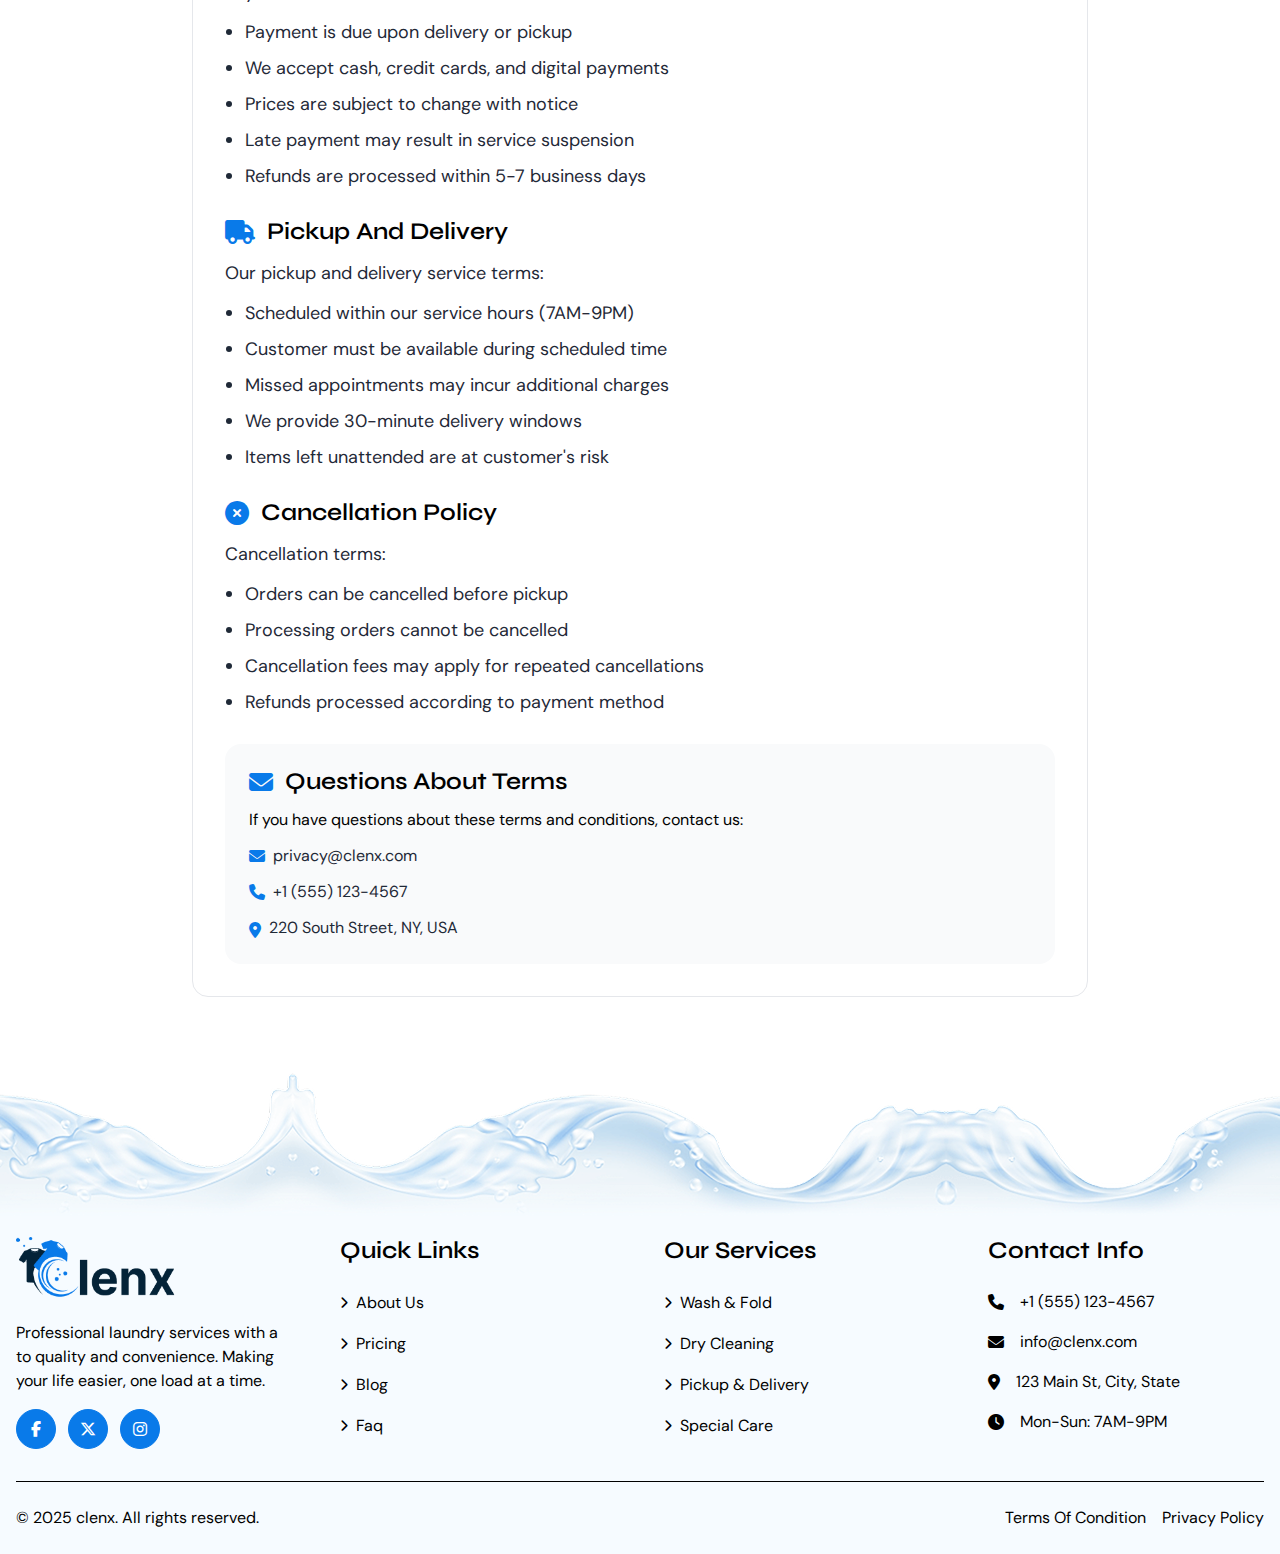
<file: terms-condition.html>
<!DOCTYPE html>
<html lang="en">
  <head>
    <meta charset="UTF-8" />
    <title>Laundry Management | WorkDo</title>
    <meta name="author" content="Workdo" />
    <meta name="viewport" content="width=device-width, initial-scale=1.0, maximum-scale=1">
    <meta name="description" content="Laundry Management by Workdo is a smart solution to manage laundry services, orders, delivery schedules, and customer requests efficiently.">
    <meta name="keywords" content="Laundry Management, Laundry Addon, Workdo, Laundry Services, Order Management, Delivery Scheduling, Customer Laundry Requests, Laundry Dashboard">
    <link rel="icon" href="assets/images/favicon.png" />
    <link
      href="https://fonts.googleapis.com/css2?family=Caveat:wght@400..700&family=DM+Sans:ital,opsz,wght@0,9..40,100..1000;1,9..40,100..1000&family=Syne:wght@400..800&display=swap"
      rel="stylesheet">
    <link rel="stylesheet" href="assets/css/all.min.css" />
    <link rel="stylesheet" href="assets/css/swiper-bundle.min.css" />
    <script src="assets/js/tailwind.js"></script>
    <link rel="stylesheet" href="assets/css/style.css" />
  </head>

  <body>
    <div class="overlay"></div>
    <!-- Header/Navigation -->
    <header class="bg-white shadow-md sticky w-full top-0 z-[3]">
      <div
        class="bg-secondary text-white py-2.5 relative overflow-hidden hidden lg:block">
        <div
          class="md:container w-full mx-auto px-4">
          <div
            class="flex flex-col sm:flex-row justify-between items-center text-sm relative z-10">
            <div class="flex items-center gap-4 mb-2 sm:mb-0">
              <span class="flex items-center">
                <i class="fas fa-phone me-2"></i>
                <a href="tel:+1 (555) 123-4567">+1 (555) 123-4567</a>
              </span>
              <span class="flex items-center">
                <i class="fas fa-envelope me-2"></i>
                <a href="mailto:info@clenx.com">info@clenx.com</a>
              </span>
            </div>
            <div class="flex items-center">
              <i class="fas fa-clock me-2"></i>
              <span class>Mon-Sat : 7AM-9PM</span>
            </div>
          </div>
        </div>
      </div>
      <nav
        class="md:container w-full mx-auto px-4 py-3 lg:py-4">
        <div class="flex items-center justify-between">
          <div
            class="flex items-center logo-col md:max-w-[120px] max-w-[100px] w-full">
            <a href="index.html" class="block">
              <img src="assets/images/logo.png" alt="Laundry management"
                class="w-full h-full object-scale-down" />
            </a>
          </div>
          <div class="hidden lg:flex gap-8 capitalize font-medium">
            <a
              href="services.html"
              class="hover:text-primary capitalize transition-all duration-300">Services</a>
            <a
              href="about.html"
              class="hover:text-primary capitalize transition-all duration-300">About</a>
            <a
              href="pricing.html"
              class="hover:text-primary capitalize transition-all duration-300">pricing</a>
              <a
              href="blog.html"
              class="hover:text-primary capitalize transition-all duration-300">Blog</a>
                      <a
            href="faq.html"
            class="hover:text-primary capitalize transition-all duration-300">faq</a>
            <a
            href="contact.html"
            class="hover:text-primary capitalize transition-all duration-300">Contact</a>
          </div>
          <div class="flex items-center gap-4">
            <a
              href="booking.html"
              class="hidden lg:inline-flex btn btn-secondary">
              Book Now
            </a>
            <button
              class="lg:hidden w-10 h-10 text-xl flex items-center justify-center"
              id="mobile-menu-toggle">
              <i class="fas fa-bars"></i>
            </button>
          </div>
        </div>
      </nav>
    </header>

     <main>
      <section class="banner-section relative lg:py-16 py-10 z-[1]">
        <div class="absolute inset-0 w-full h-full z-[-1]">
            <img src="assets/images/common-banner-bg.png" alt="Common Banner Background Image" class="w-full h-full object-cover rtl:scale-x-[-1]" loading="lazy">
        </div>
        <div class="md:container w-full mx-auto px-4">
          <div class="text-white">
            <h2 class="text-2xl sm:text-4xl lg:text-5xl mb-2">terms & condition</h2>
            <nav class="md:text-base text-sm">
              <ul class="flex flex-wrap items-center justify-start capitalize">
                <li class="flex items-center font-medium">
                  <a href="index.html">Home</a>
                  <i class="fas fa-chevron-right mx-2 text-xs"></i>
                </li>
                <li class="font-medium">terms & condition</li>
              </ul>
            </nav>
          </div>
        </div>
      </section>
      <section class="py-10 lg:py-16">
        <div class="md:container w-full mx-auto px-4">
            <div class="max-w-4xl mx-auto">

                <!-- Content -->
                <div class="bg-white rounded-2xl border-gray-200 border p-4 lg:p-8 space-y-4 lg:space-y-7">
                    <div class="border-b pb-4 mb-4">
                        <p class="text-sm text-gray-800">
                            Last updated: August 2025
                        </p>
                    </div>

                    <!-- Acceptance of Terms -->
                    <div>
                        <h2 class="text-xl md:text-2xl mb-3 flex items-center">
                            <i class="fas fa-handshake text-primary me-3"></i>
                            Acceptance of Terms
                        </h2>
                        <div class="space-y-3 text-gray-800">
                            <p class="md:text-lg">By using our laundry services, you agree to these terms and conditions. If you do not
                                agree, please do not use our services.</p>
                            <p class="md:text-lg">These terms apply to all customers using our pickup, delivery, washing, dry cleaning,
                                and related services.</p>
                        </div>
                    </div>

                    <!-- Service Description -->
                    <div>
                        <h2 class="text-xl md:text-2xl mb-3 flex items-center">
                            <i class="fas fa-tshirt text-primary me-3"></i>
                            Service Description
                        </h2>
                        <div class="space-y-3 text-gray-800">
                            <p class="md:text-lg">We provide professional laundry services including:</p>
                            <ul class="text-sm md:text-lg list-disc ps-5 space-y-2">
                                <li>Wash and fold services</li>
                                <li>Dry cleaning for delicate items</li>
                                <li>Express ironing and pressing</li>
                                <li>Pickup and delivery services</li>
                                <li>Special care for premium garments</li>
                            </ul>
                        </div>
                    </div>

                    <!-- Customer Responsibilities -->
                    <div>
                        <h2 class="text-xl md:text-2xl mb-3 flex items-center">
                            <i class="fas fa-user-check text-primary me-3"></i>
                            Customer Responsibilities
                        </h2>
                        <div class="space-y-3 text-gray-800">
                            <p class="md:text-lg">As a customer, you agree to:</p>
                            <ul class="text-sm md:text-lg list-disc ps-5 space-y-2">
                                <li>Provide accurate pickup and delivery information</li>
                                <li>Check all pockets before submitting items</li>
                                <li>Inform us of any special care requirements</li>
                                <li>Report any issues within 24 hours of delivery</li>
                                <li>Pay for services according to our pricing schedule</li>
                            </ul>
                        </div>
                    </div>

                    <!-- Liability and Damages -->
                    <div>
                        <h2 class="text-xl md:text-2xl mb-3 flex items-center">
                            <i class="fas fa-shield-alt text-primary me-3"></i>
                            Liability and Damages
                        </h2>
                        <div class="space-y-3 text-gray-800">
                            <p class="md:text-lg">We take utmost care of your garments, however:</p>
                            <ul class="text-sm md:text-lg list-disc ps-5 space-y-2">
                                <li>We are not liable for items left in pockets</li>
                                <li>Damage claims must be reported within 24 hours</li>
                                <li>Our liability is limited to 10x the cleaning cost</li>
                                <li>We are not responsible for pre-existing damage</li>
                                <li>Vintage or irreplaceable items are cleaned at owner's risk</li>
                            </ul>
                        </div>
                    </div>

                    <!-- Payment Terms -->
                    <div>
                        <h2 class="text-xl md:text-2xl mb-3 flex items-center">
                            <i class="fas fa-credit-card text-primary me-3"></i>
                            Payment Terms
                        </h2>
                        <div class="space-y-3 text-gray-800">
                            <p class="md:text-lg">Payment terms and conditions:</p>
                            <ul class="text-sm md:text-lg list-disc ps-5 space-y-2">
                                <li>Payment is due upon delivery or pickup</li>
                                <li>We accept cash, credit cards, and digital payments</li>
                                <li>Prices are subject to change with notice</li>
                                <li>Late payment may result in service suspension</li>
                                <li>Refunds are processed within 5-7 business days</li>
                            </ul>
                        </div>
                    </div>

                    <!-- Pickup and Delivery -->
                    <div>
                        <h2 class="text-xl md:text-2xl mb-3 flex items-center">
                            <i class="fas fa-truck text-primary me-3"></i>
                            Pickup and Delivery
                        </h2>
                        <div class="space-y-3 text-gray-800">
                            <p class="md:text-lg">Our pickup and delivery service terms:</p>
                            <ul class="text-sm md:text-lg list-disc ps-5 space-y-2">
                                <li>Scheduled within our service hours (7AM-9PM)</li>
                                <li>Customer must be available during scheduled time</li>
                                <li>Missed appointments may incur additional charges</li>
                                <li>We provide 30-minute delivery windows</li>
                                <li>Items left unattended are at customer's risk</li>
                            </ul>
                        </div>
                    </div>

                    <!-- Cancellation Policy -->
                    <div>
                        <h2 class="text-xl md:text-2xl mb-3 flex items-center">
                            <i class="fas fa-times-circle text-primary me-3"></i>
                            Cancellation Policy
                        </h2>
                        <div class="space-y-3 text-gray-800">
                            <p class="md:text-lg">Cancellation terms:</p>
                            <ul class="text-sm md:text-lg list-disc ps-5 space-y-2">
                                <li>Orders can be cancelled before pickup</li>
                                <li>Processing orders cannot be cancelled</li>
                                <li>Cancellation fees may apply for repeated cancellations</li>
                                <li>Refunds processed according to payment method</li>
                            </ul>
                        </div>
                    </div>
                    <!-- Contact Information -->
                    <div class="bg-gray-50 rounded-2xl p-3 md:p-6">
                        <h2 class="text-xl md:text-2xl mb-3 flex items-center">
                            <i class="fas fa-envelope text-primary me-3"></i>
                            Questions About Terms
                        </h2>
                        <div class="space-y-3">
                            <p class="text-black"> If you have questions about these terms and conditions, contact
                                us:</p>
                            <div class="flex  items-center">
                                <i class="fas fa-envelope text-primary me-2"></i>
                                <a href="mailto:privacy@clenx.com"
                                    class="text-gray-800 text-sm md:text-base">privacy@clenx.com</a>
                            </div>
                            <div class="flex  items-center">
                                <i class="fas fa-phone text-primary me-2"></i>
                                <a href="tel:+15551234567" class="text-gray-800 text-sm md:text-base">+1 (555)
                                    123-4567</a>
                            </div>
                            <div class="flex  items-center">
                                <i class="fas fa-map-marker-alt text-primary me-2 mt-1"></i>
                                <span class="text-gray-800 text-sm md:text-base">220 South Street, NY, USA</span>
                            </div>
                        </div>
                    </div>
                </div>
            </div>
        </div>
    </section>
    </main>
       
    <!-- Footer -->
     <footer
      class="md:pt-44 pt-24 relative overflow-hidden">
    <div class="absolute top-0 start-0 w-full md:h-[155px] h-[60px]">
      <img src="assets/images/footer-bg.png" alt="Footer Image" loading="lazy" class="w-full h-full object-cover">
    </div>
      <div class="bg-light pt-8 md:-mt-8 -mt-10">
        <div class="md:container w-full mx-auto px-4">
          <div
            class="grid grid-cols-1 sm:grid-cols-3 lg:grid-cols-4 gap-4 md:gap-6 lg:gap-8 xl:gap-12">
            <div class="space-y-4 sm:col-span-3 lg:col-span-1">
              <div
                class="flex items-center footer-logo max-w-[110px] lg:max-w-[160px] w-full sm:mx-auto lg:m-0">
                <a href="index.html" class="block transition-transform duration-300">
                  <img src="assets/images/logo.png" alt="footer-logo" />
                </a>
              </div>
              <p
                class="sm:text-center lg:text-start sm:max-w-lg w-full mx-auto lg:m-0 lg:max-w-full">
                Professional laundry services with a to quality and convenience.
                Making your life easier, one load at a time.
              </p>
              <div class="flex gap-3 lg:justify-start sm:justify-center">
                <a
                  href="javascript:;"
                  class="md:w-10 w-8 h-8 md:h-10 border border-primary text-primary bg-primary hover:bg-white hover:text-primary text-white rounded-full flex items-center justify-center transition-all duration-300">
                  <i class="fab fa-facebook-f"></i>
                </a>
                <a
                  href="javascript:;"
                  class="md:w-10 w-8 h-8 md:h-10 border border-primary text-primary bg-primary hover:bg-white hover:text-primary text-white rounded-full flex items-center justify-center transition-all duration-300">
                  <i class="fab fa-x-twitter"></i>
                </a>
                <a
                  href="javascript:;"
                  class="md:w-10 w-8 h-8 md:h-10 border border-primary text-primary bg-primary hover:bg-white hover:text-primary text-white rounded-full flex items-center justify-center transition-all duration-300">
                  <i class="fab fa-instagram"></i>
                </a>
              </div>
            </div>
            <div>
              <h3
                class="sm:text-xl text-lg lg:text-2xl mb-3 md:mb-6">
                Quick Links
              </h3>
              <ul class="md:space-y-4 space-y-3 capitalize">
                <li>
                  <a
                    href="about.html"
                    class="md:text-base text-sm inline-flex items-center hover:translate-x-2 transition-all duration-300">
                    <i class="fas fa-chevron-right text-xs me-2"></i>
                    About Us
                  </a>
                </li>
                <li>
                  <a
                    href="pricing.html"
                    class="md:text-base text-sm inline-flex items-center hover:translate-x-2 transition-all duration-300">
                    <i class="fas fa-chevron-right text-xs me-2"></i>
                    pricing
                  </a>
                </li>
                <li>
                  <a
                    href="blog.html"
                    class="md:text-base text-sm inline-flex items-center hover:translate-x-2 transition-all duration-300">
                    <i class="fas fa-chevron-right text-xs me-2"></i>
                    Blog
                  </a>
                </li>
                <li>
                  <a
                    href="faq.html"
                    class="md:text-base text-sm inline-flex items-center hover:translate-x-2 transition-all duration-300">
                    <i class="fas fa-chevron-right text-xs me-2"></i>
                    Faq
                  </a>
                </li>
              </ul>
            </div>
            <div>
              <h3
                class="sm:text-xl text-lg lg:text-2xl mb-3 md:mb-6">
                Our Services
              </h3>
              <ul class="md:space-y-4 space-y-3">
                <li>
                  <a
                    href="services.html"
                    class="md:text-base text-sm inline-flex items-center hover:translate-x-2 transition-all duration-300">
                    <i class="fas fa-chevron-right text-xs me-2"></i>
                    Wash & Fold
                  </a>
                </li>
                <li>
                  <a
                    href="services.html"
                    class="md:text-base text-sm inline-flex items-center hover:translate-x-2 transition-all duration-300">
                    <i class="fas fa-chevron-right text-xs me-2"></i>
                    Dry Cleaning
                  </a>
                </li>
                <li>
                  <a
                    href="services.html"
                    class="md:text-base text-sm inline-flex items-center hover:translate-x-2 transition-all duration-300">
                    <i class="fas fa-chevron-right text-xs me-2"></i>
                    Pickup & Delivery
                  </a>
                </li>
                <li>
                  <a
                    href="services.html"
                    class="md:text-base text-sm inline-flex items-center hover:translate-x-2 transition-all duration-300">
                    <i class="fas fa-chevron-right text-xs me-2"></i>
                    Special Care
                  </a>
                </li>
              </ul>
            </div>
            <div>
              <h3
                class="sm:text-xl text-lg lg:text-2xl mb-3 md:mb-6">
                Contact Info
              </h3>
              <div class="space-y-4">
                <div class="flex items-center gap-4 md:text-base text-sm">
                    <i class="fas fa-phone "></i>
                    <a href="tel:+1 (555) 123-4567">+1 (555) 123-4567</a>
                </div>
                <div class="flex items-center gap-4 md:text-base text-sm">
                    <i class="fas fa-envelope "></i>
                    <a href="mailto:info@clenx.com">info@clenx.com</a>
                </div>
                <div class="flex items-center gap-4 md:text-base text-sm">
                    <i class="fas fa-map-marker-alt "></i>
                    <p>123 Main St, City, State</p>
                </div>
                <div class="flex items-center gap-4 md:text-base text-sm">
                    <i class="fas fa-clock"></i>
                    <p>Mon-Sun: 7AM-9PM</p>
                </div>
              </div>
            </div>
          </div>
          <div class="border-t border-black mt-6 md:mt-8 py-4 md:py-6">
            <div
              class="flex flex-col sm:flex-row flex-wrap gap-2 justify-between sm:items-center">
              <p>© 2025 clenx. All rights reserved.</p>
              <ul class="flex gap-4 md:text-base text-sm">
                <li>
                  <a href="terms-condition.html">Terms Of Condition</a>
                </li>
                <li>
                  <a href="privacy-policy.html">Privacy Policy</a>
                </li>
              </ul>
            </div>
          </div>
        </div>
      </div>
    </footer>

    <!-- mobile menu modal  -->
    <div
      id="mobile-menu"
      class="mobile-menu fixed inset-y-0 end-0 z-[100] bg-white shadow-xl transform translate-x-full transition-transform duration-300 max-w-[325px] w-full ease-in-out overflow-y-auto">
      <div class="flex justify-between items-center p-4 border-b">
        <a href="index.html" class="block max-w-[90px] w-full">
          <img src="assets/images/logo.png" alt="logo" class="logo-img" />
        </a>
        <button
          id="close-mobile-menu"
          class="hover:text-primary transition-colors">
          <i class="fas fa-times text-xl"></i>
        </button>
      </div>
      <nav class="p-4">
        <ul class="space-y-2 capitalize">
          <li>
            <a
              href="services.html"
              class="block py-3 px-4 rounded-xl hover:bg-gray-100 transition-colors border">
              <i class="fas fa-soap me-3"></i>Services
            </a>
          </li>
          <li>
            <a
              href="booking.html"
              class="block py-3 px-4 rounded-xl hover:bg-gray-100 transition-colors border">
              <i class="fas fa-calendar-check me-3"></i>booking
            </a>
          </li>
          <li>
            <a
              href="about.html"
              class="block py-3 px-4 rounded-xl hover:bg-gray-100 transition-colors border">
              <i class="fas fa-info-circle me-3"></i>About
            </a>
          </li>
          <li>
            <a
              href="pricing.html"
              class="block py-3 px-4 rounded-xl hover:bg-gray-100 transition-colors border">
              <i class="fas fa-tags me-3"></i>pricing
            </a>
          </li>
          <li>
            <a
              href="blog.html"
              class="block py-3 px-4 rounded-xl hover:bg-gray-100 transition-colors border">
              <i class="fa-solid fa-newspaper me-3"></i>Blog
            </a>
          </li>
               <li>
            <a
              href="faq.html"
              class="block py-3 px-4 rounded-xl hover:bg-gray-100 transition-colors border">
              <i class="fa-solid fa-newspaper me-3"></i>faq
            </a>
          </li>
          <li>
            <a
              href="contact.html"
              class="block py-3 px-4 rounded-xl hover:bg-gray-100 transition-colors border">
              <i class="fas fa-headset me-3"></i>Contact
            </a>
          </li>
        </ul>
        <div class="mt-2 py-3 px-4 rounded-2xl border space-y-2">
          <span class="flex items-center">
            <i class="fas fa-phone me-2"></i>
            <a href="tel:+1 (555) 123-4567">+1 (555) 123-4567</a>
          </span>
          <span class="flex items-center">
            <i class="fas fa-envelope me-2"></i>
            <a href="mailto:info@clenx.com">info@clenx.com</a>
          </span>
          <div class="flex items-center">
            <i class="fas fa-clock me-2"></i>
            <span class>Mon-Sat : 7AM-9PM</span>
          </div>
        </div>
      </nav>
    </div>
    <script src="assets/js/swiper-bundle.min.js" defer></script>
    <script src="assets/js/main.js" defer></script>
  </body>
</html>
</file>
<file: assets/css/style.css>
:root {
    --primary-color: #097ae9;
    --secondary-color: #042338;
    --bg-light:#F6FBFF;
    --white: #ffffff;
    --black: #000000;
    --first-font:"DM Sans", sans-serif;
    --second-font:"Syne", sans-serif;
    --third-font:"Caveat", cursive;
}
::-webkit-scrollbar {
    width: 6px;
    height: 4px;
}
::-webkit-scrollbar-thumb {
    background-color: var(--primary-color);
    border-radius: 10px;
    -webkit-border-radius: 10px;
    -moz-border-radius: 10px;
    -ms-border-radius: 10px;
    -o-border-radius: 10px;
}
html{
    scroll-behavior: smooth;
}
body {
    font-family: var(--first-font);
    background-color: var(--white);
    color: var(--black);
}
h1,
h2,
h3,
h4,
h5,
h6 {
    line-height: 1.2 !important;
    text-transform: capitalize;
    font-family: var(--second-font);
    font-weight: 600 !important;
}
.no-scroll {
    overflow: hidden;
}
/* Custom focus styles */
*:focus {
    outline: none;
}

.overlay {
    position: fixed;
    top: 0;
    left: 0;
    right: 0;
    bottom: 0;
    background-color: rgba(0, 0, 0, 0.5);
    z-index: 99;
    opacity: 0;
    visibility: hidden;
    transition: opacity 0.3s ease-in-out, visibility 0.3s ease-in-out;
}
.overlay.open {
    opacity: 1;
    visibility: visible;
}
input::placeholder,
textarea::placeholder,
select::placeholder{
    color: var(--black) !important;
}


/*** swiper slider ****/
.swiper-slide {
    height: auto;
}
.swiper-button-prev,
.swiper-button-next {
    height: 35px;
    width: 35px;
    z-index: 2;
    outline: none;
    opacity: 0;
    visibility: hidden;
    cursor: pointer;
    transition: all 500ms ease-in-out 0s;
    -webkit-transition: all 500ms ease-in-out 0s;
    -moz-transition: all 500ms ease-in-out 0s;
    -ms-transition: all 500ms ease-in-out 0s;
    -o-transition: all 500ms ease-in-out 0s;
}
.swiper-button-next {
    right: 0 !important;
    left: auto !important;
    transform: translate3d(100%, 0, 0);
    -webkit-transform: translate3d(100%, 0, 0);
    -moz-transform: translate3d(100%, 0, 0);
    -ms-transform: translate3d(100%, 0, 0);
    -o-transform: translate3d(100%, 0, 0);
}
.swiper-button-prev {
    left: 0 !important;
    right: auto !important;
    transform: translate3d(-100%, 0, 0);
    -webkit-transform: translate3d(-100%, 0, 0);
    -moz-transform: translate3d(-100%, 0, 0);
    -ms-transform: translate3d(-100%, 0, 0);
    -o-transform: translate3d(-100%, 0, 0);
}
.swiper-button-prev::after,
.swiper-button-next::after {
    display: none;
}
.swiper:hover .swiper-button-prev,
.swiper:hover .swiper-button-next {
    opacity: 1;
    visibility: visible;
    transform: translate3d(0, 0, 0);
    -webkit-transform: translate3d(0, 0, 0);
    -moz-transform: translate3d(0, 0, 0);
    -ms-transform: translate3d(0, 0, 0);
    -o-transform: translate3d(0, 0, 0);
}
.swiper-button-next:hover,
.swiper-button-next:focus,
.swiper-button-prev:hover,
.swiper-button-prev:focus {
    color: var(--secondary-color);
}
.swiper-horizontal>.swiper-pagination-bullets,
.swiper-pagination-bullets.swiper-pagination-horizontal,
.swiper-pagination-custom,
.swiper-pagination-fraction {
    bottom: 0;
}

.swiper-button-disabled {
    pointer-events: unset !important;
    opacity: .35 !important;
}
.swiper-button-lock {
    display: none;
}
.swiper-pagination.testimonial-pagination span{
    font-size: 18px;
}
.btn {
    padding: 12px 16px;
    font-weight: 600;
    line-height: 1;
    border: 2px solid var(--primary-color);
    background-color: var(--primary-color);
    color: var(--white);
    display: inline-flex;
    align-items: center;
    justify-content: center;
    gap: 0.5rem;
    position: relative;
    overflow: hidden;
    z-index: 1;
    transition: all 0.4s ease;
    -webkit-transition: all 0.4s ease;
    -moz-transition: all 0.4s ease;
    -ms-transition: all 0.4s ease;
    -o-transition: all 0.4s ease;
    border-radius: 12px;
    -webkit-border-radius: 12px;
    -moz-border-radius: 12px;
    -ms-border-radius: 12px;
    -o-border-radius: 12px;
}
.btn:hover,
.btn:focus{
    box-shadow: inset 0 1.5em 0em 0em var(--white), inset 0 -1.5em 0em 0em var(--white);
    color: var(--primary-color);
}
.btn-white{
    border-color: var(--primary-color);
    color: var(--primary-color);
    background-color: var(--white);
}
.btn-white:hover,
.btn-white:focus{
   box-shadow: inset 0 1.5em 0em 0em var(--primary-color), inset 0 -1.5em 0em 0em var(--primary-color);
    color: var(--white);
}
.btn-secondary {
    border-color: var(--secondary-color);
    background-color: var(--secondary-color);
}
.btn-secondary:hover,
.btn-secondary:focus{
       box-shadow: inset 0 1.5em 0em 0em var(--white), inset 0 -1.5em 0em 0em var(--white);
       color: var(--secondary-color);
}
.mobile-menu.show {
    transform: translateX(0);
    -webkit-transform: translateX(0);
    -moz-transform: translateX(0);
    -ms-transform: translateX(0);
    -o-transform: translateX(0);
}
.mobile-dropdown-content {
    display: none;
}
.mobile-dropdown-content.show {
    display: block;
}
.mobile-dropdown-toggle .fa-chevron-down {
    transition: transform 0.3s ease;
    -webkit-transition: transform 0.3s ease;
    -moz-transition: transform 0.3s ease;
    -ms-transition: transform 0.3s ease;
    -o-transition: transform 0.3s ease;
}
.mobile-dropdown-toggle .fa-chevron-down.rotate-180 {
    transform: rotate(180deg);
    -webkit-transform: rotate(180deg);
    -moz-transform: rotate(180deg);
    -ms-transform: rotate(180deg);
    -o-transform: rotate(180deg);
}

/* Form Styles */
.form-input {
    transition: all 0.3s ease;
    border: 2px solid #e5e7eb;
}
.form-input:focus {
    border-color: var(--primary-color);
    box-shadow: 0 0 0 4px rgba(68, 174, 111, 0.1);
}
/* Animation Classes */
.animate-fade-in {
    animation: fadeIn 0.5s ease-in-out;
    -webkit-animation: fadeIn 0.5s ease-in-out;
}
.animate-fade-in-delay {
    animation: fadeIn 0.5s ease-in-out 0.2s;
    -webkit-animation: fadeIn 0.5s ease-in-out 0.2s;
}

.animate-pulse {
    animation: pulse 2s infinite;
    -webkit-animation: pulse 2s infinite;
}
@keyframes fadeIn {
    from {
        opacity: 0;
        transform: translateY(10px);
        -webkit-transform: translateY(10px);
        -moz-transform: translateY(10px);
        -ms-transform: translateY(10px);
        -o-transform: translateY(10px);
}
    to {
        opacity: 1;
        transform: translateY(0);
        -webkit-transform: translateY(0);
        -moz-transform: translateY(0);
        -ms-transform: translateY(0);
        -o-transform: translateY(0);
}
}
@keyframes pulse {
    0% {
        opacity: 1;
        transform: scale(1);
        -webkit-transform: scale(1);
        -moz-transform: scale(1);
        -ms-transform: scale(1);
        -o-transform: scale(1);
}
    50% {
        opacity: 0.5;
        transform: scale(1.1);
        -webkit-transform: scale(1.1);
        -moz-transform: scale(1.1);
        -ms-transform: scale(1.1);
        -o-transform: scale(1.1);
}
    100% {
        opacity: 1;
        transform: scale(1);
        -webkit-transform: scale(1);
        -moz-transform: scale(1);
        -ms-transform: scale(1);
        -o-transform: scale(1);
}
}
input[type="date"] {
    cursor: pointer;
}
select.form-input {
    appearance: none !important;
    background-image: url(data:image/svg+xml,%3Csvg%20xmlns%3D%22http%3A//www.w3.org/2000/svg%22%20viewBox%3D%220%200%20448%20512%22%3E%3C!--%21Font%20Awesome%20Free%206.7.2%20by%20%40fontawesome%20-%20https%3A//fontawesome.com%20License%20-%20https%3A//fontawesome.com/license/free%20Copyright%202025%20Fonticons%2C%20Inc.--%3E%3Cpath%20fill%3D%22%23000000%22%20d%3D%22M201.4%20374.6c12.5%2012.5%2032.8%2012.5%2045.3%200l160-160c12.5-12.5%2012.5-32.8%200-45.3s-32.8-12.5-45.3%200L224%20306.7%2086.6%20169.4c-12.5-12.5-32.8-12.5-45.3%200s-12.5%2032.8%200%2045.3l160%20160z%22/%3E%3C/svg%3E);
    background-repeat: no-repeat;
    background-size: 13px;
    background-position: 96% 50%;
    padding-right: 25px !important;
    cursor: pointer;
}
 .service-slider .swiper-slide{
   transition: all 0.3s ease;
   -webkit-transition: all 0.3s ease;
   -moz-transition: all 0.3s ease;
   -ms-transition: all 0.3s ease;
   -o-transition: all 0.3s ease;
}
.booking-section .service-card-icon svg {
    width: 24px;
    height: 24px;
}
.offer-animation-image {
    animation: rotate 10s linear infinite;
}

.offer-zoom-animation {
    animation: zoomInOut 5s ease-in-out infinite;
    -webkit-animation: zoomInOut 5s ease-in-out infinite;
}

@keyframes rotate {
    from { transform: rotate(0deg); -webkit-transform: rotate(0deg); -moz-transform: rotate(0deg); -ms-transform: rotate(0deg); -o-transform: rotate(0deg); }
    to { transform: rotate(360deg); -webkit-transform: rotate(360deg); -moz-transform: rotate(360deg); -ms-transform: rotate(360deg); -o-transform: rotate(360deg); }
}
.filter-btn.active {
    background-color: var(--primary-color);
    color: var(--white);
}
/* Rtl css  */
[dir="rtl"] .popular-label {
    transform: rotate(313deg);
    -webkit-transform: rotate(313deg);
    -moz-transform: rotate(313deg);
    -ms-transform: rotate(313deg);
    -o-transform: rotate(313deg);
}

[dir="rtl"] .fa-arrow-right,
[dir="rtl"] .fa-arrow-left,
[dir="rtl"] .fa-chevron-right,
[dir="rtl"] .fa-chevron-left {
    transform: scaleX(-1);
    -webkit-transform: scaleX(-1);
    -moz-transform: scaleX(-1);
    -ms-transform: scaleX(-1);
    -o-transform: scaleX(-1);
}
[dir="rtl"] select.form-input {
    padding-left: 25px !important;
    padding-right: 12px !important;
    background-position: 15px 50%;
}
[dir="rtl"] .mobile-menu {
    transform: translateX(-100%);
    -webkit-transform: translateX(-100%);
    -moz-transform: translateX(-100%);
    -ms-transform: translateX(-100%);
    -o-transform: translateX(-100%);
}
[dir="rtl"] .mobile-menu.show {
    transform: translateX(0);
    -webkit-transform: translateX(0);
    -moz-transform: translateX(0);
    -ms-transform: translateX(0);
    -o-transform: translateX(0);
}
@media screen and (min-width:768px) {
   .service-slider .swiper-slide:not(.swiper-slide-active){
        transform: scale(0.9);
        -webkit-transform: scale(0.9);
        -moz-transform: scale(0.9);
        -ms-transform: scale(0.9);
        -o-transform: scale(0.9);
    }
    .service-slider .swiper-slide.swiper-slide-prev{
        margin: 0 0 0 -25px;
    }
    .service-slider .swiper-slide.swiper-slide-next{
        margin: 0 -25px 0 0;
    }

    [dir="rtl"] .service-slider .swiper-slide.swiper-slide-prev {
    margin: 0 -25px 0 0;
    }
    [dir="rtl"] .service-slider .swiper-slide.swiper-slide-next {
        margin: 0 0 0 -25px;
    }
}

@media screen and (max-width:767px) {
    p,
    .btn{
        font-size: 14px;
    }
    .swiper-button-prev, .swiper-button-next{
            height: 30px;
        width: 30px;
        opacity: 1;
        visibility: visible;
        transform: translate3d(0 , 0 ,0);
        -webkit-transform: translate3d(0 , 0 ,0);
        -moz-transform: translate3d(0 , 0 ,0);
        -ms-transform: translate3d(0 , 0 ,0);
        -o-transform: translate3d(0 , 0 ,0);
    }
    .hero-slider .arrow-wrapper .hero-arrow{
        position: unset;
    }
    .hero-slider .arrow-wrapper{
        position: absolute;
        bottom: 30px;
    }

    [dir="rtl"] .hero-slider .arrow-wrapper{
        flex-direction: row-reverse;
    }
}

@keyframes zoomInOut {
    0%, 100% {
        transform: scale(1);
        -webkit-transform: scale(1);
        -moz-transform: scale(1);
        -ms-transform: scale(1);
        -o-transform: scale(1);
}
    50% {
        transform: scale(1.05);
        -webkit-transform: scale(1.05);
        -moz-transform: scale(1.05);
        -ms-transform: scale(1.05);
        -o-transform: scale(1.05);
}
}

@media screen and (max-width: 1023px) {
    [dir="rtl"] #mobile-filter.-translate-x-full {
        transform: translateX(100%);
        -webkit-transform: translateX(100%);
        -moz-transform: translateX(100%);
        -ms-transform: translateX(100%);
        -o-transform: translateX(100%);
}
    [dir="rtl"] #mobile-filter {
        transform: translateX(0);
        -webkit-transform: translateX(0);
        -moz-transform: translateX(0);
        -ms-transform: translateX(0);
        -o-transform: translateX(0);
}
}
</file>
